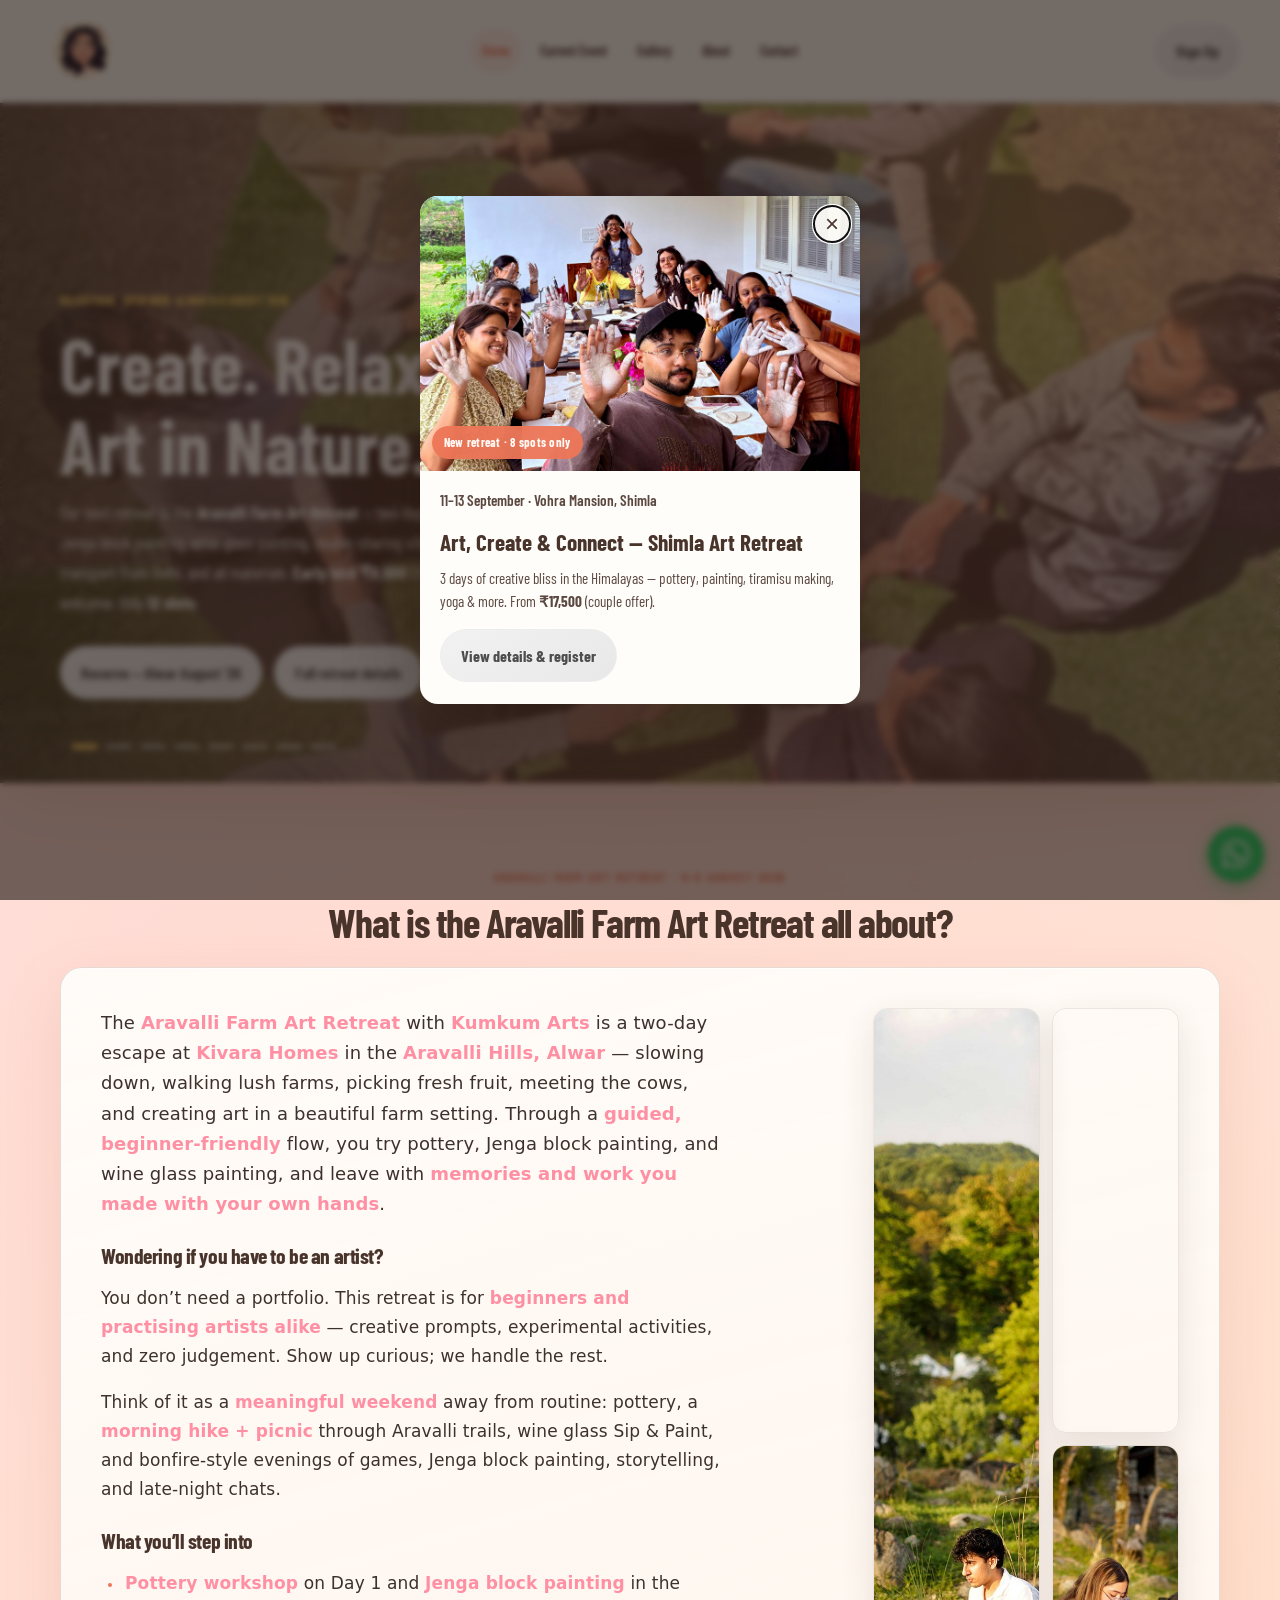
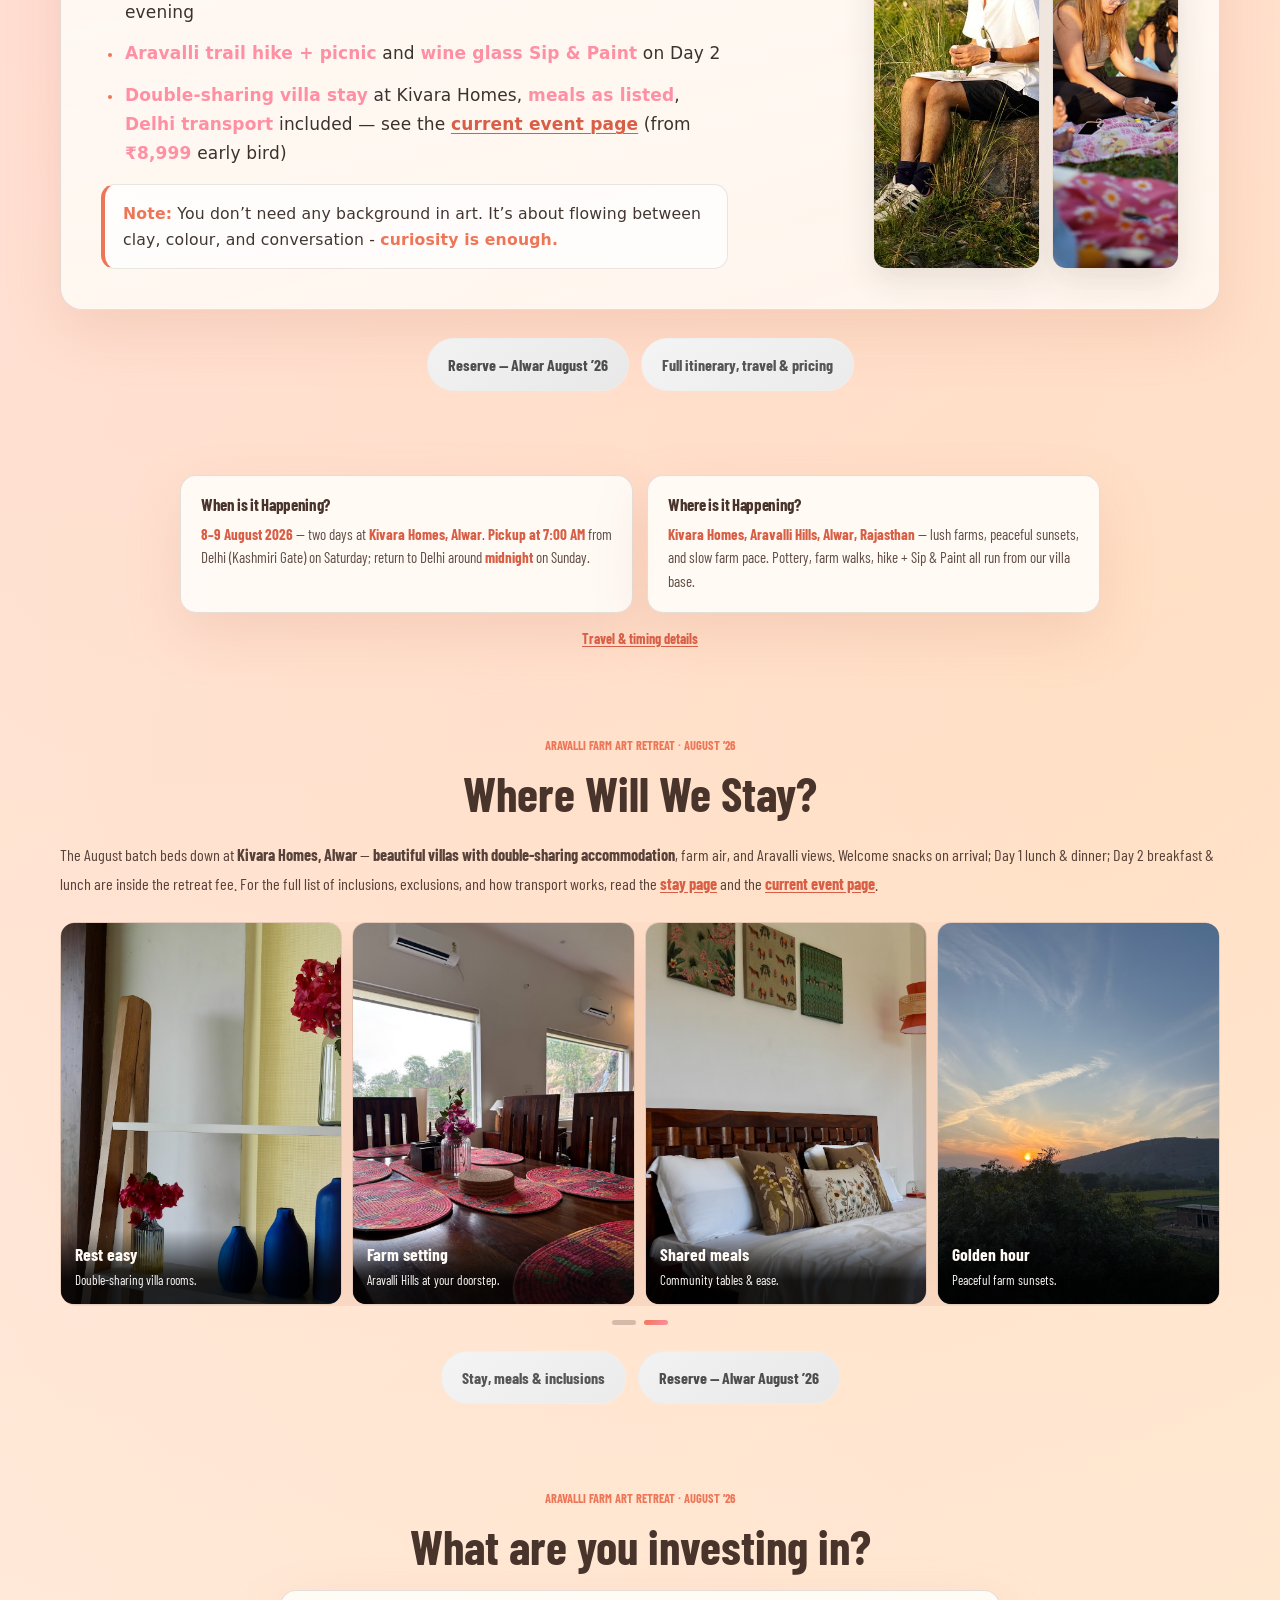
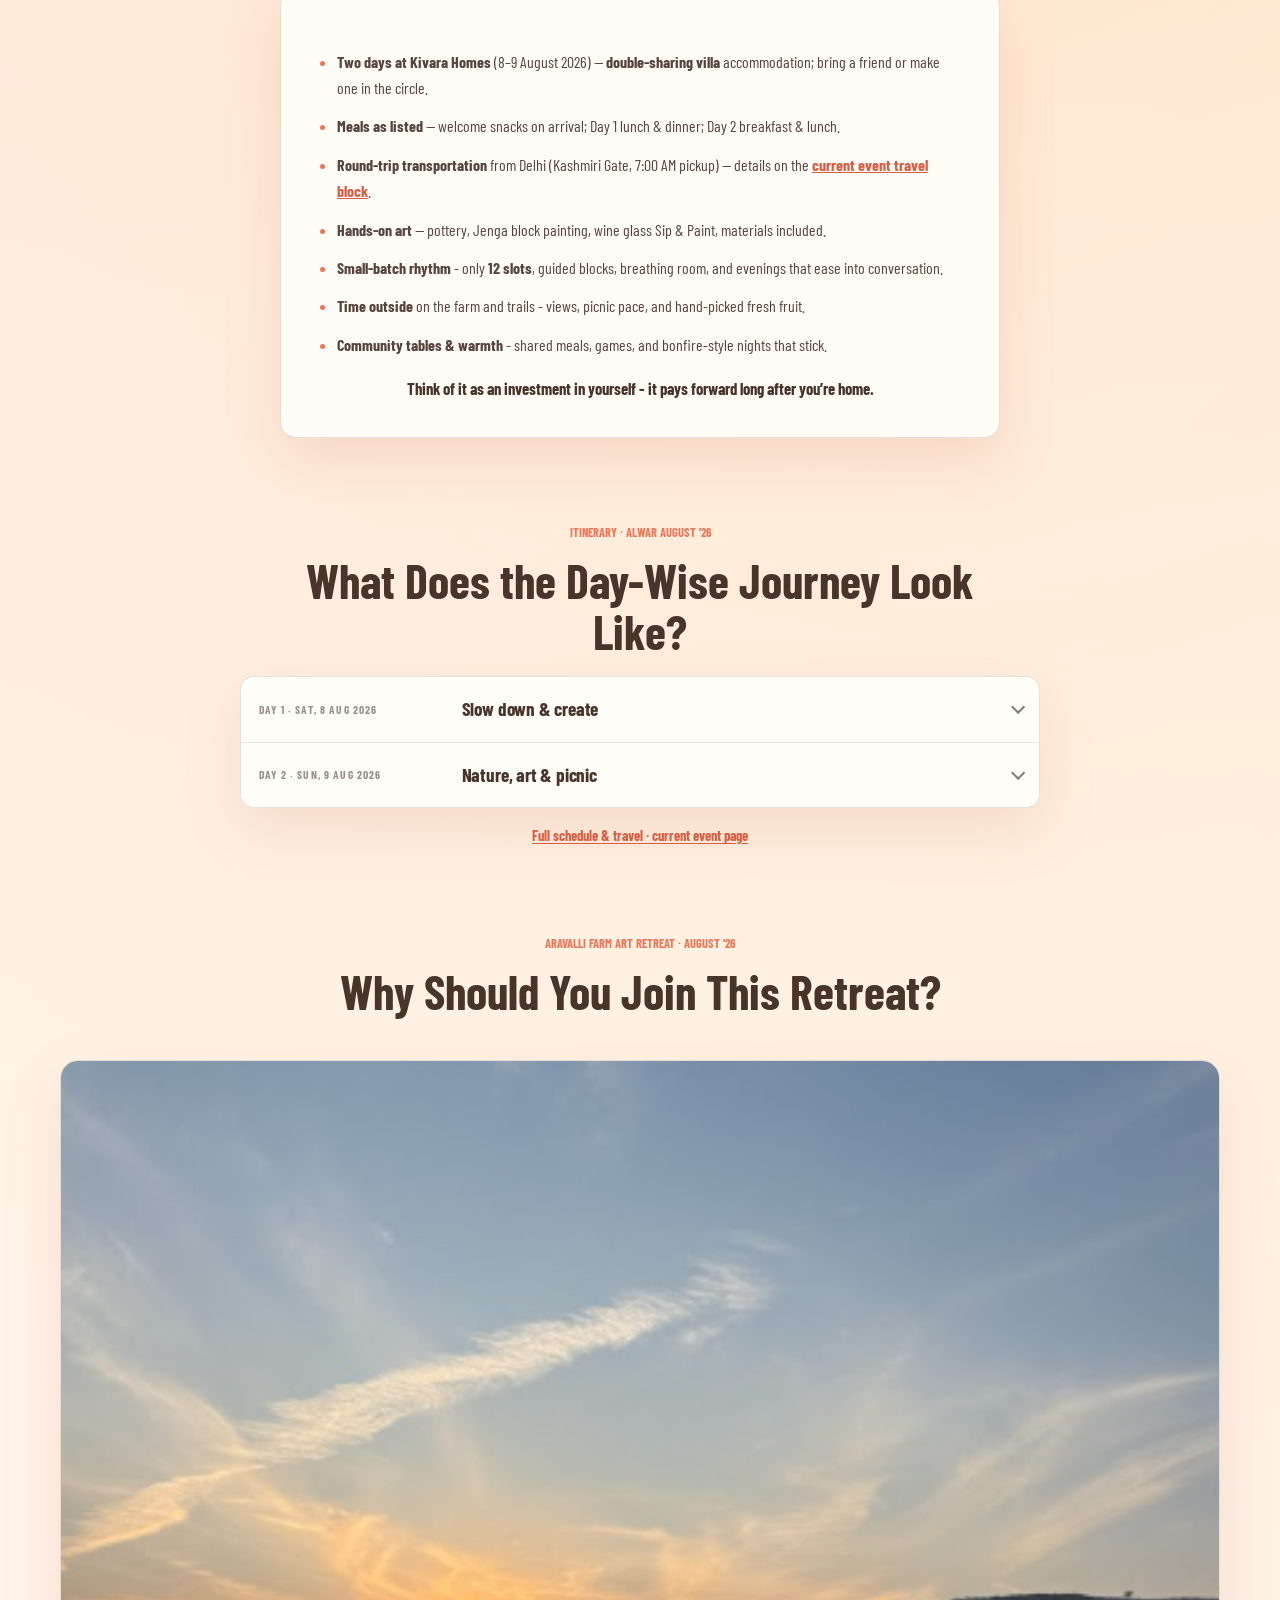
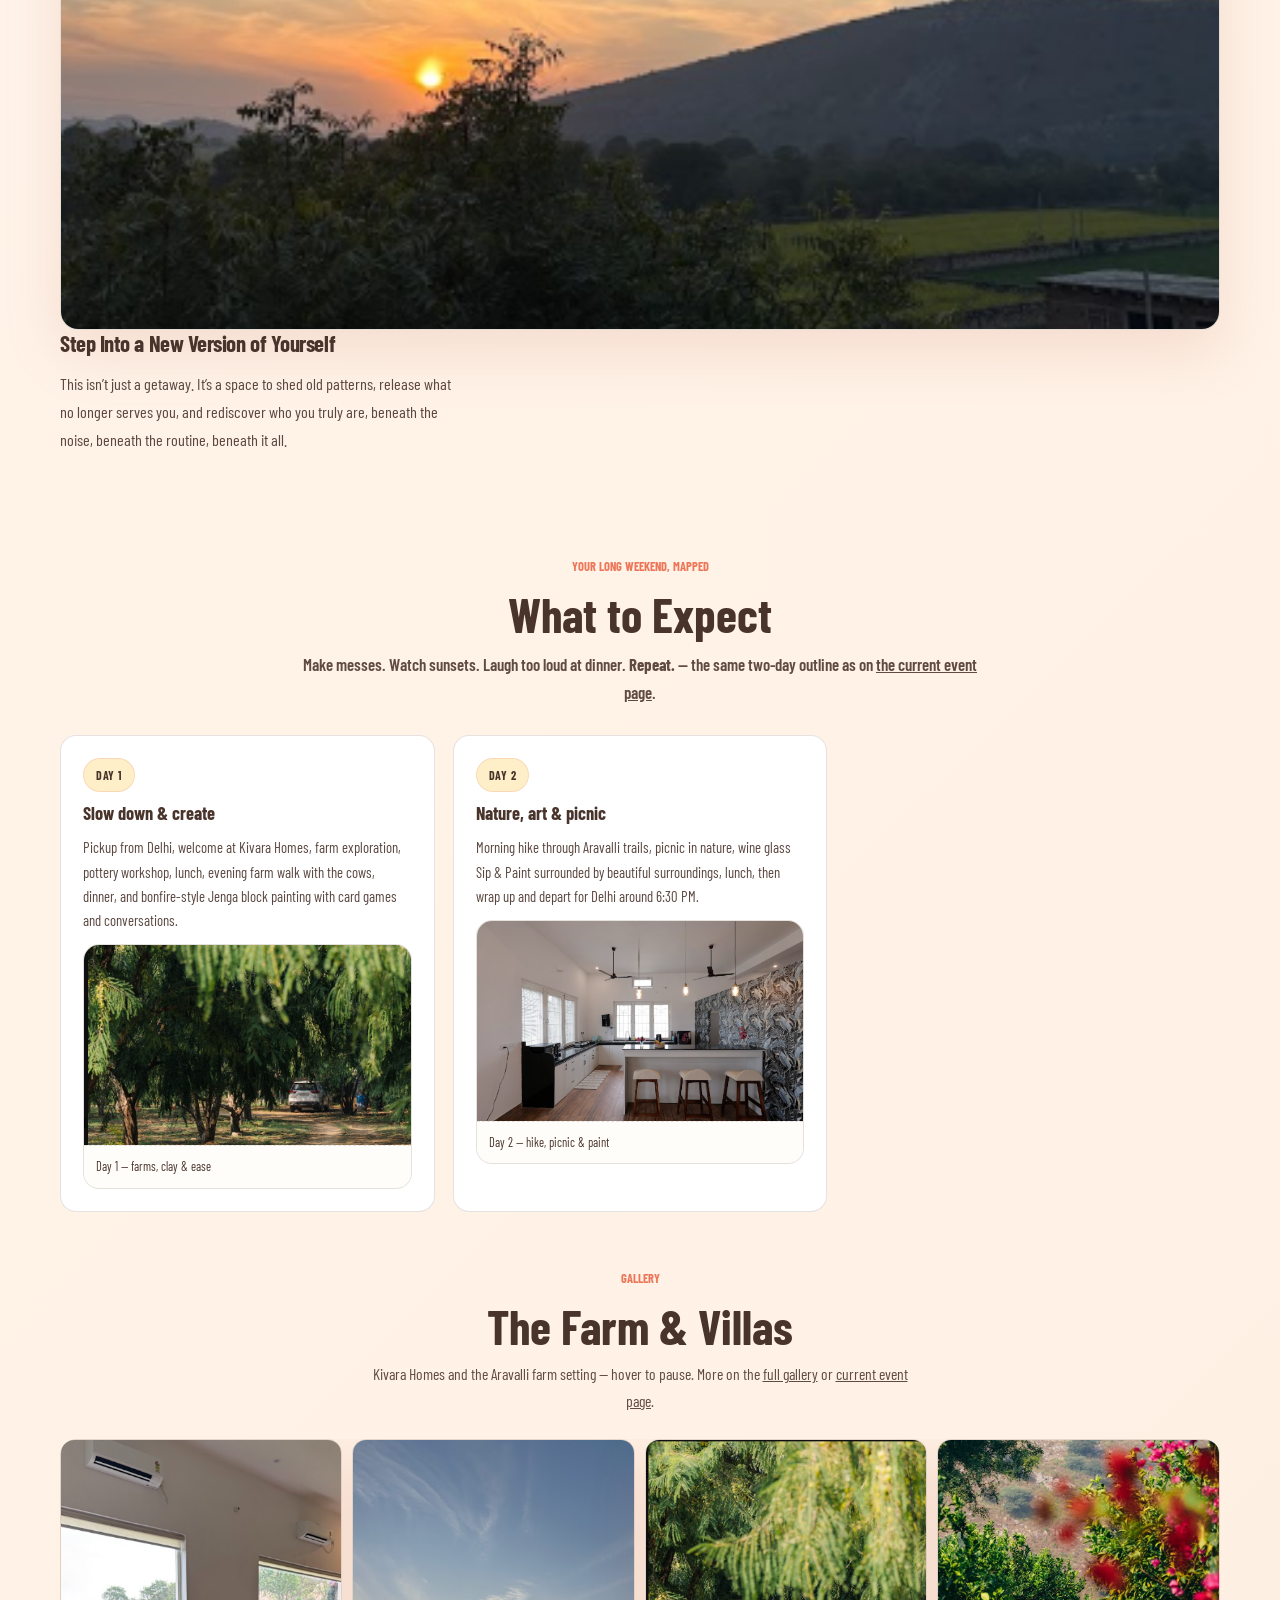
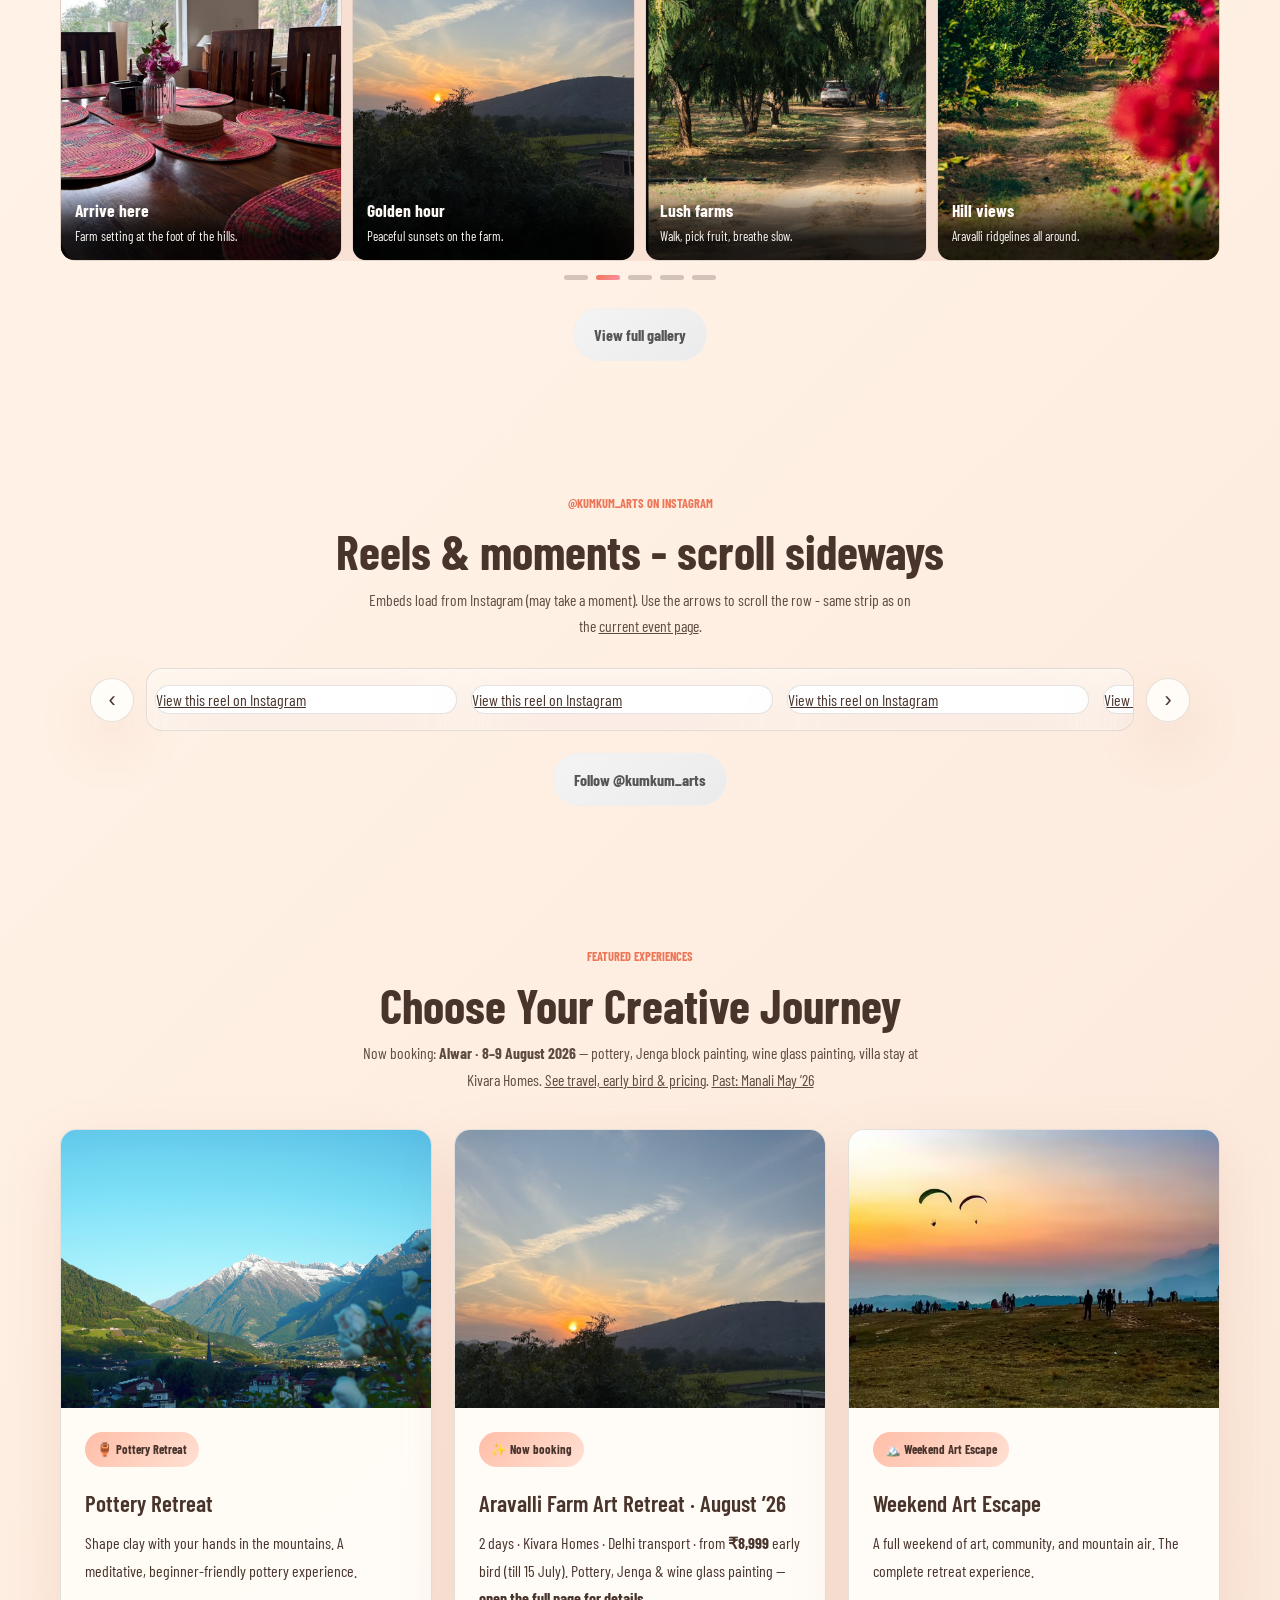
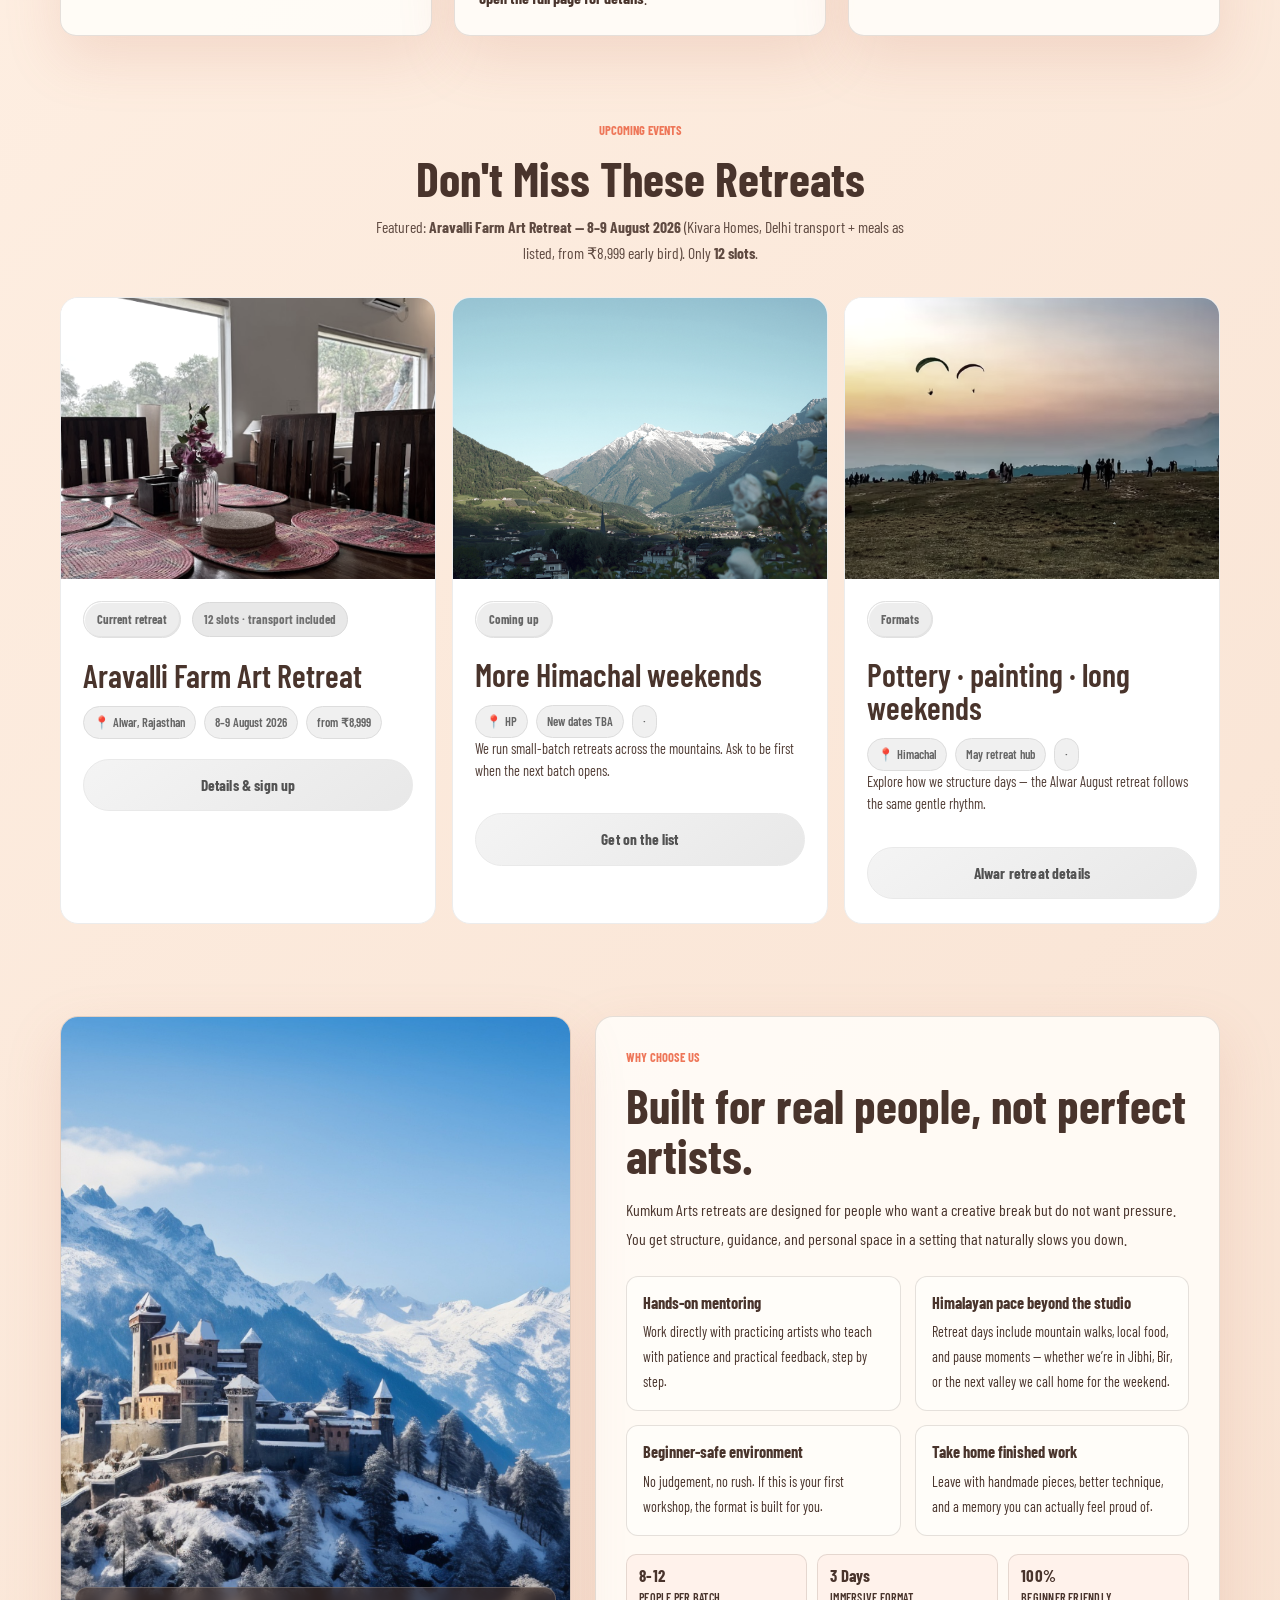
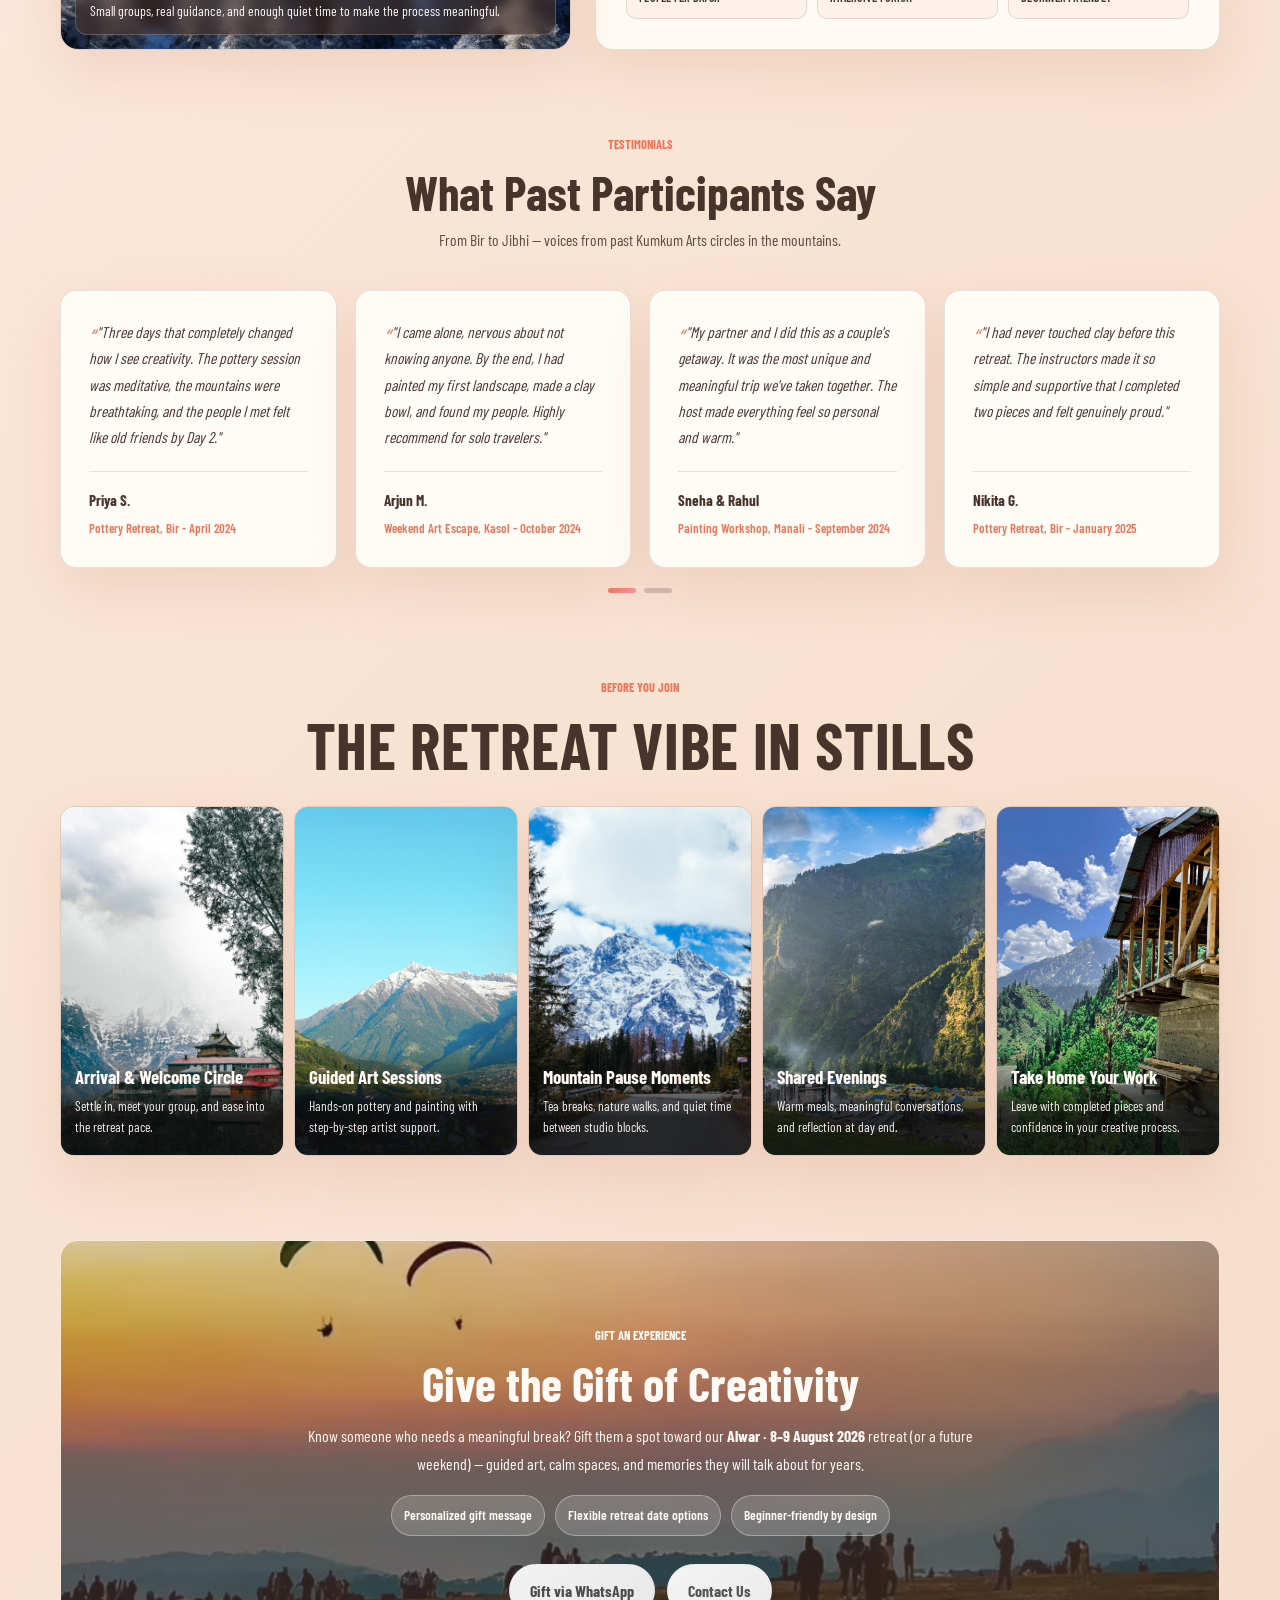
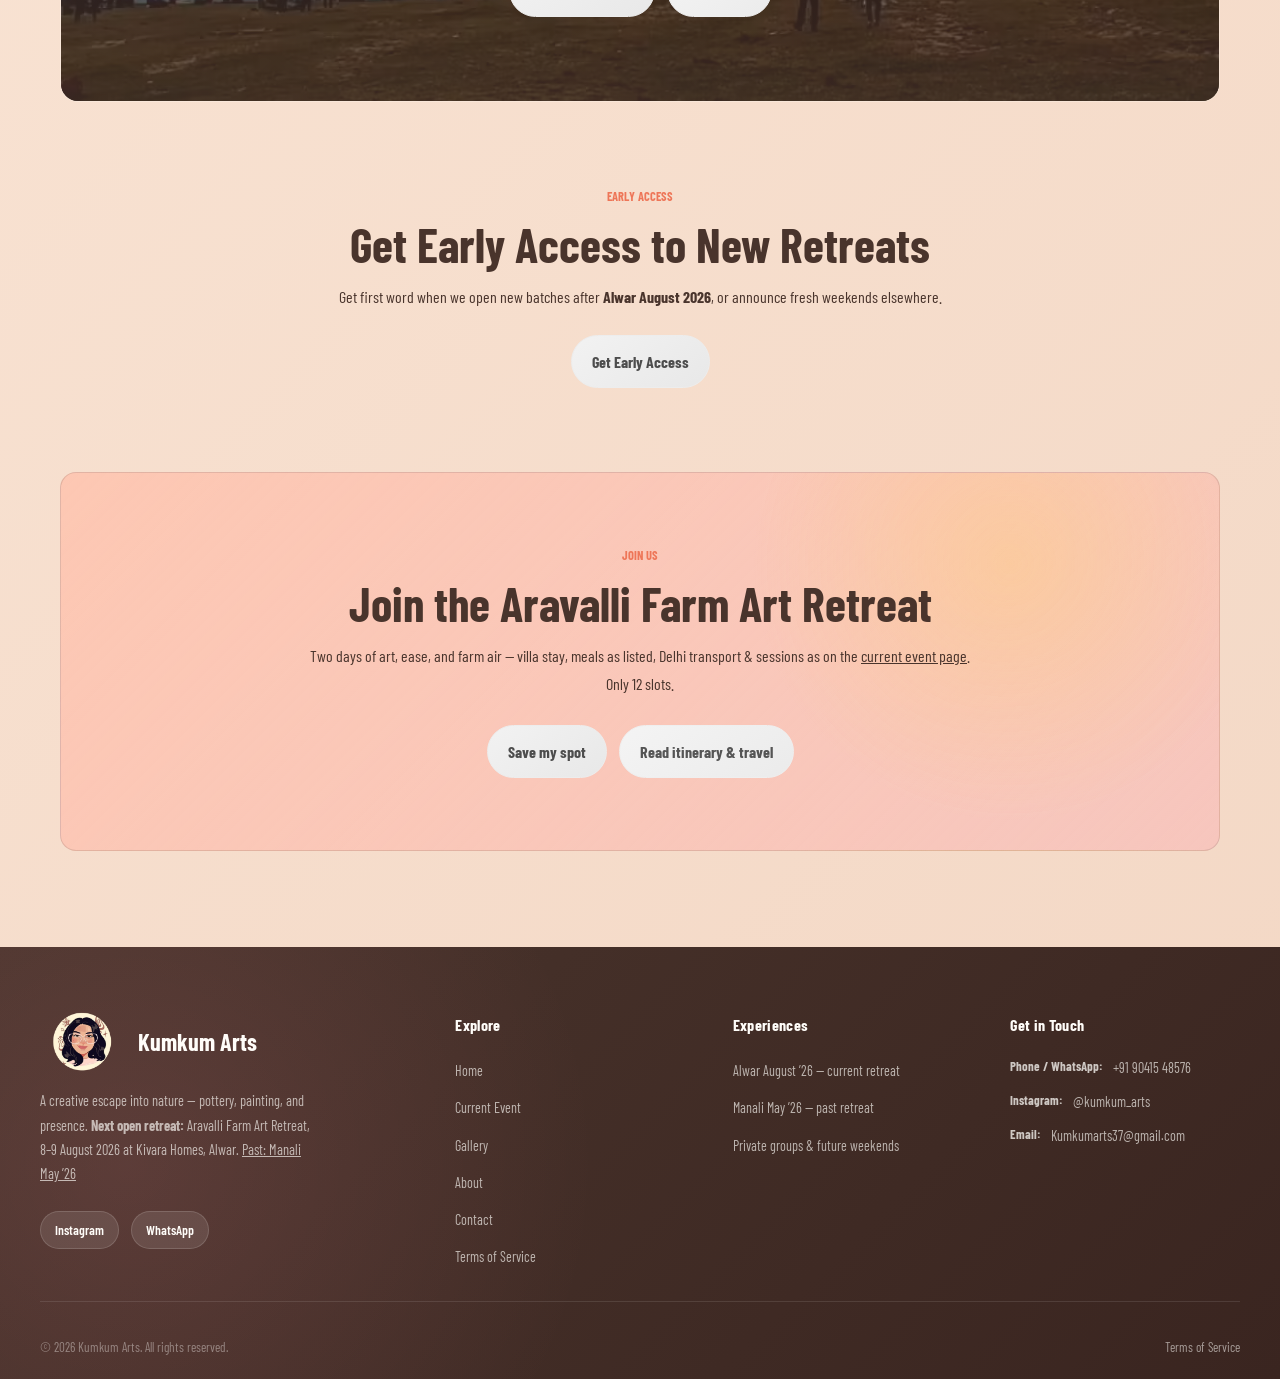
<file: index.html>
<!DOCTYPE html>
<html lang="en">
<head>
  <meta charset="UTF-8">
  <meta name="viewport" content="width=device-width, initial-scale=1.0">
  <title>Kumkum Arts — Aravalli Farm Art Retreat 8–9 August 2026 &amp; creative escapes</title>
  <meta name="description" content="Join Kumkum Arts at Kivara Homes, Alwar, 8–9 August 2026: 2 days of pottery, Jenga block painting, wine glass painting, villa stay, meals &amp; Delhi transport — from ₹8,999 early bird.">
  <link rel="stylesheet" href="styles.css">
</head>
<body>

  <!-- ============================================================
       HEADER
       ============================================================ -->
  <header class="site-header">
    <a class="brand" href="index.html" aria-label="Kumkum Arts home"><img src="Images/logo.png" alt="Kumkum Arts logo" class="brand-logo"></a>
    <button class="nav-toggle" aria-label="Open navigation" aria-expanded="false">☰</button>
    <nav class="site-nav" aria-label="Primary navigation">
      <a href="index.html">Home</a>
      <a href="pages/current-event.html">Current Event</a>
      <a href="pages/gallery.html">Gallery</a>
      <a href="pages/about.html">About</a>
      <a href="pages/contact.html">Contact</a>
    </nav>
    <a class="nav-button" href="pages/contact.html#contact-enquiry-form">Sign Up</a>
  </header>

  <main id="home">

    <!-- ============================================================
         TASK 4 - HERO SECTION (Requirements 1.1–1.4)
         ============================================================ -->
    <section class="hero hero-slider" aria-label="Art retreat introduction">
      <div class="hero-slides" aria-hidden="true">
        <!-- Event/ banner-only shots - reserved for this hero (not used in galleries / rotators) -->
        <img class="hero-slide is-active" src="Event/IMG_0251.JPG.jpeg" alt="">
        <img class="hero-slide" src="Event/IMG_0276.JPG.jpeg" alt="">
        <img class="hero-slide" src="Event/IMG_0369.JPG.jpeg" alt="">
        <img class="hero-slide" src="Event/IMG_0246.JPG.jpeg" alt="">
        <img class="hero-slide" src="Event/IMG_0136.JPG.jpeg" alt="">
        <img class="hero-slide" src="Event/IMG_0201.JPG.jpeg" alt="">
        <img class="hero-slide" src="Event/IMG_0229.JPG.jpeg" alt="">
        <img class="hero-slide" src="Event/IMG_0431.JPG.jpeg" alt="">
      </div>
      <div class="hero-overlay"></div>
      <div class="hero-copy">
        <p class="eyebrow">Rajasthan · Open now: Alwar 8–9 August 2026</p>
        <h1>Create. Relax. Experience Art in Nature.</h1>
        <p>Our next retreat is the <strong>Aravalli Farm Art Retreat</strong> — two days at <strong>Kivara Homes, Alwar</strong> with pottery, Jenga block painting, wine glass painting, double-sharing villa stay, meals as listed, round-trip transport from Delhi, and all materials. <strong>Early bird ₹8,999</strong> (till 15 July) · then ₹9,800. Beginners welcome. Only <strong>12 slots</strong>.</p>
        <div class="hero-actions">
          <a class="button button-primary" href="pages/contact.html#contact-enquiry-form">Reserve — Alwar August ’26</a>
          <a class="button button-secondary" href="pages/current-event.html">Full retreat details</a>
        </div>
      </div>
      <div class="hero-dots" aria-label="Hero image controls">
        <button class="is-active" type="button" data-slide-dot="0" aria-label="Show retreat image 1"></button>
        <button type="button" data-slide-dot="1" aria-label="Show retreat image 2"></button>
        <button type="button" data-slide-dot="2" aria-label="Show retreat image 3"></button>
        <button type="button" data-slide-dot="3" aria-label="Show retreat image 4"></button>
        <button type="button" data-slide-dot="4" aria-label="Show retreat image 5"></button>
        <button type="button" data-slide-dot="5" aria-label="Show retreat image 6"></button>
        <button type="button" data-slide-dot="6" aria-label="Show retreat image 7"></button>
        <button type="button" data-slide-dot="7" aria-label="Show retreat image 8"></button>
      </div>
    </section>

    <!-- Current open retreat: Alwar August '26 (copy aligned with pages/current-event.html) -->
    <section class="section home-manali-retreat-intro reveal-up" aria-labelledby="home-manali-retreat-heading">
      <header class="section-heading centered home-manali-retreat-header">
        <p class="eyebrow">Aravalli Farm Art Retreat · 8–9 August 2026</p>
        <h2 id="home-manali-retreat-heading">What is the Aravalli Farm Art Retreat all about?</h2>
      </header>
      <div class="home-manali-retreat-panel">
        <div class="home-manali-retreat-grid">
          <div class="home-manali-retreat-prose">
            <p class="home-manali-retreat-lead">
              The <strong>Aravalli Farm Art Retreat</strong> with <strong>Kumkum Arts</strong> is a two-day escape at <strong>Kivara Homes</strong> in the <strong>Aravalli Hills, Alwar</strong> — slowing down, walking lush farms, picking fresh fruit, meeting the cows, and creating art in a beautiful farm setting. Through a <strong>guided, beginner-friendly</strong> flow, you try pottery, Jenga block painting, and wine glass painting, and leave with <strong>memories and work you made with your own hands</strong>.
            </p>
            <h3 class="home-manali-retreat-subhead">Wondering if you have to be an artist?</h3>
            <p>
              You don’t need a portfolio. This retreat is for <strong>beginners and practising artists alike</strong> — creative prompts, experimental activities, and zero judgement. Show up curious; we handle the rest.
            </p>
            <p>
              Think of it as a <strong>meaningful weekend</strong> away from routine: pottery, a <strong>morning hike + picnic</strong> through Aravalli trails, wine glass Sip &amp; Paint, and bonfire-style evenings of games, Jenga block painting, storytelling, and late-night chats.
            </p>
            <h3 class="home-manali-retreat-subhead">What you’ll step into</h3>
            <ul class="home-manali-retreat-list">
              <li><strong>Pottery workshop</strong> on Day 1 and <strong>Jenga block painting</strong> in the evening</li>
              <li><strong>Aravalli trail hike + picnic</strong> and <strong>wine glass Sip &amp; Paint</strong> on Day 2</li>
              <li><strong>Double-sharing villa stay</strong> at Kivara Homes, <strong>meals as listed</strong>, <strong>Delhi transport</strong> included — see the <a href="pages/current-event.html">current event page</a> (from <strong>₹8,999</strong> early bird)</li>
            </ul>
            <p class="home-manali-retreat-note"><strong>Note:</strong> You don’t need any background in art. It’s about flowing between clay, colour, and conversation - <strong>curiosity is enough.</strong></p>
          </div>
          <div class="home-manali-retreat-visuals" data-manali-visual-rotate aria-label="Photos of Kivara Homes and the Aravalli farm">
            <figure class="home-manali-retreat-shot home-manali-retreat-shot--hero">
              <img src="property_images/our_farm/Screenshot%202026-07-06%20153109.png" alt="Sunset at Kivara Homes farm, Aravalli Hills" width="720" height="960" loading="eager" decoding="async" data-manali-rot-index="0">
            </figure>
            <figure class="home-manali-retreat-shot">
              <img src="property_images/Property/Screenshot%202026-07-06%20152849.png" alt="" width="560" height="420" loading="lazy" decoding="async" data-manali-rot-index="1">
            </figure>
            <figure class="home-manali-retreat-shot">
              <img src="property_images/our_farm/Screenshot%202026-07-06%20153129.png" alt="" width="560" height="420" loading="lazy" decoding="async" data-manali-rot-index="2">
            </figure>
          </div>
        </div>
      </div>
      <div class="home-manali-retreat-actions">
        <a class="button button-primary" href="pages/contact.html#contact-enquiry-form">Reserve — Alwar August ’26</a>
        <a class="button button-secondary" href="pages/current-event.html">Full itinerary, travel &amp; pricing</a>
      </div>
    </section>

    <!-- When & where - Alwar August '26 (short) -->
    <section class="section home-event-when-where reveal-up" aria-labelledby="home-when-where-title">
      <h2 id="home-when-where-title" class="sr-only">When and Where - Alwar August 2026 retreat</h2>
      <div class="home-event-when-where-inner">
        <article class="home-event-fact-card">
          <h3 class="home-event-fact-q">When is it Happening?</h3>
          <p class="home-event-fact-a"><strong>8–9 August 2026</strong> — two days at <strong>Kivara Homes, Alwar</strong>. <strong>Pickup at 7:00 AM</strong> from Delhi (Kashmiri Gate) on Saturday; return to Delhi around <strong>midnight</strong> on Sunday.</p>
        </article>
        <article class="home-event-fact-card">
          <h3 class="home-event-fact-q">Where is it Happening?</h3>
          <p class="home-event-fact-a"><strong>Kivara Homes, Aravalli Hills, Alwar, Rajasthan</strong> — lush farms, peaceful sunsets, and slow farm pace. Pottery, farm walks, hike + Sip &amp; Paint all run from our villa base.</p>
        </article>
      </div>
      <p class="home-event-when-where-foot"><a href="pages/current-event.html#travel-details">Travel &amp; timing details</a></p>
    </section>

    <!-- Where we stay - Alwar August '26 -->
    <section class="section home-stay-spotlight reveal-up" aria-labelledby="home-stay-heading">
      <div class="section-heading centered">
        <p class="eyebrow">Aravalli Farm Art Retreat · August ’26</p>
        <h2 id="home-stay-heading">Where Will We Stay?</h2>
      </div>
      <p class="home-stay-intro">
        The August batch beds down at <strong>Kivara Homes, Alwar</strong> — <strong>beautiful villas with double-sharing accommodation</strong>, farm air, and Aravalli views. Welcome snacks on arrival; Day 1 lunch &amp; dinner; Day 2 breakfast &amp; lunch are inside the retreat fee. For the full list of inclusions, exclusions, and how transport works, read the <a href="pages/stay.html">stay page</a> and the <a href="pages/current-event.html">current event page</a>.
      </p>
      <div class="home-gallery-carousel home-stay-gallery" aria-label="Photos of Kivara Homes, Alwar" aria-live="polite">
        <div class="home-gallery-viewport">
          <div class="home-gallery-track" data-home-gallery-track>
            <article class="home-gallery-card">
              <img src="property_images/Property/Screenshot%202026-07-06%20152849.png" alt="Kivara Homes villa living room" width="600" height="450" loading="eager" decoding="async">
              <div class="home-gallery-overlay"><strong>Villa living</strong><p>Colourful, comfortable spaces.</p></div>
            </article>
            <article class="home-gallery-card">
              <img src="property_images/Property/Screenshot%202026-07-06%20152926.png" alt="Bedroom at Kivara Homes" width="600" height="450" loading="lazy" decoding="async">
              <div class="home-gallery-overlay"><strong>Rest easy</strong><p>Double-sharing villa rooms.</p></div>
            </article>
            <article class="home-gallery-card">
              <img src="property_images/Property/Screenshot%202026-07-06%20152905.png" alt="Kivara Homes property exterior" width="600" height="450" loading="lazy" decoding="async">
              <div class="home-gallery-overlay"><strong>Farm setting</strong><p>Aravalli Hills at your doorstep.</p></div>
            </article>
            <article class="home-gallery-card">
              <img src="property_images/Property/Screenshot%202026-07-06%20152937.png" alt="Dining area at Kivara Homes" width="600" height="450" loading="lazy" decoding="async">
              <div class="home-gallery-overlay"><strong>Shared meals</strong><p>Community tables &amp; ease.</p></div>
            </article>
            <article class="home-gallery-card">
              <img src="property_images/our_farm/Screenshot%202026-07-06%20153109.png" alt="Sunset over the farm at Kivara Homes" width="600" height="450" loading="lazy" decoding="async">
              <div class="home-gallery-overlay"><strong>Golden hour</strong><p>Peaceful farm sunsets.</p></div>
            </article>
          </div>
        </div>
        <div class="home-gallery-dots" aria-label="Stay photo carousel controls"></div>
      </div>
      <div class="home-stay-spotlight-cta">
        <a class="button button-secondary" href="pages/stay.html">Stay, meals &amp; inclusions</a>
        <a class="button button-primary" href="pages/contact.html#contact-enquiry-form">Reserve — Alwar August ’26</a>
      </div>
    </section>

    <section class="section home-investment reveal-up" aria-labelledby="home-investment-heading">
      <div class="section-heading centered">
        <p class="eyebrow">Aravalli Farm Art Retreat · August ’26</p>
        <h2 id="home-investment-heading">What are you investing in?</h2>
      </div>
      <div class="info-panel home-investment-panel">
        <ul class="home-investment-list">
          <li><strong>Two days at Kivara Homes</strong> (8–9 August 2026) — <strong>double-sharing villa</strong> accommodation; bring a friend or make one in the circle.</li>
          <li><strong>Meals as listed</strong> — welcome snacks on arrival; Day 1 lunch &amp; dinner; Day 2 breakfast &amp; lunch.</li>
          <li><strong>Round-trip transportation</strong> from Delhi (Kashmiri Gate, 7:00 AM pickup) — details on the <a href="pages/current-event.html#travel-details">current event travel block</a>.</li>
          <li><strong>Hands-on art</strong> — pottery, Jenga block painting, wine glass Sip &amp; Paint, materials included.</li>
          <li><strong>Small-batch rhythm</strong> - only <strong>12 slots</strong>, guided blocks, breathing room, and evenings that ease into conversation.</li>
          <li><strong>Time outside</strong> on the farm and trails - views, picnic pace, and hand-picked fresh fruit.</li>
          <li><strong>Community tables &amp; warmth</strong> - shared meals, games, and bonfire-style nights that stick.</li>
        </ul>
        <p class="home-investment-close">Think of it as an investment in yourself - it pays forward long after you’re home.</p>
      </div>
    </section>

    <section class="section home-daywise-journey reveal-up" aria-labelledby="home-daywise-heading">
      <div class="section-heading centered">
        <p class="eyebrow">Itinerary · Alwar August ’26</p>
        <h2 id="home-daywise-heading">What Does the Day-Wise Journey Look Like?</h2>
      </div>
      <div class="home-journey-accordion">
        <details class="home-journey-row">
          <summary class="home-journey-summary">
            <span class="home-journey-date">Day 1 · Sat, 8 Aug 2026</span>
            <span class="home-journey-title">Slow down &amp; create</span>
            <span class="home-journey-chevron" aria-hidden="true"></span>
          </summary>
          <div class="home-journey-panel">
            <p>7:00 AM pickup from Delhi. Welcome snacks, check-in, introduction circle, farm exploration, pottery workshop, lunch, free time, evening farm walk with the cows, dinner, and bonfire-style Jenga block painting with card games and conversations.</p>
          </div>
        </details>
        <details class="home-journey-row">
          <summary class="home-journey-summary">
            <span class="home-journey-date">Day 2 · Sun, 9 Aug 2026</span>
            <span class="home-journey-title">Nature, art &amp; picnic</span>
            <span class="home-journey-chevron" aria-hidden="true"></span>
          </summary>
          <div class="home-journey-panel">
            <p>Breakfast, morning hike through Aravalli trails, picnic in nature, wine glass Sip &amp; Paint, lunch, wrap up and depart around 6:30 PM. Expected arrival back in Delhi around midnight.</p>
          </div>
        </details>
      </div>
      <p class="home-journey-foot"><a href="pages/current-event.html#ce-daywise-heading">Full schedule &amp; travel · current event page</a></p>
    </section>

    <section class="section home-why-retreat reveal-up" aria-labelledby="home-why-heading">
      <div class="section-heading centered">
        <p class="eyebrow">Aravalli Farm Art Retreat · August ’26</p>
        <h2 id="home-why-heading">Why Should You Join This Retreat?</h2>
      </div>
        <div class="home-why-media">
          <figure class="home-why-figure">
            <img class="home-why-rot-img" src="property_images/our_farm/Screenshot%202026-07-06%20153109.png" alt="Sunset at Kivara Homes farm" width="720" height="540" loading="lazy" decoding="async" data-home-why-rot-img>
          </figure>
        </div>
        <div class="home-why-copy-column">
          <div class="home-why-copy-area">
            <div class="home-why-slide is-active" data-home-why-slide data-home-why-image="property_images/our_farm/Screenshot%202026-07-06%20153109.png">
              <h3>Step Into a New Version of Yourself</h3>
              <p>This isn’t just a getaway. It’s a space to shed old patterns, release what no longer serves you, and rediscover who you truly are, beneath the noise, beneath the routine, beneath it all.</p>
            </div>
            <div class="home-why-slide" data-home-why-slide data-home-why-image="property_images/Property/Screenshot%202026-07-06%20152849.png">
              <h3>An Experience Crafted With Intention</h3>
              <p>Nothing here is accidental. With only 12 spots and close attention to every detail, each session and each moment is thoughtfully designed around your personal journey.</p>
            </div>
            <div class="home-why-slide" data-home-why-slide data-home-why-image="property_images/our_farm/Screenshot%202026-07-06%20153129.png">
              <h3>Leave With More Than Memories</h3>
              <p>From pottery to wine glass painting, you’ll leave with pieces you made and a slower pace you can carry home. Because the real magic is that the calm doesn’t end when the retreat does.</p>
            </div>
            <div class="home-why-slide" data-home-why-slide data-home-why-image="property_images/more_images/Screenshot%202026-07-06%20153245.png">
              <h3>A Safe Space to Feel, Reflect, and Connect</h3>
              <p>Held in the embrace of nature and in the company of like-hearted souls, this retreat offers something increasingly rare: a gentle, judgment-free space to slow down, go inward, and reconnect with yourself and others. No performance. No pressure. Just you.</p>
            </div>
          </div>
          <div class="home-why-dots" aria-label="Reasons to join - choose a slide"></div>
        </div>
      </div>
    </section>

    <!-- From pages/current-event.html - What to Expect, Gallery, Reels -->
    <section class="section ce-section ce-itinerary reveal-up" aria-labelledby="home-ce-expect-heading">
      <div class="section-heading centered reveal-up">
        <p class="eyebrow">Your long weekend, mapped</p>
        <h2 id="home-ce-expect-heading">What to Expect</h2>
        <p class="ce-section-lead ce-section-lead-loud">Make messes. Watch sunsets. Laugh too loud at dinner. <strong>Repeat.</strong> — the same two-day outline as on <a href="pages/current-event.html#ce-daywise-heading">the current event page</a>.</p>
      </div>
      <div class="ce-itinerary-grid">
        <article class="ce-day-card reveal-up ce-stagger-1">
          <span class="ce-day-badge" aria-hidden="true">Day 1</span>
          <h3>Slow down &amp; create</h3>
          <p>Pickup from Delhi, welcome at Kivara Homes, farm exploration, pottery workshop, lunch, evening farm walk with the cows, dinner, and bonfire-style Jenga block painting with card games and conversations.</p>
          <figure class="ce-figure ce-figure-small ce-figure-placeholder">
            <img src="property_images/our_farm/Screenshot%202026-07-06%20153119.png" alt="Farm at Kivara Homes" width="400" height="240">
            <figcaption class="ce-figure-caption">Day 1 — farms, clay &amp; ease</figcaption>
          </figure>
        </article>
        <article class="ce-day-card reveal-up ce-stagger-2">
          <span class="ce-day-badge" aria-hidden="true">Day 2</span>
          <h3>Nature, art &amp; picnic</h3>
          <p>Morning hike through Aravalli trails, picnic in nature, wine glass Sip &amp; Paint surrounded by beautiful surroundings, lunch, then wrap up and depart for Delhi around 6:30 PM.</p>
          <figure class="ce-figure ce-figure-small ce-figure-placeholder">
            <img src="property_images/more_images/Screenshot%202026-07-06%20153245.png" alt="Aravalli hills near the retreat" width="400" height="240">
            <figcaption class="ce-figure-caption">Day 2 — hike, picnic &amp; paint</figcaption>
          </figure>
        </article>
      </div>
    </section>

    <section class="section ce-section gallery-section reveal-up" aria-labelledby="home-ce-gallery-heading">
      <div class="section-heading centered">
        <p class="eyebrow">Gallery</p>
        <h2 id="home-ce-gallery-heading">The Farm &amp; Villas</h2>
        <p class="ce-section-lead" style="max-width:560px;margin-inline:auto;">Kivara Homes and the Aravalli farm setting — hover to pause. More on the <a href="pages/gallery.html">full gallery</a> or <a href="pages/current-event.html#ce-retreat-moments-heading">current event page</a>.</p>
      </div>
      <div class="home-gallery-carousel" aria-label="Kivara Homes and farm photo carousel" aria-live="polite">
        <div class="home-gallery-viewport">
          <div class="home-gallery-track" data-home-gallery-track>
            <article class="home-gallery-card">
              <img src="property_images/Property/Screenshot%202026-07-06%20152849.png" alt="Living room at Kivara Homes villa" width="600" height="450" loading="eager" decoding="async">
              <div class="home-gallery-overlay"><strong>Villa living</strong><p>Warm, colourful spaces to unwind.</p></div>
            </article>
            <article class="home-gallery-card">
              <img src="property_images/Property/Screenshot%202026-07-06%20152905.png" alt="Kivara Homes property exterior" width="600" height="450" loading="lazy" decoding="async">
              <div class="home-gallery-overlay"><strong>Arrive here</strong><p>Farm setting at the foot of the hills.</p></div>
            </article>
            <article class="home-gallery-card">
              <img src="property_images/our_farm/Screenshot%202026-07-06%20153109.png" alt="Sunset over the Aravalli farm" width="600" height="450" loading="lazy" decoding="async">
              <div class="home-gallery-overlay"><strong>Golden hour</strong><p>Peaceful sunsets on the farm.</p></div>
            </article>
            <article class="home-gallery-card">
              <img src="property_images/our_farm/Screenshot%202026-07-06%20153119.png" alt="Farm fields at Kivara Homes" width="600" height="450" loading="lazy" decoding="async">
              <div class="home-gallery-overlay"><strong>Lush farms</strong><p>Walk, pick fruit, breathe slow.</p></div>
            </article>
            <article class="home-gallery-card">
              <img src="property_images/our_farm/Screenshot%202026-07-06%20153129.png" alt="Farm landscape with Aravalli hills" width="600" height="450" loading="lazy" decoding="async">
              <div class="home-gallery-overlay"><strong>Hill views</strong><p>Aravalli ridgelines all around.</p></div>
            </article>
            <article class="home-gallery-card">
              <img src="property_images/more_images/Screenshot%202026-07-06%20153245.png" alt="Aravalli hills landscape" width="600" height="450" loading="lazy" decoding="async">
              <div class="home-gallery-overlay"><strong>Trail day</strong><p>Morning hike through the Aravallis.</p></div>
            </article>
            <article class="home-gallery-card">
              <img src="property_images/more_images/Screenshot%202026-07-06%20153306.png" alt="Scenic view from the property" width="600" height="450" loading="lazy" decoding="async">
              <div class="home-gallery-overlay"><strong>Sip &amp; Paint views</strong><p>Paint surrounded by beauty.</p></div>
            </article>
            <article class="home-gallery-card">
              <img src="property_images/Property/Screenshot%202026-07-06%20152926.png" alt="Bedroom at Kivara Homes" width="600" height="450" loading="lazy" decoding="async">
              <div class="home-gallery-overlay"><strong>Rest easy</strong><p>Double-sharing villa rooms.</p></div>
            </article>
          </div>
        </div>
        <div class="home-gallery-dots" aria-label="Gallery carousel controls"></div>
      </div>
      <div style="text-align:center; margin-top:28px;">
        <a class="button button-secondary" href="pages/gallery.html">View full gallery</a>
      </div>
    </section>

    <section class="section instagram-scroller-section reveal-up" aria-labelledby="home-ce-reels-heading">
      <div class="section-heading centered">
        <p class="eyebrow">@kumkum_arts on Instagram</p>
        <h2 id="home-ce-reels-heading">Reels &amp; moments - scroll sideways</h2>
        <p class="ce-section-lead" style="max-width:560px;margin-inline:auto;">Embeds load from Instagram (may take a moment). Use the arrows to scroll the row - same strip as on the <a href="pages/current-event.html#instagram-heading">current event page</a>.</p>
      </div>
      <div class="ig-scroller-wrap">
        <button type="button" class="ig-scroll-btn ig-scroll-prev" aria-label="Scroll Instagram strip left">&#8249;</button>
        <div class="ig-scroller-viewport" data-ig-scroller tabindex="0">
          <div class="ig-scroller-track">
            <div class="ig-embed-slot">
              <blockquote class="instagram-media" data-instgrm-permalink="https://www.instagram.com/reel/DYRuGCRybH3/" data-instgrm-version="14">
                <a href="https://www.instagram.com/reel/DYRuGCRybH3/" target="_blank" rel="noopener noreferrer">View this reel on Instagram</a>
              </blockquote>
            </div>
            <div class="ig-embed-slot">
              <blockquote class="instagram-media" data-instgrm-permalink="https://www.instagram.com/reel/DXyR3FryYcs/" data-instgrm-version="14">
                <a href="https://www.instagram.com/reel/DXyR3FryYcs/" target="_blank" rel="noopener noreferrer">View this reel on Instagram</a>
              </blockquote>
            </div>
            <div class="ig-embed-slot">
              <blockquote class="instagram-media" data-instgrm-permalink="https://www.instagram.com/reel/DXJypULFvMM/" data-instgrm-version="14">
                <a href="https://www.instagram.com/reel/DXJypULFvMM/" target="_blank" rel="noopener noreferrer">View this reel on Instagram</a>
              </blockquote>
            </div>
            <div class="ig-embed-slot">
              <blockquote class="instagram-media" data-instgrm-permalink="https://www.instagram.com/reel/DVpwx_sEuqL/" data-instgrm-version="14">
                <a href="https://www.instagram.com/reel/DVpwx_sEuqL/" target="_blank" rel="noopener noreferrer">View this reel on Instagram</a>
              </blockquote>
            </div>
            <div class="ig-embed-slot">
              <blockquote class="instagram-media" data-instgrm-permalink="https://www.instagram.com/reel/DVIgYBokryV/" data-instgrm-version="14">
                <a href="https://www.instagram.com/reel/DVIgYBokryV/" target="_blank" rel="noopener noreferrer">View this reel on Instagram</a>
              </blockquote>
            </div>
            <div class="ig-embed-slot">
              <blockquote class="instagram-media" data-instgrm-permalink="https://www.instagram.com/reel/DU0rLYDEhan/" data-instgrm-version="14">
                <a href="https://www.instagram.com/reel/DU0rLYDEhan/" target="_blank" rel="noopener noreferrer">View this reel on Instagram</a>
              </blockquote>
            </div>
            <div class="ig-embed-slot">
              <blockquote class="instagram-media" data-instgrm-permalink="https://www.instagram.com/reel/DUYWdkciENy/" data-instgrm-version="14">
                <a href="https://www.instagram.com/reel/DUYWdkciENy/" target="_blank" rel="noopener noreferrer">View this reel on Instagram</a>
              </blockquote>
            </div>
            <div class="ig-embed-slot">
              <blockquote class="instagram-media" data-instgrm-permalink="https://www.instagram.com/reel/DSkYUe3Er5u/" data-instgrm-version="14">
                <a href="https://www.instagram.com/reel/DSkYUe3Er5u/" target="_blank" rel="noopener noreferrer">View this reel on Instagram</a>
              </blockquote>
            </div>
            <div class="ig-embed-slot">
              <blockquote class="instagram-media" data-instgrm-permalink="https://www.instagram.com/p/DQ_0WerEmuj/" data-instgrm-version="14">
                <a href="https://www.instagram.com/p/DQ_0WerEmuj/" target="_blank" rel="noopener noreferrer">View this post on Instagram</a>
              </blockquote>
            </div>
            <div class="ig-embed-slot">
              <blockquote class="instagram-media" data-instgrm-permalink="https://www.instagram.com/reel/DQt-o1yEhgU/" data-instgrm-version="14">
                <a href="https://www.instagram.com/reel/DQt-o1yEhgU/" target="_blank" rel="noopener noreferrer">View this reel on Instagram</a>
              </blockquote>
            </div>
            <div class="ig-embed-slot">
              <blockquote class="instagram-media" data-instgrm-permalink="https://www.instagram.com/reel/DNvWI4-ZHQC/" data-instgrm-version="14">
                <a href="https://www.instagram.com/reel/DNvWI4-ZHQC/" target="_blank" rel="noopener noreferrer">View this reel on Instagram</a>
              </blockquote>
            </div>
          </div>
        </div>
        <button type="button" class="ig-scroll-btn ig-scroll-next" aria-label="Scroll Instagram strip right">&#8250;</button>
      </div>
      <p class="ig-scroller-foot">
        <a class="button button-secondary" href="https://www.instagram.com/kumkum_arts?utm_source=ig_web_button_share_sheet&amp;igsh=ZDNlZDc0MzIxNw==" target="_blank" rel="noopener noreferrer">Follow @kumkum_arts</a>
      </p>
    </section>

    <!-- ============================================================
         TASK 5 - FEATURED EXPERIENCES (Requirements 2.1–2.3)
         ============================================================ -->
    <section class="section featured-experiences" aria-labelledby="featured-heading">
      <div class="section-heading centered">
        <p class="eyebrow">Featured Experiences</p>
        <h2 id="featured-heading">Choose Your Creative Journey</h2>
        <p class="ce-section-lead" style="max-width:560px;margin-inline:auto;">Now booking: <strong>Alwar · 8–9 August 2026</strong> — pottery, Jenga block painting, wine glass painting, villa stay at Kivara Homes. <a href="pages/current-event.html">See travel, early bird &amp; pricing</a>. <a href="pages/past-retreat-manali-2026.html">Past: Manali May ’26</a></p>
      </div>
      <div class="event-grid">

        <a class="event-card-link" href="pages/contact.html" aria-label="Pottery Retreat - contact us">
          <article class="event-card" data-type="pottery">
            <img src="Images/19777.jpg" alt="Clay and pottery workshop in the mountains">
            <div class="event-card-body">
              <span class="event-tag">🏺 Pottery Retreat</span>
              <h3>Pottery Retreat</h3>
              <p>Shape clay with your hands in the mountains. A meditative, beginner-friendly pottery experience.</p>
            </div>
          </article>
        </a>

        <a class="event-card-link" href="pages/current-event.html" aria-label="Current retreat - Aravalli Farm Art Retreat, 8-9 August 2026">
          <article class="event-card" data-type="painting">
            <img src="property_images/our_farm/Screenshot%202026-07-06%20153109.png" alt="Aravalli Farm Art Retreat at Kivara Homes">
            <div class="event-card-body">
              <span class="event-tag">✨ Now booking</span>
              <h3>Aravalli Farm Art Retreat · August ’26</h3>
              <p>2 days · Kivara Homes · Delhi transport · from <strong>₹8,999</strong> early bird (till 15 July). Pottery, Jenga &amp; wine glass painting — <strong>open the full page for details</strong>.</p>
            </div>
          </article>
        </a>

        <a class="event-card-link" href="pages/contact.html" aria-label="Weekend Art Escape - contact us">
          <article class="event-card" data-type="escape">
            <img src="Images/Bir-Billing.avif" alt="Weekend art escape in the Himalayas">
            <div class="event-card-body">
              <span class="event-tag">🏔️ Weekend Art Escape</span>
              <h3>Weekend Art Escape</h3>
              <p>A full weekend of art, community, and mountain air. The complete retreat experience.</p>
            </div>
          </article>
        </a>

      </div>
    </section>

    <!-- ============================================================
         TASK 6 - UPCOMING EVENTS (Requirements 3.1–3.4)
         ============================================================ -->
    <section class="section upcoming-events" aria-labelledby="upcoming-heading">
      <div class="section-heading centered">
        <p class="eyebrow">Upcoming Events</p>
        <h2 id="upcoming-heading">Don't Miss These Retreats</h2>
        <p class="ce-section-lead" style="max-width:560px;margin-inline:auto;">Featured: <strong>Aravalli Farm Art Retreat — 8–9 August 2026</strong> (Kivara Homes, Delhi transport + meals as listed, from ₹8,999 early bird). Only <strong>12 slots</strong>.</p>
      </div>
      <div class="upcoming-events-carousel">
        <div class="upcoming-events-viewport">
          <div class="event-grid upcoming-events-track">

            <article class="event-card" id="current-alwar-aug-2026" data-type="escape" data-location="alwar" data-duration="2">
              <img src="property_images/Property/Screenshot%202026-07-06%20152905.png" alt="Aravalli Farm Art Retreat at Kivara Homes, Alwar">
              <div class="event-card-body">
                <span class="event-tag">Current retreat</span>
                <span class="limited-tag" aria-label="Limited seats">12 slots · transport included</span>
                <h3>Aravalli Farm Art Retreat</h3>
                <p class="event-meta">
                  <span>📍 Alwar, Rajasthan</span>
                  <span>8–9 August 2026</span>
                  <span>from &#8377;8,999</span>
                </p>
                <a class="button button-primary" href="pages/contact.html#contact-enquiry-form">Details &amp; sign up</a>
              </div>
            </article>

            <article class="event-card" id="more-retreats-himachal" data-type="escape" data-location="himachal" data-duration="3">
              <img src="Images/19777.jpg" alt="Pottery and art retreat in the Himalayas">
              <div class="event-card-body">
                <span class="event-tag">Coming up</span>
                <h3>More Himachal weekends</h3>
                <p class="event-meta">
                  <span>📍 HP</span>
                  <span>New dates TBA</span>
                  <span aria-hidden="true">·</span>
                </p>
                <p style="margin:0 0 12px;font-size:0.9rem;line-height:1.5;opacity:0.95;">We run small-batch retreats across the mountains. Ask to be first when the next batch opens.</p>
                <a class="button button-secondary" href="pages/contact.html">Get on the list</a>
              </div>
            </article>

            <article class="event-card" id="browse-formats" data-type="pottery" data-location="himachal" data-duration="3">
              <img src="Images/Bir-Billing.avif" alt="Mountain retreat in Himachal Pradesh">
              <div class="event-card-body">
                <span class="event-tag">Formats</span>
                <h3>Pottery · painting · long weekends</h3>
                <p class="event-meta">
                  <span>📍 Himachal</span>
                  <span>May retreat hub</span>
                  <span aria-hidden="true">·</span>
                </p>
                <p style="margin:0 0 12px;font-size:0.9rem;line-height:1.5;opacity:0.95;">Explore how we structure days — the Alwar August retreat follows the same gentle rhythm.</p>
                <a class="button button-secondary" href="pages/current-event.html">Alwar retreat details</a>
              </div>
            </article>

          </div>
        </div>
      </div>
    </section>

    <!-- ============================================================
         TASK 7 - WHY CHOOSE US (Requirements 4.1–4.2)
         ============================================================ -->
    <section class="section why-section" aria-labelledby="why-heading">
      <div class="why-layout">
        <figure class="why-visual reveal-up">
          <img src="Images/2150844155.jpg" alt="Participants creating pottery together in a Kumkum Arts retreat">
          <figcaption>Small groups, real guidance, and enough quiet time to make the process meaningful.</figcaption>
        </figure>
        <div class="why-content">
          <p class="eyebrow">Why Choose Us</p>
          <h2 id="why-heading">Built for real people, not perfect artists.</h2>
          <p class="why-lead">
            Kumkum Arts retreats are designed for people who want a creative break but do not want pressure.
            You get structure, guidance, and personal space in a setting that naturally slows you down.
          </p>
          <div class="why-points">
            <article class="reveal-up">
              <h3>Hands-on mentoring</h3>
              <p>Work directly with practicing artists who teach with patience and practical feedback, step by step.</p>
            </article>
            <article class="reveal-up">
              <h3>Himalayan pace beyond the studio</h3>
              <p>Retreat days include mountain walks, local food, and pause moments — whether we’re in Jibhi, Bir, or the next valley we call home for the weekend.</p>
            </article>
            <article class="reveal-up">
              <h3>Beginner-safe environment</h3>
              <p>No judgement, no rush. If this is your first workshop, the format is built for you.</p>
            </article>
            <article class="reveal-up">
              <h3>Take home finished work</h3>
              <p>Leave with handmade pieces, better technique, and a memory you can actually feel proud of.</p>
            </article>
          </div>
          <div class="why-metrics reveal-up" aria-label="Retreat benefits">
            <span><strong>8-12</strong>People per batch</span>
            <span><strong>3 Days</strong>Immersive format</span>
            <span><strong>100%</strong>Beginner friendly</span>
          </div>
        </div>
      </div>
    </section>

    <!-- ============================================================
         TASK 9 - TESTIMONIALS (Requirements 6.1–6.2)
         ============================================================ -->
    <section class="section testimonials-section" aria-labelledby="testimonials-heading">
      <div class="section-heading centered">
        <p class="eyebrow">Testimonials</p>
        <h2 id="testimonials-heading">What Past Participants Say</h2>
        <p class="ce-section-lead" style="max-width:560px;margin-inline:auto;">From Bir to Jibhi — voices from past Kumkum Arts circles in the mountains.</p>
      </div>
      <div class="testimonials-carousel" aria-live="polite">
        <div class="testimonial-page is-active" aria-hidden="false">
          <article class="testimonial-card">
            <blockquote>
              <p>"Three days that completely changed how I see creativity. The pottery session was meditative, the mountains were breathtaking, and the people I met felt like old friends by Day 2."</p>
            </blockquote>
            <footer>
              <strong class="testimonial-name">Priya S.</strong>
              <span class="testimonial-event">Pottery Retreat, Bir - April 2024</span>
            </footer>
          </article>

          <article class="testimonial-card">
            <blockquote>
              <p>"I came alone, nervous about not knowing anyone. By the end, I had painted my first landscape, made a clay bowl, and found my people. Highly recommend for solo travelers."</p>
            </blockquote>
            <footer>
              <strong class="testimonial-name">Arjun M.</strong>
              <span class="testimonial-event">Weekend Art Escape, Kasol - October 2024</span>
            </footer>
          </article>

          <article class="testimonial-card">
            <blockquote>
              <p>"My partner and I did this as a couple's getaway. It was the most unique and meaningful trip we've taken together. The host made everything feel so personal and warm."</p>
            </blockquote>
            <footer>
              <strong class="testimonial-name">Sneha &amp; Rahul</strong>
              <span class="testimonial-event">Painting Workshop, Manali - September 2024</span>
            </footer>
          </article>

          <article class="testimonial-card">
            <blockquote>
              <p>"I had never touched clay before this retreat. The instructors made it so simple and supportive that I completed two pieces and felt genuinely proud."</p>
            </blockquote>
            <footer>
              <strong class="testimonial-name">Nikita G.</strong>
              <span class="testimonial-event">Pottery Retreat, Bir - January 2025</span>
            </footer>
          </article>
        </div>

        <div class="testimonial-page" aria-hidden="true">
          <article class="testimonial-card">
            <blockquote>
              <p>"The schedule was perfect - focused sessions, good food, and enough time to pause. It felt like therapy with colors and mountains."</p>
            </blockquote>
            <footer>
              <strong class="testimonial-name">Rohit V.</strong>
              <span class="testimonial-event">Painting Workshop, Bir - February 2025</span>
            </footer>
          </article>

          <article class="testimonial-card">
            <blockquote>
              <p>"Best part was the people. Everyone came from different cities, but by the last evening it felt like a close creative community."</p>
            </blockquote>
            <footer>
              <strong class="testimonial-name">Ayesha K.</strong>
              <span class="testimonial-event">Weekend Art Escape, Bir - March 2025</span>
            </footer>
          </article>

          <article class="testimonial-card">
            <blockquote>
              <p>"I joined with my sister and both of us loved how welcoming the instructors were. It felt premium but still warm and personal."</p>
            </blockquote>
            <footer>
              <strong class="testimonial-name">Megha T.</strong>
              <span class="testimonial-event">Pottery Retreat, Bir - May 2025</span>
            </footer>
          </article>

          <article class="testimonial-card">
            <blockquote>
              <p>"As a working professional, I needed a reset. The retreat gave me exactly that - calm mornings, focused art, and genuine rest."</p>
            </blockquote>
            <footer>
              <strong class="testimonial-name">Karan D.</strong>
              <span class="testimonial-event">Weekend Art Escape, Bir - June 2025</span>
            </footer>
          </article>
        </div>
      </div>
      <div class="testimonial-dots" aria-label="Testimonial controls">
        <button class="is-active" type="button" data-testimonial-dot="0" aria-label="Show testimonial 1"></button>
        <button type="button" data-testimonial-dot="1" aria-label="Show testimonial group 2"></button>
      </div>
    </section>

    <!-- ============================================================
         TASK 10a - BEFORE YOU JOIN (Requirement 13)
         ============================================================ -->
    <section class="section before-you-join" aria-labelledby="before-heading">
      <div class="section-heading centered">
        <p class="eyebrow">Before You Join</p>
        <h2 id="before-heading">The retreat vibe in stills</h2>
      </div>
      <div class="expect-cards">
        <article class="expect-card reveal-up">
          <img src="Images/23562.jpg" alt="Participants arriving and settling into retreat">
          <div class="expect-overlay">
            <strong>Arrival & Welcome Circle</strong>
            <p>Settle in, meet your group, and ease into the retreat pace.</p>
          </div>
        </article>
        <article class="expect-card reveal-up">
          <img src="Images/19777.jpg" alt="Hands shaping clay in pottery session">
          <div class="expect-overlay">
            <strong>Guided Art Sessions</strong>
            <p>Hands-on pottery and painting with step-by-step artist support.</p>
          </div>
        </article>
        <article class="expect-card reveal-up">
          <img src="Images/2148153673.jpg" alt="Mountain landscape on Kumkum Arts retreat">
          <div class="expect-overlay">
            <strong>Mountain Pause Moments</strong>
            <p>Tea breaks, nature walks, and quiet time between studio blocks.</p>
          </div>
        </article>
        <article class="expect-card reveal-up">
          <img src="Images/89147.jpg" alt="Retreat participants sharing conversations and meals">
          <div class="expect-overlay">
            <strong>Shared Evenings</strong>
            <p>Warm meals, meaningful conversations, and reflection at day end.</p>
          </div>
        </article>
        <article class="expect-card reveal-up">
          <img src="Images/5825.jpg" alt="Finished painted pottery pieces ready to take home">
          <div class="expect-overlay">
            <strong>Take Home Your Work</strong>
            <p>Leave with completed pieces and confidence in your creative process.</p>
          </div>
        </article>
      </div>
    </section>

    <!-- ============================================================
         TASK 10b - GIFT AN EXPERIENCE (Requirement 15)
         ============================================================ -->
    <section class="section gift-section" aria-labelledby="gift-heading">
      <video class="gift-video" autoplay muted loop playsinline preload="metadata" poster="Images/Bir-Billing.avif" aria-hidden="true">
        <source src="https://cdn.coverr.co/videos/coverr-aerial-view-of-a-mountain-valley-1579/1080p.mp4" type="video/mp4">
      </video>
      <div class="gift-overlay" aria-hidden="true"></div>
      <div class="gift-content">
        <div class="section-heading centered">
          <p class="eyebrow">Gift an Experience</p>
          <h2 id="gift-heading">Give the Gift of Creativity</h2>
          <p>Know someone who needs a meaningful break? Gift them a spot toward our <strong>Alwar · 8–9 August 2026</strong> retreat (or a future weekend) — guided art, calm spaces, and memories they will talk about for years.</p>
        </div>
        <div class="gift-mini-points">
          <span>Personalized gift message</span>
          <span>Flexible retreat date options</span>
          <span>Beginner-friendly by design</span>
        </div>
      </div>
      <div class="hero-actions" style="justify-content:center; margin-top:28px;">
        <a class="button button-primary" href="https://wa.me/919041548576?text=Hi%2C%20I%27d%20like%20to%20gift%20a%20retreat%20experience" target="_blank" rel="noopener noreferrer">Gift via WhatsApp</a>
        <a class="button button-secondary" href="pages/contact.html">Contact Us</a>
      </div>
    </section>

    <!-- ============================================================
         Early access via Instagram channel (no email capture)
         ============================================================ -->
    <section class="section newsletter-section" aria-labelledby="newsletter-heading">
      <div class="section-heading centered">
        <p class="eyebrow">Early Access</p>
        <h2 id="newsletter-heading">Get Early Access to New Retreats</h2>
        <p>Get first word when we open new batches after <strong>Alwar August 2026</strong>, or announce fresh weekends elsewhere.</p>
      </div>
      <div class="newsletter-actions">
        <a class="button button-primary" href="https://www.instagram.com/channel/AbaXfoTlCqio5VGV/?igsh=MTBodjljdWhpemt2eA==" target="_blank" rel="noopener noreferrer" aria-label="Get early access — opens our Instagram channel in a new tab">Get Early Access</a>
      </div>
    </section>

    <!-- ============================================================
         TASK 10d - CTA SECTION (Requirements 7.1–7.2)
         ============================================================ -->
    <section class="section cta-section" aria-labelledby="cta-heading">
      <p class="eyebrow">Join Us</p>
      <h2 id="cta-heading">Join the Aravalli Farm Art Retreat</h2>
      <p>Two days of art, ease, and farm air — villa stay, meals as listed, Delhi transport &amp; sessions as on the <a href="pages/current-event.html">current event page</a>. Only 12 slots.</p>
      <div class="hero-actions">
        <a class="button button-primary" href="pages/contact.html#contact-enquiry-form">Save my spot</a>
        <a class="button button-secondary" href="pages/current-event.html">Read itinerary &amp; travel</a>
      </div>
    </section>

  </main>

  <!-- ============================================================
       FOOTER
       ============================================================ -->
  <footer class="site-footer">
    <div class="footer-inner">
      <div class="footer-brand">
        <a class="brand" href="index.html" aria-label="Kumkum Arts home">
          <img src="Images/logo.png" alt="Kumkum Arts logo" class="brand-logo">
          Kumkum Arts
        </a>
        <p>A creative escape into nature — pottery, painting, and presence. <strong>Next open retreat:</strong> Aravalli Farm Art Retreat, 8–9 August 2026 at Kivara Homes, Alwar. <a href="pages/past-retreat-manali-2026.html">Past: Manali May ’26</a></p>
        <div class="footer-social">
          <a href="https://www.instagram.com/kumkum_arts?utm_source=ig_web_button_share_sheet&amp;igsh=ZDNlZDc0MzIxNw==" aria-label="Instagram (@kumkum_arts)" target="_blank" rel="noopener noreferrer">Instagram</a>
          <a href="https://wa.me/919041548576" aria-label="WhatsApp" target="_blank" rel="noopener">WhatsApp</a>
        </div>
      </div>
      <div class="footer-col">
        <h4>Explore</h4>
        <ul>
          <li><a href="index.html">Home</a></li>
          <li><a href="pages/current-event.html">Current Event</a></li>
          <li><a href="pages/gallery.html">Gallery</a></li>
          <li><a href="pages/about.html">About</a></li>
          <li><a href="pages/contact.html">Contact</a></li>
          <li><a href="pages/terms-of-service.html">Terms of Service</a></li>
        </ul>
      </div>
      <div class="footer-col">
        <h4>Experiences</h4>
        <ul>
          <li><a href="pages/current-event.html">Alwar August ’26 — current retreat</a></li>
          <li><a href="pages/past-retreat-manali-2026.html">Manali May ’26 — past retreat</a></li>
          <li><a href="pages/contact.html">Private groups &amp; future weekends</a></li>
        </ul>
      </div>
      <div class="footer-col">
        <h4>Get in Touch</h4>
        <ul>
          <li class="footer-contact-item"><span>Phone / WhatsApp:</span> <a href="tel:+919041548576" class="footer-contact-nowrap">+91 90415 48576</a></li>
          <li class="footer-contact-item"><span>Instagram:</span> <a href="https://www.instagram.com/kumkum_arts?utm_source=ig_web_button_share_sheet&amp;igsh=ZDNlZDc0MzIxNw==" target="_blank" rel="noopener noreferrer">@kumkum_arts</a></li>
          <li class="footer-contact-item"><span>Email:</span> <a href="mailto:Kumkumarts37@gmail.com">Kumkumarts37@gmail.com</a></li>
        </ul>
      </div>
    </div>
    <div class="footer-bottom">
      <p>© 2026 Kumkum Arts. All rights reserved.</p>
      <p><a href="pages/terms-of-service.html">Terms of Service</a></p>
    </div>
  </footer>

  <!-- Shimla Art Retreat promo popup (homepage only) -->
  <div class="home-event-popup" id="home-event-popup" hidden>
    <div class="home-event-popup-backdrop" data-popup-close tabindex="-1" aria-hidden="true"></div>
    <div
      class="home-event-popup-card"
      role="dialog"
      aria-modal="true"
      aria-labelledby="home-event-popup-title"
      data-popup-go
    >
      <button type="button" class="home-event-popup-close" data-popup-close aria-label="Close popup">×</button>
      <div class="home-event-popup-media">
        <img src="shimla_form/cover.jpeg" alt="" width="800" height="450">
        <span class="home-event-popup-badge">New retreat · 8 spots only</span>
      </div>
      <div class="home-event-popup-body">
        <p class="home-event-popup-eyebrow">11–13 September · Vohra Mansion, Shimla</p>
        <h2 id="home-event-popup-title">Art, Create &amp; Connect — Shimla Art Retreat</h2>
        <p>3 days of creative bliss in the Himalayas — pottery, painting, tiramisu making, yoga &amp; more. From <strong>₹17,500</strong> (couple offer).</p>
        <span class="button button-primary home-event-popup-cta">View details &amp; register</span>
      </div>
    </div>
  </div>

  <a class="whatsapp-float" href="https://wa.me/919041548576" target="_blank" rel="noopener noreferrer" aria-label="Chat on WhatsApp with Kumkum Arts, +91 90415 48576">
    <svg xmlns="http://www.w3.org/2000/svg" width="28" height="28" viewBox="0 0 24 24" fill="currentColor" aria-hidden="true"><path d="M17.472 14.382c-.297-.149-1.758-.867-2.03-.967-.273-.099-.471-.148-.67.15-.197.297-.767.966-.94 1.164-.173.199-.347.223-.644.075-.297-.15-1.255-.463-2.39-1.475-.883-.788-1.48-1.761-1.653-2.059-.173-.297-.018-.458.13-.606.134-.133.298-.347.446-.52.149-.174.198-.298.298-.497.099-.198.05-.371-.025-.52-.075-.149-.669-1.612-.916-2.207-.242-.579-.487-.5-.669-.51-.173-.008-.371-.01-.57-.01-.198 0-.52.074-.792.372-.272.297-1.04 1.016-1.04 2.479 0 1.462 1.065 2.875 1.213 3.074.149.198 2.096 3.2 5.077 4.487.709.306 1.262.489 1.694.625.712.227 1.36.195 1.871.118.571-.085 1.758-.719 2.006-1.413.248-.694.248-1.289.173-1.413-.074-.124-.272-.198-.57-.347m-5.421 7.403h-.004a9.87 9.87 0 01-5.031-1.378l-.361-.214-3.741.982.998-3.648-.235-.374a9.86 9.86 0 01-1.51-5.26c.001-5.45 4.436-9.884 9.888-9.884 2.64 0 5.122 1.03 6.988 2.898a9.825 9.825 0 012.893 6.994c-.003 5.45-4.435 9.884-9.885 9.884m8.413-18.297A11.815 11.815 0 0012.05 0C5.495 0 .16 5.335.157 11.892c0 2.096.547 4.142 1.588 5.945L.057 24l6.305-1.654a11.882 11.882 0 005.683 1.448h.005c6.554 0 11.89-5.335 11.893-11.893a11.821 11.821 0 00-3.48-8.413z"/></svg>
  </a>

  <script async src="https://www.instagram.com/embed.js"></script>
  <script src="script.js"></script>
  <script>
  document.querySelectorAll('.site-nav a').forEach(function(a) {
    var href = a.getAttribute('href');
    var normalized = href.replace(/^\.\.\//, '').replace(/^\.\//, '');
    var path = location.pathname;
    var onHome = (normalized === 'index.html') && (path === '/' || path.endsWith('index.html'));
    var onPage = path.endsWith(normalized);
    if (onHome || onPage) {
      a.classList.add('is-active');
      a.setAttribute('aria-current', 'page');
    }
  });
  </script>
  <script>
  (function () {
    var popup = document.getElementById('home-event-popup');
    if (!popup) return;

    function openPopup() {
      popup.hidden = false;
      document.body.classList.add('home-event-popup-open');
      var closeBtn = popup.querySelector('[data-popup-close].home-event-popup-close');
      if (closeBtn) closeBtn.focus();
    }

    function closePopup() {
      popup.hidden = true;
      document.body.classList.remove('home-event-popup-open');
    }

    popup.addEventListener('click', function (e) {
      if (e.target.closest('[data-popup-close]')) {
        e.preventDefault();
        e.stopPropagation();
        closePopup();
        return;
      }
      if (e.target.closest('[data-popup-go]')) {
        window.location.href = 'new.html';
      }
    });

    document.addEventListener('keydown', function (e) {
      if (e.key === 'Escape' && !popup.hidden) closePopup();
    });

    if (document.readyState === 'loading') {
      document.addEventListener('DOMContentLoaded', function () {
        setTimeout(openPopup, 600);
      });
    } else {
      setTimeout(openPopup, 600);
    }
  })();
  </script>
</body>
</html>
</file>
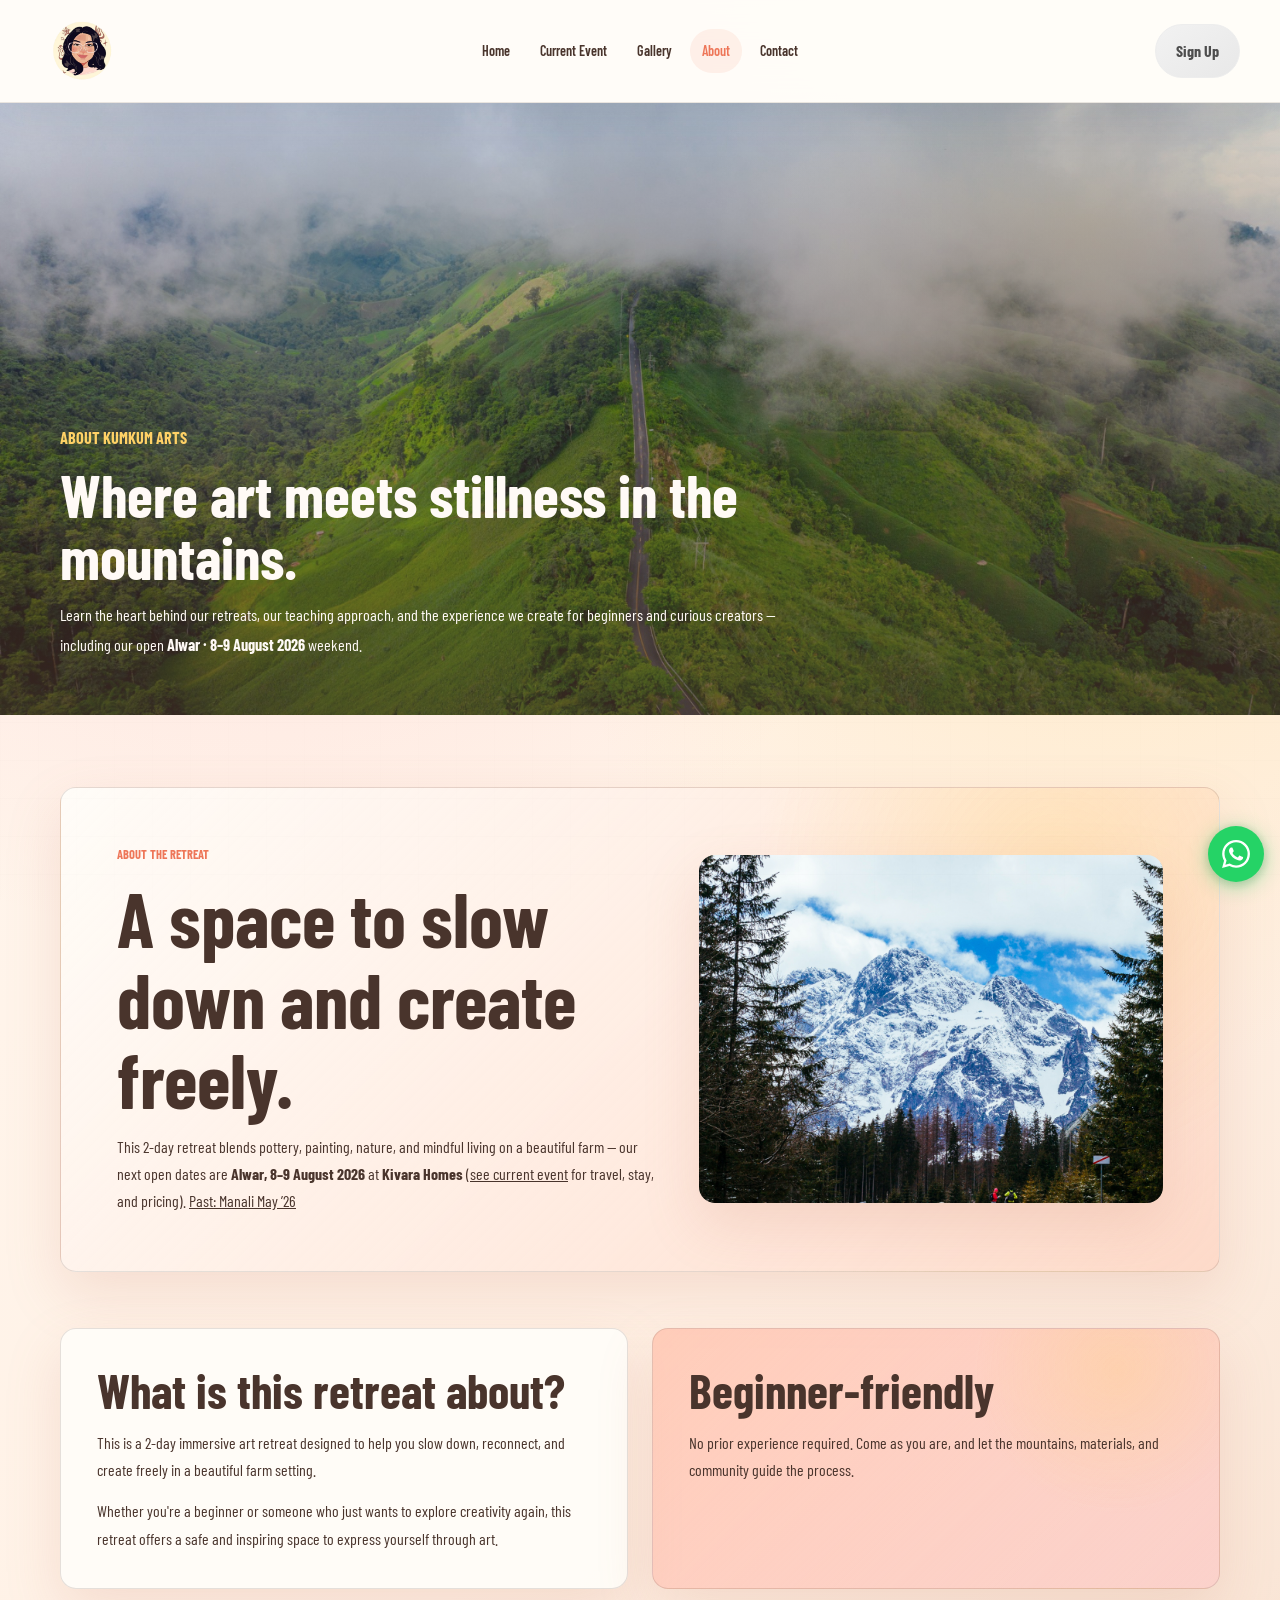
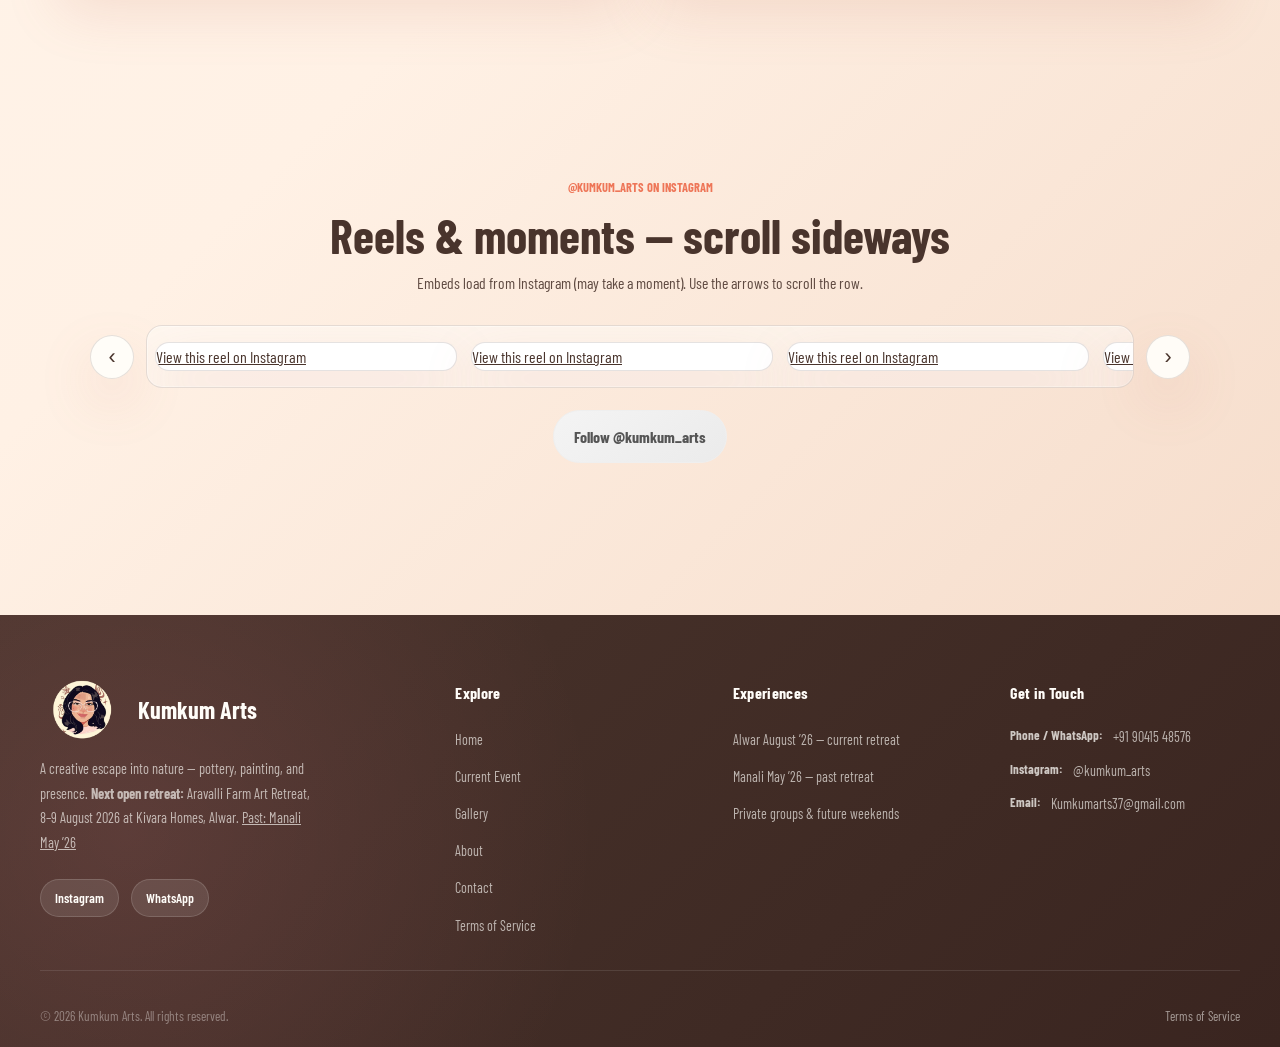
<file: pages/about.html>
<!DOCTYPE html>
<html lang="en">
<head>
  <meta charset="UTF-8">
  <meta name="viewport" content="width=device-width, initial-scale=1.0">
  <title>About Kumkum Arts — Aravalli Farm Art Retreat August 2026</title>
  <meta name="description" content="Kumkum Arts hosts small-batch art retreats. Our open retreat is the Aravalli Farm Art Retreat, 8–9 August 2026 at Kivara Homes, Alwar — pottery, painting, farm ease.">
  <link rel="stylesheet" href="../styles.css">
</head>
<body>
  <header class="site-header">
    <a class="brand" href="../index.html" aria-label="Kumkum Arts home"><img src="../Images/logo.png" alt="Kumkum Arts logo" class="brand-logo"></a>
    <button class="nav-toggle" aria-label="Open navigation" aria-expanded="false">☰</button>
    <nav class="site-nav" aria-label="Primary navigation">
      <a href="../index.html">Home</a>
      <a href="current-event.html">Current Event</a>
      <a href="gallery.html">Gallery</a>
      <a href="about.html">About</a>
      <a href="contact.html">Contact</a>
    </nav>
    <a class="nav-button" href="contact.html#contact-enquiry-form">Sign Up</a>
  </header>

  <section class="page-hero" style="background-image: url('../Images/1063.jpg');" aria-label="About hero">
    <div class="page-hero-content">
      <p class="eyebrow">About Kumkum Arts</p>
      <h1>Where art meets stillness in the mountains.</h1>
      <p>Learn the heart behind our retreats, our teaching approach, and the experience we create for beginners and curious creators — including our open <strong>Alwar · 8–9 August 2026</strong> weekend.</p>
    </div>
  </section>

  <main class="subpage">
    <section class="subpage-hero">
      <div>
        <p class="eyebrow">About the retreat</p>
        <h1>A space to slow down and create freely.</h1>
        <p>This 2-day retreat blends pottery, painting, nature, and mindful living on a beautiful farm — our next open dates are <strong>Alwar, 8–9 August 2026</strong> at <strong>Kivara Homes</strong> (<a href="current-event.html">see current event</a> for travel, stay, and pricing). <a href="past-retreat-manali-2026.html">Past: Manali May ’26</a></p>
      </div>
      <img src="../Images/2148153673.jpg" alt="Creative retreat moment">
    </section>

    <section class="subpage-grid">
      <article class="info-panel">
        <h2>What is this retreat about?</h2>
        <p>This is a 2-day immersive art retreat designed to help you slow down, reconnect, and create freely in a beautiful farm setting.</p>
        <p>Whether you're a beginner or someone who just wants to explore creativity again, this retreat offers a safe and inspiring space to express yourself through art.</p>
      </article>
      <article class="info-panel accent-panel">
        <h2>Beginner-friendly</h2>
        <p>No prior experience required. Come as you are, and let the mountains, materials, and community guide the process.</p>
      </article>
    </section>
    <section class="section instagram-scroller-section" aria-labelledby="instagram-heading">
      <div class="section-heading centered">
        <p class="eyebrow">@kumkum_arts on Instagram</p>
        <h2 id="instagram-heading">Reels &amp; moments — scroll sideways</h2>
        <p class="ce-section-lead" style="max-width:560px;margin-inline:auto;">Embeds load from Instagram (may take a moment). Use the arrows to scroll the row.</p>
      </div>
      <div class="ig-scroller-wrap">
        <button type="button" class="ig-scroll-btn ig-scroll-prev" aria-label="Scroll Instagram strip left">&#8249;</button>
        <div class="ig-scroller-viewport" data-ig-scroller tabindex="0">
          <div class="ig-scroller-track">
            <div class="ig-embed-slot">
              <blockquote class="instagram-media" data-instgrm-permalink="https://www.instagram.com/reel/DYRuGCRybH3/" data-instgrm-version="14">
                <a href="https://www.instagram.com/reel/DYRuGCRybH3/" target="_blank" rel="noopener noreferrer">View this reel on Instagram</a>
              </blockquote>
            </div>
            <div class="ig-embed-slot">
              <blockquote class="instagram-media" data-instgrm-permalink="https://www.instagram.com/reel/DXyR3FryYcs/" data-instgrm-version="14">
                <a href="https://www.instagram.com/reel/DXyR3FryYcs/" target="_blank" rel="noopener noreferrer">View this reel on Instagram</a>
              </blockquote>
            </div>
            <div class="ig-embed-slot">
              <blockquote class="instagram-media" data-instgrm-permalink="https://www.instagram.com/reel/DXJypULFvMM/" data-instgrm-version="14">
                <a href="https://www.instagram.com/reel/DXJypULFvMM/" target="_blank" rel="noopener noreferrer">View this reel on Instagram</a>
              </blockquote>
            </div>
            <div class="ig-embed-slot">
              <blockquote class="instagram-media" data-instgrm-permalink="https://www.instagram.com/reel/DVpwx_sEuqL/" data-instgrm-version="14">
                <a href="https://www.instagram.com/reel/DVpwx_sEuqL/" target="_blank" rel="noopener noreferrer">View this reel on Instagram</a>
              </blockquote>
            </div>
            <div class="ig-embed-slot">
              <blockquote class="instagram-media" data-instgrm-permalink="https://www.instagram.com/reel/DVIgYBokryV/" data-instgrm-version="14">
                <a href="https://www.instagram.com/reel/DVIgYBokryV/" target="_blank" rel="noopener noreferrer">View this reel on Instagram</a>
              </blockquote>
            </div>
            <div class="ig-embed-slot">
              <blockquote class="instagram-media" data-instgrm-permalink="https://www.instagram.com/reel/DU0rLYDEhan/" data-instgrm-version="14">
                <a href="https://www.instagram.com/reel/DU0rLYDEhan/" target="_blank" rel="noopener noreferrer">View this reel on Instagram</a>
              </blockquote>
            </div>
            <div class="ig-embed-slot">
              <blockquote class="instagram-media" data-instgrm-permalink="https://www.instagram.com/reel/DUYWdkciENy/" data-instgrm-version="14">
                <a href="https://www.instagram.com/reel/DUYWdkciENy/" target="_blank" rel="noopener noreferrer">View this reel on Instagram</a>
              </blockquote>
            </div>
            <div class="ig-embed-slot">
              <blockquote class="instagram-media" data-instgrm-permalink="https://www.instagram.com/reel/DSkYUe3Er5u/" data-instgrm-version="14">
                <a href="https://www.instagram.com/reel/DSkYUe3Er5u/" target="_blank" rel="noopener noreferrer">View this reel on Instagram</a>
              </blockquote>
            </div>
            <div class="ig-embed-slot">
              <blockquote class="instagram-media" data-instgrm-permalink="https://www.instagram.com/p/DQ_0WerEmuj/" data-instgrm-version="14">
                <a href="https://www.instagram.com/p/DQ_0WerEmuj/" target="_blank" rel="noopener noreferrer">View this post on Instagram</a>
              </blockquote>
            </div>
            <div class="ig-embed-slot">
              <blockquote class="instagram-media" data-instgrm-permalink="https://www.instagram.com/reel/DQt-o1yEhgU/" data-instgrm-version="14">
                <a href="https://www.instagram.com/reel/DQt-o1yEhgU/" target="_blank" rel="noopener noreferrer">View this reel on Instagram</a>
              </blockquote>
            </div>
            <div class="ig-embed-slot">
              <blockquote class="instagram-media" data-instgrm-permalink="https://www.instagram.com/reel/DNvWI4-ZHQC/" data-instgrm-version="14">
                <a href="https://www.instagram.com/reel/DNvWI4-ZHQC/" target="_blank" rel="noopener noreferrer">View this reel on Instagram</a>
              </blockquote>
            </div>
          </div>
        </div>
        <button type="button" class="ig-scroll-btn ig-scroll-next" aria-label="Scroll Instagram strip right">&#8250;</button>
      </div>
      <p class="ig-scroller-foot">
        <a class="button button-secondary" href="https://www.instagram.com/kumkum_arts?utm_source=ig_web_button_share_sheet&amp;igsh=ZDNlZDc0MzIxNw==" target="_blank" rel="noopener noreferrer">Follow @kumkum_arts</a>
      </p>
    </section>

  </main>

  <footer class="site-footer">
    <div class="footer-inner">
      <div class="footer-brand">
        <a class="brand" href="../index.html" aria-label="Kumkum Arts home">
          <img src="../Images/logo.png" alt="Kumkum Arts logo" class="brand-logo">
          Kumkum Arts
        </a>
        <p>A creative escape into nature — pottery, painting, and presence. <strong>Next open retreat:</strong> Aravalli Farm Art Retreat, 8–9 August 2026 at Kivara Homes, Alwar. <a href="past-retreat-manali-2026.html">Past: Manali May ’26</a></p>
        <div class="footer-social">
          <a href="https://www.instagram.com/kumkum_arts?utm_source=ig_web_button_share_sheet&amp;igsh=ZDNlZDc0MzIxNw==" aria-label="Instagram (@kumkum_arts)" target="_blank" rel="noopener noreferrer">Instagram</a>
          <a href="https://wa.me/919041548576" aria-label="WhatsApp" target="_blank" rel="noopener">WhatsApp</a>
        </div>
      </div>
      <div class="footer-col">
        <h4>Explore</h4>
        <ul>
          <li><a href="../index.html">Home</a></li>
          <li><a href="current-event.html">Current Event</a></li>
          <li><a href="gallery.html">Gallery</a></li>
          <li><a href="about.html">About</a></li>
          <li><a href="contact.html">Contact</a></li>
          <li><a href="terms-of-service.html">Terms of Service</a></li>
        </ul>
      </div>
      <div class="footer-col">
        <h4>Experiences</h4>
        <ul>
          <li><a href="current-event.html">Alwar August ’26 — current retreat</a></li>
          <li><a href="past-retreat-manali-2026.html">Manali May ’26 — past retreat</a></li>
          <li><a href="contact.html">Private groups &amp; future weekends</a></li>
        </ul>
      </div>
      <div class="footer-col">
        <h4>Get in Touch</h4>
        <ul>
          <li class="footer-contact-item"><span>Phone / WhatsApp:</span> <a href="tel:+919041548576" class="footer-contact-nowrap">+91 90415 48576</a></li>
          <li class="footer-contact-item"><span>Instagram:</span> <a href="https://www.instagram.com/kumkum_arts?utm_source=ig_web_button_share_sheet&amp;igsh=ZDNlZDc0MzIxNw==" target="_blank" rel="noopener noreferrer">@kumkum_arts</a></li>
          <li class="footer-contact-item"><span>Email:</span> <a href="mailto:Kumkumarts37@gmail.com">Kumkumarts37@gmail.com</a></li>
        </ul>
      </div>
    </div>
    <div class="footer-bottom">
      <p>© 2026 Kumkum Arts. All rights reserved.</p>
      <p><a href="terms-of-service.html">Terms of Service</a></p>
    </div>
  </footer>

  <a class="whatsapp-float" href="https://wa.me/919041548576" target="_blank" rel="noopener noreferrer" aria-label="Chat on WhatsApp with Kumkum Arts, +91 90415 48576">
    <svg xmlns="http://www.w3.org/2000/svg" width="28" height="28" viewBox="0 0 24 24" fill="currentColor" aria-hidden="true"><path d="M17.472 14.382c-.297-.149-1.758-.867-2.03-.967-.273-.099-.471-.148-.67.15-.197.297-.767.966-.94 1.164-.173.199-.347.223-.644.075-.297-.15-1.255-.463-2.39-1.475-.883-.788-1.48-1.761-1.653-2.059-.173-.297-.018-.458.13-.606.134-.133.298-.347.446-.52.149-.174.198-.298.298-.497.099-.198.05-.371-.025-.52-.075-.149-.669-1.612-.916-2.207-.242-.579-.487-.5-.669-.51-.173-.008-.371-.01-.57-.01-.198 0-.52.074-.792.372-.272.297-1.04 1.016-1.04 2.479 0 1.462 1.065 2.875 1.213 3.074.149.198 2.096 3.2 5.077 4.487.709.306 1.262.489 1.694.625.712.227 1.36.195 1.871.118.571-.085 1.758-.719 2.006-1.413.248-.694.248-1.289.173-1.413-.074-.124-.272-.198-.57-.347m-5.421 7.403h-.004a9.87 9.87 0 01-5.031-1.378l-.361-.214-3.741.982.998-3.648-.235-.374a9.86 9.86 0 01-1.51-5.26c.001-5.45 4.436-9.884 9.888-9.884 2.64 0 5.122 1.03 6.988 2.898a9.825 9.825 0 012.893 6.994c-.003 5.45-4.435 9.884-9.885 9.884m8.413-18.297A11.815 11.815 0 0012.05 0C5.495 0 .16 5.335.157 11.892c0 2.096.547 4.142 1.588 5.945L.057 24l6.305-1.654a11.882 11.882 0 005.683 1.448h.005c6.554 0 11.89-5.335 11.893-11.893a11.821 11.821 0 00-3.48-8.413z"/></svg>
  </a>

  <script async src="https://www.instagram.com/embed.js"></script>
  <script src="../script.js"></script>
  <script>
  document.querySelectorAll('.site-nav a').forEach(function(a) {
    var href = a.getAttribute('href');
    var normalized = href.replace(/^\.\.\//, '').replace(/^\.\//, '');
    var path = location.pathname;
    var onHome = (normalized === 'index.html') && (path === '/' || path.endsWith('index.html'));
    var onPage = path.endsWith(normalized);
    if (onHome || onPage) {
      a.classList.add('is-active');
      a.setAttribute('aria-current', 'page');
    }
  });
  </script>
</body>
</html>
</file>
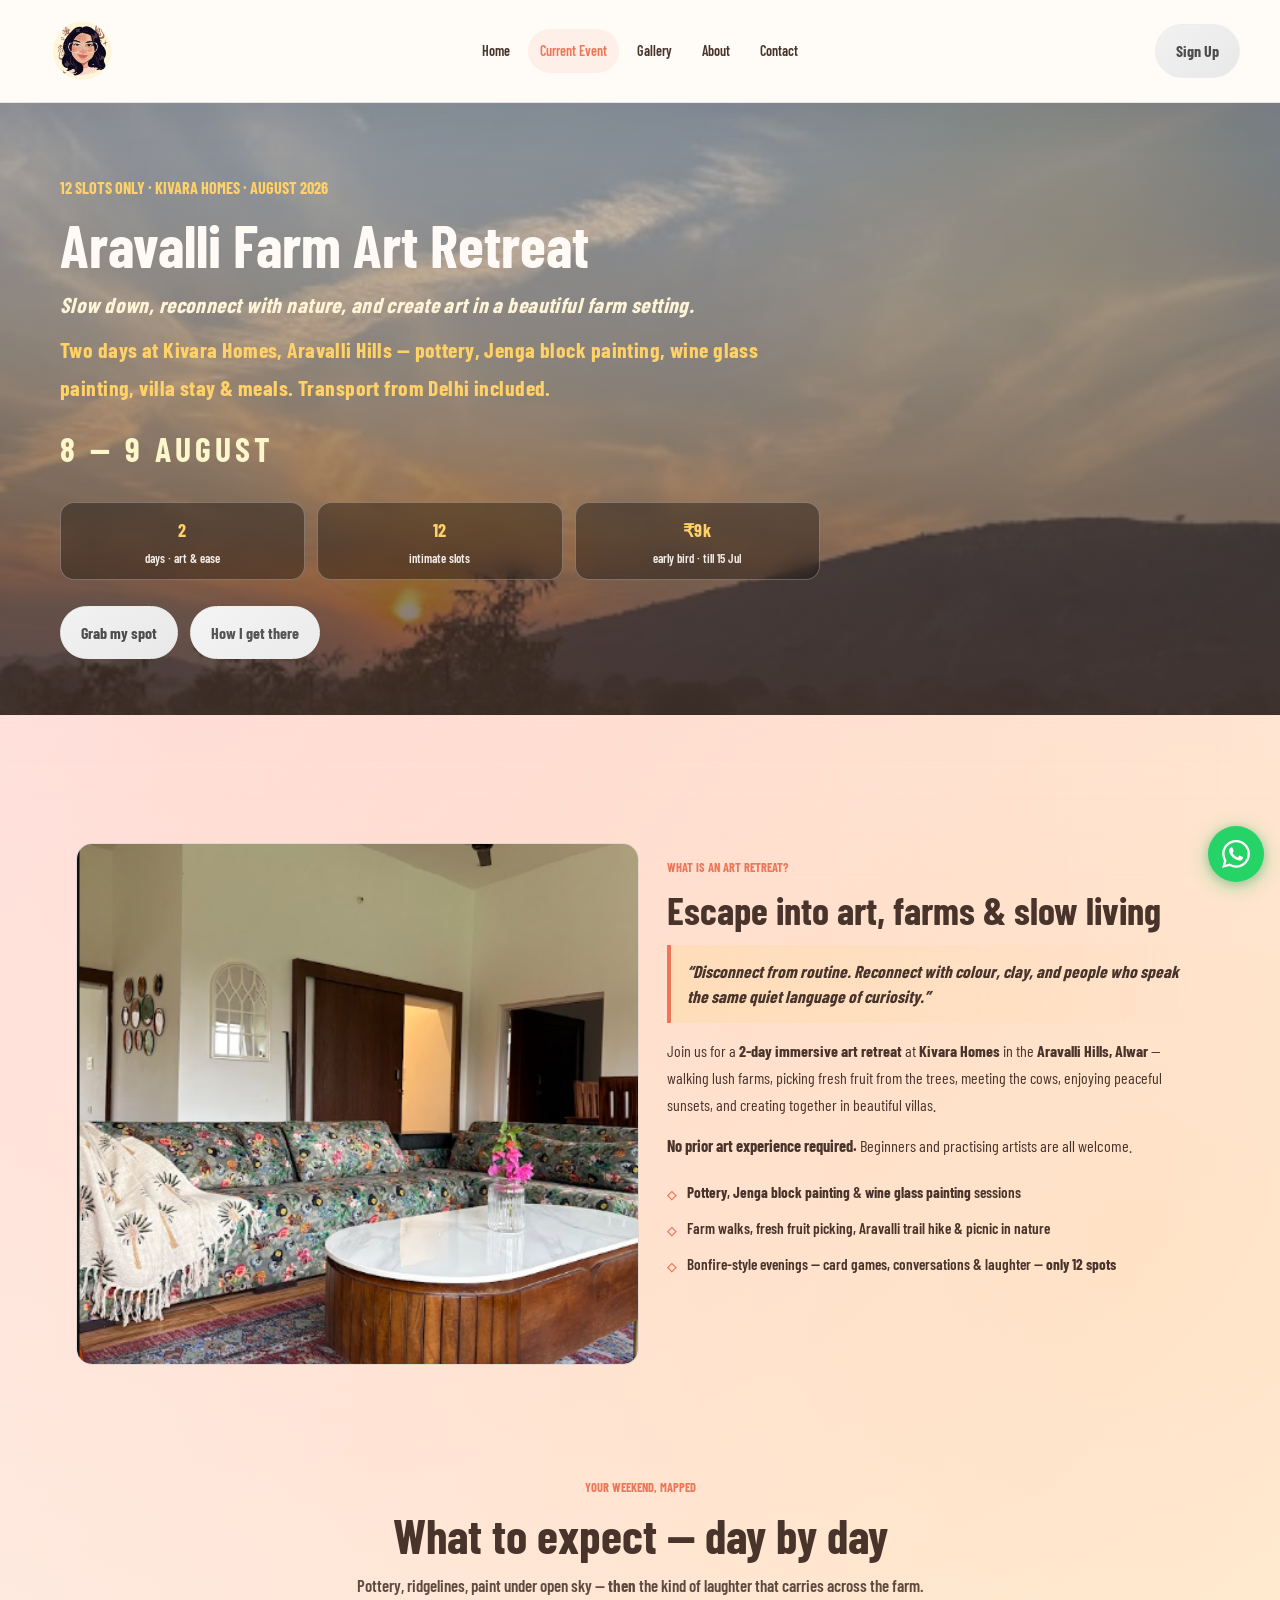
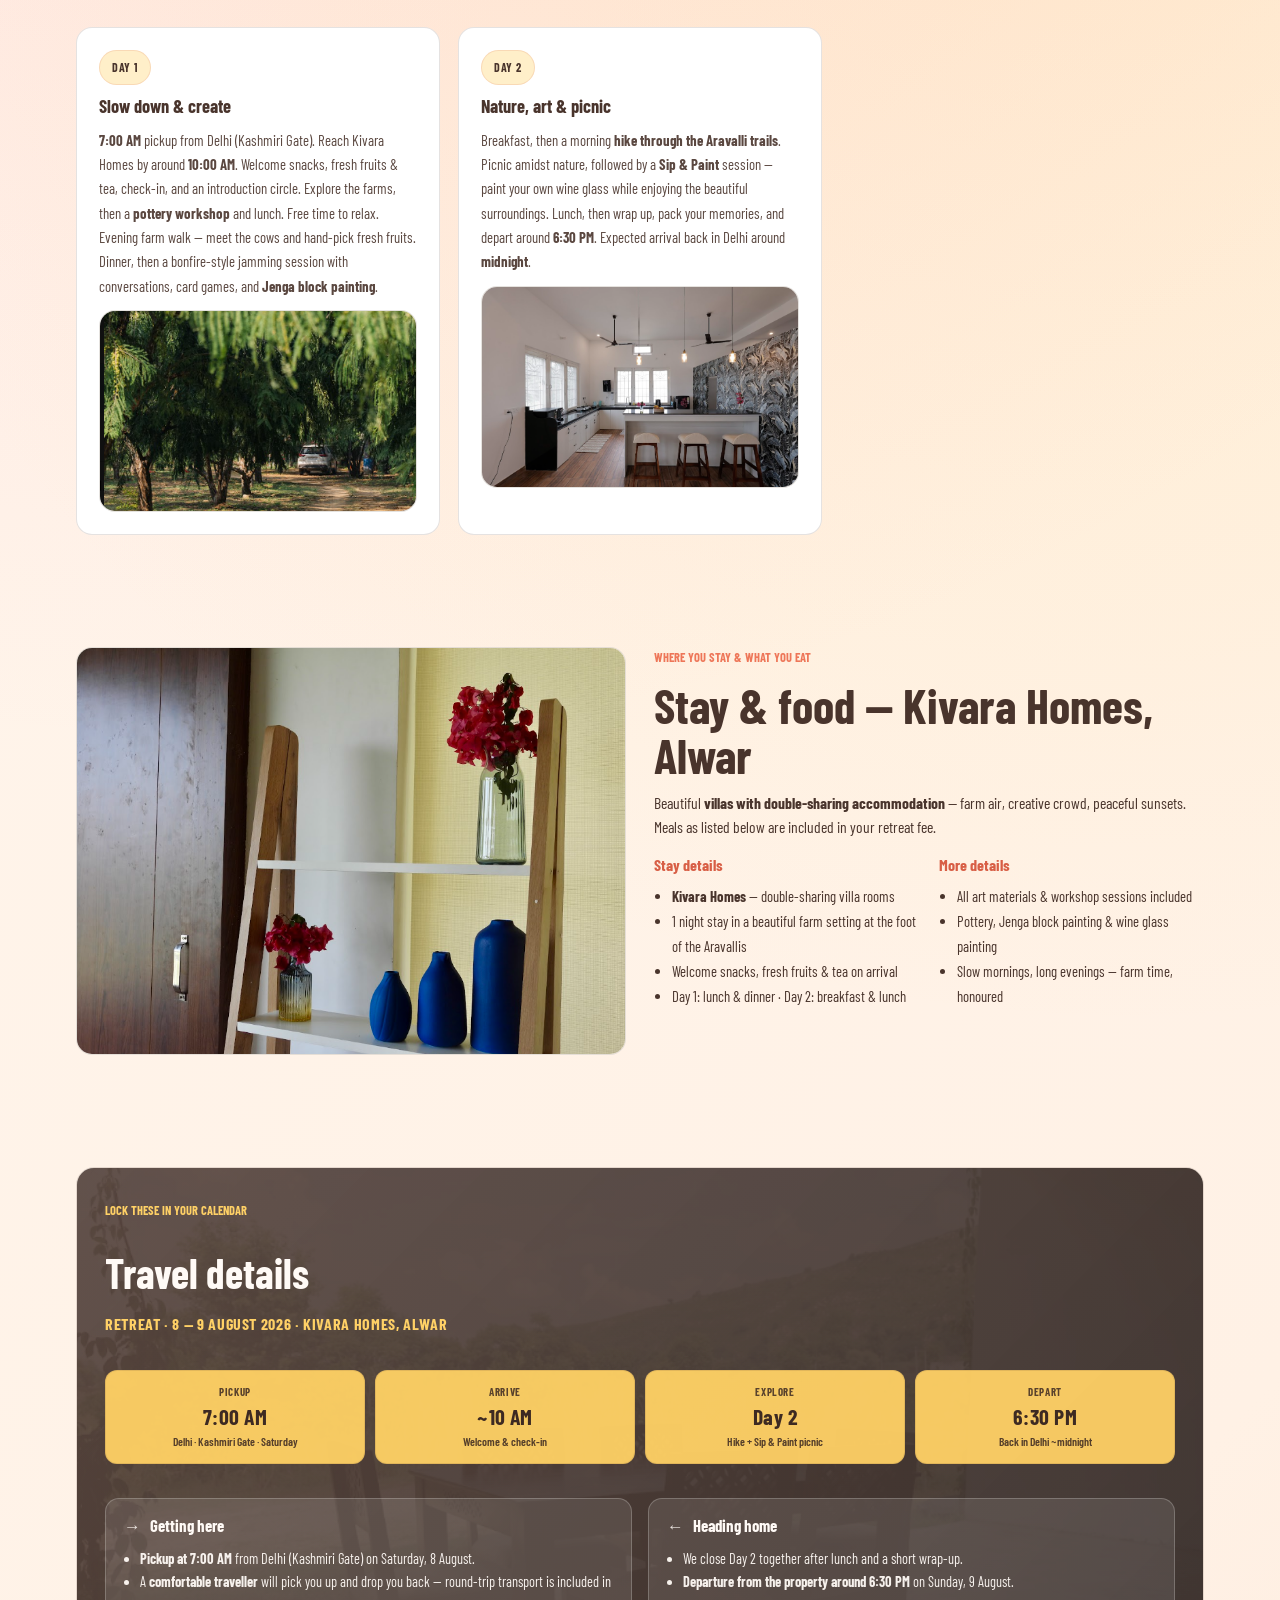
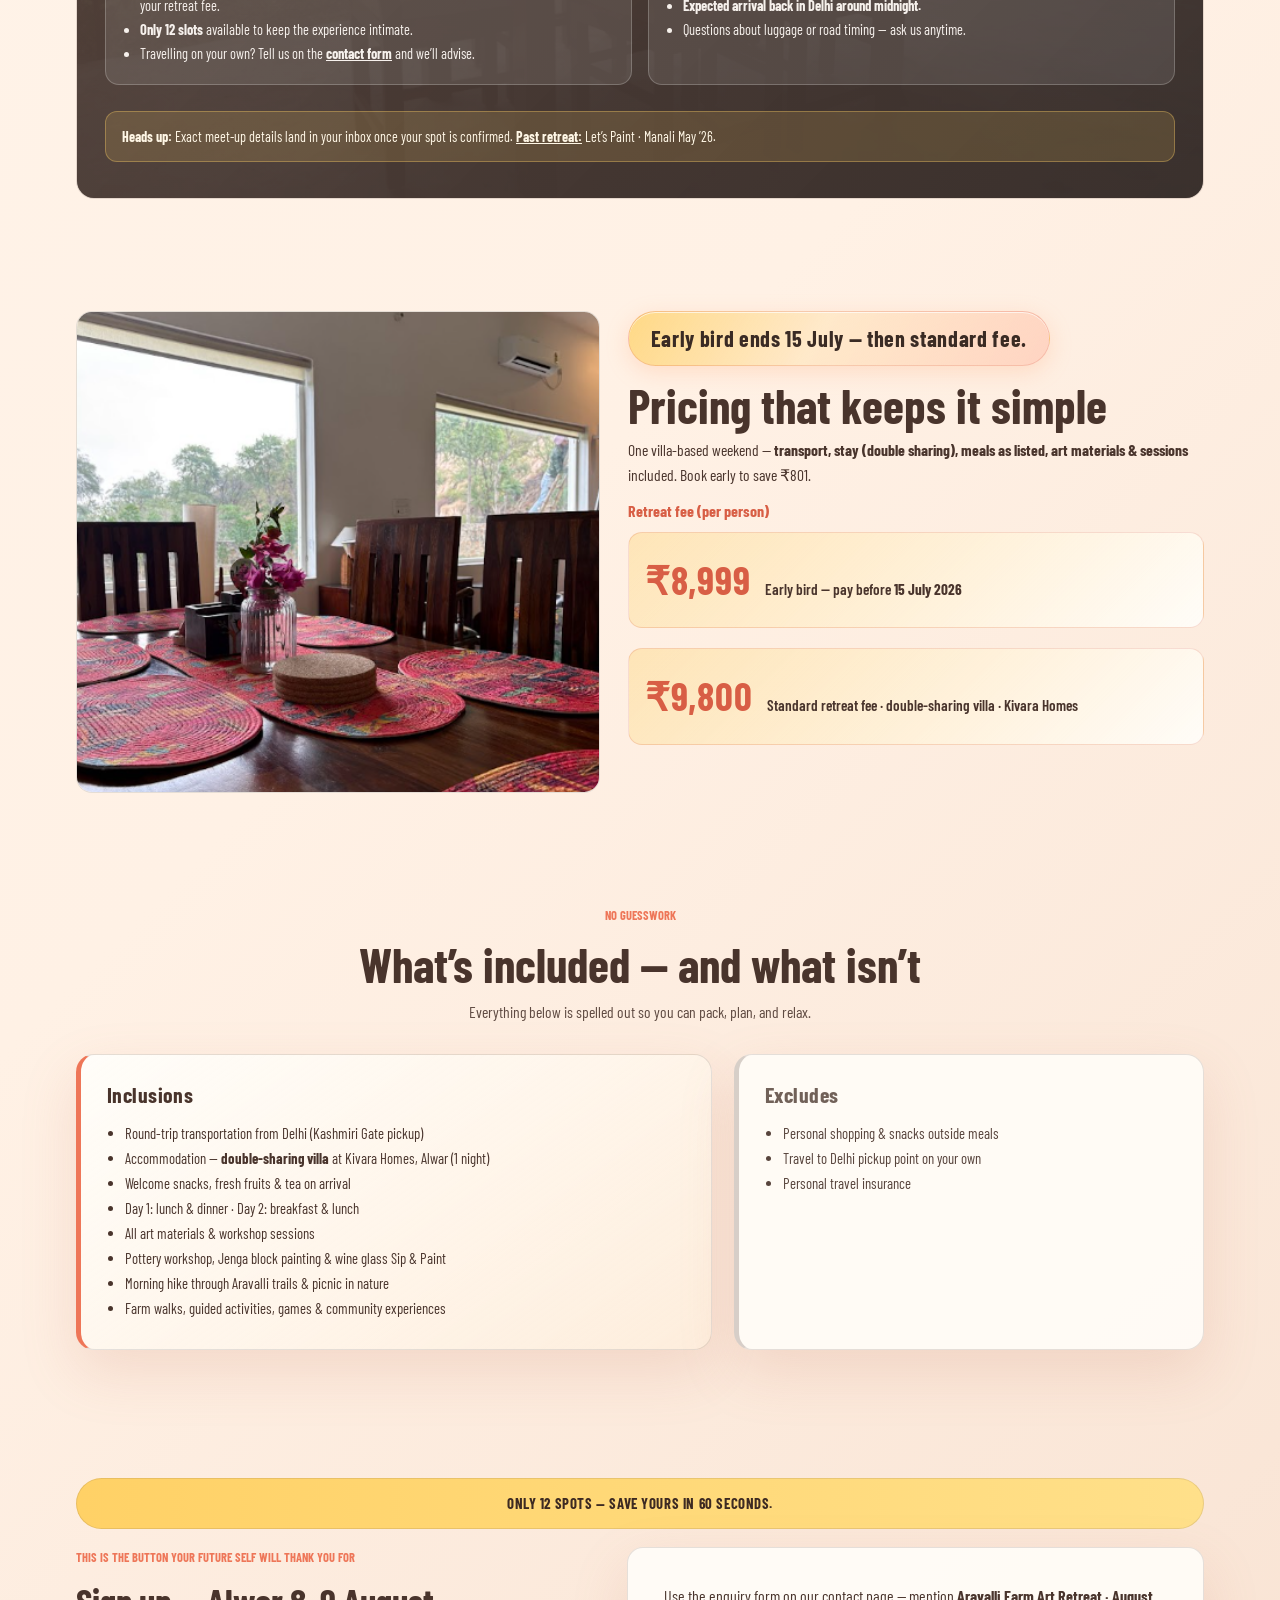
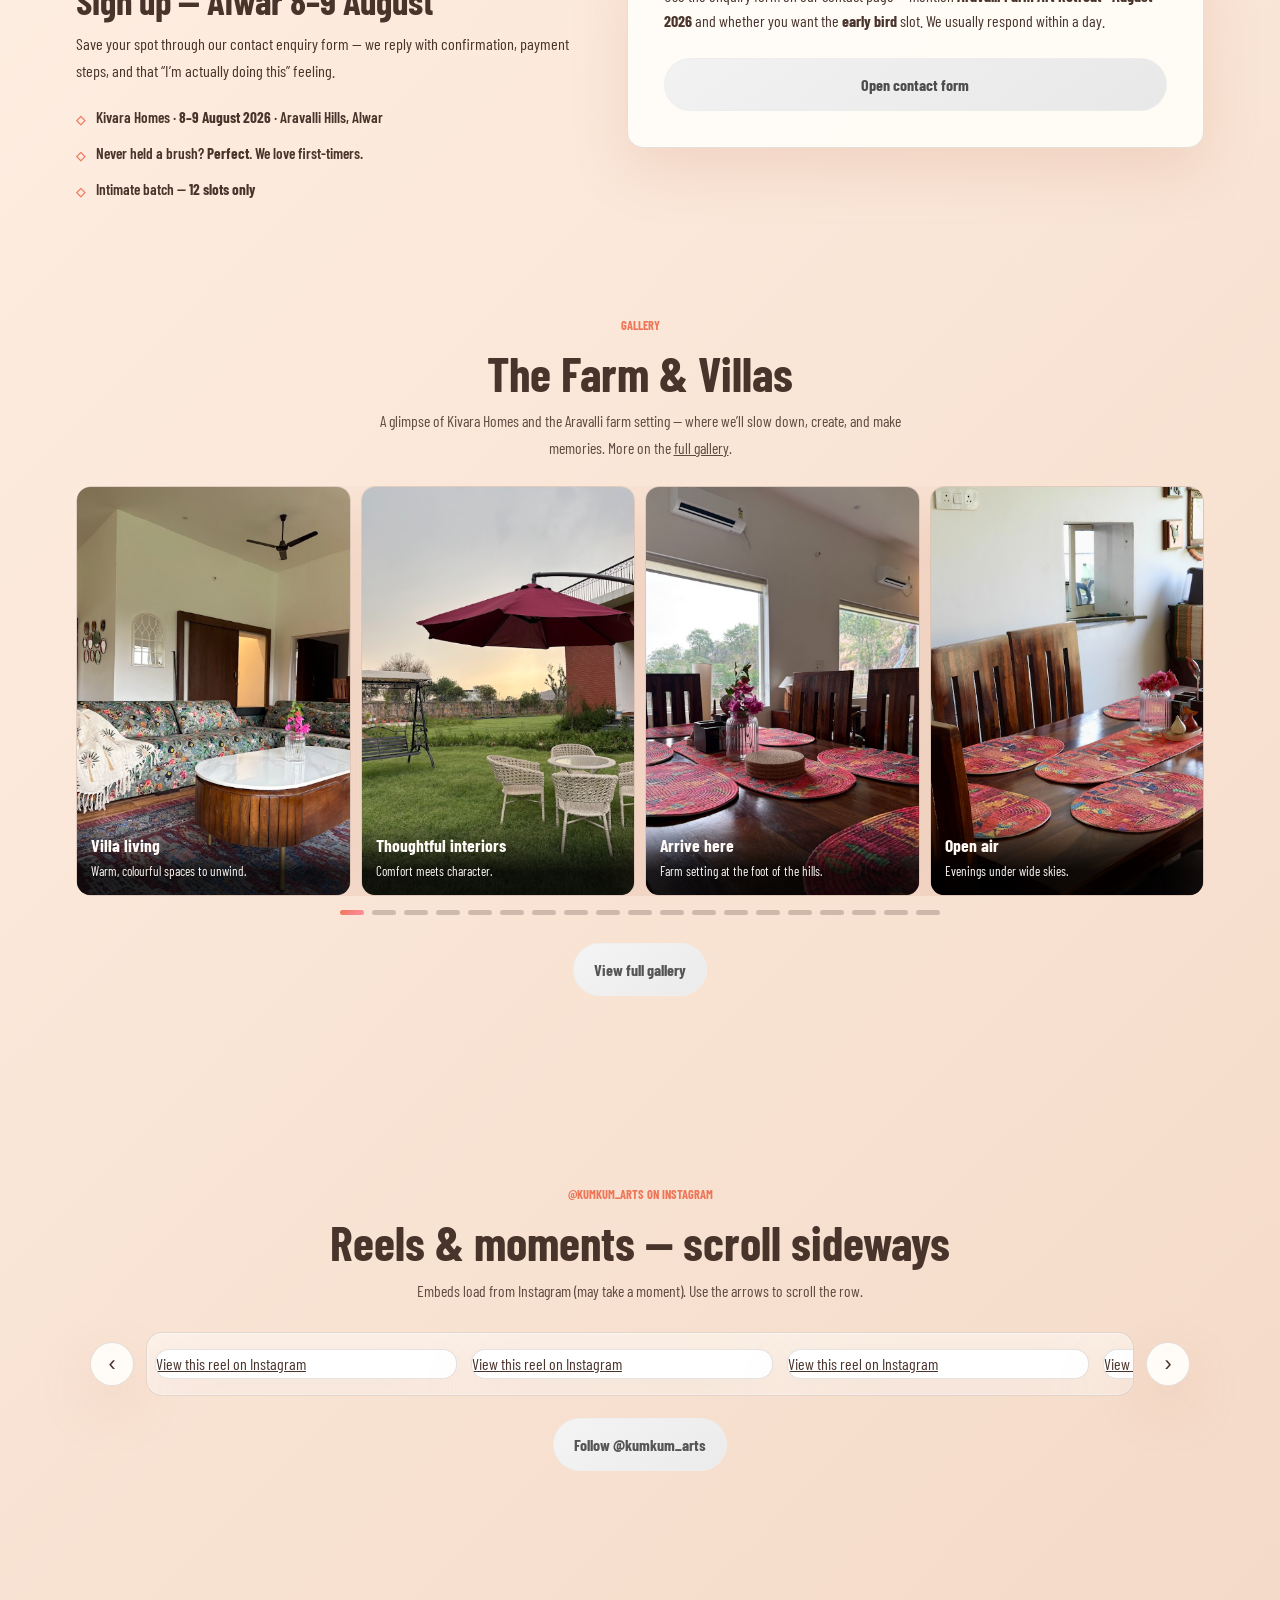
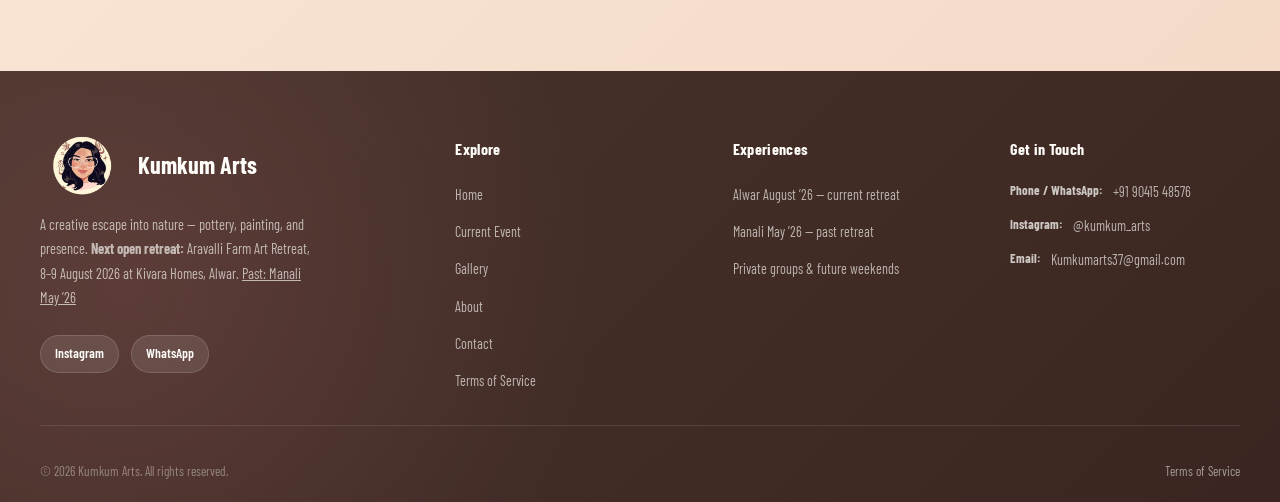
<file: pages/current-event.html>
<!DOCTYPE html>
<html lang="en">
<head>
  <meta charset="UTF-8">
  <meta name="viewport" content="width=device-width, initial-scale=1.0">
  <title>Current Event — Aravalli Farm Art Retreat 8–9 August 2026 | Kumkum Arts</title>
  <meta name="description" content="Join Kumkum Arts for a 2-day art retreat at Kivara Homes, Aravalli Hills, Alwar, 8–9 August 2026. Pottery, Jenga block painting, wine glass painting, villa stay, meals &amp; Delhi transport.">
  <link rel="stylesheet" href="../styles.css">
</head>
<body class="page-current-event">
  <header class="site-header">
    <a class="brand" href="../index.html" aria-label="Kumkum Arts home"><img src="../Images/logo.png" alt="Kumkum Arts logo" class="brand-logo"></a>
    <button class="nav-toggle" aria-label="Open navigation" aria-expanded="false">☰</button>
    <nav class="site-nav" aria-label="Primary navigation">
      <a href="../index.html">Home</a>
      <a href="current-event.html">Current Event</a>
      <a href="gallery.html">Gallery</a>
      <a href="about.html">About</a>
      <a href="contact.html">Contact</a>
    </nav>
    <a class="nav-button" href="contact.html#contact-enquiry-form">Sign Up</a>
  </header>

  <section class="page-hero ce-page-hero" style="background-image: url('../property_images/our_farm/Screenshot%202026-07-06%20153109.png');" aria-label="Current retreat hero">
    <div class="page-hero-content ce-hero-content">
      <p class="eyebrow ce-hero-eyebrow">12 slots only · Kivara Homes · August 2026</p>
      <h1 class="ce-hero-title">Aravalli Farm Art Retreat</h1>
      <p class="ce-hero-tagline">Slow down, reconnect with nature, and create art in a beautiful farm setting.</p>
      <p class="ce-hero-sub">Two days at <strong>Kivara Homes</strong>, Aravalli Hills — pottery, Jenga block painting, wine glass painting, villa stay &amp; meals. Transport from Delhi included.</p>
      <p class="ce-hero-dates ce-hero-dates-glow">8 — 9 August</p>
      <div class="ce-hero-stats" role="presentation">
        <div class="ce-hero-stat"><span class="ce-hero-stat-value">2</span><span class="ce-hero-stat-label">days · art &amp; ease</span></div>
        <div class="ce-hero-stat"><span class="ce-hero-stat-value">12</span><span class="ce-hero-stat-label">intimate slots</span></div>
        <div class="ce-hero-stat"><span class="ce-hero-stat-value">₹9k</span><span class="ce-hero-stat-label">early bird · till 15 Jul</span></div>
      </div>
      <div class="hero-actions ce-hero-actions">
        <a class="button button-primary ce-hero-cta" href="contact.html#contact-enquiry-form">Grab my spot</a>
        <a class="button button-secondary" href="#travel-details">How I get there</a>
      </div>
    </div>
  </section>

  <main class="subpage current-event-page">

    <section class="ce-section ce-intro reveal-up" aria-labelledby="ce-what-heading">
      <div class="ce-intro-grid">
        <figure class="ce-figure ce-figure-placeholder ce-float-soft">
          <img src="../property_images/Property/Screenshot%202026-07-06%20152849.png" alt="Living room at Kivara Homes villa" width="800" height="520">
        </figure>
        <div class="ce-intro-copy">
          <p class="eyebrow">What is an art retreat?</p>
          <h2 id="ce-what-heading">Escape into art, farms &amp; slow living</h2>
          <p class="ce-pull-quote">“Disconnect from routine. Reconnect with colour, clay, and people who speak the same quiet language of curiosity.”</p>
          <p>Join us for a <strong>2-day immersive art retreat</strong> at <strong>Kivara Homes</strong> in the <strong>Aravalli Hills, Alwar</strong> — walking lush farms, picking fresh fruit from the trees, meeting the cows, enjoying peaceful sunsets, and creating together in beautiful villas.</p>
          <p class="ce-bold-line"><strong>No prior art experience required.</strong> Beginners and practising artists are all welcome.</p>
          <ul class="ce-icon-list" aria-label="Retreat highlights">
            <li><span class="ce-icon" aria-hidden="true">◇</span> <strong>Pottery</strong>, <strong>Jenga block painting</strong> &amp; <strong>wine glass painting</strong> sessions</li>
            <li><span class="ce-icon" aria-hidden="true">◇</span> Farm walks, fresh fruit picking, Aravalli trail hike &amp; picnic in nature</li>
            <li><span class="ce-icon" aria-hidden="true">◇</span> Bonfire-style evenings — card games, conversations &amp; laughter — <strong>only 12 spots</strong></li>
          </ul>
        </div>
      </div>
    </section>

    <section class="ce-section ce-itinerary" aria-labelledby="ce-daywise-heading">
      <div class="section-heading centered reveal-up">
        <p class="eyebrow">Your weekend, mapped</p>
        <h2 id="ce-daywise-heading">What to expect — day by day</h2>
        <p class="ce-section-lead ce-section-lead-loud">Pottery, ridgelines, paint under open sky — <strong>then</strong> the kind of laughter that carries across the farm.</p>
      </div>
      <div class="ce-itinerary-grid">
        <article class="ce-day-card reveal-up ce-stagger-1">
          <span class="ce-day-badge" aria-hidden="true">Day 1</span>
          <h3>Slow down &amp; create</h3>
          <p><strong>7:00 AM</strong> pickup from Delhi (Kashmiri Gate). Reach Kivara Homes by around <strong>10:00 AM</strong>. Welcome snacks, fresh fruits &amp; tea, check-in, and an introduction circle. Explore the farms, then a <strong>pottery workshop</strong> and lunch. Free time to relax. Evening farm walk — meet the cows and hand-pick fresh fruits. Dinner, then a bonfire-style jamming session with conversations, card games, and <strong>Jenga block painting</strong>.</p>
          <figure class="ce-figure ce-figure-small ce-figure-placeholder">
            <img src="../property_images/our_farm/Screenshot%202026-07-06%20153119.png" alt="Farm landscape at Kivara Homes" width="400" height="240">
          </figure>
        </article>
        <article class="ce-day-card reveal-up ce-stagger-2">
          <span class="ce-day-badge" aria-hidden="true">Day 2</span>
          <h3>Nature, art &amp; picnic</h3>
          <p>Breakfast, then a morning <strong>hike through the Aravalli trails</strong>. Picnic amidst nature, followed by a <strong>Sip &amp; Paint</strong> session — paint your own wine glass while enjoying the beautiful surroundings. Lunch, then wrap up, pack your memories, and depart around <strong>6:30 PM</strong>. Expected arrival back in Delhi around <strong>midnight</strong>.</p>
          <figure class="ce-figure ce-figure-small ce-figure-placeholder">
            <img src="../property_images/more_images/Screenshot%202026-07-06%20153245.png" alt="Aravalli hills and nature around the retreat" width="400" height="240">
          </figure>
        </article>
      </div>
    </section>

    <section class="ce-section ce-stay-food reveal-up" aria-labelledby="ce-stay-heading">
      <div class="ce-stay-grid">
        <figure class="ce-figure ce-figure-placeholder ce-float-soft">
          <img src="../property_images/Property/Screenshot%202026-07-06%20152926.png" alt="Villa bedroom at Kivara Homes" width="800" height="560">
        </figure>
        <div>
          <p class="eyebrow">Where you stay &amp; what you eat</p>
          <h2 id="ce-stay-heading">Stay &amp; food — Kivara Homes, Alwar</h2>
          <p class="ce-micro-hook">Beautiful <strong>villas with double-sharing accommodation</strong> — farm air, creative crowd, peaceful sunsets. Meals as listed below are included in your retreat fee.</p>
          <div class="ce-stay-columns">
            <div>
              <h3 class="ce-subheading">Stay details</h3>
              <ul class="ce-bullet-list">
                <li><strong>Kivara Homes</strong> — double-sharing villa rooms</li>
                <li>1 night stay in a beautiful farm setting at the foot of the Aravallis</li>
                <li>Welcome snacks, fresh fruits &amp; tea on arrival</li>
                <li>Day 1: lunch &amp; dinner · Day 2: breakfast &amp; lunch</li>
              </ul>
            </div>
            <div>
              <h3 class="ce-subheading">More details</h3>
              <ul class="ce-bullet-list">
                <li>All art materials &amp; workshop sessions included</li>
                <li>Pottery, Jenga block painting &amp; wine glass painting</li>
                <li>Slow mornings, long evenings — farm time, honoured</li>
              </ul>
            </div>
          </div>
        </div>
      </div>
    </section>

    <section class="ce-section ce-travel reveal-up" id="travel-details" aria-labelledby="ce-travel-heading">
      <div class="ce-travel-banner ce-figure-placeholder">
        <img src="../property_images/our_farm/Screenshot%202026-07-06%20153152.png" alt="" class="ce-travel-bg ce-travel-bg-anim" width="1200" height="480">
        <div class="ce-travel-overlay">
          <p class="eyebrow">Lock these in your calendar</p>
          <h2 id="ce-travel-heading">Travel details</h2>
          <p class="ce-travel-dates ce-travel-dates-big">Retreat · 8 — 9 August 2026 · Kivara Homes, Alwar</p>
          <div class="ce-travel-facts" aria-label="Key information">
            <div class="ce-travel-fact"><span class="ce-travel-fact-label">Pickup</span><span class="ce-travel-fact-time">7:00 AM</span><span class="ce-travel-fact-sub">Delhi · Kashmiri Gate · Saturday</span></div>
            <div class="ce-travel-fact"><span class="ce-travel-fact-label">Arrive</span><span class="ce-travel-fact-time">~10 AM</span><span class="ce-travel-fact-sub">Welcome &amp; check-in</span></div>
            <div class="ce-travel-fact"><span class="ce-travel-fact-label">Explore</span><span class="ce-travel-fact-time">Day 2</span><span class="ce-travel-fact-sub">Hike + Sip &amp; Paint picnic</span></div>
            <div class="ce-travel-fact"><span class="ce-travel-fact-label">Depart</span><span class="ce-travel-fact-time">6:30 PM</span><span class="ce-travel-fact-sub">Back in Delhi ~midnight</span></div>
          </div>
          <div class="ce-travel-cards">
            <article class="ce-travel-card">
              <h3><span class="ce-icon-inline" aria-hidden="true">→</span> Getting here</h3>
              <ul>
                <li><strong>Pickup at 7:00 AM</strong> from Delhi (Kashmiri Gate) on Saturday, 8 August.</li>
                <li>A <strong>comfortable traveller</strong> will pick you up and drop you back — round-trip transport is included in your retreat fee.</li>
                <li><strong>Only 12 slots</strong> available to keep the experience intimate.</li>
                <li>Travelling on your own? Tell us on the <a href="contact.html#contact-enquiry-form" style="color:inherit;font-weight:700;">contact form</a> and we’ll advise.</li>
              </ul>
            </article>
            <article class="ce-travel-card">
              <h3><span class="ce-icon-inline" aria-hidden="true">←</span> Heading home</h3>
              <ul>
                <li>We close Day 2 together after lunch and a short wrap-up.</li>
                <li><strong>Departure from the property around 6:30 PM</strong> on Sunday, 9 August.</li>
                <li><strong>Expected arrival back in Delhi around midnight.</strong></li>
                <li>Questions about luggage or road timing — ask us anytime.</li>
              </ul>
            </article>
          </div>
          <p class="ce-travel-note ce-travel-note-pulse"><strong>Heads up:</strong> Exact meet-up details land in your inbox once your spot is confirmed. <a href="past-retreat-manali-2026.html" style="color:inherit;font-weight:700;">Past retreat:</a> Let’s Paint · Manali May ’26.</p>
        </div>
      </div>
    </section>

    <section class="ce-section ce-pricing reveal-up" aria-labelledby="ce-pricing-heading">
      <div class="ce-pricing-inner">
        <figure class="ce-figure ce-figure-placeholder ce-pricing-visual ce-float-soft">
          <img src="../property_images/Property/Screenshot%202026-07-06%20152905.png" alt="Kivara Homes property exterior" width="900" height="520">
        </figure>
        <div class="ce-pricing-copy">
          <p class="ce-pricing-tagline"><span class="ce-pricing-tagline-text">Early bird ends 15 July — then standard fee.</span></p>
          <h2 id="ce-pricing-heading">Pricing that keeps it simple</h2>
          <p class="ce-price-hook">One villa-based weekend — <strong>transport, stay (double sharing), meals as listed, art materials &amp; sessions</strong> included. Book early to save ₹801.</p>
          <h3 class="ce-subheading">Retreat fee (per person)</h3>
          <ul class="ce-price-list">
            <li class="ce-price-row"><span class="ce-price ce-price-xl">₹8,999</span> <span class="ce-price-desc">Early bird — pay before <strong>15 July 2026</strong></span></li>
            <li class="ce-price-row"><span class="ce-price ce-price-xl">₹9,800</span> <span class="ce-price-desc">Standard retreat fee · double-sharing villa · Kivara Homes</span></li>
          </ul>
        </div>
      </div>
    </section>

    <section class="ce-section ce-inclusions-section reveal-up" aria-labelledby="ce-inclusions-heading">
      <div class="section-heading centered">
        <p class="eyebrow">No guesswork</p>
        <h2 id="ce-inclusions-heading">What’s included — and what isn’t</h2>
        <p class="ce-section-lead">Everything below is spelled out so you can pack, plan, and relax.</p>
      </div>
      <div class="ce-inclusion-board">
        <article class="ce-inclusion-panel" aria-labelledby="ce-inclusions-list-title">
          <h3 class="ce-inclusion-panel-title" id="ce-inclusions-list-title">Inclusions</h3>
          <ul class="ce-bullet-list ce-inclusion-list">
            <li>Round-trip transportation from Delhi (Kashmiri Gate pickup)</li>
            <li>Accommodation — <strong>double-sharing villa</strong> at Kivara Homes, Alwar (1 night)</li>
            <li>Welcome snacks, fresh fruits &amp; tea on arrival</li>
            <li>Day 1: lunch &amp; dinner · Day 2: breakfast &amp; lunch</li>
            <li>All art materials &amp; workshop sessions</li>
            <li>Pottery workshop, Jenga block painting &amp; wine glass Sip &amp; Paint</li>
            <li>Morning hike through Aravalli trails &amp; picnic in nature</li>
            <li>Farm walks, guided activities, games &amp; community experiences</li>
          </ul>
        </article>
        <article class="ce-exclusion-panel" aria-labelledby="ce-excludes-list-title">
          <h3 class="ce-exclusion-panel-title" id="ce-excludes-list-title">Excludes</h3>
          <ul class="ce-bullet-list ce-exclusion-list">
            <li>Personal shopping &amp; snacks outside meals</li>
            <li>Travel to Delhi pickup point on your own</li>
            <li>Personal travel insurance</li>
          </ul>
        </article>
      </div>
    </section>

    <section class="ce-section ce-signup-section reveal-up" id="event-signup" aria-labelledby="ce-signup-heading">
      <div class="ce-signup-ribbon" role="status">Only 12 spots — save yours in 60 seconds.</div>
      <div class="ce-signup-grid">
        <div class="ce-signup-intro">
          <p class="eyebrow">This is the button your future self will thank you for</p>
          <h2 id="ce-signup-heading">Sign up — Alwar 8–9 August</h2>
          <p class="ce-signup-lead">Save your spot through our contact enquiry form — we reply with confirmation, payment steps, and that “I’m actually doing this” feeling.</p>
          <ul class="ce-icon-list">
            <li><span class="ce-icon" aria-hidden="true">◇</span> Kivara Homes · <strong>8–9 August 2026</strong> · Aravalli Hills, Alwar</li>
            <li><span class="ce-icon" aria-hidden="true">◇</span> Never held a brush? <strong>Perfect.</strong> We love first-timers.</li>
            <li><span class="ce-icon" aria-hidden="true">◇</span> Intimate batch — <strong>12 slots only</strong></li>
          </ul>
        </div>
        <article class="info-panel ce-signup-panel ce-signup-panel-glow">
          <p style="margin:0 0 1.25rem;line-height:1.55;">Use the enquiry form on our contact page — mention <strong>Aravalli Farm Art Retreat · August 2026</strong> and whether you want the <strong>early bird</strong> slot. We usually respond within a day.</p>
          <a class="button button-primary ce-submit-pulse" href="contact.html#contact-enquiry-form">Open contact form</a>
        </article>
      </div>
    </section>

    <section class="ce-section gallery-section reveal-up" aria-labelledby="ce-retreat-moments-heading">
      <div class="section-heading centered">
        <p class="eyebrow">Gallery</p>
        <h2 id="ce-retreat-moments-heading">The Farm &amp; Villas</h2>
        <p class="ce-section-lead" style="max-width:560px;margin-inline:auto;">A glimpse of Kivara Homes and the Aravalli farm setting — where we’ll slow down, create, and make memories. More on the <a href="gallery.html">full gallery</a>.</p>
      </div>
      <div class="home-gallery-carousel" aria-label="Kivara Homes and farm photo carousel" aria-live="polite">
        <div class="home-gallery-viewport">
          <div class="home-gallery-track" data-home-gallery-track>
            <article class="home-gallery-card">
              <img src="../property_images/Property/Screenshot%202026-07-06%20152849.png" alt="Living room at Kivara Homes villa" width="600" height="450" loading="eager" decoding="async">
              <div class="home-gallery-overlay"><strong>Villa living</strong><p>Warm, colourful spaces to unwind.</p></div>
            </article>
            <article class="home-gallery-card">
              <img src="../property_images/Property/Screenshot%202026-07-06%20152856.png" alt="Interior detail at Kivara Homes" width="600" height="450" loading="lazy" decoding="async">
              <div class="home-gallery-overlay"><strong>Thoughtful interiors</strong><p>Comfort meets character.</p></div>
            </article>
            <article class="home-gallery-card">
              <img src="../property_images/Property/Screenshot%202026-07-06%20152905.png" alt="Kivara Homes property exterior" width="600" height="450" loading="lazy" decoding="async">
              <div class="home-gallery-overlay"><strong>Arrive here</strong><p>Farm setting at the foot of the hills.</p></div>
            </article>
            <article class="home-gallery-card">
              <img src="../property_images/Property/Screenshot%202026-07-06%20152914.png" alt="Outdoor seating area at Kivara Homes" width="600" height="450" loading="lazy" decoding="async">
              <div class="home-gallery-overlay"><strong>Open air</strong><p>Evenings under wide skies.</p></div>
            </article>
            <article class="home-gallery-card">
              <img src="../property_images/Property/Screenshot%202026-07-06%20152926.png" alt="Bedroom at Kivara Homes villa" width="600" height="450" loading="lazy" decoding="async">
              <div class="home-gallery-overlay"><strong>Rest easy</strong><p>Double-sharing villa rooms.</p></div>
            </article>
            <article class="home-gallery-card">
              <img src="../property_images/Property/Screenshot%202026-07-06%20152937.png" alt="Dining area at Kivara Homes" width="600" height="450" loading="lazy" decoding="async">
              <div class="home-gallery-overlay"><strong>Shared tables</strong><p>Meals and conversations together.</p></div>
            </article>
            <article class="home-gallery-card">
              <img src="../property_images/Property/Screenshot%202026-07-06%20152947.png" alt="Villa common space at Kivara Homes" width="600" height="450" loading="lazy" decoding="async">
              <div class="home-gallery-overlay"><strong>Gather here</strong><p>Card games and late-night chats.</p></div>
            </article>
            <article class="home-gallery-card">
              <img src="../property_images/our_farm/Screenshot%202026-07-06%20153109.png" alt="Sunset over the Aravalli farm" width="600" height="450" loading="lazy" decoding="async">
              <div class="home-gallery-overlay"><strong>Golden hour</strong><p>Peaceful sunsets on the farm.</p></div>
            </article>
            <article class="home-gallery-card">
              <img src="../property_images/our_farm/Screenshot%202026-07-06%20153119.png" alt="Farm fields at Kivara Homes" width="600" height="450" loading="lazy" decoding="async">
              <div class="home-gallery-overlay"><strong>Lush farms</strong><p>Walk, pick fruit, breathe slow.</p></div>
            </article>
            <article class="home-gallery-card">
              <img src="../property_images/our_farm/Screenshot%202026-07-06%20153129.png" alt="Farm landscape with Aravalli hills" width="600" height="450" loading="lazy" decoding="async">
              <div class="home-gallery-overlay"><strong>Hill views</strong><p>Aravalli ridgelines all around.</p></div>
            </article>
            <article class="home-gallery-card">
              <img src="../property_images/our_farm/Screenshot%202026-07-06%20153139.png" alt="Trees and greenery on the farm" width="600" height="450" loading="lazy" decoding="async">
              <div class="home-gallery-overlay"><strong>Green canopy</strong><p>Nature at your doorstep.</p></div>
            </article>
            <article class="home-gallery-card">
              <img src="../property_images/our_farm/Screenshot%202026-07-06%20153152.png" alt="Evening light on the farm" width="600" height="450" loading="lazy" decoding="async">
              <div class="home-gallery-overlay"><strong>Farm evenings</strong><p>When the day settles into quiet.</p></div>
            </article>
            <article class="home-gallery-card">
              <img src="../property_images/our_farm/Screenshot%202026-07-06%20153159.png" alt="Farm path at Kivara Homes" width="600" height="450" loading="lazy" decoding="async">
              <div class="home-gallery-overlay"><strong>Slow walks</strong><p>Meet the cows, pick fresh fruit.</p></div>
            </article>
            <article class="home-gallery-card">
              <img src="../property_images/more_images/Screenshot%202026-07-06%20153245.png" alt="Aravalli hills landscape" width="600" height="450" loading="lazy" decoding="async">
              <div class="home-gallery-overlay"><strong>Trail day</strong><p>Morning hike through the Aravallis.</p></div>
            </article>
            <article class="home-gallery-card">
              <img src="../property_images/more_images/Screenshot%202026-07-06%20153252.png" alt="Nature around Kivara Homes" width="600" height="450" loading="lazy" decoding="async">
              <div class="home-gallery-overlay"><strong>Open landscape</strong><p>Picnic amidst nature.</p></div>
            </article>
            <article class="home-gallery-card">
              <img src="../property_images/more_images/Screenshot%202026-07-06%20153259.png" alt="Hills and fields near Alwar" width="600" height="450" loading="lazy" decoding="async">
              <div class="home-gallery-overlay"><strong>Wide horizons</strong><p>Room to breathe and create.</p></div>
            </article>
            <article class="home-gallery-card">
              <img src="../property_images/more_images/Screenshot%202026-07-06%20153306.png" alt="Scenic view from the property" width="600" height="450" loading="lazy" decoding="async">
              <div class="home-gallery-overlay"><strong>Sip &amp; Paint views</strong><p>Paint surrounded by beauty.</p></div>
            </article>
            <article class="home-gallery-card">
              <img src="../property_images/more_images/Screenshot%202026-07-06%20153341.png" alt="Aravalli countryside" width="600" height="450" loading="lazy" decoding="async">
              <div class="home-gallery-overlay"><strong>Countryside calm</strong><p>The slower pace of farm life.</p></div>
            </article>
            <article class="home-gallery-card">
              <img src="../property_images/more_images/Screenshot%202026-07-06%20153356.png" alt="Hills at sunset near the retreat" width="600" height="450" loading="lazy" decoding="async">
              <div class="home-gallery-overlay"><strong>Last light</strong><p>Memories that linger.</p></div>
            </article>
            <article class="home-gallery-card">
              <img src="../property_images/Property/Screenshot%202026-07-06%20153003.png" alt="Another view of Kivara Homes villa" width="600" height="450" loading="lazy" decoding="async">
              <div class="home-gallery-overlay"><strong>Home base</strong><p>Where you’ll stay and create.</p></div>
            </article>
            <article class="home-gallery-card">
              <img src="../property_images/Property/Screenshot%202026-07-06%20153011.png" alt="Villa detail at Kivara Homes" width="600" height="450" loading="lazy" decoding="async">
              <div class="home-gallery-overlay"><strong>Every corner</strong><p>Spaces designed for ease.</p></div>
            </article>
            <article class="home-gallery-card">
              <img src="../property_images/Property/Screenshot%202026-07-06%20153024.png" alt="Outdoor area at Kivara Homes" width="600" height="450" loading="lazy" decoding="async">
              <div class="home-gallery-overlay"><strong>Step outside</strong><p>Farm air and open sky.</p></div>
            </article>
          </div>
        </div>
        <div class="home-gallery-dots" aria-label="Gallery carousel controls"></div>
      </div>
      <div style="text-align:center; margin-top:28px;">
        <a class="button button-secondary" href="gallery.html">View full gallery</a>
      </div>
    </section>

    <section class="section instagram-scroller-section" aria-labelledby="instagram-heading">
      <div class="section-heading centered">
        <p class="eyebrow">@kumkum_arts on Instagram</p>
        <h2 id="instagram-heading">Reels &amp; moments — scroll sideways</h2>
        <p class="ce-section-lead" style="max-width:560px;margin-inline:auto;">Embeds load from Instagram (may take a moment). Use the arrows to scroll the row.</p>
      </div>
      <div class="ig-scroller-wrap">
        <button type="button" class="ig-scroll-btn ig-scroll-prev" aria-label="Scroll Instagram strip left">&#8249;</button>
        <div class="ig-scroller-viewport" data-ig-scroller tabindex="0">
          <div class="ig-scroller-track">
            <div class="ig-embed-slot">
              <blockquote class="instagram-media" data-instgrm-permalink="https://www.instagram.com/reel/DYRuGCRybH3/" data-instgrm-version="14">
                <a href="https://www.instagram.com/reel/DYRuGCRybH3/" target="_blank" rel="noopener noreferrer">View this reel on Instagram</a>
              </blockquote>
            </div>
            <div class="ig-embed-slot">
              <blockquote class="instagram-media" data-instgrm-permalink="https://www.instagram.com/reel/DXyR3FryYcs/" data-instgrm-version="14">
                <a href="https://www.instagram.com/reel/DXyR3FryYcs/" target="_blank" rel="noopener noreferrer">View this reel on Instagram</a>
              </blockquote>
            </div>
            <div class="ig-embed-slot">
              <blockquote class="instagram-media" data-instgrm-permalink="https://www.instagram.com/reel/DXJypULFvMM/" data-instgrm-version="14">
                <a href="https://www.instagram.com/reel/DXJypULFvMM/" target="_blank" rel="noopener noreferrer">View this reel on Instagram</a>
              </blockquote>
            </div>
            <div class="ig-embed-slot">
              <blockquote class="instagram-media" data-instgrm-permalink="https://www.instagram.com/reel/DVpwx_sEuqL/" data-instgrm-version="14">
                <a href="https://www.instagram.com/reel/DVpwx_sEuqL/" target="_blank" rel="noopener noreferrer">View this reel on Instagram</a>
              </blockquote>
            </div>
            <div class="ig-embed-slot">
              <blockquote class="instagram-media" data-instgrm-permalink="https://www.instagram.com/reel/DVIgYBokryV/" data-instgrm-version="14">
                <a href="https://www.instagram.com/reel/DVIgYBokryV/" target="_blank" rel="noopener noreferrer">View this reel on Instagram</a>
              </blockquote>
            </div>
            <div class="ig-embed-slot">
              <blockquote class="instagram-media" data-instgrm-permalink="https://www.instagram.com/reel/DU0rLYDEhan/" data-instgrm-version="14">
                <a href="https://www.instagram.com/reel/DU0rLYDEhan/" target="_blank" rel="noopener noreferrer">View this reel on Instagram</a>
              </blockquote>
            </div>
            <div class="ig-embed-slot">
              <blockquote class="instagram-media" data-instgrm-permalink="https://www.instagram.com/reel/DUYWdkciENy/" data-instgrm-version="14">
                <a href="https://www.instagram.com/reel/DUYWdkciENy/" target="_blank" rel="noopener noreferrer">View this reel on Instagram</a>
              </blockquote>
            </div>
            <div class="ig-embed-slot">
              <blockquote class="instagram-media" data-instgrm-permalink="https://www.instagram.com/reel/DSkYUe3Er5u/" data-instgrm-version="14">
                <a href="https://www.instagram.com/reel/DSkYUe3Er5u/" target="_blank" rel="noopener noreferrer">View this reel on Instagram</a>
              </blockquote>
            </div>
            <div class="ig-embed-slot">
              <blockquote class="instagram-media" data-instgrm-permalink="https://www.instagram.com/p/DQ_0WerEmuj/" data-instgrm-version="14">
                <a href="https://www.instagram.com/p/DQ_0WerEmuj/" target="_blank" rel="noopener noreferrer">View this post on Instagram</a>
              </blockquote>
            </div>
            <div class="ig-embed-slot">
              <blockquote class="instagram-media" data-instgrm-permalink="https://www.instagram.com/reel/DQt-o1yEhgU/" data-instgrm-version="14">
                <a href="https://www.instagram.com/reel/DQt-o1yEhgU/" target="_blank" rel="noopener noreferrer">View this reel on Instagram</a>
              </blockquote>
            </div>
            <div class="ig-embed-slot">
              <blockquote class="instagram-media" data-instgrm-permalink="https://www.instagram.com/reel/DNvWI4-ZHQC/" data-instgrm-version="14">
                <a href="https://www.instagram.com/reel/DNvWI4-ZHQC/" target="_blank" rel="noopener noreferrer">View this reel on Instagram</a>
              </blockquote>
            </div>
          </div>
        </div>
        <button type="button" class="ig-scroll-btn ig-scroll-next" aria-label="Scroll Instagram strip right">&#8250;</button>
      </div>
      <p class="ig-scroller-foot">
        <a class="button button-secondary" href="https://www.instagram.com/kumkum_arts?utm_source=ig_web_button_share_sheet&amp;igsh=ZDNlZDc0MzIxNw==" target="_blank" rel="noopener noreferrer">Follow @kumkum_arts</a>
      </p>
    </section>

  </main>

  <footer class="site-footer">
    <div class="footer-inner">
      <div class="footer-brand">
        <a class="brand" href="../index.html" aria-label="Kumkum Arts home">
          <img src="../Images/logo.png" alt="Kumkum Arts logo" class="brand-logo">
          Kumkum Arts
        </a>
        <p>A creative escape into nature — pottery, painting, and presence. <strong>Next open retreat:</strong> Aravalli Farm Art Retreat, 8–9 August 2026 at Kivara Homes, Alwar. <a href="past-retreat-manali-2026.html" style="color:inherit;">Past: Manali May ’26</a></p>
        <div class="footer-social">
          <a href="https://www.instagram.com/kumkum_arts?utm_source=ig_web_button_share_sheet&amp;igsh=ZDNlZDc0MzIxNw==" aria-label="Instagram (@kumkum_arts)" target="_blank" rel="noopener noreferrer">Instagram</a>
          <a href="https://wa.me/919041548576" aria-label="WhatsApp" target="_blank" rel="noopener">WhatsApp</a>
        </div>
      </div>
      <div class="footer-col">
        <h4>Explore</h4>
        <ul>
          <li><a href="../index.html">Home</a></li>
          <li><a href="current-event.html">Current Event</a></li>
          <li><a href="gallery.html">Gallery</a></li>
          <li><a href="about.html">About</a></li>
          <li><a href="contact.html">Contact</a></li>
          <li><a href="terms-of-service.html">Terms of Service</a></li>
        </ul>
      </div>
      <div class="footer-col">
        <h4>Experiences</h4>
        <ul>
          <li><a href="current-event.html">Alwar August ’26 — current retreat</a></li>
          <li><a href="past-retreat-manali-2026.html">Manali May ’26 — past retreat</a></li>
          <li><a href="contact.html">Private groups &amp; future weekends</a></li>
      </div>
      <div class="footer-col">
        <h4>Get in Touch</h4>
        <ul>
          <li class="footer-contact-item"><span>Phone / WhatsApp:</span> <a href="tel:+919041548576" class="footer-contact-nowrap">+91 90415 48576</a></li>
          <li class="footer-contact-item"><span>Instagram:</span> <a href="https://www.instagram.com/kumkum_arts?utm_source=ig_web_button_share_sheet&amp;igsh=ZDNlZDc0MzIxNw==" target="_blank" rel="noopener noreferrer">@kumkum_arts</a></li>
          <li class="footer-contact-item"><span>Email:</span> <a href="mailto:Kumkumarts37@gmail.com">Kumkumarts37@gmail.com</a></li>
        </ul>
      </div>
    </div>
    <div class="footer-bottom">
      <p>© 2026 Kumkum Arts. All rights reserved.</p>
      <p><a href="terms-of-service.html">Terms of Service</a></p>
    </div>
  </footer>

  <a class="whatsapp-float" href="https://wa.me/919041548576" target="_blank" rel="noopener noreferrer" aria-label="Chat on WhatsApp with Kumkum Arts, +91 90415 48576">
    <svg xmlns="http://www.w3.org/2000/svg" width="28" height="28" viewBox="0 0 24 24" fill="currentColor" aria-hidden="true"><path d="M17.472 14.382c-.297-.149-1.758-.867-2.03-.967-.273-.099-.471-.148-.67.15-.197.297-.767.966-.94 1.164-.173.199-.347.223-.644.075-.297-.15-1.255-.463-2.39-1.475-.883-.788-1.48-1.761-1.653-2.059-.173-.297-.018-.458.13-.606.134-.133.298-.347.446-.52.149-.174.198-.298.298-.497.099-.198.05-.371-.025-.52-.075-.149-.669-1.612-.916-2.207-.242-.579-.487-.5-.669-.51-.173-.008-.371-.01-.57-.01-.198 0-.52.074-.792.372-.272.297-1.04 1.016-1.04 2.479 0 1.462 1.065 2.875 1.213 3.074.149.198 2.096 3.2 5.077 4.487.709.306 1.262.489 1.694.625.712.227 1.36.195 1.871.118.571-.085 1.758-.719 2.006-1.413.248-.694.248-1.289.173-1.413-.074-.124-.272-.198-.57-.347m-5.421 7.403h-.004a9.87 9.87 0 01-5.031-1.378l-.361-.214-3.741.982.998-3.648-.235-.374a9.86 9.86 0 01-1.51-5.26c.001-5.45 4.436-9.884 9.888-9.884 2.64 0 5.122 1.03 6.988 2.898a9.825 9.825 0 012.893 6.994c-.003 5.45-4.435 9.884-9.885 9.884m8.413-18.297A11.815 11.815 0 0012.05 0C5.495 0 .16 5.335.157 11.892c0 2.096.547 4.142 1.588 5.945L.057 24l6.305-1.654a11.882 11.882 0 005.683 1.448h.005c6.554 0 11.89-5.335 11.893-11.893a11.821 11.821 0 00-3.48-8.413z"/></svg>
  </a>

  <script async src="https://www.instagram.com/embed.js"></script>
  <script src="../script.js"></script>
  <script>
  document.querySelectorAll('.site-nav a').forEach(function(a) {
    var href = a.getAttribute('href');
    var normalized = href.replace(/^\.\.\//, '').replace(/^\.\//, '');
    var path = location.pathname;
    var onHome = (normalized === 'index.html') && (path === '/' || path.endsWith('index.html'));
    var onPage = path.endsWith(normalized);
    if (onHome || onPage) {
      a.classList.add('is-active');
      a.setAttribute('aria-current', 'page');
    }
  });
  </script>
</body>
</html>
</file>
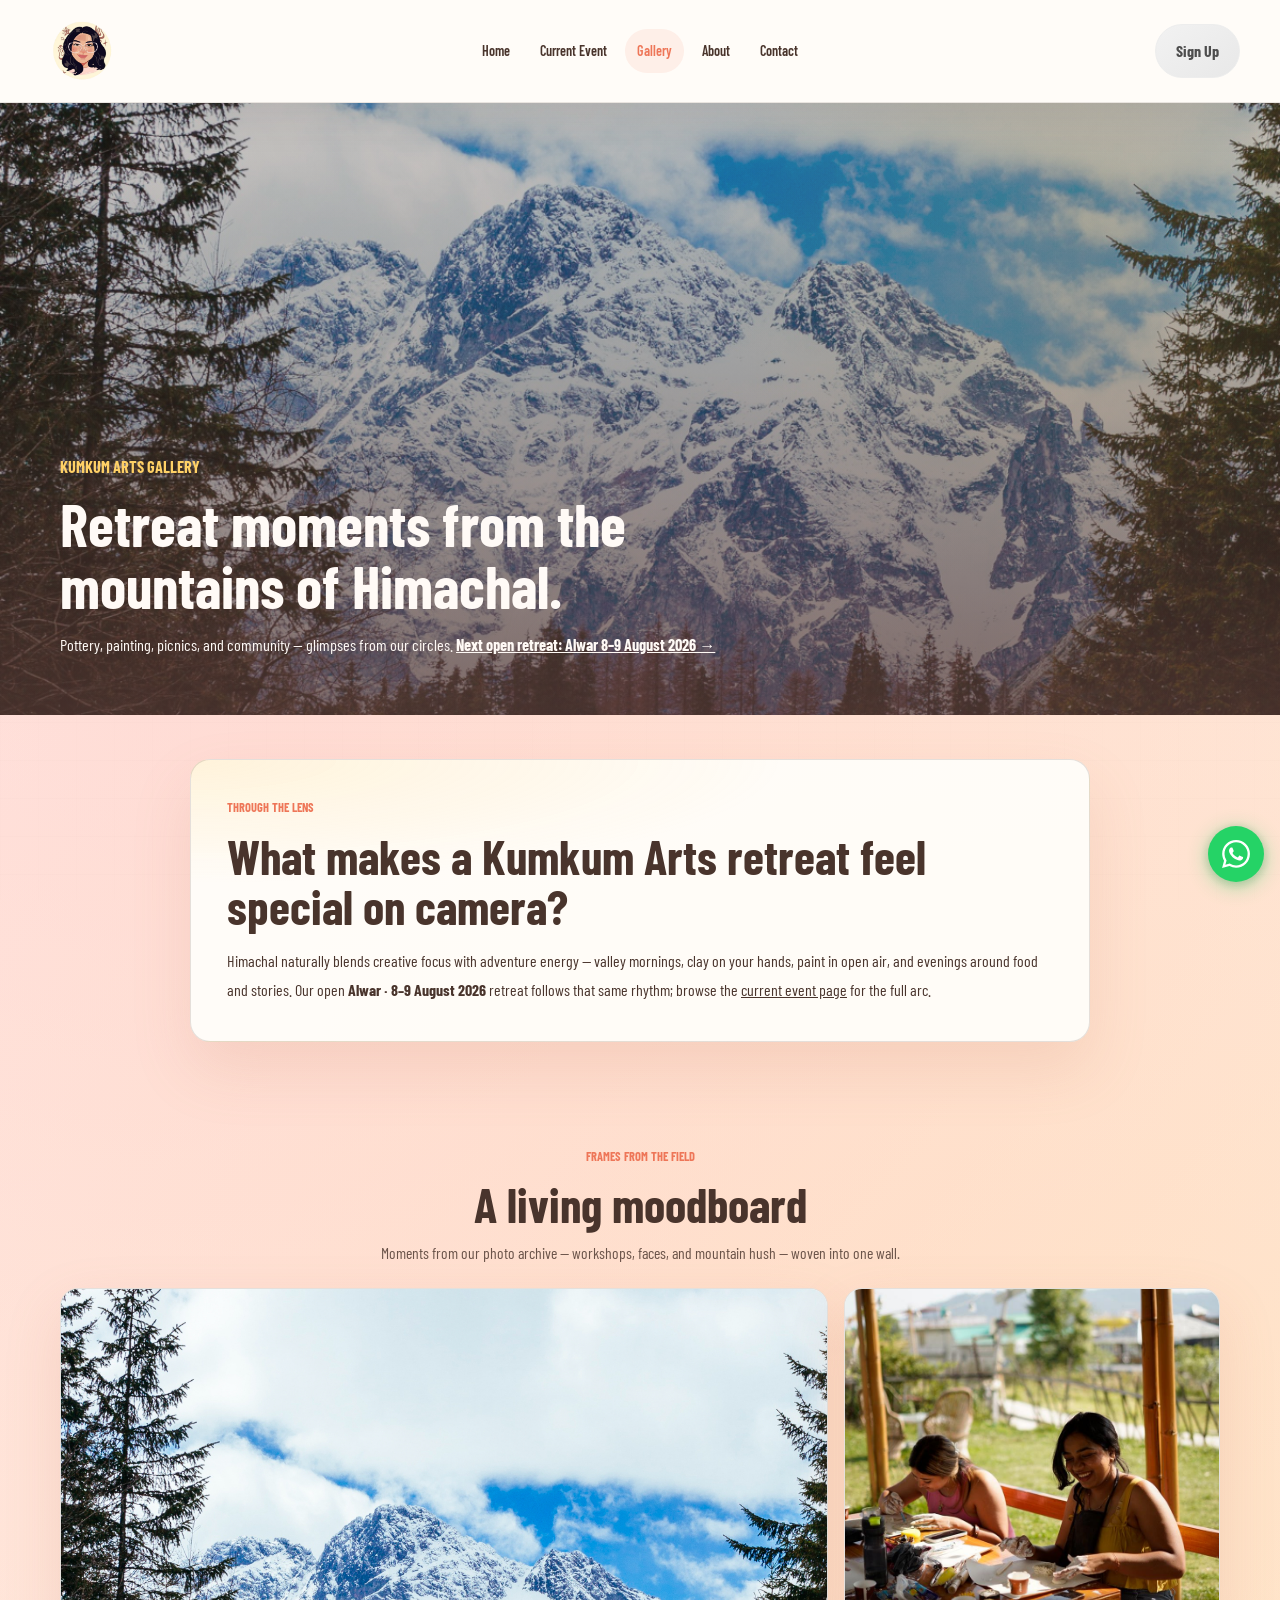
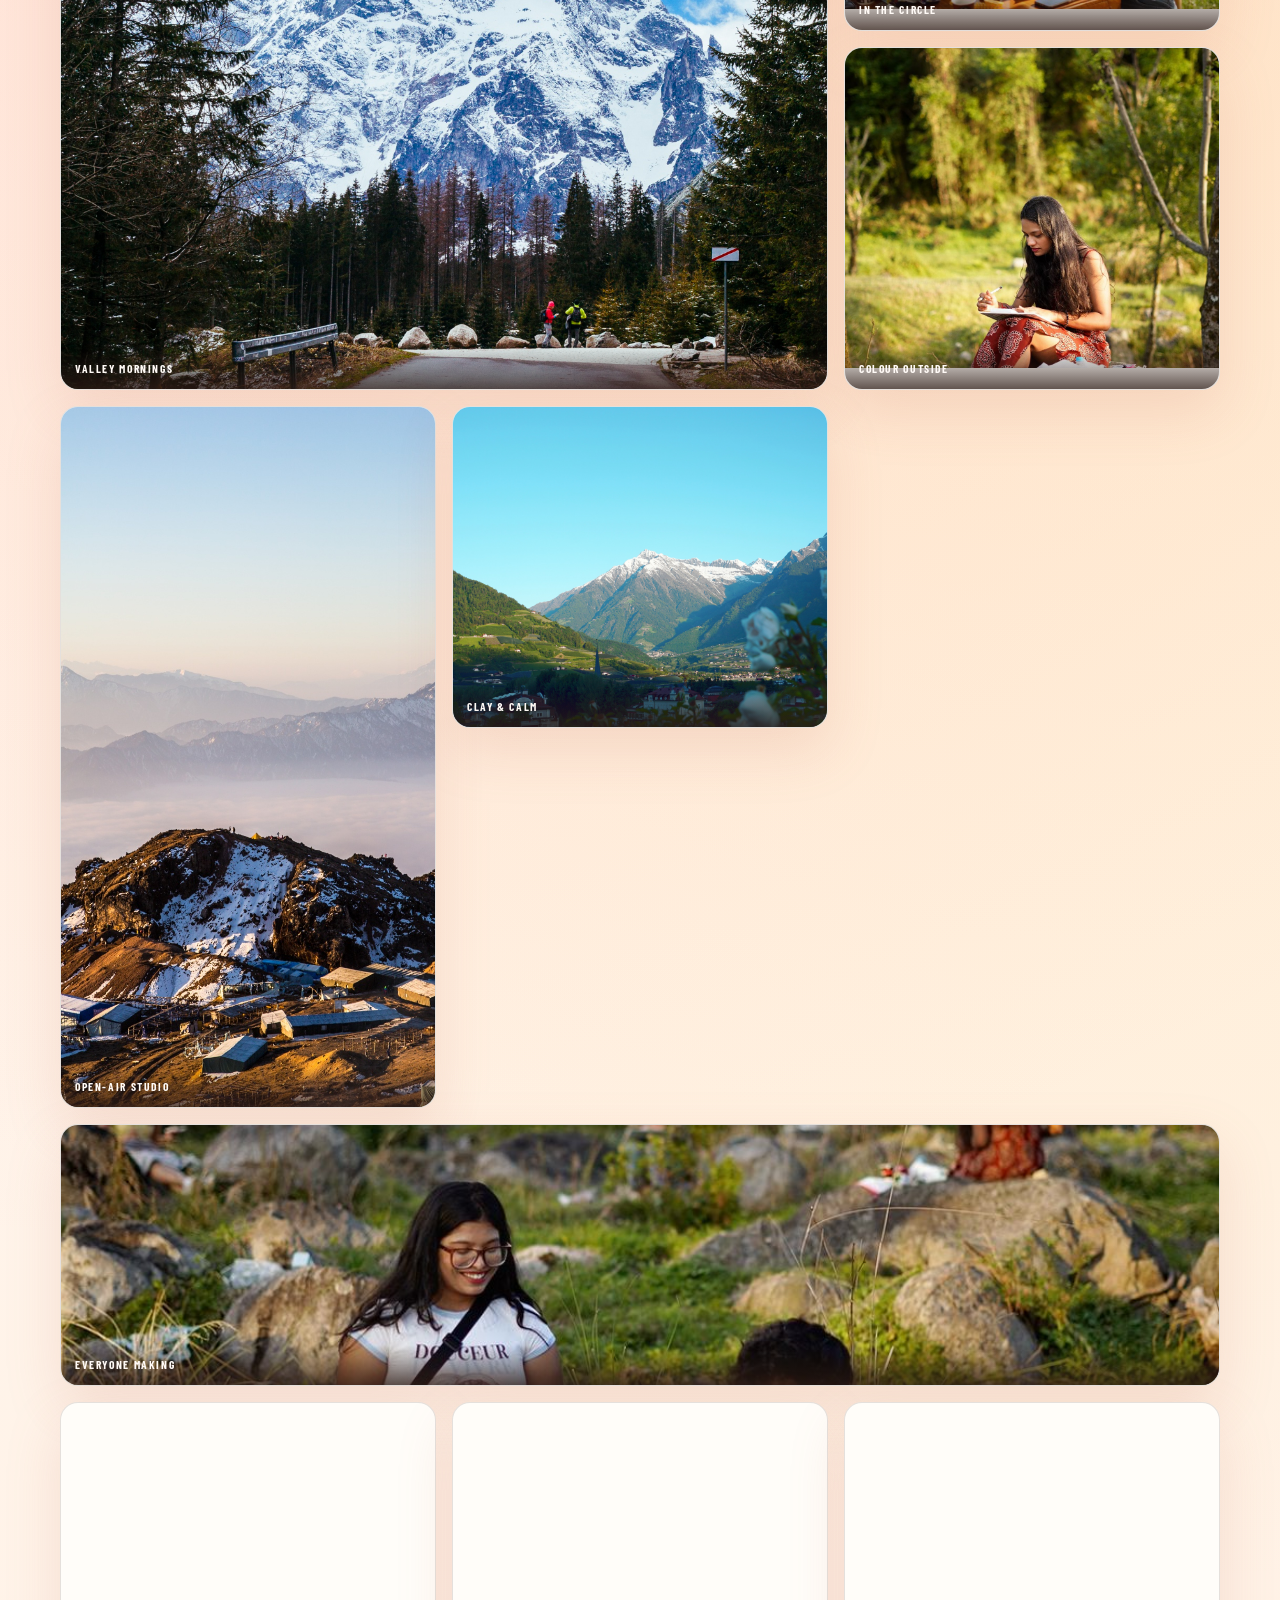
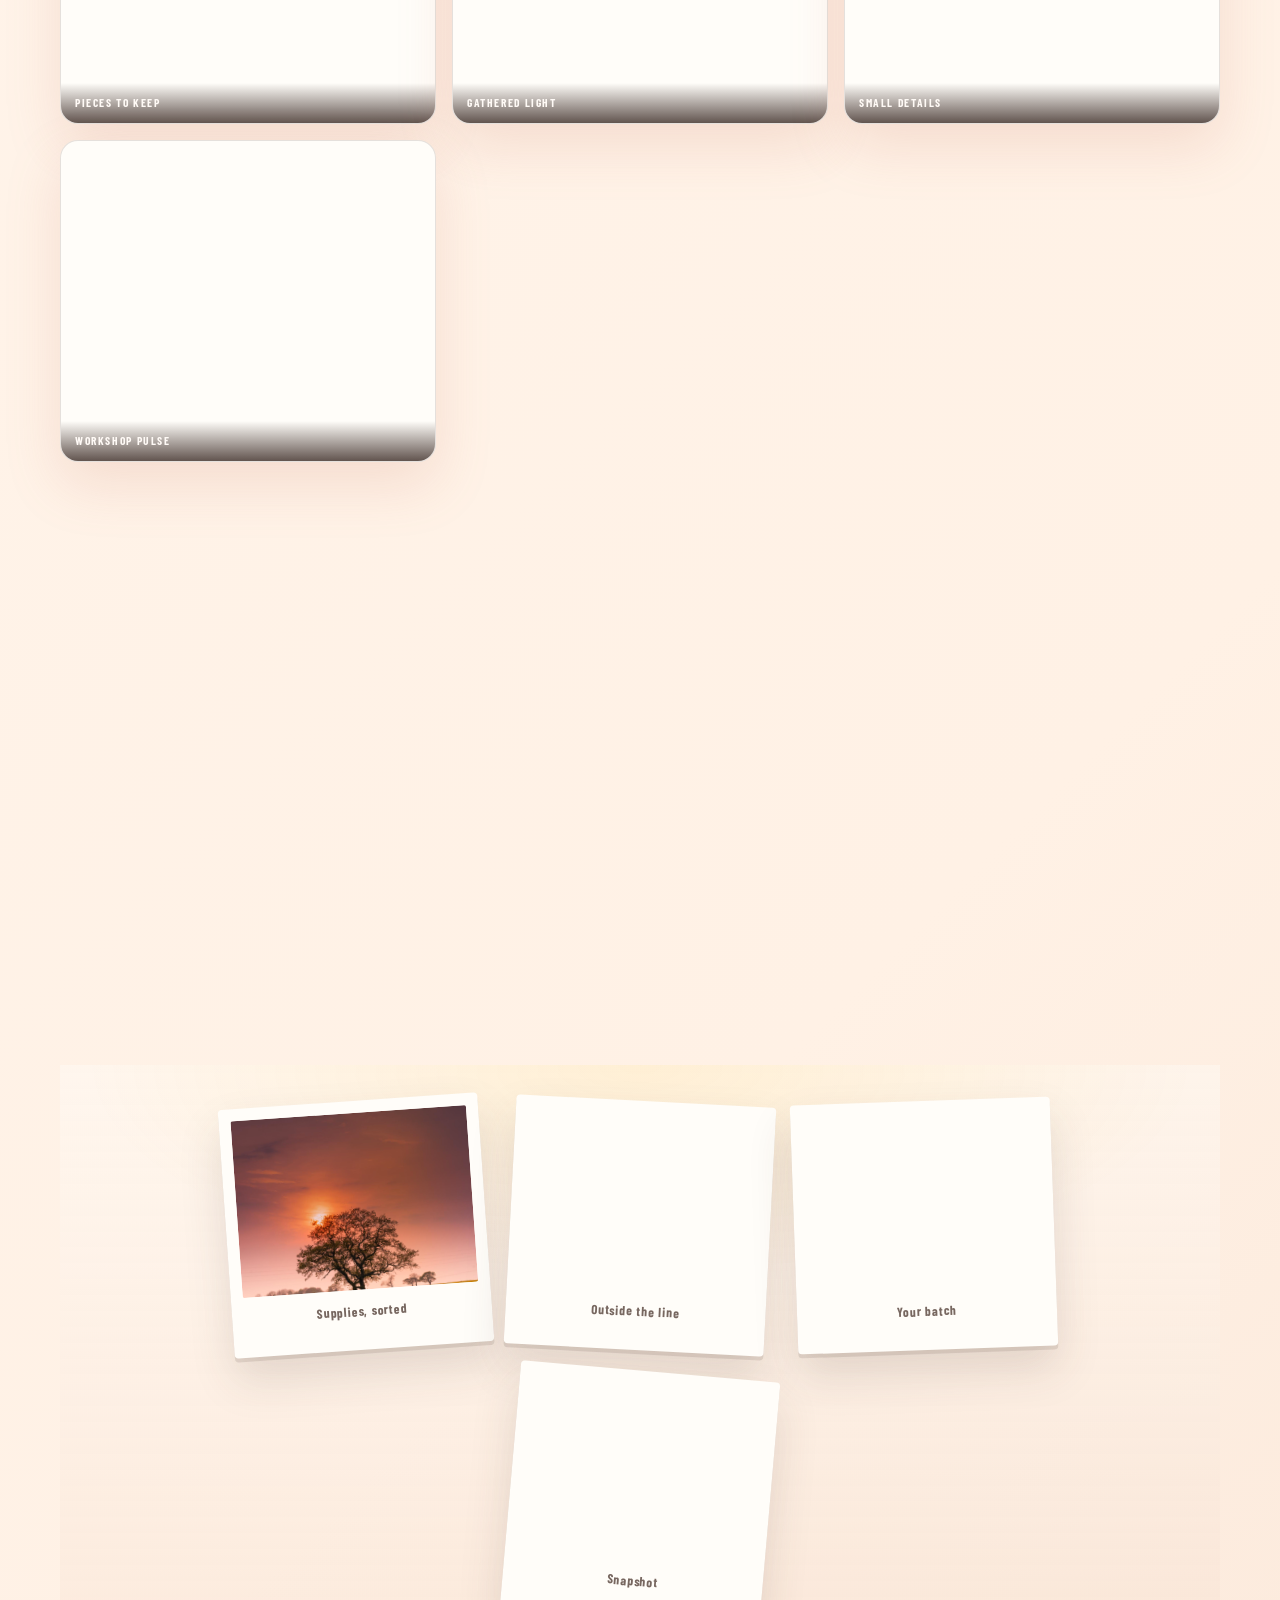
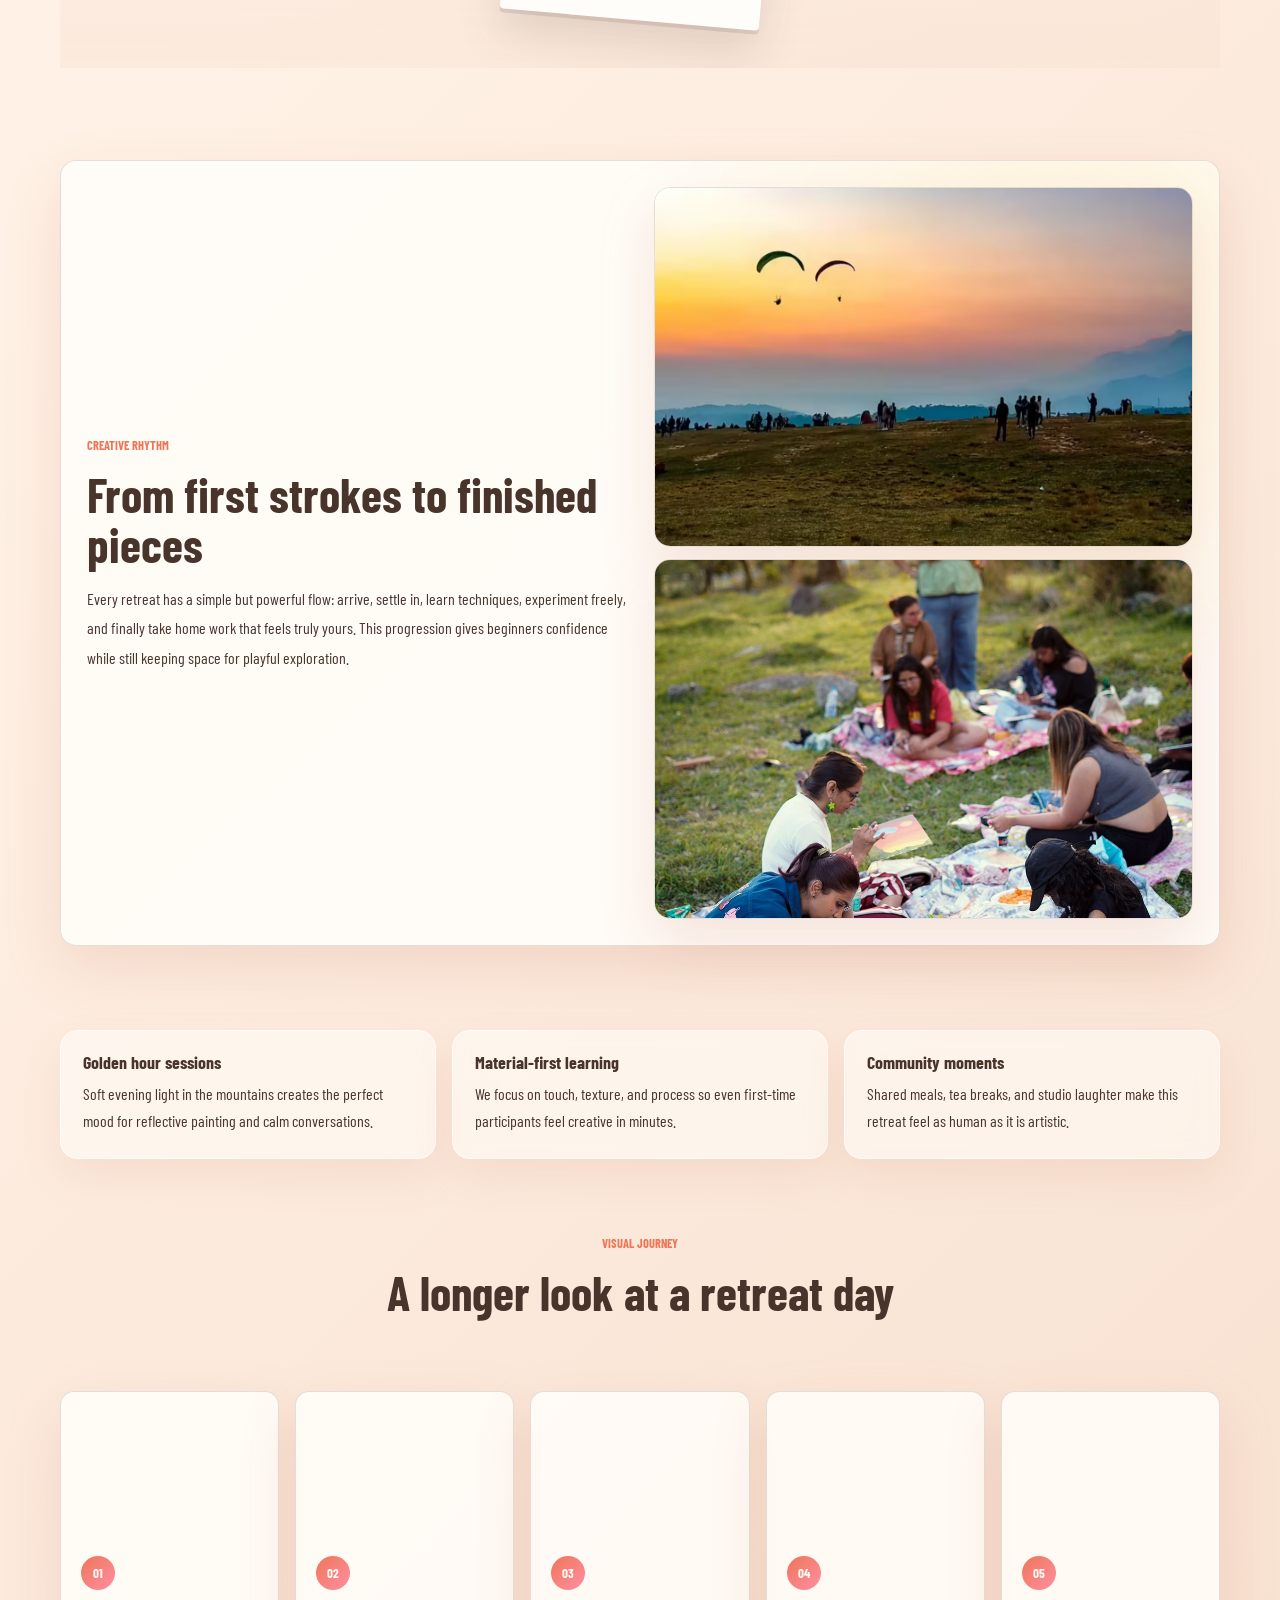
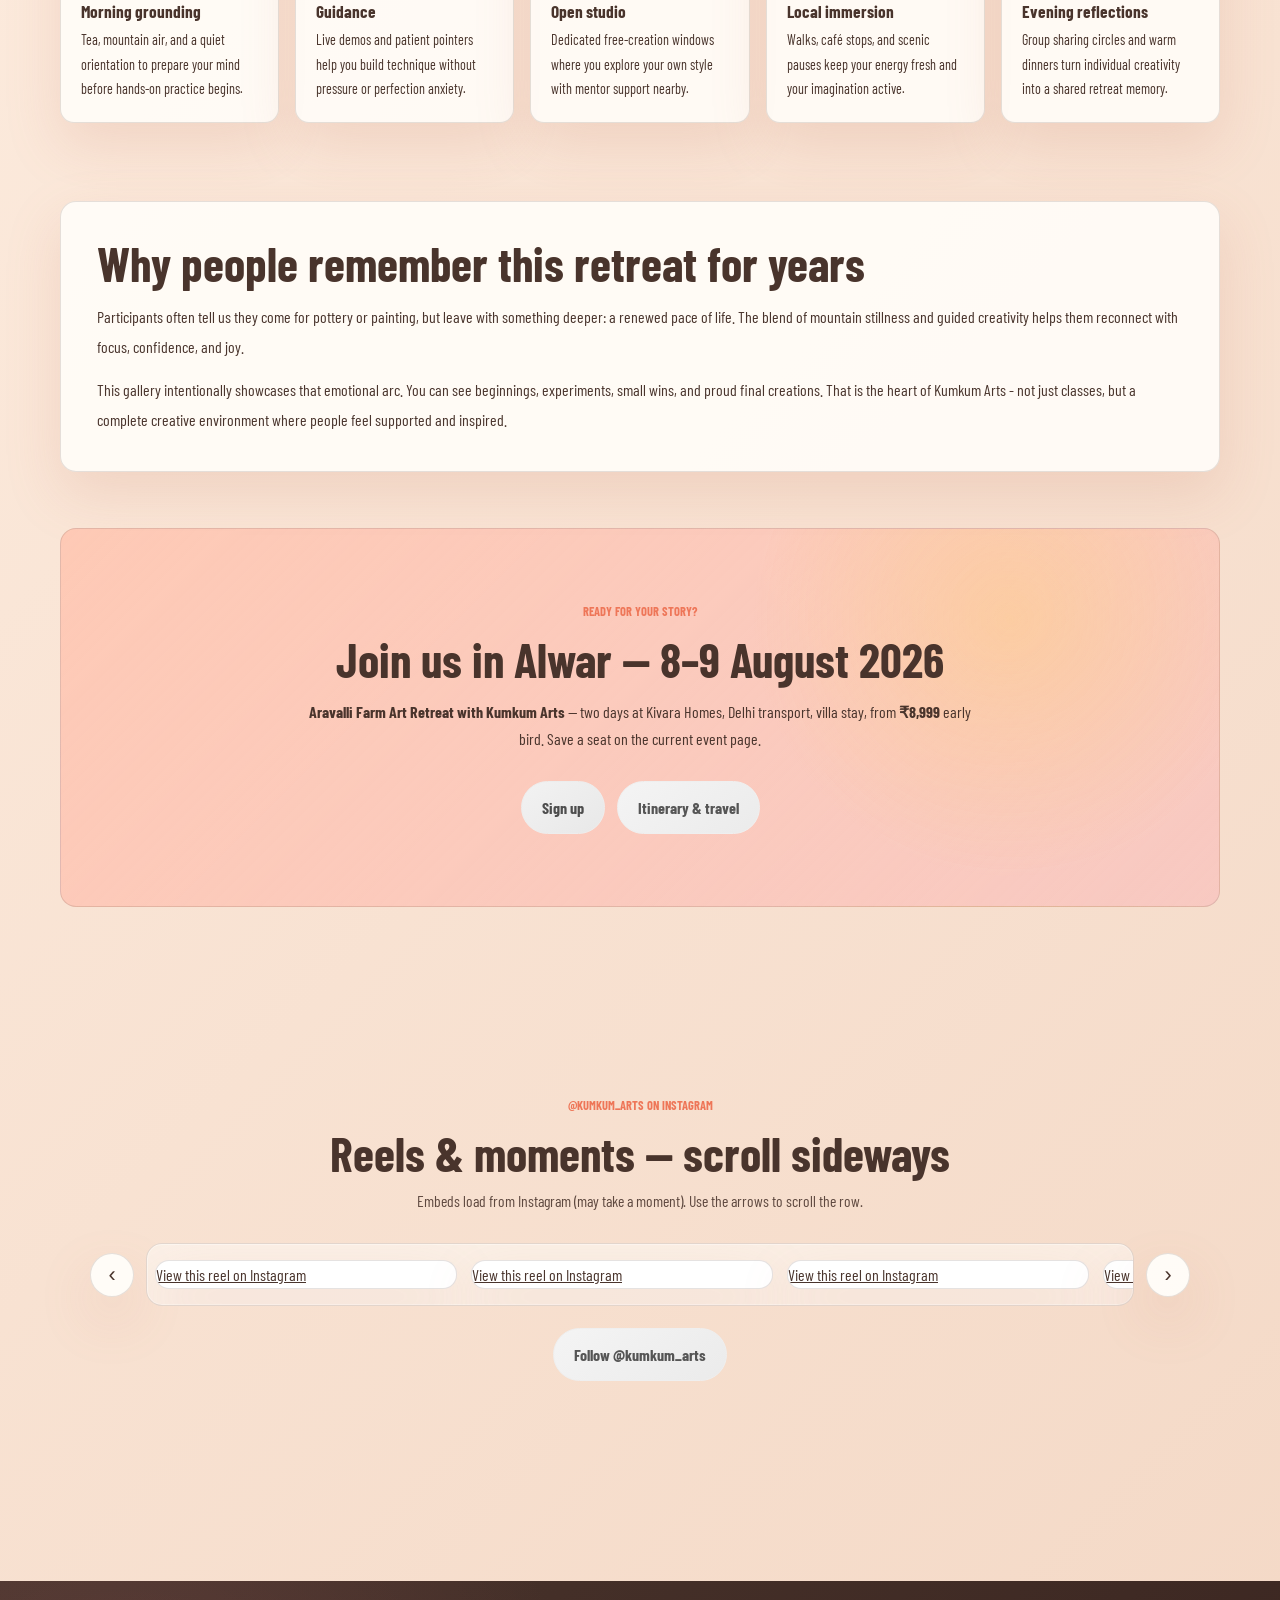
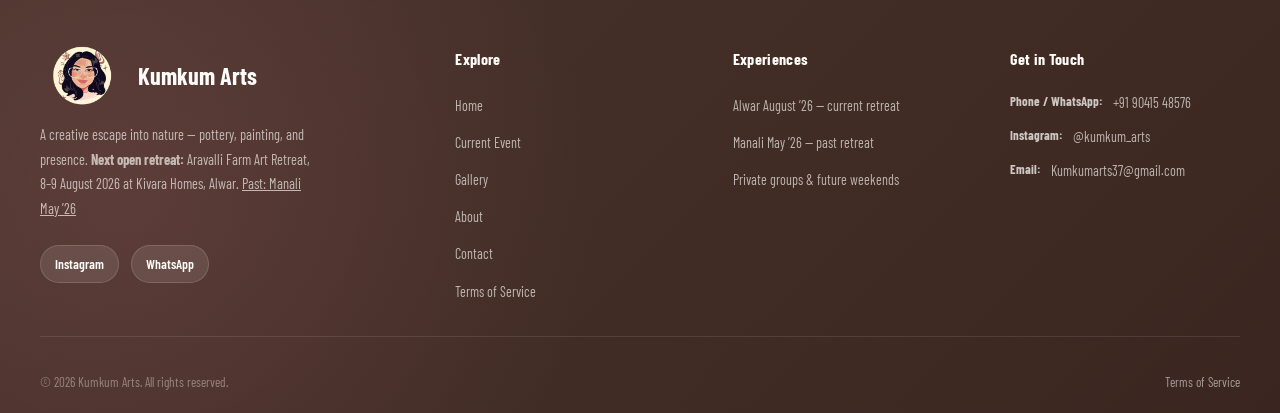
<file: pages/gallery.html>
<!DOCTYPE html>
<html lang="en">
<head>
  <meta charset="UTF-8">
  <meta name="viewport" content="width=device-width, initial-scale=1.0">
  <title>Gallery — Kumkum Arts retreats in the Himalayas</title>
  <meta name="description" content="Photos from Kumkum Arts retreats — pottery, painting, and creative moments. Next open retreat: Aravalli Farm Art Retreat, 8–9 August 2026 at Kivara Homes, Alwar.">
  <link rel="stylesheet" href="../styles.css">
</head>
<body class="page-gallery">
  <header class="site-header">
    <a class="brand" href="../index.html" aria-label="Kumkum Arts home"><img src="../Images/logo.png" alt="Kumkum Arts logo" class="brand-logo"></a>
    <button class="nav-toggle" aria-label="Open navigation" aria-expanded="false">☰</button>
    <nav class="site-nav" aria-label="Primary navigation">
      <a href="../index.html">Home</a>
      <a href="current-event.html">Current Event</a>
      <a href="gallery.html">Gallery</a>
      <a href="about.html">About</a>
      <a href="contact.html">Contact</a>
    </nav>
    <a class="nav-button" href="contact.html#contact-enquiry-form">Sign Up</a>
  </header>

  <section class="page-hero" style="background-image: url('../Images/2148153673.jpg');" aria-label="Gallery hero">
    <div class="page-hero-content">
      <p class="eyebrow">Kumkum Arts Gallery</p>
      <h1>Retreat moments from the mountains of Himachal.</h1>
      <p>Pottery, painting, picnics, and community — glimpses from our circles. <a href="current-event.html" style="color:inherit;font-weight:700;">Next open retreat: Alwar 8–9 August 2026 →</a></p>
    </div>
  </section>

  <main class="subpage gallery-page-main">

    <section class="gallery-page-intro-wrap reveal-up">
      <div class="gallery-page-intro info-panel gallery-page-intro-panel">
        <p class="eyebrow">Through the lens</p>
        <h2>What makes a Kumkum Arts retreat feel special on camera?</h2>
        <p>
          Himachal naturally blends creative focus with adventure energy — valley mornings, clay on your hands, paint in open air, and evenings around food and stories.
          Our open <strong>Alwar · 8–9 August 2026</strong> retreat follows that same rhythm; browse the <a href="current-event.html">current event page</a> for the full arc.
        </p>
      </div>
    </section>

    <section class="gallery-showcase reveal-up" aria-labelledby="gallery-mosaic-heading">
      <div class="section-heading centered gallery-showcase-heading">
        <p class="eyebrow">Frames from the field</p>
        <h2 id="gallery-mosaic-heading">A living moodboard</h2>
        <p class="gallery-showcase-lead">Moments from our photo archive — workshops, faces, and mountain hush — woven into one wall.</p>
      </div>
      <div class="gallery-mosaic">
        <figure class="gallery-mosaic-cell gallery-mosaic-feature">
          <img src="../Images/2148153673.jpg" alt="Wide mountain valley and retreat atmosphere" width="900" height="700" loading="lazy" decoding="async">
          <figcaption>Valley mornings</figcaption>
        </figure>
        <figure class="gallery-mosaic-cell">
          <img src="../Images/IMG_2681.JPG" alt="Retreat participants and creative energy" width="600" height="450" loading="lazy" decoding="async">
          <figcaption>In the circle</figcaption>
        </figure>
        <figure class="gallery-mosaic-cell">
          <img src="../Images/IMG_2878.JPG" alt="Art retreat moment outdoors" width="600" height="450" loading="lazy" decoding="async">
          <figcaption>Colour outside</figcaption>
        </figure>
        <figure class="gallery-mosaic-cell gallery-mosaic-tall">
          <img src="../Images/565.jpg" alt="Painting session in nature" width="500" height="700" loading="lazy" decoding="async">
          <figcaption>Open-air studio</figcaption>
        </figure>
        <figure class="gallery-mosaic-cell">
          <img src="../Images/19777.jpg" alt="Hands working with clay at pottery session" width="600" height="450" loading="lazy" decoding="async">
          <figcaption>Clay &amp; calm</figcaption>
        </figure>
        <figure class="gallery-mosaic-cell gallery-mosaic-wide">
          <img src="../Images/IMG_2882.JPG" alt="Group creative session in the mountains" width="900" height="400" loading="lazy" decoding="async">
          <figcaption>Everyone making</figcaption>
        </figure>
        <figure class="gallery-mosaic-cell">
          <img src="../Images/5825.jpg" alt="Painted pottery pieces from retreat" width="600" height="450" loading="lazy" decoding="async">
          <figcaption>Pieces to keep</figcaption>
        </figure>
        <figure class="gallery-mosaic-cell">
          <img src="../Images/IMG_2890.JPG" alt="Mountain retreat gathering" width="600" height="450" loading="lazy" decoding="async">
          <figcaption>Gathered light</figcaption>
        </figure>
        <figure class="gallery-mosaic-cell">
          <img src="../Images/1063.jpg" alt="Creative retreat detail" width="600" height="450" loading="lazy" decoding="async">
          <figcaption>Small details</figcaption>
        </figure>
        <figure class="gallery-mosaic-cell">
          <img src="../Images/IMG_2700.JPG" alt="Retreat workshop moment" width="600" height="450" loading="lazy" decoding="async">
          <figcaption>Workshop pulse</figcaption>
        </figure>
      </div>
    </section>

    <section class="gallery-filmstrip-section reveal-up" aria-labelledby="gallery-film-heading">
      <div class="gallery-filmstrip-head">
        <p class="eyebrow">Continuous strip</p>
        <h2 id="gallery-film-heading">Slide through more frames</h2>
        <p class="gallery-filmstrip-sub">A slow horizontal scroll — grab and drag (or use a trackpad) to wander the batch.</p>
      </div>
      <div class="gallery-filmstrip" tabindex="0" role="region" aria-label="Horizontal photo reel from retreat archive">
        <img src="../Images/IMG_2876.JPG" alt="Retreat archive photo" loading="lazy" decoding="async" width="400" height="280">
        <img src="../Images/IMG_2867.JPG" alt="Retreat archive photo" loading="lazy" decoding="async" width="400" height="280">
        <img src="../Images/IMG_2887.JPG" alt="Retreat archive photo" loading="lazy" decoding="async" width="400" height="280">
        <img src="../Images/IMG_2679.JPG" alt="Retreat archive photo" loading="lazy" decoding="async" width="400" height="280">
        <img src="../Images/IMG_2685.JPG" alt="Retreat archive photo" loading="lazy" decoding="async" width="400" height="280">
        <img src="../Images/IMG_2891.JPG" alt="Retreat archive photo" loading="lazy" decoding="async" width="400" height="280">
        <img src="../Images/IMG_2873.JPG" alt="Retreat archive photo" loading="lazy" decoding="async" width="400" height="280">
        <img src="../Images/IMG_2880.JPG" alt="Retreat archive photo" loading="lazy" decoding="async" width="400" height="280">
        <img src="../Images/IMG_2671.JPG" alt="Retreat archive photo" loading="lazy" decoding="async" width="400" height="280">
        <img src="../Images/IMG_2703.JPG" alt="Retreat archive photo" loading="lazy" decoding="async" width="400" height="280">
        <img src="../Images/IMG_2883.JPG" alt="Retreat archive photo" loading="lazy" decoding="async" width="400" height="280">
        <img src="../Images/IMG_2682.JPG" alt="Retreat archive photo" loading="lazy" decoding="async" width="400" height="280">
        <img src="../Images/IMG_2875.JPG" alt="Retreat archive photo" loading="lazy" decoding="async" width="400" height="280">
        <img src="../Images/IMG_2868.JPG" alt="Retreat archive photo" loading="lazy" decoding="async" width="400" height="280">
      </div>
    </section>

    <section class="gallery-polaroid-strip reveal-up" aria-label="Polaroid style moments">
      <div class="gallery-polaroid-inner">
        <figure class="gallery-polaroid" style="--tilt:-4deg">
          <img src="../Images/112.jpg" alt="Art supplies laid out for retreat" loading="lazy" decoding="async" width="420" height="320">
          <figcaption>Supplies, sorted</figcaption>
        </figure>
        <figure class="gallery-polaroid" style="--tilt:3deg">
          <img src="../Images/22885.jpg" alt="Outdoor retreat activity" loading="lazy" decoding="async" width="420" height="320">
          <figcaption>Outside the line</figcaption>
        </figure>
        <figure class="gallery-polaroid" style="--tilt:-2deg">
          <img src="../Images/89147.jpg" alt="Retreat participants together" loading="lazy" decoding="async" width="420" height="320">
          <figcaption>Your batch</figcaption>
        </figure>
        <figure class="gallery-polaroid" style="--tilt:5deg">
          <img src="../Images/IMG_2677.JPG" alt="Retreat memory snapshot" loading="lazy" decoding="async" width="420" height="320">
          <figcaption>Snapshot</figcaption>
        </figure>
      </div>
    </section>

    <section class="gallery-story-block gallery-story-duo reveal-up">
      <div>
        <p class="eyebrow">Creative rhythm</p>
        <h2>From first strokes to finished pieces</h2>
        <p>
          Every retreat has a simple but powerful flow: arrive, settle in, learn techniques, experiment freely, and finally take home work that feels truly yours.
          This progression gives beginners confidence while still keeping space for playful exploration.
        </p>
      </div>
      <div class="gallery-story-duo-photos">
        <img src="../Images/Bir-Billing.avif" alt="Mountain ridges and open sky in Himachal Pradesh" loading="lazy" decoding="async" width="520" height="360">
        <img src="../Images/IMG_2886.JPG" alt="Retreat energy in the hills" loading="lazy" decoding="async" width="520" height="360">
      </div>
    </section>

    <section class="gallery-notes gallery-notes-glass">
      <article class="gallery-note-card reveal-up">
        <h3>Golden hour sessions</h3>
        <p>Soft evening light in the mountains creates the perfect mood for reflective painting and calm conversations.</p>
      </article>
      <article class="gallery-note-card reveal-up">
        <h3>Material-first learning</h3>
        <p>We focus on touch, texture, and process so even first-time participants feel creative in minutes.</p>
      </article>
      <article class="gallery-note-card reveal-up">
        <h3>Community moments</h3>
        <p>Shared meals, tea breaks, and studio laughter make this retreat feel as human as it is artistic.</p>
      </article>
    </section>

    <section class="section-heading centered gallery-journey-heading">
      <p class="eyebrow">Visual Journey</p>
      <h2>A longer look at a retreat day</h2>
    </section>

    <section class="gallery-journey gallery-journey-visual">
      <article class="journey-step journey-step-visual reveal-up">
        <div class="journey-step-photo"><img src="../Images/IMG_2670.JPG" alt="" loading="lazy" decoding="async" width="320" height="200"></div>
        <span>01</span>
        <h3>Morning grounding</h3>
        <p>Tea, mountain air, and a quiet orientation to prepare your mind before hands-on practice begins.</p>
      </article>
      <article class="journey-step journey-step-visual reveal-up">
        <div class="journey-step-photo"><img src="../Images/IMG_2680.JPG" alt="" loading="lazy" decoding="async" width="320" height="200"></div>
        <span>02</span>
        <h3>Guidance</h3>
        <p>Live demos and patient pointers help you build technique without pressure or perfection anxiety.</p>
      </article>
      <article class="journey-step journey-step-visual reveal-up">
        <div class="journey-step-photo"><img src="../Images/IMG_2874.JPG" alt="" loading="lazy" decoding="async" width="320" height="200"></div>
        <span>03</span>
        <h3>Open studio</h3>
        <p>Dedicated free-creation windows where you explore your own style with mentor support nearby.</p>
      </article>
      <article class="journey-step journey-step-visual reveal-up">
        <div class="journey-step-photo"><img src="../Images/IMG_2672.JPG" alt="" loading="lazy" decoding="async" width="320" height="200"></div>
        <span>04</span>
        <h3>Local immersion</h3>
        <p>Walks, café stops, and scenic pauses keep your energy fresh and your imagination active.</p>
      </article>
      <article class="journey-step journey-step-visual reveal-up">
        <div class="journey-step-photo"><img src="../Images/IMG_2872.JPG" alt="" loading="lazy" decoding="async" width="320" height="200"></div>
        <span>05</span>
        <h3>Evening reflections</h3>
        <p>Group sharing circles and warm dinners turn individual creativity into a shared retreat memory.</p>
      </article>
    </section>

    <section class="gallery-long-copy info-panel reveal-up">
      <h2>Why people remember this retreat for years</h2>
      <p>
        Participants often tell us they come for pottery or painting, but leave with something deeper: a renewed pace of life.
        The blend of mountain stillness and guided creativity helps them reconnect with focus, confidence, and joy.
      </p>
      <p>
        This gallery intentionally showcases that emotional arc. You can see beginnings, experiments, small wins, and proud final creations.
        That is the heart of Kumkum Arts - not just classes, but a complete creative environment where people feel supported and inspired.
      </p>
    </section>

    <section class="cta-section reveal-up">
      <p class="eyebrow">Ready for your story?</p>
      <h2>Join us in Alwar — 8–9 August 2026</h2>
      <p><strong>Aravalli Farm Art Retreat with Kumkum Arts</strong> — two days at Kivara Homes, Delhi transport, villa stay, from <strong>₹8,999</strong> early bird. Save a seat on the current event page.</p>
      <div class="hero-actions">
        <a class="button button-primary" href="contact.html#contact-enquiry-form">Sign up</a>
        <a class="button button-secondary" href="current-event.html">Itinerary &amp; travel</a>
      </div>
    </section>
    <section class="section instagram-scroller-section" aria-labelledby="instagram-heading">
      <div class="section-heading centered">
        <p class="eyebrow">@kumkum_arts on Instagram</p>
        <h2 id="instagram-heading">Reels &amp; moments — scroll sideways</h2>
        <p class="ce-section-lead" style="max-width:560px;margin-inline:auto;">Embeds load from Instagram (may take a moment). Use the arrows to scroll the row.</p>
      </div>
      <div class="ig-scroller-wrap">
        <button type="button" class="ig-scroll-btn ig-scroll-prev" aria-label="Scroll Instagram strip left">&#8249;</button>
        <div class="ig-scroller-viewport" data-ig-scroller tabindex="0">
          <div class="ig-scroller-track">
            <div class="ig-embed-slot">
              <blockquote class="instagram-media" data-instgrm-permalink="https://www.instagram.com/reel/DYRuGCRybH3/" data-instgrm-version="14">
                <a href="https://www.instagram.com/reel/DYRuGCRybH3/" target="_blank" rel="noopener noreferrer">View this reel on Instagram</a>
              </blockquote>
            </div>
            <div class="ig-embed-slot">
              <blockquote class="instagram-media" data-instgrm-permalink="https://www.instagram.com/reel/DXyR3FryYcs/" data-instgrm-version="14">
                <a href="https://www.instagram.com/reel/DXyR3FryYcs/" target="_blank" rel="noopener noreferrer">View this reel on Instagram</a>
              </blockquote>
            </div>
            <div class="ig-embed-slot">
              <blockquote class="instagram-media" data-instgrm-permalink="https://www.instagram.com/reel/DXJypULFvMM/" data-instgrm-version="14">
                <a href="https://www.instagram.com/reel/DXJypULFvMM/" target="_blank" rel="noopener noreferrer">View this reel on Instagram</a>
              </blockquote>
            </div>
            <div class="ig-embed-slot">
              <blockquote class="instagram-media" data-instgrm-permalink="https://www.instagram.com/reel/DVpwx_sEuqL/" data-instgrm-version="14">
                <a href="https://www.instagram.com/reel/DVpwx_sEuqL/" target="_blank" rel="noopener noreferrer">View this reel on Instagram</a>
              </blockquote>
            </div>
            <div class="ig-embed-slot">
              <blockquote class="instagram-media" data-instgrm-permalink="https://www.instagram.com/reel/DVIgYBokryV/" data-instgrm-version="14">
                <a href="https://www.instagram.com/reel/DVIgYBokryV/" target="_blank" rel="noopener noreferrer">View this reel on Instagram</a>
              </blockquote>
            </div>
            <div class="ig-embed-slot">
              <blockquote class="instagram-media" data-instgrm-permalink="https://www.instagram.com/reel/DU0rLYDEhan/" data-instgrm-version="14">
                <a href="https://www.instagram.com/reel/DU0rLYDEhan/" target="_blank" rel="noopener noreferrer">View this reel on Instagram</a>
              </blockquote>
            </div>
            <div class="ig-embed-slot">
              <blockquote class="instagram-media" data-instgrm-permalink="https://www.instagram.com/reel/DUYWdkciENy/" data-instgrm-version="14">
                <a href="https://www.instagram.com/reel/DUYWdkciENy/" target="_blank" rel="noopener noreferrer">View this reel on Instagram</a>
              </blockquote>
            </div>
            <div class="ig-embed-slot">
              <blockquote class="instagram-media" data-instgrm-permalink="https://www.instagram.com/reel/DSkYUe3Er5u/" data-instgrm-version="14">
                <a href="https://www.instagram.com/reel/DSkYUe3Er5u/" target="_blank" rel="noopener noreferrer">View this reel on Instagram</a>
              </blockquote>
            </div>
            <div class="ig-embed-slot">
              <blockquote class="instagram-media" data-instgrm-permalink="https://www.instagram.com/p/DQ_0WerEmuj/" data-instgrm-version="14">
                <a href="https://www.instagram.com/p/DQ_0WerEmuj/" target="_blank" rel="noopener noreferrer">View this post on Instagram</a>
              </blockquote>
            </div>
            <div class="ig-embed-slot">
              <blockquote class="instagram-media" data-instgrm-permalink="https://www.instagram.com/reel/DQt-o1yEhgU/" data-instgrm-version="14">
                <a href="https://www.instagram.com/reel/DQt-o1yEhgU/" target="_blank" rel="noopener noreferrer">View this reel on Instagram</a>
              </blockquote>
            </div>
            <div class="ig-embed-slot">
              <blockquote class="instagram-media" data-instgrm-permalink="https://www.instagram.com/reel/DNvWI4-ZHQC/" data-instgrm-version="14">
                <a href="https://www.instagram.com/reel/DNvWI4-ZHQC/" target="_blank" rel="noopener noreferrer">View this reel on Instagram</a>
              </blockquote>
            </div>
          </div>
        </div>
        <button type="button" class="ig-scroll-btn ig-scroll-next" aria-label="Scroll Instagram strip right">&#8250;</button>
      </div>
      <p class="ig-scroller-foot">
        <a class="button button-secondary" href="https://www.instagram.com/kumkum_arts?utm_source=ig_web_button_share_sheet&amp;igsh=ZDNlZDc0MzIxNw==" target="_blank" rel="noopener noreferrer">Follow @kumkum_arts</a>
      </p>
    </section>

  </main>

  <footer class="site-footer">
    <div class="footer-inner">
      <div class="footer-brand">
        <a class="brand" href="../index.html" aria-label="Kumkum Arts home">
          <img src="../Images/logo.png" alt="Kumkum Arts logo" class="brand-logo">
          Kumkum Arts
        </a>
        <p>A creative escape into nature — pottery, painting, and presence. <strong>Next open retreat:</strong> Aravalli Farm Art Retreat, 8–9 August 2026 at Kivara Homes, Alwar. <a href="past-retreat-manali-2026.html">Past: Manali May ’26</a></p>
        <div class="footer-social">
          <a href="https://www.instagram.com/kumkum_arts?utm_source=ig_web_button_share_sheet&amp;igsh=ZDNlZDc0MzIxNw==" aria-label="Instagram (@kumkum_arts)" target="_blank" rel="noopener noreferrer">Instagram</a>
          <a href="https://wa.me/919041548576" aria-label="WhatsApp" target="_blank" rel="noopener">WhatsApp</a>
        </div>
      </div>
      <div class="footer-col">
        <h4>Explore</h4>
        <ul>
          <li><a href="../index.html">Home</a></li>
          <li><a href="current-event.html">Current Event</a></li>
          <li><a href="gallery.html">Gallery</a></li>
          <li><a href="about.html">About</a></li>
          <li><a href="contact.html">Contact</a></li>
          <li><a href="terms-of-service.html">Terms of Service</a></li>
        </ul>
      </div>
      <div class="footer-col">
        <h4>Experiences</h4>
        <ul>
          <li><a href="current-event.html">Alwar August ’26 — current retreat</a></li>
          <li><a href="past-retreat-manali-2026.html">Manali May ’26 — past retreat</a></li>
          <li><a href="contact.html">Private groups &amp; future weekends</a></li>
        </ul>
      </div>
      <div class="footer-col">
        <h4>Get in Touch</h4>
        <ul>
          <li class="footer-contact-item"><span>Phone / WhatsApp:</span> <a href="tel:+919041548576" class="footer-contact-nowrap">+91 90415 48576</a></li>
          <li class="footer-contact-item"><span>Instagram:</span> <a href="https://www.instagram.com/kumkum_arts?utm_source=ig_web_button_share_sheet&amp;igsh=ZDNlZDc0MzIxNw==" target="_blank" rel="noopener noreferrer">@kumkum_arts</a></li>
          <li class="footer-contact-item"><span>Email:</span> <a href="mailto:Kumkumarts37@gmail.com">Kumkumarts37@gmail.com</a></li>
        </ul>
      </div>
    </div>
    <div class="footer-bottom">
      <p>© 2026 Kumkum Arts. All rights reserved.</p>
      <p><a href="terms-of-service.html">Terms of Service</a></p>
    </div>
  </footer>

  <a class="whatsapp-float" href="https://wa.me/919041548576" target="_blank" rel="noopener noreferrer" aria-label="Chat on WhatsApp with Kumkum Arts, +91 90415 48576">
    <svg xmlns="http://www.w3.org/2000/svg" width="28" height="28" viewBox="0 0 24 24" fill="currentColor" aria-hidden="true"><path d="M17.472 14.382c-.297-.149-1.758-.867-2.03-.967-.273-.099-.471-.148-.67.15-.197.297-.767.966-.94 1.164-.173.199-.347.223-.644.075-.297-.15-1.255-.463-2.39-1.475-.883-.788-1.48-1.761-1.653-2.059-.173-.297-.018-.458.13-.606.134-.133.298-.347.446-.52.149-.174.198-.298.298-.497.099-.198.05-.371-.025-.52-.075-.149-.669-1.612-.916-2.207-.242-.579-.487-.5-.669-.51-.173-.008-.371-.01-.57-.01-.198 0-.52.074-.792.372-.272.297-1.04 1.016-1.04 2.479 0 1.462 1.065 2.875 1.213 3.074.149.198 2.096 3.2 5.077 4.487.709.306 1.262.489 1.694.625.712.227 1.36.195 1.871.118.571-.085 1.758-.719 2.006-1.413.248-.694.248-1.289.173-1.413-.074-.124-.272-.198-.57-.347m-5.421 7.403h-.004a9.87 9.87 0 01-5.031-1.378l-.361-.214-3.741.982.998-3.648-.235-.374a9.86 9.86 0 01-1.51-5.26c.001-5.45 4.436-9.884 9.888-9.884 2.64 0 5.122 1.03 6.988 2.898a9.825 9.825 0 012.893 6.994c-.003 5.45-4.435 9.884-9.885 9.884m8.413-18.297A11.815 11.815 0 0012.05 0C5.495 0 .16 5.335.157 11.892c0 2.096.547 4.142 1.588 5.945L.057 24l6.305-1.654a11.882 11.882 0 005.683 1.448h.005c6.554 0 11.89-5.335 11.893-11.893a11.821 11.821 0 00-3.48-8.413z"/></svg>
  </a>

  <script async src="https://www.instagram.com/embed.js"></script>
  <script src="../script.js"></script>
  <script>
  document.querySelectorAll('.site-nav a').forEach(function(a) {
    var href = a.getAttribute('href');
    var normalized = href.replace(/^\.\.\//, '').replace(/^\.\//, '');
    var path = location.pathname;
    var onHome = (normalized === 'index.html') && (path === '/' || path.endsWith('index.html'));
    var onPage = path.endsWith(normalized);
    if (onHome || onPage) {
      a.classList.add('is-active');
      a.setAttribute('aria-current', 'page');
    }
  });
  </script>
</body>
</html>
</file>
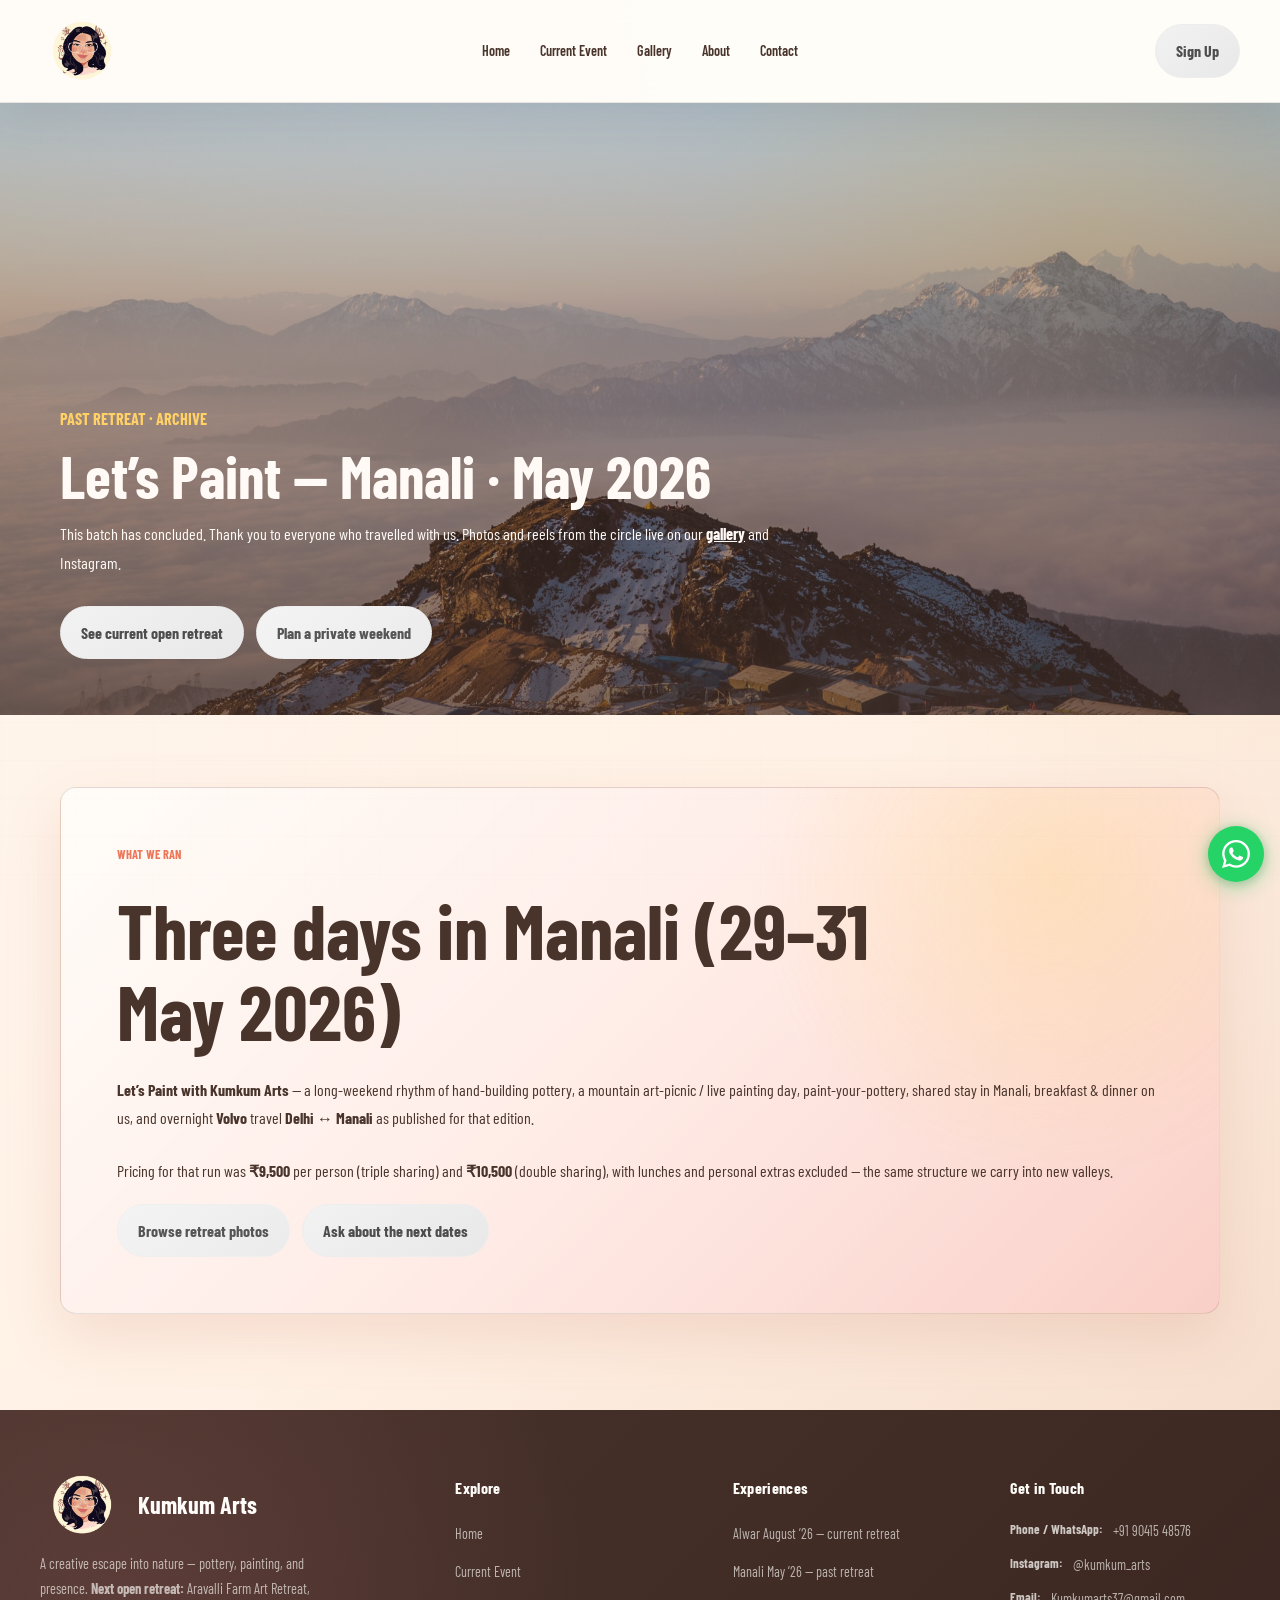
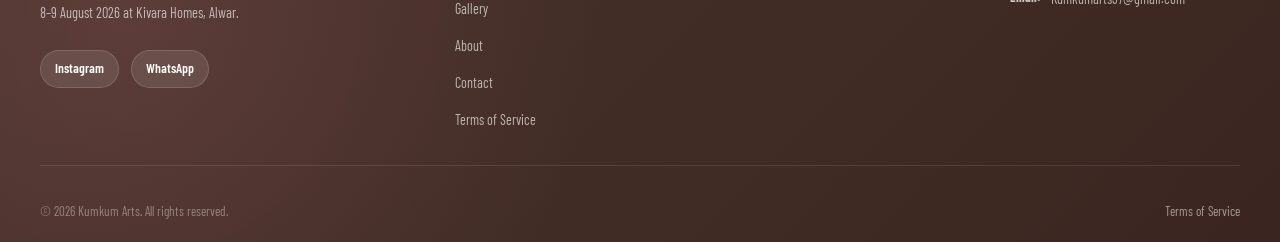
<file: pages/past-retreat-manali-2026.html>
<!DOCTYPE html>
<html lang="en">
<head>
  <meta charset="UTF-8">
  <meta name="viewport" content="width=device-width, initial-scale=1.0">
  <title>Past retreat — Let’s Paint, Manali May 2026 | Kumkum Arts</title>
  <meta name="description" content="Archive: Kumkum Arts Let’s Paint weekend in Manali, 29–31 May 2026 — pottery, painting, and mountain ease. Our open retreat has moved to Alwar; see the current event page for what’s booking now.">
  <link rel="stylesheet" href="../styles.css">
</head>
<body>
  <header class="site-header">
    <a class="brand" href="../index.html" aria-label="Kumkum Arts home"><img src="../Images/logo.png" alt="Kumkum Arts logo" class="brand-logo"></a>
    <button class="nav-toggle" aria-label="Open navigation" aria-expanded="false">☰</button>
    <nav class="site-nav" aria-label="Primary navigation">
      <a href="../index.html">Home</a>
      <a href="current-event.html">Current Event</a>
      <a href="gallery.html">Gallery</a>
      <a href="about.html">About</a>
      <a href="contact.html">Contact</a>
    </nav>
    <a class="nav-button" href="contact.html#contact-enquiry-form">Sign Up</a>
  </header>

  <section class="page-hero" style="background-image: url('../Images/565.jpg');" aria-label="Past Manali retreat">
    <div class="page-hero-content">
      <p class="eyebrow">Past retreat · Archive</p>
      <h1>Let’s Paint — Manali · May 2026</h1>
      <p>This batch has concluded. Thank you to everyone who travelled with us. Photos and reels from the circle live on our <a href="gallery.html" style="color:inherit;font-weight:700;">gallery</a> and Instagram.</p>
      <div class="hero-actions">
        <a class="button button-primary" href="current-event.html">See current open retreat</a>
        <a class="button button-secondary" href="contact.html">Plan a private weekend</a>
      </div>
    </div>
  </section>

  <main class="subpage">
    <section class="subpage-heading full-width">
      <p class="eyebrow">What we ran</p>
      <h1>Three days in Manali (29–31 May 2026)</h1>
      <p><strong>Let’s Paint with Kumkum Arts</strong> — a long-weekend rhythm of hand-building pottery, a mountain art-picnic / live painting day, paint-your-pottery, shared stay in Manali, breakfast &amp; dinner on us, and overnight <strong>Volvo</strong> travel <strong>Delhi ↔ Manali</strong> as published for that edition.</p>
      <p>Pricing for that run was <strong>₹9,500</strong> per person (triple sharing) and <strong>₹10,500</strong> (double sharing), with lunches and personal extras excluded — the same structure we carry into new valleys.</p>
      <p class="hero-actions" style="margin-top:8px;">
        <a class="button button-secondary" href="gallery.html">Browse retreat photos</a>
        <a class="button button-primary" href="contact.html#contact-enquiry-form">Ask about the next dates</a>
      </p>
    </section>
  </main>

  <footer class="site-footer">
    <div class="footer-inner">
      <div class="footer-brand">
        <a class="brand" href="../index.html" aria-label="Kumkum Arts home">
          <img src="../Images/logo.png" alt="Kumkum Arts logo" class="brand-logo">
          Kumkum Arts
        </a>
        <p>A creative escape into nature — pottery, painting, and presence. <strong>Next open retreat:</strong> Aravalli Farm Art Retreat, 8–9 August 2026 at Kivara Homes, Alwar.</p>
        <div class="footer-social">
          <a href="https://www.instagram.com/kumkum_arts?utm_source=ig_web_button_share_sheet&amp;igsh=ZDNlZDc0MzIxNw==" aria-label="Instagram (@kumkum_arts)" target="_blank" rel="noopener noreferrer">Instagram</a>
          <a href="https://wa.me/919041548576" aria-label="WhatsApp" target="_blank" rel="noopener">WhatsApp</a>
        </div>
      </div>
      <div class="footer-col">
        <h4>Explore</h4>
        <ul>
          <li><a href="../index.html">Home</a></li>
          <li><a href="current-event.html">Current Event</a></li>
          <li><a href="gallery.html">Gallery</a></li>
          <li><a href="about.html">About</a></li>
          <li><a href="contact.html">Contact</a></li>
          <li><a href="terms-of-service.html">Terms of Service</a></li>
        </ul>
      </div>
      <div class="footer-col">
        <h4>Experiences</h4>
        <ul>
          <li><a href="current-event.html">Alwar August ’26 — current retreat</a></li>
          <li><a href="past-retreat-manali-2026.html">Manali May ’26 — past retreat</a></li>
        </ul>
      </div>
      <div class="footer-col">
        <h4>Get in Touch</h4>
        <ul>
          <li class="footer-contact-item"><span>Phone / WhatsApp:</span> <a href="tel:+919041548576" class="footer-contact-nowrap">+91 90415 48576</a></li>
          <li class="footer-contact-item"><span>Instagram:</span> <a href="https://www.instagram.com/kumkum_arts?utm_source=ig_web_button_share_sheet&amp;igsh=ZDNlZDc0MzIxNw==" target="_blank" rel="noopener noreferrer">@kumkum_arts</a></li>
          <li class="footer-contact-item"><span>Email:</span> <a href="mailto:Kumkumarts37@gmail.com">Kumkumarts37@gmail.com</a></li>
        </ul>
      </div>
    </div>
    <div class="footer-bottom">
      <p>© 2026 Kumkum Arts. All rights reserved.</p>
      <p><a href="terms-of-service.html">Terms of Service</a></p>
    </div>
  </footer>

  <a class="whatsapp-float" href="https://wa.me/919041548576" target="_blank" rel="noopener noreferrer" aria-label="Chat on WhatsApp with Kumkum Arts, +91 90415 48576">
    <svg xmlns="http://www.w3.org/2000/svg" width="28" height="28" viewBox="0 0 24 24" fill="currentColor" aria-hidden="true"><path d="M17.472 14.382c-.297-.149-1.758-.867-2.03-.967-.273-.099-.471-.148-.67.15-.197.297-.767.966-.94 1.164-.173.199-.347.223-.644.075-.297-.15-1.255-.463-2.39-1.475-.883-.788-1.48-1.761-1.653-2.059-.173-.297-.018-.458.13-.606.134-.133.298-.347.446-.52.149-.174.198-.298.298-.497.099-.198.05-.371-.025-.52-.075-.149-.669-1.612-.916-2.207-.242-.579-.487-.5-.669-.51-.173-.008-.371-.01-.57-.01-.198 0-.52.074-.792.372-.272.297-1.04 1.016-1.04 2.479 0 1.462 1.065 2.875 1.213 3.074.149.198 2.096 3.2 5.077 4.487.709.306 1.262.489 1.694.625.712.227 1.36.195 1.871.118.571-.085 1.758-.719 2.006-1.413.248-.694.248-1.289.173-1.413-.074-.124-.272-.198-.57-.347m-5.421 7.403h-.004a9.87 9.87 0 01-5.031-1.378l-.361-.214-3.741.982.998-3.648-.235-.374a9.86 9.86 0 01-1.51-5.26c.001-5.45 4.436-9.884 9.888-9.884 2.64 0 5.122 1.03 6.988 2.898a9.825 9.825 0 012.893 6.994c-.003 5.45-4.435 9.884-9.885 9.884m8.413-18.297A11.815 11.815 0 0012.05 0C5.495 0 .16 5.335.157 11.892c0 2.096.547 4.142 1.588 5.945L.057 24l6.305-1.654a11.882 11.882 0 005.683 1.448h.005c6.554 0 11.89-5.335 11.893-11.893a11.821 11.821 0 00-3.48-8.413z"/></svg>
  </a>

  <script src="../script.js"></script>
  <script>
  document.querySelectorAll('.site-nav a').forEach(function(a) {
    var href = a.getAttribute('href');
    var normalized = href.replace(/^\.\.\//, '').replace(/^\.\//, '');
    var path = location.pathname;
    var onHome = (normalized === 'index.html') && (path === '/' || path.endsWith('index.html'));
    var onPage = path.endsWith(normalized);
    if (onHome || onPage) {
      a.classList.add('is-active');
      a.setAttribute('aria-current', 'page');
    }
  });
  </script>
</body>
</html>
</file>
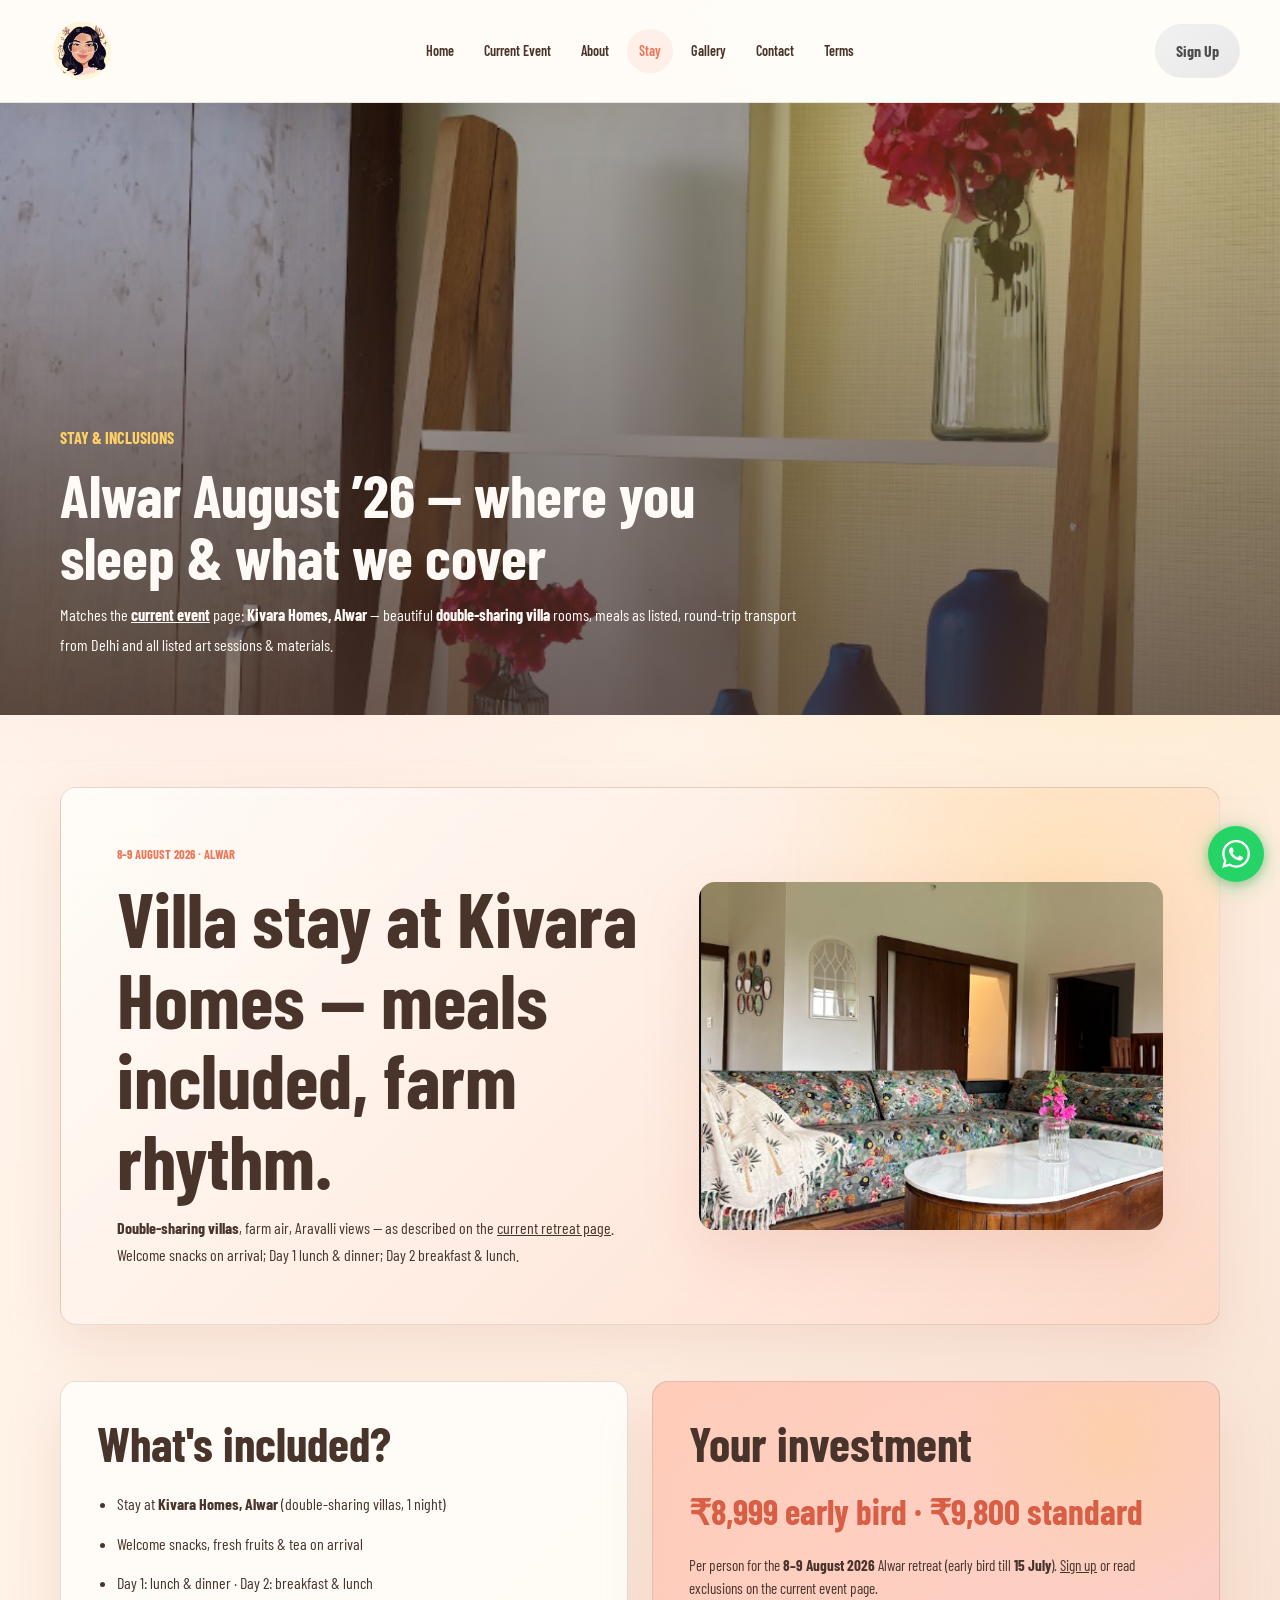
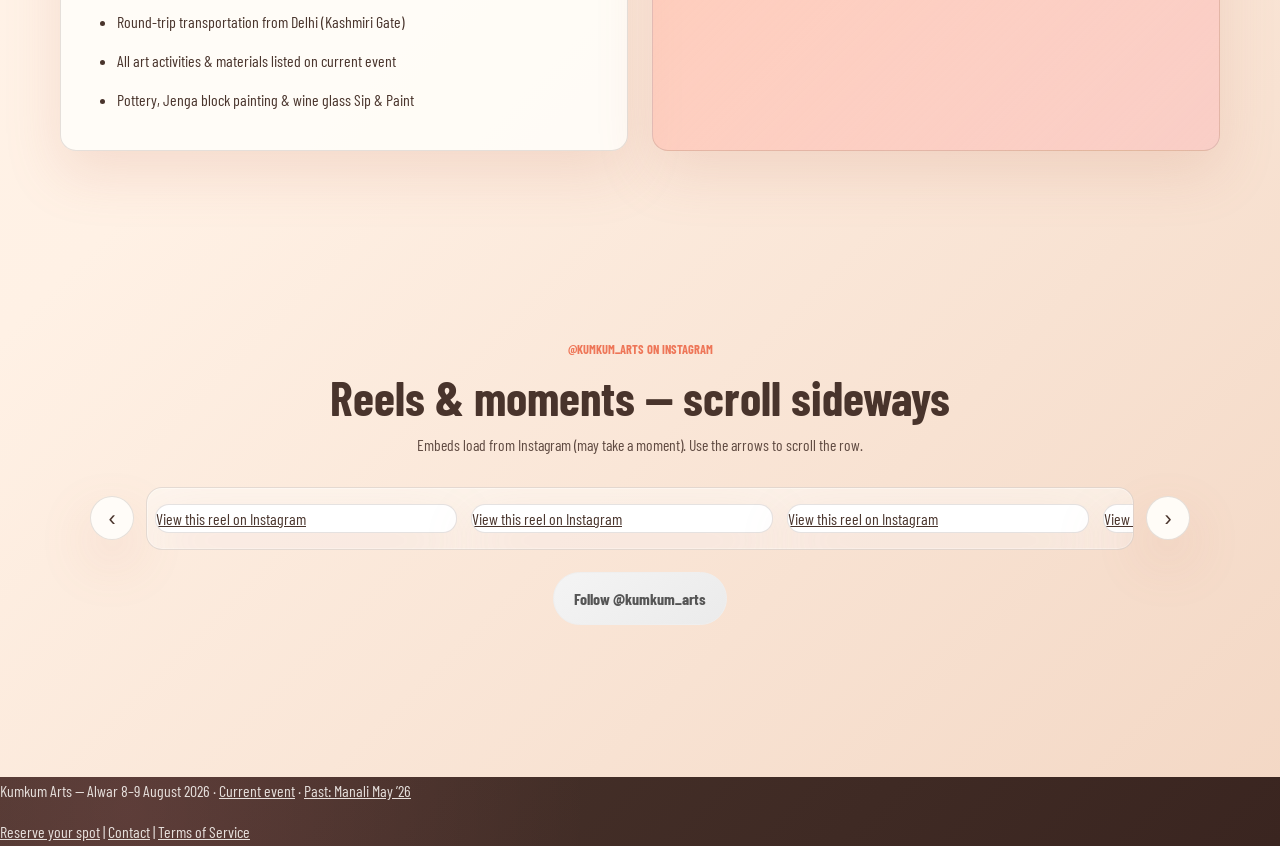
<file: pages/stay.html>
<!DOCTYPE html>
<html lang="en">
<head>
  <meta charset="UTF-8">
  <meta name="viewport" content="width=device-width, initial-scale=1.0">
  <title>Stay &amp; inclusions — Aravalli Farm Art Retreat August 2026 | Kumkum Arts</title>
  <meta name="description" content="Stay, meals, and what’s included for the Aravalli Farm Art Retreat 8–9 August 2026 — Kivara Homes double-sharing villas, meals as listed, art materials, Delhi transport. See current event for full detail.">
  <link rel="stylesheet" href="../styles.css">
</head>
<body>
  <header class="site-header">
    <a class="brand" href="../index.html" aria-label="Kumkum Arts home"><img src="../Images/logo.png" alt="Kumkum Arts logo" class="brand-logo"></a>
    <button class="nav-toggle" aria-label="Open navigation" aria-expanded="false">☰</button>
    <nav class="site-nav" aria-label="Primary navigation">
      <a href="../index.html">Home</a>
      <a href="current-event.html">Current Event</a>
      <a href="about.html">About</a>
      <a href="stay.html">Stay</a>
      <a href="gallery.html">Gallery</a>
      <a href="contact.html">Contact</a>
      <a href="terms-of-service.html">Terms</a>
    </nav>
    <a class="nav-button" href="contact.html#contact-enquiry-form">Sign Up</a>
  </header>

  <section class="page-hero" style="background-image: url('../property_images/Property/Screenshot%202026-07-06%20152926.png');" aria-label="Stay and inclusions hero">
    <div class="page-hero-content">
      <p class="eyebrow">Stay &amp; inclusions</p>
      <h1>Alwar August ’26 — where you sleep &amp; what we cover</h1>
      <p>Matches the <a href="current-event.html" style="color:inherit;font-weight:700;">current event</a> page: <strong>Kivara Homes, Alwar</strong> — beautiful <strong>double-sharing villa</strong> rooms, meals as listed, round-trip transport from Delhi and all listed art sessions &amp; materials.</p>
    </div>
  </section>

  <main class="subpage">
    <section class="subpage-hero">
      <div>
        <p class="eyebrow">8–9 August 2026 · Alwar</p>
        <h1>Villa stay at Kivara Homes — meals included, farm rhythm.</h1>
        <p><strong>Double-sharing villas</strong>, farm air, Aravalli views — as described on the <a href="current-event.html">current retreat page</a>. Welcome snacks on arrival; Day 1 lunch &amp; dinner; Day 2 breakfast &amp; lunch.</p>
      </div>
      <img src="../property_images/Property/Screenshot%202026-07-06%20152849.png" alt="Kivara Homes villa interior — living room">
    </section>

    <section class="subpage-grid">
      <article class="info-panel">
        <h2>What's included?</h2>
        <ul>
          <li>Stay at <strong>Kivara Homes, Alwar</strong> (double-sharing villas, 1 night)</li>
          <li>Welcome snacks, fresh fruits &amp; tea on arrival</li>
          <li>Day 1: lunch &amp; dinner · Day 2: breakfast &amp; lunch</li>
          <li>Round-trip transportation from Delhi (Kashmiri Gate)</li>
          <li>All art activities &amp; materials listed on current event</li>
          <li>Pottery, Jenga block painting &amp; wine glass Sip &amp; Paint</li>
        </ul>
      </article>
      <article class="info-panel accent-panel">
        <h2>Your investment</h2>
        <p class="price-text">&#8377;8,999 early bird · &#8377;9,800 standard</p>
        <p style="margin-top:12px;font-size:0.95rem;line-height:1.5;">Per person for the <strong>8–9 August 2026</strong> Alwar retreat (early bird till <strong>15 July</strong>). <a href="contact.html#contact-enquiry-form">Sign up</a> or read exclusions on the current event page.</p>
      </article>
    </section>
    <section class="section instagram-scroller-section" aria-labelledby="instagram-heading">
      <div class="section-heading centered">
        <p class="eyebrow">@kumkum_arts on Instagram</p>
        <h2 id="instagram-heading">Reels &amp; moments — scroll sideways</h2>
        <p class="ce-section-lead" style="max-width:560px;margin-inline:auto;">Embeds load from Instagram (may take a moment). Use the arrows to scroll the row.</p>
      </div>
      <div class="ig-scroller-wrap">
        <button type="button" class="ig-scroll-btn ig-scroll-prev" aria-label="Scroll Instagram strip left">&#8249;</button>
        <div class="ig-scroller-viewport" data-ig-scroller tabindex="0">
          <div class="ig-scroller-track">
            <div class="ig-embed-slot">
              <blockquote class="instagram-media" data-instgrm-permalink="https://www.instagram.com/reel/DYRuGCRybH3/" data-instgrm-version="14">
                <a href="https://www.instagram.com/reel/DYRuGCRybH3/" target="_blank" rel="noopener noreferrer">View this reel on Instagram</a>
              </blockquote>
            </div>
            <div class="ig-embed-slot">
              <blockquote class="instagram-media" data-instgrm-permalink="https://www.instagram.com/reel/DXyR3FryYcs/" data-instgrm-version="14">
                <a href="https://www.instagram.com/reel/DXyR3FryYcs/" target="_blank" rel="noopener noreferrer">View this reel on Instagram</a>
              </blockquote>
            </div>
            <div class="ig-embed-slot">
              <blockquote class="instagram-media" data-instgrm-permalink="https://www.instagram.com/reel/DXJypULFvMM/" data-instgrm-version="14">
                <a href="https://www.instagram.com/reel/DXJypULFvMM/" target="_blank" rel="noopener noreferrer">View this reel on Instagram</a>
              </blockquote>
            </div>
            <div class="ig-embed-slot">
              <blockquote class="instagram-media" data-instgrm-permalink="https://www.instagram.com/reel/DVpwx_sEuqL/" data-instgrm-version="14">
                <a href="https://www.instagram.com/reel/DVpwx_sEuqL/" target="_blank" rel="noopener noreferrer">View this reel on Instagram</a>
              </blockquote>
            </div>
            <div class="ig-embed-slot">
              <blockquote class="instagram-media" data-instgrm-permalink="https://www.instagram.com/reel/DVIgYBokryV/" data-instgrm-version="14">
                <a href="https://www.instagram.com/reel/DVIgYBokryV/" target="_blank" rel="noopener noreferrer">View this reel on Instagram</a>
              </blockquote>
            </div>
            <div class="ig-embed-slot">
              <blockquote class="instagram-media" data-instgrm-permalink="https://www.instagram.com/reel/DU0rLYDEhan/" data-instgrm-version="14">
                <a href="https://www.instagram.com/reel/DU0rLYDEhan/" target="_blank" rel="noopener noreferrer">View this reel on Instagram</a>
              </blockquote>
            </div>
            <div class="ig-embed-slot">
              <blockquote class="instagram-media" data-instgrm-permalink="https://www.instagram.com/reel/DUYWdkciENy/" data-instgrm-version="14">
                <a href="https://www.instagram.com/reel/DUYWdkciENy/" target="_blank" rel="noopener noreferrer">View this reel on Instagram</a>
              </blockquote>
            </div>
            <div class="ig-embed-slot">
              <blockquote class="instagram-media" data-instgrm-permalink="https://www.instagram.com/reel/DSkYUe3Er5u/" data-instgrm-version="14">
                <a href="https://www.instagram.com/reel/DSkYUe3Er5u/" target="_blank" rel="noopener noreferrer">View this reel on Instagram</a>
              </blockquote>
            </div>
            <div class="ig-embed-slot">
              <blockquote class="instagram-media" data-instgrm-permalink="https://www.instagram.com/p/DQ_0WerEmuj/" data-instgrm-version="14">
                <a href="https://www.instagram.com/p/DQ_0WerEmuj/" target="_blank" rel="noopener noreferrer">View this post on Instagram</a>
              </blockquote>
            </div>
            <div class="ig-embed-slot">
              <blockquote class="instagram-media" data-instgrm-permalink="https://www.instagram.com/reel/DQt-o1yEhgU/" data-instgrm-version="14">
                <a href="https://www.instagram.com/reel/DQt-o1yEhgU/" target="_blank" rel="noopener noreferrer">View this reel on Instagram</a>
              </blockquote>
            </div>
            <div class="ig-embed-slot">
              <blockquote class="instagram-media" data-instgrm-permalink="https://www.instagram.com/reel/DNvWI4-ZHQC/" data-instgrm-version="14">
                <a href="https://www.instagram.com/reel/DNvWI4-ZHQC/" target="_blank" rel="noopener noreferrer">View this reel on Instagram</a>
              </blockquote>
            </div>
          </div>
        </div>
        <button type="button" class="ig-scroll-btn ig-scroll-next" aria-label="Scroll Instagram strip right">&#8250;</button>
      </div>
      <p class="ig-scroller-foot">
        <a class="button button-secondary" href="https://www.instagram.com/kumkum_arts?utm_source=ig_web_button_share_sheet&amp;igsh=ZDNlZDc0MzIxNw==" target="_blank" rel="noopener noreferrer">Follow @kumkum_arts</a>
      </p>
    </section>

  </main>

  <footer class="site-footer">
    <p>Kumkum Arts — Alwar 8–9 August 2026 · <a href="current-event.html">Current event</a> · <a href="past-retreat-manali-2026.html">Past: Manali May ’26</a></p>
    <p><a href="contact.html#contact-enquiry-form">Reserve your spot</a> | <a href="contact.html">Contact</a> | <a href="terms-of-service.html">Terms of Service</a></p>
  </footer>

  <a class="whatsapp-float" href="https://wa.me/919041548576" target="_blank" rel="noopener noreferrer" aria-label="Chat on WhatsApp with Kumkum Arts, +91 90415 48576">
    <svg xmlns="http://www.w3.org/2000/svg" width="28" height="28" viewBox="0 0 24 24" fill="currentColor" aria-hidden="true"><path d="M17.472 14.382c-.297-.149-1.758-.867-2.03-.967-.273-.099-.471-.148-.67.15-.197.297-.767.966-.94 1.164-.173.199-.347.223-.644.075-.297-.15-1.255-.463-2.39-1.475-.883-.788-1.48-1.761-1.653-2.059-.173-.297-.018-.458.13-.606.134-.133.298-.347.446-.52.149-.174.198-.298.298-.497.099-.198.05-.371-.025-.52-.075-.149-.669-1.612-.916-2.207-.242-.579-.487-.5-.669-.51-.173-.008-.371-.01-.57-.01-.198 0-.52.074-.792.372-.272.297-1.04 1.016-1.04 2.479 0 1.462 1.065 2.875 1.213 3.074.149.198 2.096 3.2 5.077 4.487.709.306 1.262.489 1.694.625.712.227 1.36.195 1.871.118.571-.085 1.758-.719 2.006-1.413.248-.694.248-1.289.173-1.413-.074-.124-.272-.198-.57-.347m-5.421 7.403h-.004a9.87 9.87 0 01-5.031-1.378l-.361-.214-3.741.982.998-3.648-.235-.374a9.86 9.86 0 01-1.51-5.26c.001-5.45 4.436-9.884 9.888-9.884 2.64 0 5.122 1.03 6.988 2.898a9.825 9.825 0 012.893 6.994c-.003 5.45-4.435 9.884-9.885 9.884m8.413-18.297A11.815 11.815 0 0012.05 0C5.495 0 .16 5.335.157 11.892c0 2.096.547 4.142 1.588 5.945L.057 24l6.305-1.654a11.882 11.882 0 005.683 1.448h.005c6.554 0 11.89-5.335 11.893-11.893a11.821 11.821 0 00-3.48-8.413z"/></svg>
  </a>

  <script async src="https://www.instagram.com/embed.js"></script>
  <script src="../script.js"></script>
  <script>
  document.querySelectorAll('.site-nav a').forEach(function(a) {
    var href = a.getAttribute('href');
    var normalized = href.replace(/^\.\.\//, '').replace(/^\.\//, '');
    var path = location.pathname;
    var onHome = (normalized === 'index.html') && (path === '/' || path.endsWith('index.html'));
    var onPage = path.endsWith(normalized);
    if (onHome || onPage) {
      a.classList.add('is-active');
      a.setAttribute('aria-current', 'page');
    }
  });
  </script>
</body>
</html>
</file>
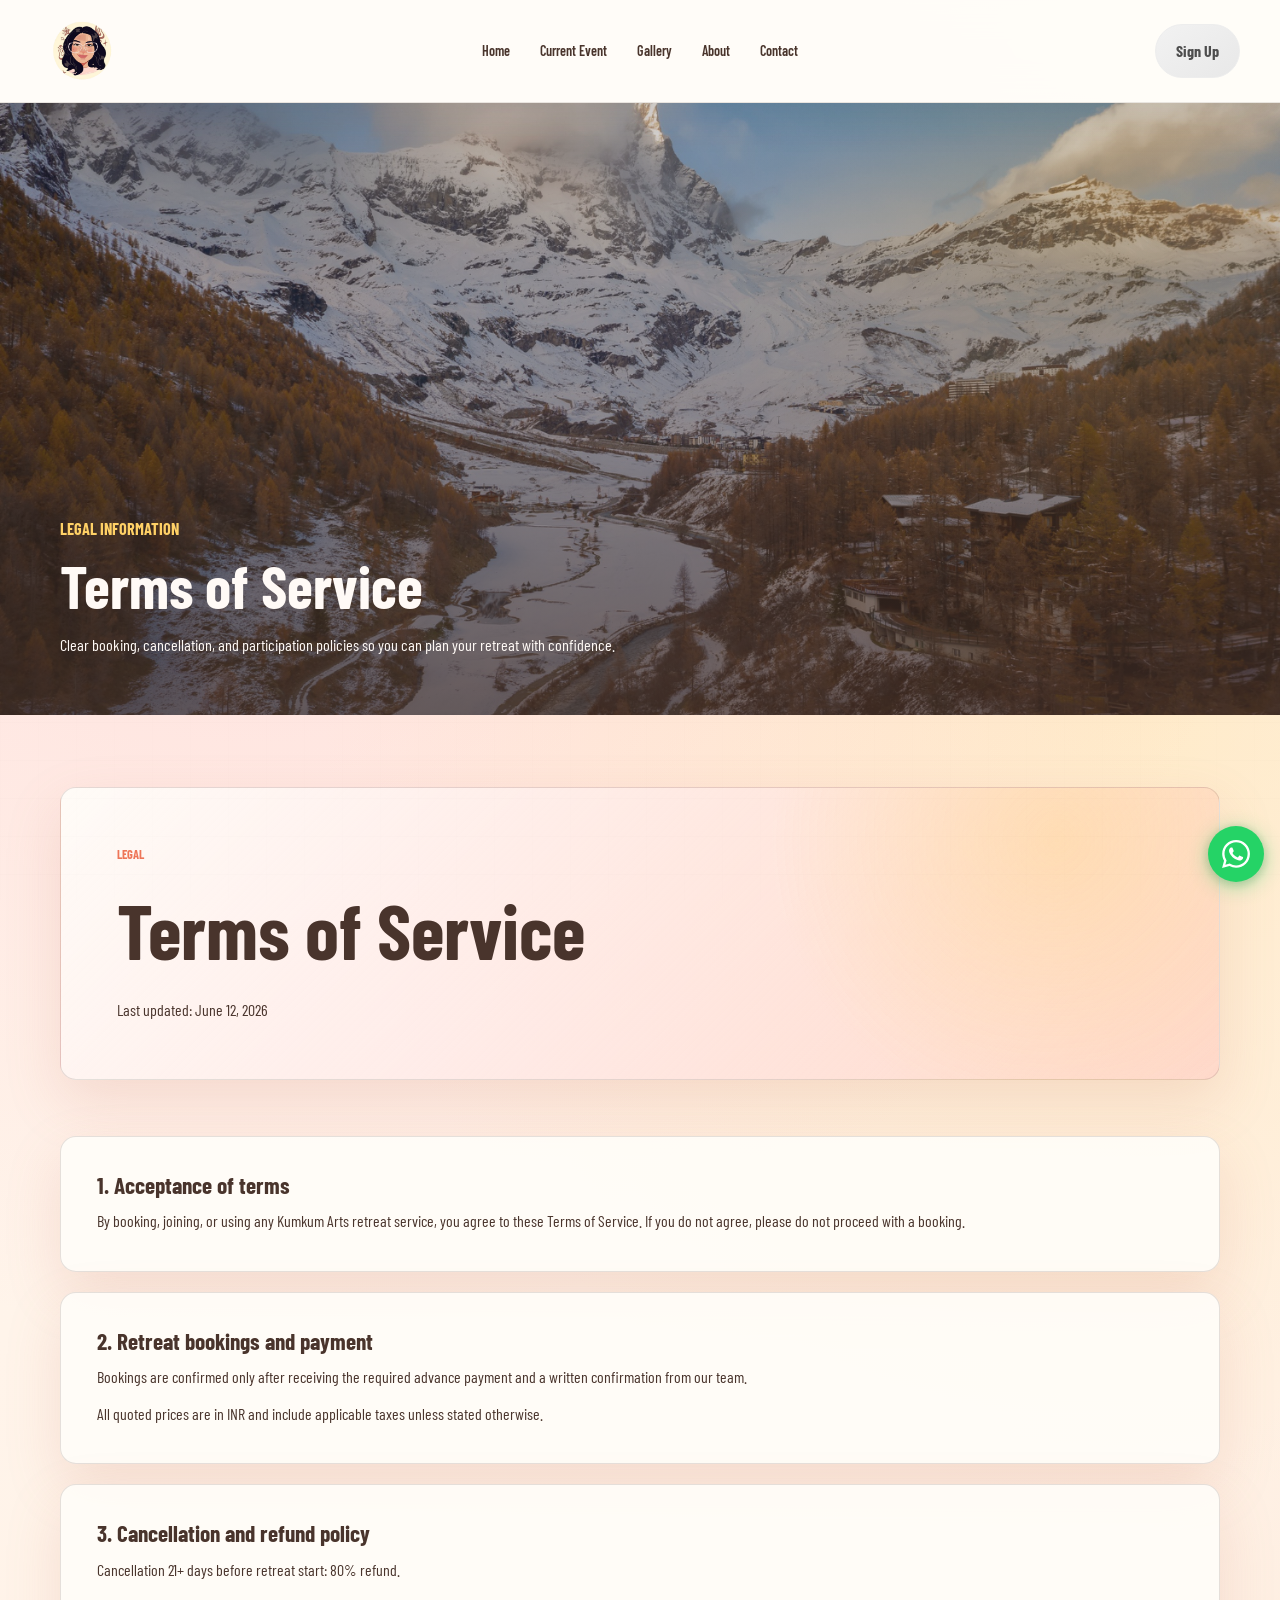
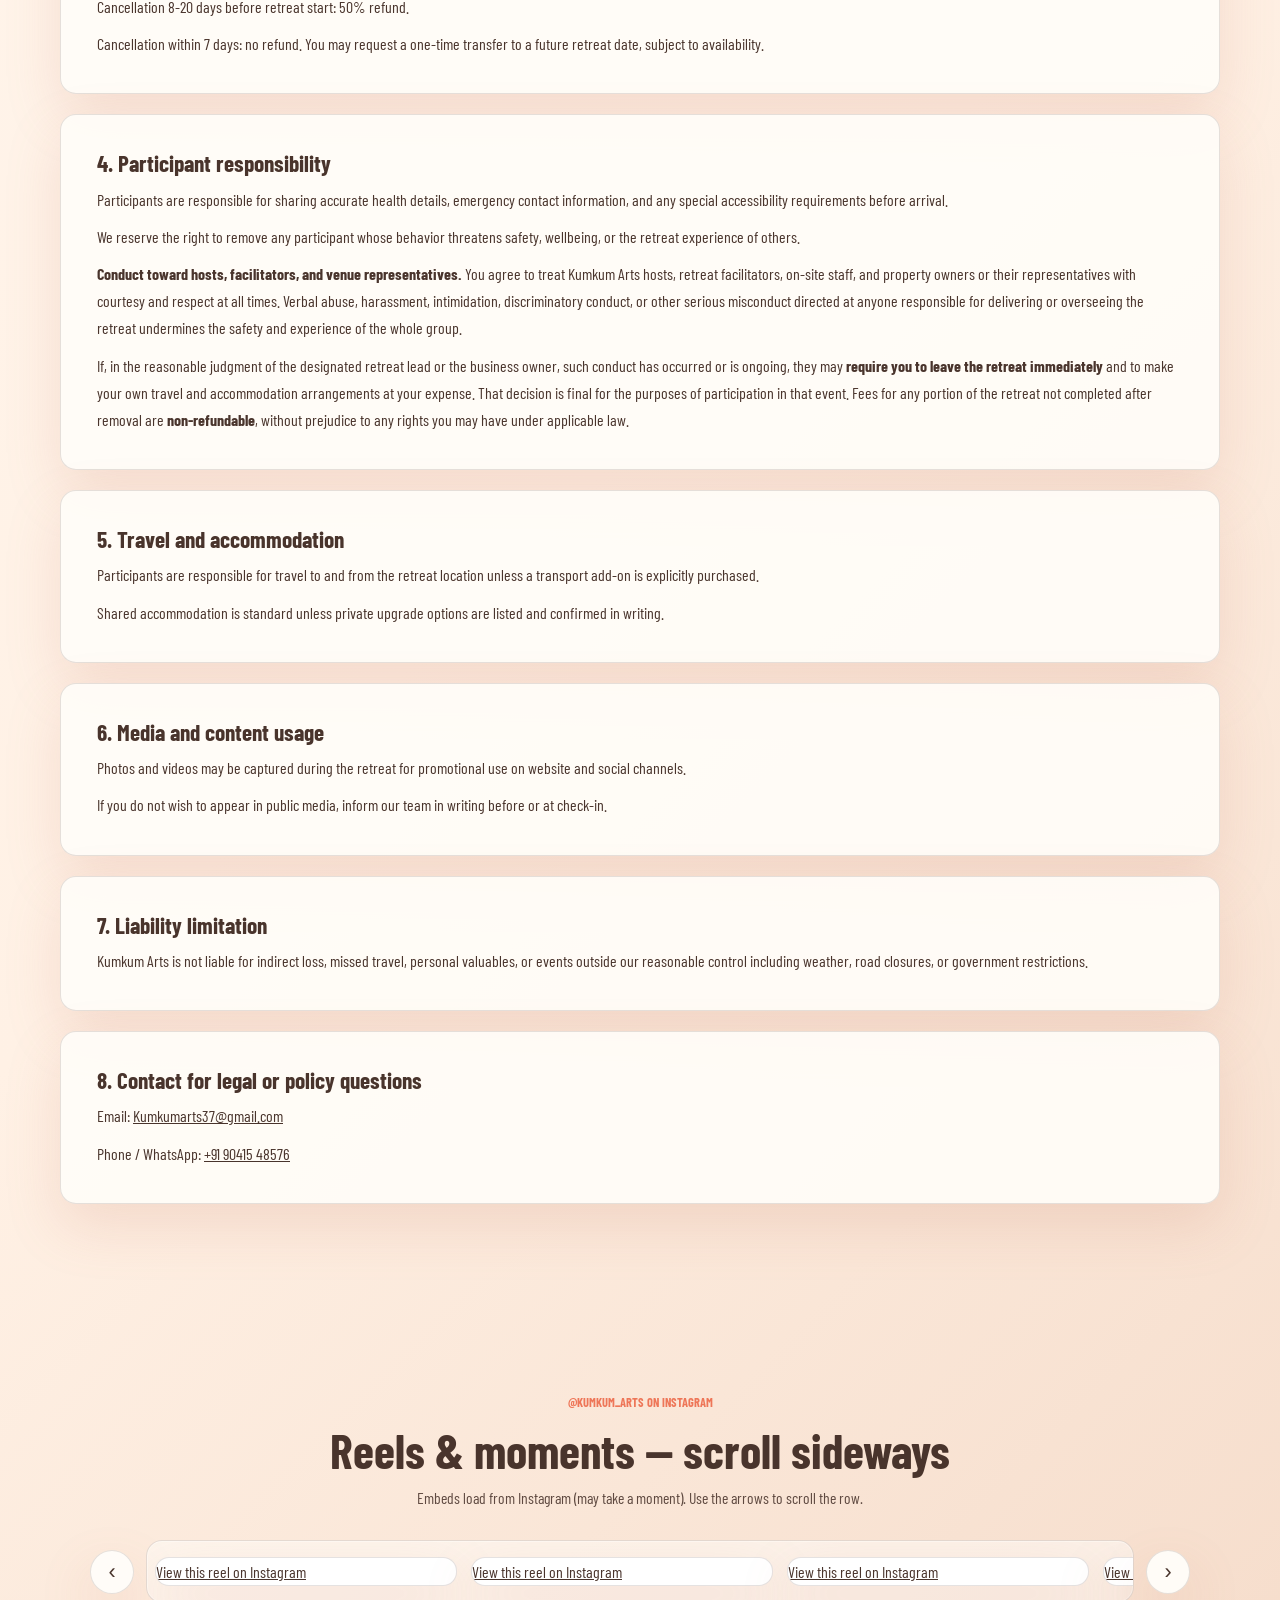
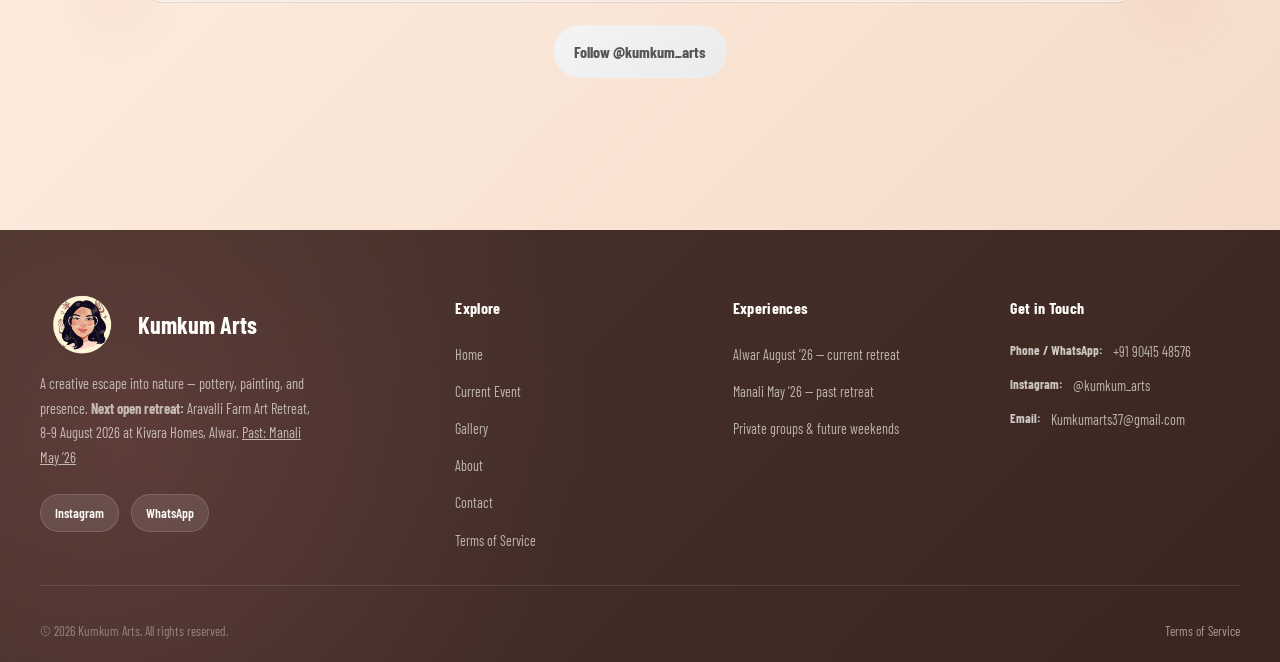
<file: pages/terms-of-service.html>
<!DOCTYPE html>
<html lang="en">
<head>
  <meta charset="UTF-8">
  <meta name="viewport" content="width=device-width, initial-scale=1.0">
  <title>Terms of Service - Kumkum Arts</title>
  <link rel="stylesheet" href="../styles.css">
</head>
<body>
  <header class="site-header">
    <a class="brand" href="../index.html" aria-label="Kumkum Arts home"><img src="../Images/logo.png" alt="Kumkum Arts logo" class="brand-logo"></a>
    <button class="nav-toggle" aria-label="Open navigation" aria-expanded="false">☰</button>
    <nav class="site-nav" aria-label="Primary navigation">
      <a href="../index.html">Home</a>
      <a href="current-event.html">Current Event</a>
      <a href="gallery.html">Gallery</a>
      <a href="about.html">About</a>
      <a href="contact.html">Contact</a>
    </nav>
    <a class="nav-button" href="contact.html#contact-enquiry-form">Sign Up</a>
  </header>

  <section class="page-hero" style="background-image: url('../Images/22885.jpg');" aria-label="Terms of service hero">
    <div class="page-hero-content">
      <p class="eyebrow">Legal Information</p>
      <h1>Terms of Service</h1>
      <p>Clear booking, cancellation, and participation policies so you can plan your retreat with confidence.</p>
    </div>
  </section>

  <main class="subpage">
    <section class="subpage-heading full-width">
      <p class="eyebrow">Legal</p>
      <h1>Terms of Service</h1>
      <p>Last updated: June 12, 2026</p>
    </section>

    <section class="legal-stack" aria-label="Terms of service details">
      <article class="info-panel">
        <h2>1. Acceptance of terms</h2>
        <p>By booking, joining, or using any Kumkum Arts retreat service, you agree to these Terms of Service. If you do not agree, please do not proceed with a booking.</p>
      </article>

      <article class="info-panel">
        <h2>2. Retreat bookings and payment</h2>
        <p>Bookings are confirmed only after receiving the required advance payment and a written confirmation from our team.</p>
        <p>All quoted prices are in INR and include applicable taxes unless stated otherwise.</p>
      </article>

      <article class="info-panel">
        <h2>3. Cancellation and refund policy</h2>
        <p>Cancellation 21+ days before retreat start: 80% refund.</p>
        <p>Cancellation 8-20 days before retreat start: 50% refund.</p>
        <p>Cancellation within 7 days: no refund. You may request a one-time transfer to a future retreat date, subject to availability.</p>
      </article>

      <article class="info-panel">
        <h2>4. Participant responsibility</h2>
        <p>Participants are responsible for sharing accurate health details, emergency contact information, and any special accessibility requirements before arrival.</p>
        <p>We reserve the right to remove any participant whose behavior threatens safety, wellbeing, or the retreat experience of others.</p>
        <p><strong>Conduct toward hosts, facilitators, and venue representatives.</strong> You agree to treat Kumkum Arts hosts, retreat facilitators, on-site staff, and property owners or their representatives with courtesy and respect at all times. Verbal abuse, harassment, intimidation, discriminatory conduct, or other serious misconduct directed at anyone responsible for delivering or overseeing the retreat undermines the safety and experience of the whole group.</p>
        <p>If, in the reasonable judgment of the designated retreat lead or the business owner, such conduct has occurred or is ongoing, they may <strong>require you to leave the retreat immediately</strong> and to make your own travel and accommodation arrangements at your expense. That decision is final for the purposes of participation in that event. Fees for any portion of the retreat not completed after removal are <strong>non-refundable</strong>, without prejudice to any rights you may have under applicable law.</p>
      </article>

      <article class="info-panel">
        <h2>5. Travel and accommodation</h2>
        <p>Participants are responsible for travel to and from the retreat location unless a transport add-on is explicitly purchased.</p>
        <p>Shared accommodation is standard unless private upgrade options are listed and confirmed in writing.</p>
      </article>

      <article class="info-panel">
        <h2>6. Media and content usage</h2>
        <p>Photos and videos may be captured during the retreat for promotional use on website and social channels.</p>
        <p>If you do not wish to appear in public media, inform our team in writing before or at check-in.</p>
      </article>

      <article class="info-panel">
        <h2>7. Liability limitation</h2>
        <p>Kumkum Arts is not liable for indirect loss, missed travel, personal valuables, or events outside our reasonable control including weather, road closures, or government restrictions.</p>
      </article>

      <article class="info-panel">
        <h2>8. Contact for legal or policy questions</h2>
        <p>Email: <a href="mailto:Kumkumarts37@gmail.com">Kumkumarts37@gmail.com</a></p>
        <p>Phone / WhatsApp: <a href="tel:+919041548576" class="footer-contact-nowrap">+91 90415 48576</a></p>
      </article>
    </section>
    <section class="section instagram-scroller-section" aria-labelledby="instagram-heading">
      <div class="section-heading centered">
        <p class="eyebrow">@kumkum_arts on Instagram</p>
        <h2 id="instagram-heading">Reels &amp; moments — scroll sideways</h2>
        <p class="ce-section-lead" style="max-width:560px;margin-inline:auto;">Embeds load from Instagram (may take a moment). Use the arrows to scroll the row.</p>
      </div>
      <div class="ig-scroller-wrap">
        <button type="button" class="ig-scroll-btn ig-scroll-prev" aria-label="Scroll Instagram strip left">&#8249;</button>
        <div class="ig-scroller-viewport" data-ig-scroller tabindex="0">
          <div class="ig-scroller-track">
            <div class="ig-embed-slot">
              <blockquote class="instagram-media" data-instgrm-permalink="https://www.instagram.com/reel/DYRuGCRybH3/" data-instgrm-version="14">
                <a href="https://www.instagram.com/reel/DYRuGCRybH3/" target="_blank" rel="noopener noreferrer">View this reel on Instagram</a>
              </blockquote>
            </div>
            <div class="ig-embed-slot">
              <blockquote class="instagram-media" data-instgrm-permalink="https://www.instagram.com/reel/DXyR3FryYcs/" data-instgrm-version="14">
                <a href="https://www.instagram.com/reel/DXyR3FryYcs/" target="_blank" rel="noopener noreferrer">View this reel on Instagram</a>
              </blockquote>
            </div>
            <div class="ig-embed-slot">
              <blockquote class="instagram-media" data-instgrm-permalink="https://www.instagram.com/reel/DXJypULFvMM/" data-instgrm-version="14">
                <a href="https://www.instagram.com/reel/DXJypULFvMM/" target="_blank" rel="noopener noreferrer">View this reel on Instagram</a>
              </blockquote>
            </div>
            <div class="ig-embed-slot">
              <blockquote class="instagram-media" data-instgrm-permalink="https://www.instagram.com/reel/DVpwx_sEuqL/" data-instgrm-version="14">
                <a href="https://www.instagram.com/reel/DVpwx_sEuqL/" target="_blank" rel="noopener noreferrer">View this reel on Instagram</a>
              </blockquote>
            </div>
            <div class="ig-embed-slot">
              <blockquote class="instagram-media" data-instgrm-permalink="https://www.instagram.com/reel/DVIgYBokryV/" data-instgrm-version="14">
                <a href="https://www.instagram.com/reel/DVIgYBokryV/" target="_blank" rel="noopener noreferrer">View this reel on Instagram</a>
              </blockquote>
            </div>
            <div class="ig-embed-slot">
              <blockquote class="instagram-media" data-instgrm-permalink="https://www.instagram.com/reel/DU0rLYDEhan/" data-instgrm-version="14">
                <a href="https://www.instagram.com/reel/DU0rLYDEhan/" target="_blank" rel="noopener noreferrer">View this reel on Instagram</a>
              </blockquote>
            </div>
            <div class="ig-embed-slot">
              <blockquote class="instagram-media" data-instgrm-permalink="https://www.instagram.com/reel/DUYWdkciENy/" data-instgrm-version="14">
                <a href="https://www.instagram.com/reel/DUYWdkciENy/" target="_blank" rel="noopener noreferrer">View this reel on Instagram</a>
              </blockquote>
            </div>
            <div class="ig-embed-slot">
              <blockquote class="instagram-media" data-instgrm-permalink="https://www.instagram.com/reel/DSkYUe3Er5u/" data-instgrm-version="14">
                <a href="https://www.instagram.com/reel/DSkYUe3Er5u/" target="_blank" rel="noopener noreferrer">View this reel on Instagram</a>
              </blockquote>
            </div>
            <div class="ig-embed-slot">
              <blockquote class="instagram-media" data-instgrm-permalink="https://www.instagram.com/p/DQ_0WerEmuj/" data-instgrm-version="14">
                <a href="https://www.instagram.com/p/DQ_0WerEmuj/" target="_blank" rel="noopener noreferrer">View this post on Instagram</a>
              </blockquote>
            </div>
            <div class="ig-embed-slot">
              <blockquote class="instagram-media" data-instgrm-permalink="https://www.instagram.com/reel/DQt-o1yEhgU/" data-instgrm-version="14">
                <a href="https://www.instagram.com/reel/DQt-o1yEhgU/" target="_blank" rel="noopener noreferrer">View this reel on Instagram</a>
              </blockquote>
            </div>
            <div class="ig-embed-slot">
              <blockquote class="instagram-media" data-instgrm-permalink="https://www.instagram.com/reel/DNvWI4-ZHQC/" data-instgrm-version="14">
                <a href="https://www.instagram.com/reel/DNvWI4-ZHQC/" target="_blank" rel="noopener noreferrer">View this reel on Instagram</a>
              </blockquote>
            </div>
          </div>
        </div>
        <button type="button" class="ig-scroll-btn ig-scroll-next" aria-label="Scroll Instagram strip right">&#8250;</button>
      </div>
      <p class="ig-scroller-foot">
        <a class="button button-secondary" href="https://www.instagram.com/kumkum_arts?utm_source=ig_web_button_share_sheet&amp;igsh=ZDNlZDc0MzIxNw==" target="_blank" rel="noopener noreferrer">Follow @kumkum_arts</a>
      </p>
    </section>

  </main>

  <footer class="site-footer">
    <div class="footer-inner">
      <div class="footer-brand">
        <a class="brand" href="../index.html" aria-label="Kumkum Arts home">
          <img src="../Images/logo.png" alt="Kumkum Arts logo" class="brand-logo">
          Kumkum Arts
        </a>
        <p>A creative escape into nature — pottery, painting, and presence. <strong>Next open retreat:</strong> Aravalli Farm Art Retreat, 8–9 August 2026 at Kivara Homes, Alwar. <a href="past-retreat-manali-2026.html">Past: Manali May ’26</a></p>
        <div class="footer-social">
          <a href="https://www.instagram.com/kumkum_arts?utm_source=ig_web_button_share_sheet&amp;igsh=ZDNlZDc0MzIxNw==" aria-label="Instagram (@kumkum_arts)" target="_blank" rel="noopener noreferrer">Instagram</a>
          <a href="https://wa.me/919041548576" aria-label="WhatsApp" target="_blank" rel="noopener">WhatsApp</a>
        </div>
      </div>
      <div class="footer-col">
        <h4>Explore</h4>
        <ul>
          <li><a href="../index.html">Home</a></li>
          <li><a href="current-event.html">Current Event</a></li>
          <li><a href="gallery.html">Gallery</a></li>
          <li><a href="about.html">About</a></li>
          <li><a href="contact.html">Contact</a></li>
          <li><a href="terms-of-service.html">Terms of Service</a></li>
        </ul>
      </div>
      <div class="footer-col">
        <h4>Experiences</h4>
        <ul>
          <li><a href="current-event.html">Alwar August ’26 — current retreat</a></li>
          <li><a href="past-retreat-manali-2026.html">Manali May ’26 — past retreat</a></li>
          <li><a href="contact.html">Private groups &amp; future weekends</a></li>
        </ul>
      </div>
      <div class="footer-col">
        <h4>Get in Touch</h4>
        <ul>
          <li class="footer-contact-item"><span>Phone / WhatsApp:</span> <a href="tel:+919041548576" class="footer-contact-nowrap">+91 90415 48576</a></li>
          <li class="footer-contact-item"><span>Instagram:</span> <a href="https://www.instagram.com/kumkum_arts?utm_source=ig_web_button_share_sheet&amp;igsh=ZDNlZDc0MzIxNw==" target="_blank" rel="noopener noreferrer">@kumkum_arts</a></li>
          <li class="footer-contact-item"><span>Email:</span> <a href="mailto:Kumkumarts37@gmail.com">Kumkumarts37@gmail.com</a></li>
        </ul>
      </div>
    </div>
    <div class="footer-bottom">
      <p>© 2026 Kumkum Arts. All rights reserved.</p>
      <p><a href="terms-of-service.html">Terms of Service</a></p>
    </div>
  </footer>

  <a class="whatsapp-float" href="https://wa.me/919041548576" target="_blank" rel="noopener noreferrer" aria-label="Chat on WhatsApp with Kumkum Arts, +91 90415 48576">
    <svg xmlns="http://www.w3.org/2000/svg" width="28" height="28" viewBox="0 0 24 24" fill="currentColor" aria-hidden="true"><path d="M17.472 14.382c-.297-.149-1.758-.867-2.03-.967-.273-.099-.471-.148-.67.15-.197.297-.767.966-.94 1.164-.173.199-.347.223-.644.075-.297-.15-1.255-.463-2.39-1.475-.883-.788-1.48-1.761-1.653-2.059-.173-.297-.018-.458.13-.606.134-.133.298-.347.446-.52.149-.174.198-.298.298-.497.099-.198.05-.371-.025-.52-.075-.149-.669-1.612-.916-2.207-.242-.579-.487-.5-.669-.51-.173-.008-.371-.01-.57-.01-.198 0-.52.074-.792.372-.272.297-1.04 1.016-1.04 2.479 0 1.462 1.065 2.875 1.213 3.074.149.198 2.096 3.2 5.077 4.487.709.306 1.262.489 1.694.625.712.227 1.36.195 1.871.118.571-.085 1.758-.719 2.006-1.413.248-.694.248-1.289.173-1.413-.074-.124-.272-.198-.57-.347m-5.421 7.403h-.004a9.87 9.87 0 01-5.031-1.378l-.361-.214-3.741.982.998-3.648-.235-.374a9.86 9.86 0 01-1.51-5.26c.001-5.45 4.436-9.884 9.888-9.884 2.64 0 5.122 1.03 6.988 2.898a9.825 9.825 0 012.893 6.994c-.003 5.45-4.435 9.884-9.885 9.884m8.413-18.297A11.815 11.815 0 0012.05 0C5.495 0 .16 5.335.157 11.892c0 2.096.547 4.142 1.588 5.945L.057 24l6.305-1.654a11.882 11.882 0 005.683 1.448h.005c6.554 0 11.89-5.335 11.893-11.893a11.821 11.821 0 00-3.48-8.413z"/></svg>
  </a>

  <script async src="https://www.instagram.com/embed.js"></script>
  <script src="../script.js"></script>
  <script>
  document.querySelectorAll('.site-nav a').forEach(function(a) {
    var href = a.getAttribute('href');
    var normalized = href.replace(/^\.\.\//, '').replace(/^\.\//, '');
    var path = location.pathname;
    var onHome = (normalized === 'index.html') && (path === '/' || path.endsWith('index.html'));
    var onPage = path.endsWith(normalized);
    if (onHome || onPage) {
      a.classList.add('is-active');
      a.setAttribute('aria-current', 'page');
    }
  });
  </script>
</body>
</html>
</file>
<file: styles.css>
﻿@font-face {
  font-family: "Barlow Condensed";
  src: url("font/Barlow_Condensed/BarlowCondensed-Regular.ttf") format("truetype");
  font-style: normal;
  font-weight: 400;
}

@font-face {
  font-family: "Barlow Condensed";
  src: url("font/Barlow_Condensed/BarlowCondensed-SemiBold.ttf") format("truetype");
  font-style: normal;
  font-weight: 600;
}

@font-face {
  font-family: "Barlow Condensed";
  src: url("font/Barlow_Condensed/BarlowCondensed-Bold.ttf") format("truetype");
  font-style: normal;
  font-weight: 700;
}

:root {
  --cream: #fff7ef;
  --beige: #f3d7c4;
  --terracotta: #ee7658;
  --terracotta-dark: #d85e45;
  --brown: #49342c;
  --blush: #ffbea8;
  --rose: #ff8fa3;
  --sun: #ffd166;
  --mint: #87d7bf;
  --white: #fffdf9;
  --line: rgba(73, 52, 44, 0.14);
  --shadow: 0 22px 55px rgba(201, 123, 99, 0.18);
}

* {
  box-sizing: border-box;
}

html {
  scroll-behavior: smooth;
}

body {
  margin: 0;
  color: var(--brown);
  background:
    radial-gradient(circle at 20% 8%, rgba(255, 143, 163, 0.24), transparent 28%),
    radial-gradient(circle at 88% 18%, rgba(255, 209, 102, 0.24), transparent 24%),
    linear-gradient(135deg, var(--cream), #fff1e5 52%, var(--beige));
  font-family: "Barlow Condensed";
  line-height: 1.7;
}

body::before {
  content: "";
  position: fixed;
  inset: 0;
  pointer-events: none;
  opacity: 0.2;
  background-image:
    linear-gradient(rgba(74, 59, 52, 0.04) 1px, transparent 1px),
    linear-gradient(90deg, rgba(74, 59, 52, 0.035) 1px, transparent 1px);
  background-size: 38px 38px;
}

img {
  display: block;
  width: 100%;
}

a {
  color: inherit;
}

h1,
h2,
h3,
p {
  overflow-wrap: anywhere;
}

h1,
h2,
h3 {
  margin: 0;
  font-family: "Barlow Condensed";
  line-height: 1.05;
}

h1 {
  max-width: 760px;
  font-size: 4.8rem;
}

h2 {
  font-size: 3rem;
}

h3 {
  font-size: 1.45rem;
}

p {
  margin: 14px 0 0;
}

.site-header {
  position: sticky;
  top: 0;
  z-index: 20;
  width: 100%;
  display: grid;
  grid-template-columns: auto minmax(0, 1fr) auto;
  align-items: center;
  gap: 24px;
  margin: 0;
  padding: 20px max(24px, calc((100% - 1200px) / 2));
  background: rgba(255, 253, 249, 0.95);
  border: 1px solid rgba(74, 59, 52, 0.12);
  border-width: 0 0 1px;
  border-radius: 0;
  box-shadow: 0 14px 40px rgba(74, 59, 52, 0.1);
  backdrop-filter: blur(16px);
}

.brand {
  display: inline-flex;
  align-items: center;
  gap: 12px;
  padding: 6px 10px;
  color: var(--brown);
  font-family: "Barlow Condensed";
  font-size: 1.65rem;
  font-weight: 700;
  text-decoration: none;
}

.site-header .brand {
  padding: 0;
}

.brand span {
  width: 44px;
  height: 44px;
  display: inline-grid;
  place-items: center;
  color: #fffaf6;
  background: linear-gradient(135deg, var(--terracotta), var(--rose));
  border-radius: 50%;
  font-family: "Barlow Condensed";
}

.brand-logo {
  width: auto;
  height: 62px;
  display: inline-block;
  object-fit: contain;
}

.site-nav {
  display: flex;
  flex-wrap: wrap;
  justify-content: center;
  gap: 6px;
}

.site-nav a {
  padding: 10px 12px;
  border-radius: 999px;
  font-size: 0.88rem;
  font-weight: 600;
  text-decoration: none;
}

.site-nav a:hover {
  background: rgba(232, 180, 160, 0.26);
}

.nav-button,
.button {
  display: inline-flex;
  min-height: 46px;
  align-items: center;
  justify-content: center;
  padding: 12px 20px;
  border-radius: 999px;
  font-weight: 700;
  text-decoration: none;
  box-shadow: none;
  transition: background-color 220ms ease, color 220ms ease, border-color 220ms ease;
}

.nav-button,
.button-primary {
  color: #4d4d4d;
  background: linear-gradient(145deg, #f2f2f2, #e8e8e8);
  border: 1px solid #ededed;
}

.nav-button:hover,
.button-primary:hover {
  color: #fff;
  background: #000;
  border-color: #000;
  transform: none;
}

.button-secondary {
  color: #555;
  background: linear-gradient(145deg, #f4f4f4, #ebebeb);
  border: 1px solid #efefef;
}

.hero {
  width: 100%;
  position: relative;
  min-height: 680px;
  display: grid;
  grid-template-columns: minmax(0, 1fr);
  gap: 28px;
  align-items: end;
  margin: 0;
  padding: 132px max(18px, calc((100% - 1160px) / 2)) 84px;
  color: #fffaf6;
  background: var(--brown);
  border: 0;
  border-radius: 0;
  box-shadow: var(--shadow);
  overflow: hidden;
}

.hero-slides,
.hero-overlay {
  position: absolute;
  inset: 0;
}

.hero-slide {
  position: absolute;
  inset: 0;
  height: 100%;
  object-fit: cover;
  opacity: 0;
  transform: scale(1.04);
  transition: opacity 900ms ease, transform 1200ms ease;
}

.hero-slide.is-active {
  opacity: 1;
  transform: scale(1);
}

.hero-overlay {
  background:
    radial-gradient(circle at 82% 18%, rgba(255, 209, 102, 0.36), transparent 28%),
    linear-gradient(90deg, rgba(73, 52, 44, 0.72), rgba(201, 123, 99, 0.34), rgba(255, 143, 163, 0.22)),
    linear-gradient(0deg, rgba(73, 52, 44, 0.44), rgba(73, 52, 44, 0.04));
}

.eyebrow {
  margin: 0 0 12px;
  color: var(--terracotta);
  font-size: 0.78rem;
  font-weight: 700;
  text-transform: uppercase;
}

.hero .eyebrow {
  color: var(--sun);
}

.hero-copy > p:not(.eyebrow) {
  max-width: 620px;
  font-size: 1.1rem;
}

.hero-copy {
  max-width: 760px;
}

.hero-copy,
.hero-dots {
  position: relative;
  z-index: 1;
}

.hero-copy h1 {
  color: #fffaf6;
}

.hero-dots {
  position: absolute;
  left: 72px;
  bottom: 34px;
  display: flex;
  flex-wrap: wrap;
  gap: 7px 8px;
  max-width: min(520px, calc(100vw - 96px));
}

.hero-dots button {
  width: 26px;
  height: 5px;
  padding: 0;
  background: rgba(255, 250, 246, 0.44);
  border: 0;
  border-radius: 999px;
}

.hero-dots button.is-active {
  background: var(--sun);
}

/* Home — Manali Art Retreat (current event) intro */
.home-manali-retreat-intro {
  --home-mr-text: ui-sans-serif, system-ui, -apple-system, "Segoe UI", Roboto, "Helvetica Neue", Helvetica, Arial, sans-serif;
}

.home-manali-retreat-header {
  margin-bottom: 6px;
}

.home-manali-retreat-header .eyebrow {
  letter-spacing: 0.14em;
  font-weight: 700;
}

.home-manali-retreat-header h2 {
  font-family: "Barlow Condensed", sans-serif;
  font-weight: 800;
  font-size: clamp(1.85rem, 3.5vw, 2.5rem);
  line-height: 1.12;
  letter-spacing: -0.03em;
  color: var(--brown);
  margin: 0;
}

.home-manali-retreat-panel {
  margin-top: 22px;
  padding: clamp(22px, 3.2vw, 40px);
  background: linear-gradient(165deg, rgba(255, 253, 249, 0.94) 0%, rgba(255, 248, 242, 0.88) 100%);
  border: 1px solid var(--line);
  border-radius: 22px;
  box-shadow:
    0 1px 0 rgba(255, 255, 255, 0.85) inset,
    var(--shadow);
}

.home-manali-retreat-grid {
  display: grid;
  grid-template-columns: minmax(0, 1fr) minmax(220px, 0.42fr);
  gap: clamp(24px, 4vw, 44px);
  align-items: stretch;
}

.home-manali-retreat-prose {
  display: grid;
  gap: 16px;
  max-width: 58ch;
  font-family: var(--home-mr-text);
  font-size: 1.0625rem;
  line-height: 1.72;
  letter-spacing: 0.01em;
  font-weight: 400;
  color: rgba(45, 32, 28, 0.92);
  -webkit-font-smoothing: antialiased;
}

.home-manali-retreat-prose strong {
  font-weight: 600;
  color: var(--rose);
}

.home-manali-retreat-note strong {
  font-weight: 600;
  color: var(--terracotta);
}

.home-manali-retreat-prose a {
  color: var(--terracotta-dark);
  font-weight: 600;
  text-decoration: underline;
  text-decoration-thickness: 1px;
  text-underline-offset: 3px;
}

.home-manali-retreat-prose a:hover {
  color: var(--terracotta);
}

.home-manali-retreat-lead {
  margin: 0;
  font-size: 1.125rem;
  line-height: 1.68;
}

.home-manali-retreat-subhead {
  margin: 6px 0 0;
  font-family: "Barlow Condensed", sans-serif;
  font-size: clamp(1.12rem, 2vw, 1.35rem);
  font-weight: 800;
  line-height: 1.22;
  letter-spacing: -0.02em;
  color: var(--brown);
}

.home-manali-retreat-prose p {
  margin: 0;
}

.home-manali-retreat-list {
  margin: 0;
  padding-left: 1.35rem;
  display: grid;
  gap: 12px;
}

.home-manali-retreat-list li {
  padding-left: 0.15rem;
}

.home-manali-retreat-list li::marker {
  color: var(--terracotta);
  font-size: 0.85em;
}

.home-manali-retreat-note {
  margin: 2px 0 0;
  padding: 16px 18px;
  font-family: var(--home-mr-text);
  font-size: 0.98rem;
  line-height: 1.62;
  font-weight: 500;
  background: rgba(255, 255, 255, 0.72);
  border: 1px solid rgba(73, 52, 44, 0.12);
  border-radius: 14px;
  border-left: 4px solid var(--terracotta);
  color: rgba(45, 32, 28, 0.9);
}

.home-manali-retreat-visuals {
  display: grid;
  grid-template-columns: minmax(0, 1.08fr) minmax(0, 0.82fr);
  grid-template-rows: 1fr 1fr;
  gap: 12px;
  min-height: 280px;
}

.home-manali-retreat-shot {
  margin: 0;
  border-radius: 14px;
  overflow: hidden;
  border: 1px solid rgba(73, 52, 44, 0.1);
  box-shadow: 0 12px 32px rgba(73, 52, 44, 0.12);
}

.home-manali-retreat-shot--hero {
  grid-row: 1 / -1;
}

.home-manali-retreat-shot img {
  width: 100%;
  height: 100%;
  min-height: 120px;
  object-fit: cover;
  transition: opacity 0.4s ease;
}

.home-manali-retreat-actions {
  display: flex;
  flex-wrap: wrap;
  gap: 12px;
  justify-content: center;
  margin-top: 28px;
}

@media (max-width: 900px) {
  .home-manali-retreat-grid {
    grid-template-columns: 1fr;
  }

  .home-manali-retreat-prose {
    max-width: none;
  }

  .home-manali-retreat-visuals {
    order: -1;
    grid-template-columns: 1fr 1fr;
    grid-template-rows: minmax(200px, 38vw) minmax(120px, 28vw);
    min-height: 0;
    max-width: 560px;
    margin-inline: auto;
    width: 100%;
  }

  .home-manali-retreat-shot--hero {
    grid-row: 1 / 2;
    grid-column: 1 / -1;
  }

  .home-manali-retreat-shot:not(.home-manali-retreat-shot--hero) img {
    min-height: 100%;
    aspect-ratio: 4 / 3;
  }
}

/* Home — when & where (Manali current retreat, short) */
.home-event-when-where {
  margin-top: 44px;
}

.home-event-when-where-inner {
  display: grid;
  grid-template-columns: repeat(2, minmax(0, 1fr));
  gap: 14px;
  max-width: 920px;
  margin: 0 auto;
}

.home-event-fact-card {
  margin: 0;
  padding: 18px 20px;
  background: rgba(255, 253, 249, 0.9);
  border: 1px solid var(--line);
  border-radius: 16px;
  box-shadow: var(--shadow);
}

.home-event-fact-q {
  margin: 0 0 8px;
  font-family: "Barlow Condensed", sans-serif;
  font-size: 1.05rem;
  font-weight: 800;
  line-height: 1.2;
  letter-spacing: -0.02em;
  color: var(--brown);
}

.home-event-fact-a {
  margin: 0;
  font-size: 0.94rem;
  line-height: 1.58;
  color: rgba(73, 52, 44, 0.88);
}

.home-event-fact-a strong {
  color: var(--terracotta-dark);
  font-weight: 700;
}

.home-event-when-where-foot {
  margin: 14px 0 0;
  text-align: center;
  font-size: 0.88rem;
}

.home-event-when-where-foot a {
  color: var(--terracotta-dark);
  font-weight: 700;
  text-decoration: underline;
  text-underline-offset: 2px;
}

@media (max-width: 680px) {
  .home-event-when-where-inner {
    grid-template-columns: 1fr;
  }
}

/* Home — where we stay (Manali) + Stayy photo strip */
.home-stay-intro {
  margin: 22px 0 0;
  max-width: none;
  width: 100%;
  font-size: 1.02rem;
  line-height: 1.78;
  color: rgba(73, 52, 44, 0.92);
  text-align: left;
  text-wrap: pretty;
}

.home-stay-intro a {
  color: var(--terracotta-dark);
  font-weight: 700;
  text-decoration: underline;
  text-underline-offset: 2px;
}

.home-stay-intro a:hover {
  color: var(--brown);
}

.home-stay-gallery {
  margin-top: 28px;
}

.home-stay-spotlight-cta {
  display: flex;
  flex-wrap: wrap;
  gap: 12px;
  justify-content: center;
  margin-top: 26px;
}

/* Home — what you’re investing in (Manali May ’26) */
.home-investment-panel {
  max-width: 720px;
  margin: 18px auto 0;
}

.home-investment-list {
  margin: 0;
  padding-left: 1.2rem;
  display: grid;
  gap: 12px;
  font-size: 1rem;
  line-height: 1.65;
  color: rgba(73, 52, 44, 0.92);
}

.home-investment-list li::marker {
  color: var(--terracotta);
}

.home-investment-list a {
  color: var(--terracotta-dark);
  font-weight: 700;
}

.home-investment-close {
  margin: 18px 0 0;
  font-size: 1.04rem;
  font-weight: 700;
  line-height: 1.5;
  text-align: center;
  color: var(--brown);
}

/* Home — day-wise journey accordion (Manali May ’26) */
.home-journey-accordion {
  max-width: 800px;
  margin: 20px auto 0;
  border: 1px solid rgba(73, 52, 44, 0.14);
  border-radius: 14px;
  overflow: hidden;
  background: rgba(255, 253, 249, 0.96);
  box-shadow: var(--shadow);
}

.home-journey-row {
  border-bottom: 1px solid rgba(73, 52, 44, 0.12);
}

.home-journey-row:last-child {
  border-bottom: 0;
}

.home-journey-summary {
  list-style: none;
  display: grid;
  grid-template-columns: minmax(0, 1fr) auto;
  align-items: center;
  gap: 12px 16px;
  padding: 16px 18px;
  cursor: pointer;
  font-family: "Barlow Condensed", sans-serif;
  font-weight: 700;
  color: var(--brown);
  transition: background 0.2s ease;
}

.home-journey-summary::-webkit-details-marker {
  display: none;
}

.home-journey-summary::marker {
  content: "";
}

.home-journey-summary:hover {
  background: rgba(255, 209, 102, 0.12);
}

.home-journey-summary:focus-visible {
  outline: 3px solid var(--sun);
  outline-offset: -3px;
}

.home-journey-date {
  grid-column: 1 / -1;
  font-size: 0.72rem;
  font-weight: 800;
  letter-spacing: 0.1em;
  text-transform: uppercase;
  color: rgba(73, 52, 44, 0.55);
}

@media (min-width: 560px) {
  .home-journey-summary {
    grid-template-columns: minmax(140px, 0.35fr) minmax(0, 1fr) auto;
    align-items: center;
  }

  .home-journey-date {
    grid-column: auto;
  }
}

.home-journey-title {
  font-size: clamp(1rem, 2.2vw, 1.2rem);
  letter-spacing: -0.01em;
}

.home-journey-chevron {
  width: 10px;
  height: 10px;
  border-right: 2px solid var(--brown);
  border-bottom: 2px solid var(--brown);
  transform: rotate(45deg) translateY(-3px);
  opacity: 0.65;
  transition: transform 0.25s ease, opacity 0.2s ease;
}

.home-journey-row[open] .home-journey-chevron {
  transform: rotate(225deg) translateY(2px);
  opacity: 0.9;
}

.home-journey-panel {
  padding: 0 18px 16px 18px;
  margin-top: -4px;
}

.home-journey-panel p {
  margin: 0;
  font-size: 0.96rem;
  line-height: 1.65;
  color: rgba(73, 52, 44, 0.88);
  max-width: 62ch;
}

.home-journey-foot {
  margin: 16px 0 0;
  text-align: center;
  font-size: 0.9rem;
}

.home-journey-foot a {
  color: var(--terracotta-dark);
  font-weight: 700;
  text-decoration: underline;
  text-underline-offset: 2px;
}

/* Homepage — Why join (one block: image + copy rotate together) */
.home-why-retreat {
  margin-top: clamp(72px, 10vw, 100px);
}

.home-why-retreat .section-heading {
  margin-bottom: clamp(28px, 5vw, 44px);
}

.home-why-showcase {
  display: grid;
  grid-template-columns: minmax(0, 1fr) minmax(0, 1fr);
  gap: clamp(22px, 4vw, 48px);
  align-items: stretch;
}

.home-why-copy-column {
  display: flex;
  flex-direction: column;
  justify-content: center;
  gap: 18px;
  min-width: 0;
}

.home-why-copy-area {
  position: relative;
  display: grid;
}

.home-why-copy-area > .home-why-slide {
  grid-area: 1 / 1;
  align-self: start;
  opacity: 0;
  visibility: hidden;
  pointer-events: none;
  transition: opacity 0.32s ease, visibility 0.32s ease;
}

.home-why-copy-area > .home-why-slide.is-active {
  opacity: 1;
  visibility: visible;
  pointer-events: auto;
  z-index: 1;
}

.home-why-figure {
  margin: 0;
  height: 100%;
  min-height: 260px;
  border-radius: 18px;
  overflow: hidden;
  border: 1px solid var(--line);
  box-shadow: var(--shadow);
  aspect-ratio: 4 / 3;
  background: rgba(255, 253, 249, 0.6);
}

.home-why-rot-img {
  display: block;
  width: 100%;
  height: 100%;
  object-fit: cover;
  transition: opacity 0.32s ease;
}

.home-why-slide h3 {
  margin: 0 0 12px;
  font-family: "Barlow Condensed", sans-serif;
  font-size: clamp(1.15rem, 2.2vw, 1.42rem);
  font-weight: 800;
  line-height: 1.2;
  letter-spacing: -0.02em;
  color: var(--brown);
}

.home-why-slide p {
  margin: 0;
  font-size: clamp(0.94rem, 1.6vw, 1.02rem);
  line-height: 1.72;
  color: rgba(73, 52, 44, 0.9);
  max-width: 58ch;
}

.home-why-dots {
  display: flex;
  flex-wrap: wrap;
  gap: 8px;
  align-items: center;
}

.home-why-dots button {
  width: 28px;
  height: 5px;
  padding: 0;
  border: 0;
  border-radius: 999px;
  background: rgba(73, 52, 44, 0.22);
  cursor: pointer;
}

.home-why-dots button.is-active {
  background: linear-gradient(135deg, var(--terracotta), var(--rose));
}

.home-why-dots button:focus-visible {
  outline: 3px solid var(--sun);
  outline-offset: 3px;
}

@media (max-width: 768px) {
  .home-why-showcase {
    grid-template-columns: 1fr;
  }

  .home-why-media {
    order: -1;
  }

  .home-why-figure {
    min-height: 0;
  }
}

@media (prefers-reduced-motion: reduce) {
  .home-why-rot-img,
  .home-why-copy-area > .home-why-slide {
    transition: none;
  }
}

.hero-actions {
  display: flex;
  flex-wrap: wrap;
  gap: 12px;
  margin-top: 28px;
}

.hero-art {
  position: relative;
}

.hero-art img {
  aspect-ratio: 4 / 5;
  object-fit: cover;
  border: 10px solid rgba(255, 250, 246, 0.78);
  border-radius: 16px;
  box-shadow: var(--shadow);
}

.floating-note {
  position: absolute;
  left: -28px;
  bottom: 32px;
  max-width: 230px;
  padding: 18px;
  background: var(--white);
  border: 1px solid var(--line);
  border-radius: 16px;
  box-shadow: var(--shadow);
}

.floating-note span {
  color: var(--terracotta);
  font-size: 0.76rem;
  font-weight: 700;
  text-transform: uppercase;
}

.floating-note strong {
  display: block;
  margin-top: 6px;
  font-family: "Barlow Condensed";
  font-size: 1.2rem;
  line-height: 1.15;
}

.event-card,
.included-card,
.why-grid article {
  background: rgba(255, 253, 249, 0.9);
  border: 1px solid var(--line);
  border-radius: 16px;
  box-shadow: var(--shadow);
}

.section {
  width: min(1160px, calc(100% - 32px));
  margin: 84px auto 0;
}

.section-heading {
  max-width: 680px;
}

.section-heading.centered {
  margin-inline: auto;
  text-align: center;
}

.about-grid,
.stay-section {
  display: grid;
  grid-template-columns: minmax(0, 1fr) minmax(300px, 0.9fr);
  gap: 32px;
  align-items: center;
  margin-top: 32px;
}

.about-grid > div,
.soft-panel {
  padding: 36px;
  background: rgba(255, 253, 249, 0.78);
  border: 1px solid var(--line);
  border-radius: 16px;
}

.about-grid img,
.gallery-grid img {
  border-radius: 16px;
  object-fit: cover;
}

.about-grid img {
  aspect-ratio: 5 / 4;
}

.event-grid {
  display: grid;
  grid-template-columns: repeat(3, minmax(0, 1fr));
  gap: 22px;
  margin-top: 36px;
}

.event-card {
  overflow: hidden;
}

.upcoming-events .event-card {
  position: relative;
  background: linear-gradient(145deg, #efefef, #e4e4e4);
  border: 1px solid #ececec;
  border-radius: 18px;
  box-shadow:
    inset 2px 2px 0 rgba(255, 255, 255, 0.9),
    inset -2px -2px 0 rgba(204, 204, 204, 0.42),
    14px 14px 24px rgba(192, 192, 192, 0.24),
    -14px -14px 24px rgba(255, 255, 255, 0.88);
  transition: transform 280ms ease, box-shadow 280ms ease, border-color 280ms ease;
}

.upcoming-events .event-card:hover {
  transform: translateY(-3px);
  box-shadow:
    inset 2px 2px 0 rgba(255, 255, 255, 0.92),
    inset -2px -2px 0 rgba(198, 198, 198, 0.46),
    18px 18px 28px rgba(188, 188, 188, 0.3),
    -18px -18px 28px rgba(255, 255, 255, 0.92);
  border-color: #e6e6e6;
}

.event-card img {
  aspect-ratio: 4 / 3;
  object-fit: cover;
}

.upcoming-events .event-card img {
  aspect-ratio: 16 / 10;
  filter: grayscale(0.35) saturate(0.65) brightness(1.03);
}

.upcoming-events .event-card::after {
  content: "";
  position: absolute;
  right: 0;
  bottom: 0;
  width: 52px;
  height: 52px;
  border-radius: 10px 0 18px 0;
  background: linear-gradient(145deg, rgba(233, 233, 233, 0.96), rgba(214, 214, 214, 0.96));
  box-shadow: -2px -2px 0 rgba(255, 255, 255, 0.7);
  clip-path: polygon(100% 0, 0 100%, 100% 100%);
}

.event-card div {
  padding: 24px;
}

.upcoming-events .event-card .event-card-body {
  padding: 22px 22px 24px;
}

.event-card span {
  display: inline-flex;
  margin-bottom: 14px;
  padding: 7px 12px;
  color: var(--brown);
  background: linear-gradient(135deg, var(--blush), #ffe0d3);
  border-radius: 999px;
  font-size: 0.78rem;
  font-weight: 700;
}

.included-card {
  padding: 34px;
}

.included-card ul {
  display: grid;
  gap: 12px;
  margin: 24px 0 0;
  padding: 0;
  list-style: none;
}

.included-card li {
  padding-left: 26px;
  position: relative;
}

.included-card li::before {
  content: "";
  position: absolute;
  left: 0;
  top: 0.7em;
  width: 10px;
  height: 10px;
  background: linear-gradient(135deg, var(--terracotta), var(--rose));
  border-radius: 50%;
  transform: translateY(-50%);
}

.why-grid {
  display: grid;
  grid-template-columns: repeat(5, minmax(0, 1fr));
  gap: 14px;
  margin-top: 32px;
}

.why-grid article {
  min-height: 140px;
  display: grid;
  align-content: end;
  padding: 20px;
  font-weight: 600;
}

.gallery-grid {
  display: grid;
  grid-template-columns: repeat(4, minmax(0, 1fr));
  gap: 16px;
  margin-top: 36px;
}

.gallery-grid img {
  height: 230px;
}

.gallery-grid img:first-child {
  grid-column: span 2;
  grid-row: span 2;
  height: 476px;
}

.gallery-intro {
  max-width: 840px;
  margin: 14px auto 0;
  font-size: 1.02rem;
  line-height: 1.85;
}

.bir-highlights {
  display: grid;
  grid-template-columns: repeat(3, minmax(0, 1fr));
  gap: 16px;
  margin-top: 26px;
}

.bir-highlight-card {
  padding: 24px;
  background: rgba(255, 253, 249, 0.9);
  border: 1px solid var(--line);
  border-radius: 16px;
  box-shadow: var(--shadow);
}

.bir-highlight-card h3 {
  font-size: 1.22rem;
}

.bir-highlight-card p {
  margin-top: 10px;
  font-size: 0.93rem;
  line-height: 1.8;
}

.gallery-story {
  margin-top: 24px;
  padding: 28px;
  background:
    radial-gradient(circle at 88% 24%, rgba(255, 209, 102, 0.2), transparent 36%),
    rgba(255, 253, 249, 0.86);
  border: 1px solid var(--line);
  border-radius: 16px;
  box-shadow: var(--shadow);
}

.gallery-story h3 {
  font-size: 1.5rem;
}

.gallery-story p {
  margin-top: 12px;
  line-height: 1.85;
}

.home-gallery-carousel {
  margin-top: 24px;
}

.home-gallery-viewport {
  min-width: 0;
  overflow: hidden;
  border-radius: 16px;
}

.home-gallery-track {
  display: flex;
  gap: 10px;
  transition: transform 520ms ease;
  will-change: transform;
}

.home-gallery-card {
  position: relative;
  flex: 0 0 calc((100% - 30px) / 4);
  min-height: 340px;
  border-radius: 14px;
  overflow: hidden;
  border: 1px solid var(--line);
  box-shadow: var(--shadow);
}

.home-gallery-card img {
  width: 100%;
  height: 100%;
  object-fit: cover;
}

.home-gallery-overlay {
  position: absolute;
  left: 0;
  right: 0;
  bottom: 0;
  padding: 14px;
  color: #fffaf6;
  background:
    linear-gradient(180deg, rgba(0, 0, 0, 0), rgba(0, 0, 0, 0.84) 68%);
}

.home-gallery-overlay strong {
  display: block;
  font-size: 1.1rem;
  line-height: 1.15;
}

.home-gallery-overlay p {
  margin-top: 6px;
  font-size: 0.82rem;
  line-height: 1.55;
}

.home-gallery-dots {
  margin-top: 14px;
  display: flex;
  justify-content: center;
  gap: 8px;
}

.home-gallery-dots button {
  width: 24px;
  height: 5px;
  border: 0;
  border-radius: 999px;
  background: rgba(73, 52, 44, 0.24);
}

.home-gallery-dots button.is-active {
  background: linear-gradient(135deg, var(--terracotta), var(--rose));
}

@media (prefers-reduced-motion: reduce) {
  .home-gallery-track {
    transition: none;
  }
}

/* Instagram horizontal scroller (homepage) */
.instagram-scroller-section {
  padding-block: 48px 56px;
}

.ig-scroller-wrap {
  display: grid;
  grid-template-columns: auto minmax(0, 1fr) auto;
  align-items: stretch;
  gap: 12px;
  max-width: 1100px;
  margin: 28px auto 0;
  min-width: 0;
}

.ig-scroll-btn {
  align-self: center;
  width: 44px;
  height: 44px;
  border-radius: 999px;
  border: 1px solid var(--line);
  background: rgba(255, 253, 249, 0.95);
  color: var(--ink);
  font-size: 1.35rem;
  line-height: 1;
  cursor: pointer;
  box-shadow: var(--shadow);
  transition: transform 0.2s ease, border-color 0.2s ease, background 0.2s ease;
}

.ig-scroll-btn:hover {
  border-color: rgba(201, 94, 71, 0.45);
  background: #fff;
}

.ig-scroll-btn:active {
  transform: scale(0.96);
}

.ig-scroll-btn:focus-visible {
  outline: 2px solid var(--terracotta);
  outline-offset: 3px;
}

.ig-scroller-viewport {
  min-width: 0;
  max-width: 100%;
  overflow-x: auto;
  overflow-y: auto;
  scroll-snap-type: x mandatory;
  scroll-padding-inline: 8px;
  -webkit-overflow-scrolling: touch;
  border-radius: 16px;
  border: 1px solid var(--line);
  background: rgba(255, 253, 249, 0.55);
  box-shadow: inset 0 0 0 1px rgba(255, 255, 255, 0.4);
  /* Hide native scrollbar; scrolling still works (buttons, touch, trackpad). */
  scrollbar-width: none;
  -ms-overflow-style: none;
}

.ig-scroller-viewport::-webkit-scrollbar {
  display: none;
}

.ig-scroller-viewport:focus-visible {
  outline: 2px solid var(--terracotta);
  outline-offset: 4px;
}

.ig-scroller-track {
  display: flex;
  align-items: flex-start;
  gap: 14px;
  padding: 16px 14px;
}

/* Uniform width; height follows each embed so we donâ€™t reserve a tall empty box. */
.ig-embed-slot {
  --ig-slot-w: 302px;
  flex: 0 0 var(--ig-slot-w);
  width: var(--ig-slot-w);
  min-width: var(--ig-slot-w);
  align-self: flex-start;
  height: auto;
  scroll-snap-align: start;
  border-radius: 14px;
  overflow: hidden;
  box-shadow: var(--shadow);
  border: 1px solid var(--line);
  background: #fff;
}

.ig-embed-slot blockquote.instagram-media {
  margin: 0 !important;
  width: 100% !important;
  max-width: 100% !important;
  min-width: 0 !important;
}

.ig-embed-slot iframe {
  max-width: 100% !important;
  border: 0 !important;
  border-radius: 0 !important;
}

.ig-scroller-foot {
  text-align: center;
  margin-top: 22px;
}

@media (max-width: 640px) {
  .ig-scroller-wrap {
    grid-template-columns: 1fr;
    gap: 10px;
  }

  .ig-scroll-btn {
    width: 100%;
    height: 42px;
    font-size: 1.2rem;
  }

  .ig-scroll-prev {
    order: 2;
  }

  .ig-scroller-viewport {
    order: 1;
  }

  .ig-scroll-next {
    order: 3;
  }

  .ig-embed-slot {
    /* Use dvw when supported so slot width matches layout viewport (100vw + scrollbar often causes sideways nudge). */
    --ig-slot-w: min(302px, calc(100vw - 48px));
    --ig-slot-w: min(302px, calc(100dvw - 48px));
  }
}

.bir-experience-track {
  position: relative;
  display: grid;
  grid-template-columns: repeat(3, minmax(0, 1fr));
  gap: 16px;
  margin-top: 26px;
}

.experience-step {
  position: relative;
  padding: 22px;
  background: rgba(255, 253, 249, 0.92);
  border: 1px solid var(--line);
  border-radius: 16px;
  box-shadow: var(--shadow);
}

.experience-step span {
  display: inline-flex;
  align-items: center;
  justify-content: center;
  width: 34px;
  height: 34px;
  border-radius: 50%;
  background: linear-gradient(135deg, var(--terracotta), var(--rose));
  color: #fffaf6;
  font-size: 0.78rem;
  font-weight: 700;
}

.experience-step h3 {
  margin-top: 12px;
  font-size: 1.18rem;
}

.experience-step p {
  margin-top: 9px;
  font-size: 0.92rem;
  line-height: 1.78;
}

.bir-rhythm-note {
  margin-top: 18px;
  padding: 24px;
  border: 1px solid var(--line);
  border-radius: 16px;
  box-shadow: var(--shadow);
  background:
    linear-gradient(135deg, rgba(255, 253, 249, 0.95), rgba(255, 190, 168, 0.18));
}

.bir-rhythm-note p {
  margin: 0;
  line-height: 1.82;
}

.bir-rhythm-note .eyebrow {
  margin-bottom: 10px;
}

.reveal-up {
  opacity: 0;
  transform: translateY(24px);
  transition: opacity 700ms ease, transform 700ms ease;
}

.reveal-up.is-visible {
  opacity: 1;
  transform: translateY(0);
}

.cta-section {
  display: grid;
  justify-items: center;
  text-align: center;
  padding: 72px 28px;
  background:
    radial-gradient(circle at 82% 24%, rgba(255, 209, 102, 0.32), transparent 26%),
    linear-gradient(135deg, rgba(255, 190, 168, 0.72), rgba(255, 143, 163, 0.26));
  border: 1px solid var(--line);
  border-radius: 16px;
}

.cta-section p:not(.eyebrow) {
  max-width: 680px;
}

.site-footer {
  margin-top: 96px;
  background:
    radial-gradient(circle at 10% 50%, rgba(255, 143, 163, 0.12), transparent 40%),
    linear-gradient(135deg, var(--brown) 0%, #3a2520 100%);
  color: rgba(255, 253, 249, 0.85);
}

.footer-inner {
  width: min(1200px, calc(100% - 48px));
  margin: 0 auto;
  padding: 64px 0 32px;
  display: grid;
  grid-template-columns: 1.6fr 1fr 1fr 1fr;
  gap: 48px;
}

.footer-brand {
  display: flex;
  flex-direction: column;
  gap: 16px;
}

.footer-brand .brand {
  color: #fffdf9;
  padding: 0;
  font-size: 1.5rem;
}

.footer-brand p {
  margin: 0;
  font-size: 0.9rem;
  line-height: 1.7;
  color: rgba(255, 253, 249, 0.65);
  max-width: 280px;
}

.footer-social {
  display: flex;
  gap: 12px;
  margin-top: 8px;
}

.footer-social a {
  display: inline-flex;
  align-items: center;
  justify-content: center;
  min-width: 38px;
  height: 38px;
  padding: 0 14px;
  background: rgba(255, 253, 249, 0.1);
  border: 1px solid rgba(255, 253, 249, 0.15);
  border-radius: 999px;
  color: #fffdf9;
  font-size: 0.84rem;
  font-weight: 600;
  text-decoration: none;
  transition: background 200ms;
}

.footer-social a:hover {
  background: var(--terracotta);
  border-color: var(--terracotta);
}

.footer-col h4 {
  margin: 0 0 18px;
  font-family: "Barlow Condensed";
  font-size: 1rem;
  font-weight: 700;
  color: #fffdf9;
  letter-spacing: 0.02em;
}

.footer-col ul {
  list-style: none;
  margin: 0;
  padding: 0;
  display: grid;
  gap: 10px;
}

.footer-col ul li a {
  font-size: 0.88rem;
  color: rgba(255, 253, 249, 0.65);
  text-decoration: none;
  transition: color 200ms;
}

.footer-col ul li a:hover {
  color: var(--blush);
}

.footer-col .footer-contact-item {
  font-size: 0.88rem;
  color: rgba(255, 253, 249, 0.65);
  display: flex;
  flex-wrap: wrap;
  align-items: flex-start;
  gap: 6px 10px;
}

.footer-col .footer-contact-item > span:first-child {
  font-size: 0.8rem;
  font-weight: 700;
  color: rgba(255, 253, 249, 0.75);
  flex-shrink: 0;
}

.footer-contact-nowrap {
  white-space: nowrap;
}

.footer-bottom {
  width: min(1200px, calc(100% - 48px));
  margin: 0 auto;
  padding: 20px 0;
  border-top: 1px solid rgba(255, 253, 249, 0.1);
  display: flex;
  justify-content: space-between;
  align-items: center;
  gap: 16px;
  font-size: 0.82rem;
  color: rgba(255, 253, 249, 0.4);
}

.footer-bottom a {
  color: rgba(255, 253, 249, 0.55);
  text-decoration: none;
}

.footer-bottom a:hover {
  color: var(--blush);
}

@media (max-width: 900px) {
  .footer-inner {
    grid-template-columns: 1fr 1fr;
    gap: 36px;
  }

  .footer-brand {
    grid-column: span 2;
  }
}

@media (max-width: 620px) {
  .footer-inner {
    grid-template-columns: 1fr;
    gap: 28px;
    padding: 48px 0 24px;
  }

  .footer-brand {
    grid-column: auto;
  }

  .footer-bottom {
    flex-direction: column;
    text-align: center;
    gap: 8px;
  }
}

.subpage {
  width: min(1160px, calc(100% - 32px));
  display: grid;
  /* Let the column shrink below wide children (carousels, embed strips); default minmax(auto,1fr) blows out page width. */
  grid-template-columns: minmax(0, 1fr);
  gap: 56px;
  margin: 72px auto 0;
}

.subpage > * {
  min-width: 0;
}

.subpage-hero {
  display: grid;
  grid-template-columns: minmax(0, 1fr) minmax(300px, 0.85fr);
  gap: 36px;
  align-items: center;
  padding: 56px;
  background:
    radial-gradient(circle at 86% 18%, rgba(255, 209, 102, 0.28), transparent 28%),
    linear-gradient(135deg, rgba(255, 253, 249, 0.9), rgba(255, 190, 168, 0.38));
  border: 1px solid var(--line);
  border-radius: 16px;
  box-shadow: var(--shadow);
}

.subpage-hero img {
  aspect-ratio: 4 / 3;
  object-fit: cover;
  border-radius: 16px;
  box-shadow: var(--shadow);
}

.subpage-heading {
  max-width: 860px;
  display: grid;
  gap: 12px;
  justify-items: start;
  padding: 56px;
  background:
    radial-gradient(circle at 86% 18%, rgba(255, 209, 102, 0.28), transparent 28%),
    linear-gradient(135deg, rgba(255, 253, 249, 0.9), rgba(255, 143, 163, 0.22));
  border: 1px solid var(--line);
  border-radius: 16px;
  box-shadow: var(--shadow);
}

.subpage-grid {
  display: grid;
  grid-template-columns: repeat(2, minmax(0, 1fr));
  gap: 24px;
}

.info-panel {
  padding: 36px;
  background: rgba(255, 253, 249, 0.9);
  border: 1px solid var(--line);
  border-radius: 16px;
  box-shadow: var(--shadow);
}

.info-panel ul {
  display: grid;
  gap: 12px;
  margin: 22px 0 0;
  padding-left: 20px;
}

.accent-panel {
  background:
    radial-gradient(circle at 82% 16%, rgba(255, 209, 102, 0.24), transparent 28%),
    linear-gradient(135deg, rgba(255, 190, 168, 0.72), rgba(255, 143, 163, 0.24));
}

.price-text {
  color: var(--terracotta-dark);
  font-family: "Barlow Condensed";
  font-size: 2.2rem;
  font-weight: 700;
}

.contact-box {
  max-width: none;
  justify-items: center;
  text-align: center;
}

@media (max-width: 900px) {
  h1 {
    font-size: 3.35rem;
  }

  h2 {
    font-size: 2.35rem;
  }

  .site-header,
  .hero,
  .about-grid,
  .stay-section,
  .site-footer,
  .subpage-hero,
  .subpage-grid {
    grid-template-columns: 1fr;
  }

  .site-header,
  .site-footer {
    display: grid;
  }

  .site-nav {
    justify-content: flex-start;
  }

  .event-grid,
  .why-grid,
  .gallery-grid {
    grid-template-columns: 1fr 1fr;
  }

  .hero {
    min-height: 620px;
    padding-top: 120px;
    padding-bottom: 68px;
  }

  .floating-note {
    left: 20px;
  }
}

@media (max-width: 620px) {
  h1 {
    font-size: 2.55rem;
  }

  h2 {
    font-size: 2rem;
  }

  .hero,
  .about-grid > div,
  .soft-panel,
  .included-card {
    padding: 24px;
  }

  .site-header {
    gap: 12px;
    padding: 14px 16px;
  }

  .brand {
    gap: 8px;
    font-size: 1.1rem;
    padding: 0;
  }

  .brand-logo {
    height: 42px;
  }

  .hero {
    min-height: 0;
    padding-top: 104px;
    padding-bottom: 58px;
    gap: 14px;
  }

  .hero-copy > p:not(.eyebrow) {
    font-size: 0.96rem;
  }

  .hero-actions {
    margin-top: 20px;
    gap: 10px;
  }

  .button,
  .nav-button {
    width: 100%;
  }

  .event-grid,
  .why-grid,
  .gallery-grid {
    grid-template-columns: 1fr;
  }

  .gallery-grid img,
  .gallery-grid img:first-child {
    grid-column: auto;
    grid-row: auto;
    height: 230px;
  }

  .floating-note {
    position: static;
    margin-top: 16px;
    max-width: none;
  }

  .hero-dots {
    left: 24px;
  }

  .section {
    width: min(1160px, calc(100% - 24px));
    margin-top: 64px;
  }

  .event-grid,
  .gallery-grid,
  .testimonials-carousel {
    margin-top: 24px;
  }

  .gallery-intro {
    font-size: 0.95rem;
  }

  .bir-highlights {
    grid-template-columns: 1fr;
  }

  .gallery-story {
    padding: 22px;
  }

  .bir-experience-track {
    grid-template-columns: 1fr;
  }

  .bir-rhythm-note {
    padding: 20px;
  }

  .home-gallery-card {
    flex-basis: calc((100% - 10px) / 2);
    min-height: 290px;
  }
}

/* ============================================================
   DESIGN SYSTEM EXTENSION â€” new tokens, components, utilities
   ============================================================ */

/* --- New CSS custom properties --- */
:root {
  --error: #c0392b;
  --success: #2d7a5f;
  --overlay: rgba(30, 18, 14, 0.82);
}

/* ============================================================
   UTILITY
   ============================================================ */

.sr-only {
  position: absolute;
  width: 1px;
  height: 1px;
  padding: 0;
  margin: -1px;
  overflow: hidden;
  clip: rect(0, 0, 0, 0);
  white-space: nowrap;
  border: 0;
}

/* ============================================================
   MOBILE NAVIGATION
   ============================================================ */

.nav-toggle {
  display: none;
  align-items: center;
  justify-content: center;
  width: 44px;
  height: 44px;
  padding: 0;
  background: transparent;
  border: 1px solid var(--line);
  border-radius: 8px;
  color: var(--brown);
  font-size: 1.35rem;
  cursor: pointer;
  line-height: 1;
}

.nav-toggle:hover {
  background: rgba(232, 180, 160, 0.26);
}

/* Active nav link */
.site-nav a.is-active {
  color: var(--terracotta);
  background: rgba(238, 118, 88, 0.1);
}

@media (max-width: 767px) {
  .site-header {
    grid-template-columns: auto 1fr auto;
    align-items: center;
    gap: 10px;
  }

  .site-header .brand {
    justify-self: start;
  }

  .brand-logo {
    height: 46px;
  }

  .nav-toggle {
    display: flex;
    justify-self: end;
  }

  .site-nav {
    display: none;
  }

  .nav-button {
    display: none;
  }

  body.nav-open .site-nav {
    display: flex;
    flex-direction: column;
    position: absolute;
    top: 100%;
    left: 0;
    width: 100%;
    background: var(--white);
    padding: 14px 16px 18px;
    border-bottom: 1px solid var(--line);
    box-shadow: 0 8px 24px rgba(73, 52, 44, 0.12);
    z-index: 19;
  }

  body.nav-open .site-nav a {
    padding: 12px 8px;
    border-radius: 8px;
    font-size: 1rem;
  }
}

/* ============================================================
   SUBPAGE HEADING & HIGHLIGHT STRIP
   ============================================================ */

/* .subpage-heading already defined above; extend with width utility */
.subpage-heading.full-width {
  max-width: none;
}

.highlight-strip {
  display: flex;
  align-items: center;
  justify-content: center;
  gap: 8px;
  padding: 14px 24px;
  background: linear-gradient(135deg, rgba(255, 190, 168, 0.5), rgba(255, 209, 102, 0.3));
  border: 1px solid var(--line);
  border-radius: 999px;
  font-size: 0.88rem;
  font-weight: 600;
  color: var(--brown);
  text-align: center;
  margin-top: 20px;
}

/* ============================================================
   EVENT CARD (extended / shared)
   ============================================================ */

.event-card-body {
  padding: 24px;
}

.event-card h3 {
  margin-top: 10px;
  font-size: 1.45rem;
  font-weight: 600;
}

.event-meta {
  display: flex;
  flex-wrap: wrap;
  gap: 10px;
  margin-top: 10px;
  font-size: 0.88rem;
  color: var(--brown);
  opacity: 0.8;
}

.event-tag {
  display: inline-flex;
  margin-bottom: 10px;
  padding: 6px 12px;
  color: var(--brown);
  background: linear-gradient(135deg, var(--blush), #ffe0d3);
  border-radius: 999px;
  font-size: 0.78rem;
  font-weight: 700;
}

.limited-tag {
  display: inline-flex;
  align-items: center;
  gap: 5px;
  padding: 5px 11px;
  background: linear-gradient(135deg, var(--sun), #ffb347);
  color: var(--brown);
  border-radius: 999px;
  font-size: 0.75rem;
  font-weight: 700;
  margin-left: 6px;
}

.upcoming-events .event-tag {
  margin-bottom: 12px;
  padding: 7px 13px;
  background: #ededed;
  border: 1px solid #e0e0e0;
  color: #666;
  box-shadow:
    inset 1px 1px 0 rgba(255, 255, 255, 0.9),
    inset -1px -1px 0 rgba(206, 206, 206, 0.32);
}

.upcoming-events .limited-tag {
  margin-left: 8px;
  padding: 6px 11px;
  background: #e8e8e8;
  border: 1px solid #dadada;
  color: #707070;
}

.upcoming-events .event-card h3 {
  margin-top: 8px;
  font-size: 2rem;
  line-height: 1.04;
}

.upcoming-events .event-meta {
  margin-top: 14px;
  gap: 8px;
  opacity: 1;
}

.upcoming-events .event-meta span {
  margin: 0;
  padding: 5px 10px;
  border-radius: 999px;
  border: 1px solid #dddddd;
  background: #f0f0f0;
  font-size: 0.78rem;
  font-weight: 600;
  color: #666;
}

.upcoming-events .event-card .button {
  margin-top: 20px;
  min-height: 50px;
  font-size: 0.96rem;
  letter-spacing: 0.01em;
  color: #525252;
  background: linear-gradient(145deg, #f4f4f4, #e8e8e8);
  border: 1px solid #e9e9e9;
  box-shadow: none;
}

.upcoming-events .event-card .button:hover {
  background: #000;
  color: #fff;
  border-color: #000;
}

.upcoming-events-carousel {
  margin-top: 36px;
  display: grid;
  grid-template-columns: auto minmax(0, 1fr) auto;
  align-items: center;
  gap: 12px;
}

.upcoming-events-viewport {
  overflow: hidden;
}

.upcoming-events .upcoming-events-track {
  display: flex;
  margin-top: 0;
  gap: 22px;
  transition: transform 420ms ease;
  will-change: transform;
}

.upcoming-events .upcoming-events-track .event-card {
  flex: 0 0 calc((100% - 22px) / 2);
}

.upcoming-nav-btn {
  width: 46px;
  height: 46px;
  display: inline-flex;
  align-items: center;
  justify-content: center;
  border-radius: 50%;
  border: 1px solid #e3e3e3;
  background: linear-gradient(145deg, #f4f4f4, #e8e8e8);
  color: #6a6a6a;
  font-size: 1.5rem;
  line-height: 1;
  cursor: pointer;
  box-shadow: none;
  transition: background-color 220ms ease, color 220ms ease, border-color 220ms ease;
}

.upcoming-nav-btn:hover {
  color: #fff;
  background: #000;
  border-color: #000;
}

.upcoming-nav-btn:disabled {
  opacity: 0.5;
  cursor: not-allowed;
}

.upcoming-events-carousel::after {
  content: "\2022 \2022 \2022 \2022 \2022 \2022";
  grid-column: 1 / -1;
  text-align: center;
  margin-top: 4px;
  font-size: 0.92rem;
  letter-spacing: 5px;
  color: rgba(122, 122, 122, 0.5);
}

.event-card .button {
  margin-top: 18px;
  width: 100%;
}

/* ============================================================
   FILTER BAR
   ============================================================ */

.filter-bar {
  display: flex;
  flex-wrap: wrap;
  align-items: center;
  gap: 12px;
  padding: 20px 24px;
  background: rgba(255, 253, 249, 0.9);
  border: 1px solid var(--line);
  border-radius: 16px;
  box-shadow: var(--shadow);
  margin-top: 28px;
}

.filter-bar select {
  flex: 1 1 160px;
  min-height: 44px;
  padding: 10px 14px;
  background: var(--cream);
  border: 1px solid var(--line);
  border-radius: 999px;
  color: var(--brown);
  font-family: "Barlow Condensed";
  font-size: 0.9rem;
  cursor: pointer;
  appearance: none;
  background-image: url("data:image/svg+xml,%3Csvg xmlns='http://www.w3.org/2000/svg' width='12' height='8' viewBox='0 0 12 8'%3E%3Cpath d='M1 1l5 5 5-5' stroke='%2349342c' stroke-width='1.5' fill='none' stroke-linecap='round'/%3E%3C/svg%3E");
  background-repeat: no-repeat;
  background-position: right 14px center;
  padding-right: 36px;
}

.filter-bar select:focus {
  outline: 2px solid var(--terracotta);
  outline-offset: 2px;
}

.filter-bar .button-secondary {
  flex: 0 0 auto;
  min-height: 44px;
  padding: 10px 22px;
}

/* ============================================================
   NO RESULTS
   ============================================================ */

.no-results {
  padding: 48px 24px;
  text-align: center;
  color: var(--brown);
  opacity: 0.7;
  font-size: 1rem;
  border: 1px dashed var(--line);
  border-radius: 16px;
  margin-top: 28px;
}

/* ============================================================
   CATEGORY FILTER (Gallery page)
   ============================================================ */

.category-filter {
  display: flex;
  flex-wrap: wrap;
  gap: 10px;
  margin-top: 24px;
}

.category-filter button {
  padding: 9px 20px;
  background: rgba(255, 253, 249, 0.9);
  border: 1px solid var(--line);
  border-radius: 999px;
  color: var(--brown);
  font-family: "Barlow Condensed";
  font-size: 0.88rem;
  font-weight: 600;
  cursor: pointer;
  transition: background 200ms, color 200ms;
}

.category-filter button:hover {
  background: rgba(238, 118, 88, 0.12);
}

.category-filter button.is-active {
  background: linear-gradient(135deg, var(--terracotta), var(--rose));
  color: #fffaf6;
  border-color: transparent;
}

/* ============================================================
   LIGHTBOX
   ============================================================ */

#lightbox {
  position: fixed;
  inset: 0;
  z-index: 100;
  display: flex;
  align-items: center;
  justify-content: center;
  background: var(--overlay);
  padding: 24px;
}

#lightbox[hidden] {
  display: none;
}

#lightbox figure {
  position: relative;
  max-width: min(900px, 100%);
  max-height: 90vh;
  margin: 0;
  display: flex;
  flex-direction: column;
  align-items: center;
}

#lightbox-img {
  max-width: 100%;
  max-height: 80vh;
  object-fit: contain;
  border-radius: 12px;
  box-shadow: 0 32px 80px rgba(0, 0, 0, 0.5);
}

#lightbox figcaption,
#lightbox-caption {
  margin-top: 12px;
  color: rgba(255, 253, 249, 0.85);
  font-size: 0.9rem;
  text-align: center;
}

.lightbox-close,
.lightbox-prev,
.lightbox-next {
  position: fixed;
  display: flex;
  align-items: center;
  justify-content: center;
  width: 48px;
  height: 48px;
  background: rgba(255, 253, 249, 0.15);
  border: 1px solid rgba(255, 253, 249, 0.25);
  border-radius: 50%;
  color: #fffaf6;
  font-size: 1.4rem;
  cursor: pointer;
  transition: background 200ms;
  backdrop-filter: blur(6px);
}

.lightbox-close:hover,
.lightbox-prev:hover,
.lightbox-next:hover {
  background: rgba(255, 253, 249, 0.28);
}

.lightbox-close {
  top: 20px;
  right: 20px;
}

.lightbox-prev {
  left: 20px;
  top: 50%;
  transform: translateY(-50%);
}

.lightbox-next {
  right: 20px;
  top: 50%;
  transform: translateY(-50%);
}

/* ============================================================
   STICKY CTA
   ============================================================ */

.sticky-cta {
  position: fixed;
  bottom: 0;
  left: 0;
  right: 0;
  z-index: 30;
  display: flex;
  align-items: center;
  justify-content: space-between;
  gap: 16px;
  padding: 16px max(18px, calc((100% - 1160px) / 2));
  background: rgba(255, 253, 249, 0.96);
  border-top: 1px solid var(--line);
  box-shadow: 0 -8px 32px rgba(73, 52, 44, 0.12);
  backdrop-filter: blur(12px);
}

.sticky-cta[hidden] {
  display: none;
}

.sticky-cta-title {
  font-family: "Barlow Condensed";
  font-size: 1.1rem;
  font-weight: 600;
  color: var(--brown);
}

@media (max-width: 620px) {
  .sticky-cta {
    flex-direction: column;
    align-items: stretch;
    padding: 16px 18px;
  }

  .sticky-cta .button {
    width: 100%;
  }
}

/* ============================================================
   FLOATING WHATSAPP (site-wide)
   ============================================================ */

.whatsapp-float {
  position: fixed;
  right: max(16px, env(safe-area-inset-right, 0px));
  bottom: max(18px, env(safe-area-inset-bottom, 0px));
  z-index: 50;
  display: grid;
  place-items: center;
  width: 56px;
  height: 56px;
  border-radius: 50%;
  background: #25d366;
  color: #fff;
  box-shadow:
    0 4px 20px rgba(37, 211, 102, 0.45),
    0 2px 10px rgba(45, 35, 32, 0.18);
  text-decoration: none;
  transition: transform 0.2s ease, box-shadow 0.2s ease;
}

.whatsapp-float:hover {
  transform: scale(1.06);
  color: #fff;
}

.whatsapp-float:focus-visible {
  outline: 3px solid var(--terracotta, #c95e47);
  outline-offset: 3px;
}

@media (prefers-reduced-motion: reduce) {
  .whatsapp-float:hover {
    transform: none;
  }
}

/* ============================================================
   NEWSLETTER FORM
   ============================================================ */

.newsletter-actions {
  display: flex;
  flex-wrap: wrap;
  gap: 12px;
  align-items: center;
  justify-content: center;
  margin-top: 24px;
}

.newsletter-form {
  display: flex;
  flex-wrap: wrap;
  gap: 12px;
  align-items: flex-start;
  margin-top: 24px;
}

.newsletter-form input[type="email"] {
  flex: 1 1 240px;
  min-height: 48px;
  padding: 12px 18px;
  background: var(--white);
  border: 1px solid var(--line);
  border-radius: 999px;
  color: var(--brown);
  font-family: "Barlow Condensed";
  font-size: 0.95rem;
}

.newsletter-form input[type="email"]:focus {
  outline: 2px solid var(--terracotta);
  outline-offset: 2px;
}

.newsletter-form .button {
  flex: 0 0 auto;
}

.newsletter-form .form-feedback {
  flex: 1 1 100%;
  margin-top: 4px;
}

/* ============================================================
   CONTACT FORM & FIELD GROUPS
   ============================================================ */

.contact-form-note {
  margin: 0 0 8px;
  font-size: 0.88rem;
  color: var(--brown);
  opacity: 0.88;
}

.contact-form {
  display: flex;
  flex-direction: column;
  gap: 20px;
  margin-top: 4px;
}

.contact-form > button[type="submit"] {
  align-self: flex-start;
  margin-top: 2px;
}

.field-group label .optional-mark {
  font-weight: 500;
  color: var(--brown);
  opacity: 0.75;
  font-size: 0.85em;
}

.field-group {
  display: grid;
  gap: 6px;
}

.field-group label {
  font-size: 0.88rem;
  font-weight: 600;
  color: var(--brown);
}

.field-group label .required-mark {
  color: var(--terracotta);
  font-weight: 700;
  margin-left: 3px;
}

.field-group input,
.field-group textarea,
.field-group select {
  width: 100%;
  padding: 12px 16px;
  background: var(--white);
  border: 1px solid var(--line);
  border-radius: 12px;
  color: var(--brown);
  font-family: "Barlow Condensed";
  font-size: 0.95rem;
  transition: border-color 200ms;
}

.field-group input:focus,
.field-group textarea:focus,
.field-group select:focus {
  outline: 2px solid var(--terracotta);
  outline-offset: 2px;
  border-color: var(--terracotta);
}

.field-group textarea {
  resize: vertical;
  min-height: 120px;
}

.field-group.has-error input,
.field-group.has-error textarea {
  border-color: var(--error);
}

.field-error {
  font-size: 0.82rem;
  color: var(--error);
  font-weight: 600;
}

.field-error[hidden] {
  display: none;
}

/* ============================================================
   FORM FEEDBACK
   ============================================================ */

.form-feedback {
  padding: 12px 18px;
  border-radius: 10px;
  font-size: 0.9rem;
  font-weight: 600;
}

.form-feedback[hidden] {
  display: none;
}

.form-feedback.success {
  background: rgba(45, 122, 95, 0.12);
  color: var(--success);
  border: 1px solid rgba(45, 122, 95, 0.25);
}

.form-feedback.error {
  background: rgba(192, 57, 43, 0.1);
  color: var(--error);
  border: 1px solid rgba(192, 57, 43, 0.2);
}

/* ============================================================
   CONTACT GRID
   ============================================================ */

.contact-grid {
  display: grid;
  grid-template-columns: minmax(0, 1.2fr) minmax(0, 0.8fr);
  gap: 32px;
  margin-top: 36px;
  align-items: start;
}

.contact-sidebar {
  display: grid;
  gap: 20px;
}

.contact-sidebar .info-panel {
  display: grid;
  gap: 14px;
}

.legal-stack {
  display: grid;
  gap: 20px;
}

.legal-stack .info-panel h2 {
  font-size: 1.45rem;
}

.legal-stack .info-panel p {
  margin-top: 10px;
}

.whatsapp-cta {
  display: inline-flex;
  align-items: center;
  gap: 10px;
  padding: 14px 24px;
  background: #25d366;
  color: #fff;
  border-radius: 999px;
  font-weight: 700;
  text-decoration: none;
  font-size: 0.95rem;
  transition: background 200ms;
}

.whatsapp-cta:hover {
  background: #1ebe5d;
}

.map-embed {
  width: 100%;
  border-radius: 12px;
  overflow: hidden;
  border: 1px solid var(--line);
}

.map-embed iframe {
  display: block;
  width: 100%;
  height: 260px;
  border: 0;
}

@media (max-width: 900px) {
  .contact-grid {
    grid-template-columns: 1fr;
  }
}

/* ============================================================
   ITINERARY GRID
   ============================================================ */

.itinerary-grid {
  display: grid;
  grid-template-columns: repeat(2, minmax(0, 1fr));
  gap: 20px;
  margin-top: 28px;
}

.itinerary-day {
  padding: 24px;
  background: rgba(255, 253, 249, 0.9);
  border: 1px solid var(--line);
  border-radius: 16px;
  box-shadow: var(--shadow);
}

.itinerary-day .day-label {
  display: inline-block;
  padding: 4px 12px;
  background: linear-gradient(135deg, var(--terracotta), var(--rose));
  color: #fffaf6;
  border-radius: 999px;
  font-size: 0.75rem;
  font-weight: 700;
  text-transform: uppercase;
  margin-bottom: 10px;
}

.itinerary-day h4 {
  margin: 0 0 10px;
  font-family: "Barlow Condensed";
  font-size: 1.1rem;
  font-weight: 600;
}

.itinerary-day ul {
  margin: 0;
  padding-left: 18px;
  display: grid;
  gap: 6px;
  font-size: 0.9rem;
}

@media (max-width: 900px) {
  .itinerary-grid {
    grid-template-columns: 1fr;
  }
}

/* ============================================================
   RESPONSIVE GRID UTILITIES (overrides / additions)
   ============================================================ */

/* Event grid: 3 col â†’ 2 col â†’ 1 col */
@media (max-width: 900px) {
  .event-grid {
    grid-template-columns: repeat(2, minmax(0, 1fr));
  }

  .upcoming-events-carousel {
    grid-template-columns: minmax(0, 1fr);
    gap: 10px;
  }

  .upcoming-nav-btn {
    justify-self: center;
  }

  .upcoming-nav-btn.prev {
    order: 2;
  }

  .upcoming-nav-btn.next {
    order: 3;
  }
}

@media (max-width: 620px) {
  .event-grid {
    grid-template-columns: 1fr;
  }

  .upcoming-events .upcoming-events-track .event-card {
    flex-basis: 100%;
  }
}

/* Gallery grid: 4 col â†’ 2 col â†’ 1 col */
@media (max-width: 900px) {
  .gallery-grid {
    grid-template-columns: repeat(2, minmax(0, 1fr));
  }

  .bir-highlights {
    grid-template-columns: 1fr 1fr;
  }

  .bir-experience-track {
    grid-template-columns: 1fr 1fr;
  }
}

@media (max-width: 620px) {
  .gallery-grid {
    grid-template-columns: 1fr;
  }

  .home-gallery-card {
    flex-basis: 100%;
    min-height: 250px;
  }
}

/* Why grid: 4-5 col â†’ 2 col â†’ 1 col */
@media (max-width: 900px) {
  .why-grid {
    grid-template-columns: repeat(2, minmax(0, 1fr));
  }
}

@media (max-width: 620px) {
  .why-grid {
    grid-template-columns: 1fr;
  }
}

/* Filter bar stacks on mobile */
@media (max-width: 620px) {
  .filter-bar {
    flex-direction: column;
    align-items: stretch;
  }

  .filter-bar select,
  .filter-bar .button-secondary {
    width: 100%;
  }

  .newsletter-form {
    flex-direction: column;
  }

  .newsletter-form input[type="email"],
  .newsletter-form .button,
  .newsletter-actions .button {
    width: 100%;
  }
}

/* ============================================================
   HOMEPAGE â€” FEATURED EXPERIENCES (Task 5)
   ============================================================ */

.featured-experiences .event-grid a.event-card-link {
  display: block;
  text-decoration: none;
  color: inherit;
  border-radius: 16px;
  transition: transform 200ms, box-shadow 200ms;
}

.featured-experiences .event-grid a.event-card-link:hover {
  transform: translateY(-4px);
  box-shadow: 0 28px 64px rgba(201, 123, 99, 0.26);
}

.featured-experiences .event-grid a.event-card-link .event-card {
  height: 100%;
}

/* ============================================================
   WHY SECTION â€” ICON SUPPORT (Task 7)
   ============================================================ */

.why-grid article {
  display: grid;
  align-content: start;
  gap: 8px;
  padding: 24px;
}

.why-icon {
  font-size: 2rem;
  line-height: 1;
  margin-bottom: 4px;
}

.why-grid article strong {
  font-family: "Barlow Condensed";
  font-size: 1.1rem;
  font-weight: 600;
}

.why-grid article p {
  margin: 0;
  font-size: 0.9rem;
  opacity: 0.85;
}

/* ============================================================
   TESTIMONIALS SECTION (Task 9)
   ============================================================ */

.testimonials-carousel {
  margin: 36px auto 0;
  max-width: 1160px;
}

.testimonial-page {
  display: none;
  grid-template-columns: repeat(4, minmax(0, 1fr));
  gap: 18px;
}

.testimonial-page.is-active {
  display: grid;
  animation: testimonialFadeIn 420ms ease;
}

.testimonial-card {
  display: flex;
  flex-direction: column;
  justify-content: space-between;
  padding: 28px;
  background: rgba(255, 253, 249, 0.94);
  border: 1px solid var(--line);
  border-radius: 16px;
  box-shadow: var(--shadow);
}

@keyframes testimonialFadeIn {
  from {
    opacity: 0;
    transform: translateY(8px);
  }
  to {
    opacity: 1;
    transform: translateY(0);
  }
}

.testimonial-card blockquote {
  margin: 0 0 20px;
  padding: 0;
  border: 0;
}

.testimonial-card blockquote p {
  margin: 0;
  font-size: 0.97rem;
  line-height: 1.7;
  color: var(--brown);
  font-style: italic;
}

.testimonial-card blockquote p::before {
  content: "\201C";
  color: var(--terracotta);
  font-size: 1.4rem;
  font-family: "Barlow Condensed";
  line-height: 0;
  vertical-align: -0.3em;
  margin-right: 2px;
}

.testimonial-card footer {
  display: flex;
  flex-direction: column;
  gap: 4px;
  padding-top: 16px;
  border-top: 1px solid var(--line);
}

.testimonial-name {
  font-weight: 700;
  font-size: 0.95rem;
  color: var(--brown);
}

.testimonial-event {
  font-size: 0.8rem;
  color: var(--terracotta);
  font-weight: 600;
}

.testimonial-dots {
  margin-top: 20px;
  display: flex;
  justify-content: center;
  gap: 8px;
}

.testimonial-dots button {
  width: 28px;
  height: 5px;
  border: 0;
  border-radius: 999px;
  background: rgba(73, 52, 44, 0.22);
}

.testimonial-dots button.is-active {
  background: linear-gradient(135deg, var(--terracotta), var(--rose));
}

@media (max-width: 900px) {
  .testimonial-page {
    grid-template-columns: repeat(2, minmax(0, 1fr));
  }
}

@media (max-width: 620px) {
  .testimonial-page {
    grid-template-columns: 1fr;
  }

  .testimonial-card {
    padding: 22px;
  }
}

/* ============================================================
   BEFORE YOU JOIN (Task 10a)
   ============================================================ */

.before-join-layout {
  margin-top: 28px;
  display: grid;
  grid-template-columns: minmax(280px, 0.85fr) minmax(0, 1.15fr);
  gap: 18px;
  align-items: stretch;
}

.before-join-visual {
  margin: 0;
  position: relative;
  overflow: hidden;
  border-radius: 16px;
  border: 1px solid var(--line);
  box-shadow: var(--shadow);
}

.before-join-visual img {
  height: 100%;
  min-height: 460px;
  object-fit: cover;
}

.before-join-visual figcaption {
  position: absolute;
  left: 12px;
  right: 12px;
  bottom: 12px;
  margin: 0;
  padding: 10px 12px;
  border-radius: 10px;
  color: #fffaf6;
  font-size: 0.86rem;
  line-height: 1.6;
  background: rgba(73, 52, 44, 0.56);
  border: 1px solid rgba(255, 253, 249, 0.2);
}

.before-join-cards {
  display: grid;
  grid-template-columns: 1fr 1fr;
  gap: 14px;
}

.before-card {
  padding: 18px;
  border: 1px solid var(--line);
  border-radius: 14px;
  background: rgba(255, 253, 249, 0.9);
  box-shadow: var(--shadow);
  transition: transform 260ms ease, box-shadow 260ms ease;
}

.before-card:hover {
  transform: translateY(-4px);
  box-shadow: 0 24px 56px rgba(201, 123, 99, 0.24);
}

.before-card h3 {
  font-size: 1.08rem;
}

.before-card p {
  margin-top: 8px;
  font-size: 0.9rem;
  line-height: 1.75;
}

.before-card-highlight {
  background:
    radial-gradient(circle at 84% 18%, rgba(255, 209, 102, 0.24), transparent 28%),
    rgba(255, 253, 249, 0.94);
}

.before-join-cards .before-card:nth-child(2) { transition-delay: 60ms; }
.before-join-cards .before-card:nth-child(3) { transition-delay: 120ms; }
.before-join-cards .before-card:nth-child(4) { transition-delay: 180ms; }
.before-join-cards .before-card:nth-child(5) { transition-delay: 240ms; }
.before-join-cards .before-card:nth-child(6) { transition-delay: 300ms; }

@media (max-width: 900px) {
  .before-join-layout {
    grid-template-columns: 1fr;
  }

  .before-join-visual img {
    min-height: 320px;
    max-height: 400px;
  }
}

@media (max-width: 620px) {
  .before-join-cards {
    grid-template-columns: 1fr;
  }
}

.before-you-join .section-heading.centered {
  margin-inline: auto;
}

.before-you-join .section-heading.centered h2 {
  font-size: clamp(2.1rem, 5vw, 4rem);
  letter-spacing: 0.01em;
  text-transform: uppercase;
}

.expect-cards {
  margin-top: 28px;
  display: grid;
  grid-template-columns: repeat(5, minmax(0, 1fr));
  gap: 10px;
}

.expect-card {
  position: relative;
  border-radius: 14px;
  overflow: hidden;
  min-height: 350px;
  border: 1px solid var(--line);
  box-shadow: var(--shadow);
}

.expect-card img {
  width: 100%;
  height: 100%;
  object-fit: cover;
}

.expect-overlay {
  position: absolute;
  left: 0;
  right: 0;
  bottom: 0;
  padding: 16px 14px;
  color: #fffaf6;
  background:
    linear-gradient(180deg, rgba(13, 13, 13, 0), rgba(13, 13, 13, 0.86) 64%);
}

.expect-overlay strong {
  display: block;
  font-size: 1.18rem;
  line-height: 1.15;
}

.expect-overlay p {
  margin-top: 8px;
  font-size: 0.84rem;
  line-height: 1.6;
  opacity: 0.95;
}

@media (max-width: 900px) {
  .expect-cards {
    grid-template-columns: repeat(2, minmax(0, 1fr));
  }
}

@media (max-width: 620px) {
  .expect-cards {
    grid-template-columns: 1fr;
  }

  .expect-card {
    min-height: 270px;
  }

  .before-you-join .section-heading.centered h2 {
    letter-spacing: 0;
  }
}

/* ============================================================
   GIFT SECTION (Task 10b)
   ============================================================ */

.gift-section {
  position: relative;
  overflow: hidden;
  text-align: center;
  padding: 84px 26px;
  color: #fffaf6;
  border-radius: 18px;
  border: 1px solid rgba(255, 253, 249, 0.24);
}

.gift-video {
  position: absolute;
  inset: 0;
  width: 100%;
  height: 100%;
  object-fit: cover;
}

.gift-overlay {
  position: absolute;
  inset: 0;
  background:
    linear-gradient(180deg, rgba(73, 52, 44, 0.22), rgba(73, 52, 44, 0.74)),
    radial-gradient(circle at 84% 16%, rgba(255, 209, 102, 0.26), transparent 32%);
}

.gift-content,
.gift-section .hero-actions {
  position: relative;
  z-index: 1;
}

.gift-section .eyebrow,
.gift-section h2,
.gift-section p {
  color: #fffaf6;
}

.gift-mini-points {
  margin-top: 18px;
  display: flex;
  justify-content: center;
  flex-wrap: wrap;
  gap: 10px;
}

.gift-mini-points span {
  padding: 8px 12px;
  border-radius: 999px;
  border: 1px solid rgba(255, 253, 249, 0.34);
  background: rgba(255, 253, 249, 0.16);
  font-size: 0.84rem;
  font-weight: 600;
}

.gift-section .section-heading {
  margin-inline: auto;
}

/* ============================================================
   NEWSLETTER SECTION (Task 10c)
   ============================================================ */

.newsletter-section {
  max-width: 680px;
  margin-inline: auto;
  text-align: center;
}

.newsletter-section .newsletter-form,
.newsletter-section .newsletter-actions {
  justify-content: center;
}

/* ============================================================
  SHARED SUBPAGE HERO BANNER
  ============================================================ */

.page-hero {
  position: relative;
  width: 100%;
  margin: 0;
  min-height: 68vh;
  max-height: 760px;
  display: grid;
  align-items: end;
  padding: 56px max(24px, calc((100% - 1160px) / 2));
  border-radius: 0;
  overflow: hidden;
  border: 0;
  box-shadow: none;
  color: #fffaf6;
  background-position: center;
  background-size: cover;
}

.page-hero::before {
  content: "";
  position: absolute;
  inset: 0;
  background:
    linear-gradient(180deg, rgba(73, 52, 44, 0.18), rgba(73, 52, 44, 0.72)),
    radial-gradient(circle at 85% 20%, rgba(255, 209, 102, 0.24), transparent 32%);
}

.page-hero-content {
  position: relative;
  z-index: 1;
  max-width: 760px;
}

.page-hero .eyebrow {
  color: var(--sun);
}

.page-hero h1 {
  color: #fffaf6;
  font-size: clamp(2rem, 5vw, 3.7rem);
  max-width: 900px;
}

.page-hero p {
  margin-top: 12px;
  font-size: 1.02rem;
  line-height: 1.8;
}

@media (max-width: 900px) {
  .page-hero {
    min-height: 62vh;
    padding: 42px 24px;
  }
}

@media (max-width: 620px) {
  .gift-section {
    padding: 62px 18px;
  }

  .gift-mini-points {
    flex-direction: column;
    align-items: center;
  }

  .gift-mini-points span {
    width: 100%;
    max-width: 320px;
  }

  .page-hero {
    min-height: 56vh;
    max-height: 620px;
    padding: 28px 16px;
  }

  .page-hero p {
    font-size: 0.94rem;
  }
}

/* ============================================================
  HOMEPAGE â€” WHY SECTION REDESIGN
  ============================================================ */

.why-section {
  margin-top: 92px;
}

.why-layout {
  display: grid;
  grid-template-columns: minmax(300px, 0.9fr) minmax(0, 1.1fr);
  gap: 24px;
  align-items: stretch;
}

.why-visual {
  margin: 0;
  position: relative;
  overflow: hidden;
  border-radius: 18px;
  border: 1px solid var(--line);
  box-shadow: var(--shadow);
}

.why-visual img {
  height: 100%;
  min-height: 560px;
  object-fit: cover;
}

.why-visual figcaption {
  position: absolute;
  left: 14px;
  right: 14px;
  bottom: 14px;
  margin: 0;
  padding: 12px 14px;
  font-size: 0.86rem;
  line-height: 1.6;
  color: #fffaf6;
  background: rgba(73, 52, 44, 0.58);
  border: 1px solid rgba(255, 253, 249, 0.2);
  border-radius: 12px;
  backdrop-filter: blur(6px);
}

.why-content {
  padding: 30px;
  background: rgba(255, 253, 249, 0.88);
  border: 1px solid var(--line);
  border-radius: 18px;
  box-shadow: var(--shadow);
}

.why-content h2 {
  max-width: 560px;
}

.why-lead {
  margin-top: 14px;
  font-size: 1rem;
  line-height: 1.85;
}

.why-points {
  display: grid;
  grid-template-columns: 1fr 1fr;
  gap: 14px;
  margin-top: 22px;
}

.why-points article {
  padding: 16px;
  border: 1px solid var(--line);
  border-radius: 12px;
  background: rgba(255, 253, 249, 0.96);
}

.why-points h3 {
  font-size: 1.02rem;
  line-height: 1.2;
}

.why-points p {
  margin-top: 8px;
  font-size: 0.88rem;
  line-height: 1.75;
}

.why-metrics {
  display: grid;
  grid-template-columns: repeat(3, minmax(0, 1fr));
  gap: 10px;
  margin-top: 18px;
}

.why-metrics span {
  display: flex;
  flex-direction: column;
  gap: 2px;
  padding: 10px 12px;
  border-radius: 10px;
  border: 1px solid var(--line);
  background: rgba(255, 190, 168, 0.12);
  font-size: 0.75rem;
  font-weight: 600;
  letter-spacing: 0.02em;
  text-transform: uppercase;
}

.why-metrics strong {
  font-family: "Barlow Condensed";
  color: var(--brown);
  font-size: 1.05rem;
  line-height: 1.2;
  text-transform: none;
}

@media (max-width: 900px) {
  .why-layout {
    grid-template-columns: 1fr;
  }

  .why-visual img {
    min-height: 360px;
    max-height: 420px;
  }
}

@media (max-width: 620px) {
  .why-content {
    padding: 20px;
  }

  .why-points {
    grid-template-columns: 1fr;
  }

  .why-metrics {
    grid-template-columns: 1fr;
  }
}

/* ============================================================
  GALLERY PAGE â€” LONG FORM LAYOUT
  ============================================================ */

.gallery-page-hero {
  text-align: left;
}

.gallery-page-hero p {
  max-width: 900px;
}

.gallery-page-intro {
  margin-top: -18px;
}

.gallery-page-intro p {
  line-height: 1.85;
}

.gallery-page-grid {
  margin-top: 26px;
}

.gallery-page-grid img {
  min-height: 240px;
}

.gallery-story-block {
  display: grid;
  grid-template-columns: minmax(0, 1fr) minmax(260px, 0.9fr);
  gap: 24px;
  align-items: center;
  margin-top: 22px;
  padding: 26px;
  background:
    radial-gradient(circle at 85% 20%, rgba(255, 209, 102, 0.2), transparent 34%),
    rgba(255, 253, 249, 0.9);
  border: 1px solid var(--line);
  border-radius: 16px;
  box-shadow: var(--shadow);
}

.gallery-story-block p {
  line-height: 1.85;
}

.gallery-story-block img {
  border-radius: 14px;
  min-height: 260px;
  object-fit: cover;
}

.gallery-notes {
  display: grid;
  grid-template-columns: repeat(3, minmax(0, 1fr));
  gap: 16px;
  margin-top: 18px;
}

.gallery-notes .info-panel {
  padding: 22px;
}

.gallery-notes p {
  margin-top: 8px;
}

.gallery-journey-heading {
  margin-top: 18px;
}

.gallery-journey {
  display: grid;
  grid-template-columns: repeat(5, minmax(0, 1fr));
  gap: 14px;
  margin-top: 18px;
}

.journey-step {
  padding: 20px;
  background: rgba(255, 253, 249, 0.88);
  border: 1px solid var(--line);
  border-radius: 14px;
  box-shadow: var(--shadow);
}

.journey-step span {
  display: inline-flex;
  align-items: center;
  justify-content: center;
  width: 34px;
  height: 34px;
  border-radius: 50%;
  font-weight: 700;
  font-size: 0.82rem;
  color: #fffaf6;
  background: linear-gradient(135deg, var(--terracotta), var(--rose));
}

.journey-step h3 {
  margin-top: 12px;
  font-size: 1.08rem;
}

.journey-step p {
  margin-top: 8px;
  font-size: 0.88rem;
  line-height: 1.75;
}

.gallery-long-copy {
  margin-top: 22px;
}

.gallery-long-copy p {
  line-height: 1.85;
}

/* Gallery page â€” unique mosaic, filmstrip, polaroids (body.page-gallery) */
.page-gallery .page-hero {
  position: relative;
}

.page-gallery .page-hero::before {
  z-index: 0;
}

.page-gallery .page-hero::after {
  content: "";
  position: absolute;
  inset: 0;
  z-index: 0;
  pointer-events: none;
  background: linear-gradient(180deg, rgba(73, 52, 44, 0.12), transparent 42%, rgba(255, 143, 163, 0.08));
}

.page-gallery .page-hero-content {
  z-index: 1;
}

.gallery-page-main {
  padding-bottom: 48px;
}

/* Prevent wide children (filmstrip, IG embeds) from forcing horizontal scroll */
.gallery-page-main > * {
  min-width: 0;
}

.gallery-page-intro-wrap {
  margin-top: -28px;
  position: relative;
  z-index: 1;
}

.gallery-page-intro-panel {
  margin: 0 auto;
  max-width: 900px;
  border-radius: 20px;
  border: 1px solid var(--line);
  box-shadow: 0 28px 60px rgba(201, 123, 99, 0.16);
  background:
    radial-gradient(120% 80% at 0% 0%, rgba(255, 209, 102, 0.2), transparent 55%),
    rgba(255, 253, 249, 0.96);
}

.gallery-page-intro-panel h2 {
  margin-top: 4px;
}

.gallery-showcase-heading {
  margin-top: 48px;
}

.gallery-showcase-lead {
  max-width: 520px;
  margin: 10px auto 0;
  font-size: 0.98rem;
  line-height: 1.65;
  color: rgba(73, 52, 44, 0.82);
}

.gallery-mosaic {
  display: grid;
  grid-template-columns: repeat(2, minmax(0, 1fr));
  gap: 12px;
  margin-top: 22px;
}

.gallery-mosaic-cell {
  position: relative;
  margin: 0;
  overflow: hidden;
  border-radius: 18px;
  border: 1px solid var(--line);
  box-shadow: var(--shadow);
  background: #fffdf9;
  min-height: 160px;
  transition: transform 0.35s cubic-bezier(0.22, 1, 0.36, 1), box-shadow 0.35s ease;
}

.gallery-mosaic-cell:hover {
  transform: translateY(-4px) scale(1.01);
  box-shadow: 0 26px 50px rgba(73, 52, 44, 0.18);
}

.gallery-mosaic-cell img {
  width: 100%;
  min-height: 180px;
  max-height: 320px;
  object-fit: cover;
  display: block;
}

.gallery-mosaic-feature img {
  max-height: none;
  min-height: 260px;
}

.gallery-mosaic-cell figcaption {
  position: absolute;
  left: 0;
  right: 0;
  bottom: 0;
  padding: 10px 14px;
  font-size: 0.72rem;
  font-weight: 700;
  letter-spacing: 0.14em;
  text-transform: uppercase;
  color: #fffaf6;
  background: linear-gradient(180deg, transparent, rgba(45, 28, 22, 0.75));
}

.gallery-mosaic-feature {
  grid-column: span 2;
  grid-row: span 2;
}

.gallery-mosaic-feature img {
  min-height: 280px;
}

.gallery-mosaic-tall {
  grid-row: span 2;
}

.gallery-mosaic-tall img {
  min-height: 360px;
  max-height: none;
}

.gallery-mosaic-wide {
  grid-column: span 2;
}

.gallery-mosaic-wide img {
  min-height: 200px;
  max-height: 260px;
}

@media (min-width: 780px) {
  .gallery-mosaic {
    grid-template-columns: repeat(3, minmax(0, 1fr));
    gap: 16px;
  }

  .gallery-mosaic-feature {
    grid-column: span 2;
    grid-row: span 2;
  }

  .gallery-mosaic-wide {
    grid-column: span 3;
  }

  .gallery-mosaic-tall {
    grid-row: span 2;
  }
}

.gallery-filmstrip-section {
  margin-top: 48px;
  padding: 28px 0 8px;
  border-radius: 22px;
  background:
    linear-gradient(135deg, rgba(255, 253, 249, 0.5), rgba(243, 215, 196, 0.35));
  border: 1px solid var(--line);
  box-shadow: inset 0 1px 0 rgba(255, 255, 255, 0.6);
}

.gallery-filmstrip-head {
  width: min(900px, calc(100% - 32px));
  margin: 0 auto 16px;
  padding: 0 16px;
  text-align: center;
}

.gallery-filmstrip-sub {
  margin: 8px 0 0;
  font-size: 0.95rem;
  line-height: 1.6;
  color: rgba(73, 52, 44, 0.78);
}

.gallery-filmstrip {
  display: flex;
  gap: 12px;
  overflow-x: auto;
  scroll-snap-type: x mandatory;
  scroll-padding-inline: max(16px, calc((100% - 1100px) / 2));
  padding: 12px max(16px, calc((100% - 1100px) / 2)) 22px;
  -webkit-overflow-scrolling: touch;
  scrollbar-width: none;
}

.gallery-filmstrip::-webkit-scrollbar {
  display: none;
}

.gallery-filmstrip img {
  flex: 0 0 clamp(200px, 42vw, 280px);
  width: clamp(200px, 42vw, 280px);
  height: clamp(150px, 28vw, 200px);
  object-fit: cover;
  border-radius: 14px;
  border: 2px solid rgba(255, 250, 246, 0.85);
  box-shadow: 0 14px 32px rgba(73, 52, 44, 0.2);
  scroll-snap-align: start;
  transition: transform 0.25s ease, box-shadow 0.25s ease;
}

.gallery-filmstrip img:hover {
  transform: scale(1.03);
  box-shadow: 0 18px 40px rgba(73, 52, 44, 0.24);
}

.gallery-polaroid-strip {
  margin-top: 40px;
  padding: 36px 16px 48px;
  overflow: hidden;
  background:
    radial-gradient(ellipse 80% 60% at 50% 0%, rgba(255, 209, 102, 0.18), transparent 60%),
    linear-gradient(180deg, rgba(255, 253, 249, 0.4), rgba(243, 215, 196, 0.25));
}

.gallery-polaroid-inner {
  display: flex;
  flex-wrap: wrap;
  justify-content: center;
  align-items: flex-end;
  gap: 20px 24px;
  max-width: 1100px;
  margin: 0 auto;
}

.gallery-polaroid {
  margin: 0;
  padding: 12px 12px 28px;
  background: #fffdf9;
  border-radius: 4px;
  box-shadow:
    0 4px 0 rgba(73, 52, 44, 0.12),
    0 22px 44px rgba(73, 52, 44, 0.15);
  transform: rotate(var(--tilt, 0deg));
  transition: transform 0.35s cubic-bezier(0.22, 1, 0.36, 1), box-shadow 0.35s ease;
  max-width: min(260px, 44vw);
}

.gallery-polaroid:hover {
  transform: rotate(0deg) translateY(-8px) scale(1.02);
  box-shadow:
    0 6px 0 rgba(73, 52, 44, 0.1),
    0 30px 55px rgba(73, 52, 44, 0.2);
}

.gallery-polaroid img {
  width: 100%;
  height: auto;
  aspect-ratio: 4 / 3;
  object-fit: cover;
  border-radius: 2px;
  filter: saturate(1.05);
}

.gallery-polaroid figcaption {
  margin-top: 10px;
  text-align: center;
  font-size: 0.82rem;
  font-weight: 700;
  letter-spacing: 0.06em;
  color: rgba(73, 52, 44, 0.75);
}

.gallery-story-duo {
  grid-template-columns: minmax(0, 1fr) minmax(280px, 1fr);
  gap: 28px;
  margin-top: 36px;
}

.gallery-story-duo-photos {
  display: grid;
  gap: 12px;
}

.gallery-story-duo-photos img {
  border-radius: 16px;
  width: 100%;
  min-height: 200px;
  object-fit: cover;
  border: 1px solid var(--line);
  box-shadow: var(--shadow);
}

.gallery-notes-glass {
  margin-top: 28px;
}

.gallery-note-card {
  padding: 22px 22px 24px;
  border-radius: 18px;
  border: 1px solid rgba(255, 255, 255, 0.65);
  background: rgba(255, 253, 249, 0.55);
  backdrop-filter: blur(10px);
  box-shadow: 0 18px 40px rgba(201, 123, 99, 0.12);
  transition: transform 0.3s ease, border-color 0.3s ease;
}

.gallery-note-card:hover {
  transform: translateY(-3px);
  border-color: rgba(238, 118, 88, 0.35);
}

.gallery-note-card h3 {
  font-size: 1.12rem;
}

.gallery-journey-visual {
  gap: 16px;
}

.journey-step-visual {
  padding: 12px 0 20px;
  overflow: hidden;
  display: flex;
  flex-direction: column;
}

.journey-step-photo {
  margin: 0 0 12px;
  height: 140px;
  overflow: hidden;
  border-radius: 14px 14px 0 0;
}

.journey-step-visual .journey-step-photo img {
  width: 100%;
  height: 100%;
  object-fit: cover;
  display: block;
}

.journey-step-visual span {
  margin: 0 20px;
}

.journey-step-visual h3,
.journey-step-visual p {
  margin-left: 20px;
  margin-right: 20px;
}

@media (max-width: 900px) {
  .gallery-mosaic-wide {
    grid-column: 1 / -1;
  }

  .gallery-mosaic-feature {
    grid-column: span 2;
    grid-row: span 2;
  }

  .gallery-notes {
    grid-template-columns: 1fr 1fr;
  }

  .gallery-journey:not(.gallery-journey-visual) {
    grid-template-columns: repeat(3, minmax(0, 1fr));
  }

  .gallery-story-duo {
    grid-template-columns: 1fr;
  }

  .gallery-journey.gallery-journey-visual {
    grid-template-columns: repeat(2, minmax(0, 1fr));
  }
}

@media (max-width: 620px) {
  .gallery-mosaic {
    grid-template-columns: 1fr;
  }

  .gallery-mosaic-feature,
  .gallery-mosaic-tall,
  .gallery-mosaic-wide {
    grid-column: span 1;
    grid-row: span 1;
  }

  .gallery-mosaic-cell img,
  .gallery-mosaic-feature img,
  .gallery-mosaic-tall img {
    min-height: 220px;
    max-height: 320px;
  }

  .gallery-journey.gallery-journey-visual {
    grid-template-columns: 1fr;
  }

  .journey-step-photo {
    margin: 0 0 10px;
  }

  .gallery-page-intro-wrap {
    margin-top: 0;
  }

  .gallery-story-duo.gallery-story-block {
    padding: 20px;
  }
}

/* ============================================================
   HOMEPAGE MOBILE OPTIMIZATION (Task update)
   ============================================================ */

/* Keep button interaction consistent site-wide */
.button-secondary:hover,
.button:hover,
.newsletter-form .button:hover,
.sticky-cta .button:hover {
  background: #000;
  color: #fff;
  border-color: #000;
  box-shadow: none;
}

@media (max-width: 900px) {
  .upcoming-events-carousel {
    margin-top: 26px;
  }

  .upcoming-events .upcoming-events-track {
    gap: 16px;
  }

  .upcoming-events .upcoming-events-track .event-card {
    flex-basis: calc((100% - 16px) / 2);
  }

  .upcoming-nav-btn {
    width: 42px;
    height: 42px;
    font-size: 1.3rem;
  }

  .testimonials-carousel {
    margin-top: 24px;
  }
}

@media (max-width: 620px) {
  .section {
    width: min(1160px, calc(100% - 16px));
    margin-top: 48px;
  }

  .hero {
    min-height: 78vh;
    padding-top: 96px;
    padding-bottom: 44px;
  }

  .hero-copy > p:not(.eyebrow) {
    font-size: 0.92rem;
    line-height: 1.6;
  }

  .hero-actions {
    gap: 8px;
  }

  .button,
  .nav-button,
  .newsletter-form .button,
  .newsletter-actions .button {
    min-height: 44px;
    padding: 11px 16px;
  }

  .upcoming-events-carousel {
    grid-template-columns: 1fr 1fr;
    gap: 8px;
    align-items: center;
  }

  .upcoming-events-viewport {
    grid-column: 1 / -1;
    order: 1;
  }

  .upcoming-nav-btn.prev,
  .upcoming-nav-btn.next {
    order: 2;
    justify-self: stretch;
    width: 100%;
    border-radius: 999px;
    height: 40px;
    font-size: 1.2rem;
  }

  .upcoming-events .upcoming-events-track {
    gap: 12px;
  }

  .upcoming-events .upcoming-events-track .event-card {
    flex-basis: 100%;
  }

  .upcoming-events .event-card .event-card-body {
    padding: 18px 16px 20px;
  }

  .upcoming-events .event-card h3 {
    font-size: 1.45rem;
    line-height: 1.1;
  }

  .upcoming-events .event-card .button {
    min-height: 44px;
  }

  .home-gallery-card {
    min-height: 230px;
  }

  .home-gallery-overlay p {
    font-size: 0.78rem;
  }

  .testimonial-card {
    padding: 18px;
  }

  .expect-card {
    min-height: 230px;
  }
}

/* ============================================================
   UPCOMING EVENTS FINAL TUNING
   ============================================================ */

.upcoming-events .event-card {
  background: #fff;
  box-shadow: none;
  transition: border-color 220ms ease;
}

.upcoming-events .event-card:hover {
  transform: none;
  box-shadow: none;
  border-color: #d8d8d8;
}

.upcoming-events .event-card::after,
.upcoming-events-carousel::after {
  content: none;
}

.upcoming-events-carousel {
  margin-top: 30px;
  display: block;
}

.upcoming-events-viewport {
  overflow: visible;
}

.upcoming-events .upcoming-events-track {
  display: grid;
  grid-template-columns: repeat(3, minmax(0, 1fr));
  gap: 16px;
  transform: none !important;
  transition: none;
}

.upcoming-events .upcoming-events-track .event-card {
  flex: initial;
}

.upcoming-events .upcoming-events-track .event-card img {
  aspect-ratio: 4 / 3;
  min-height: 260px;
  object-fit: cover;
}

@media (max-width: 900px) {
  .upcoming-events .upcoming-events-track {
    grid-template-columns: repeat(2, minmax(0, 1fr));
    gap: 14px;
  }
}

@media (max-width: 620px) {
  .upcoming-events .upcoming-events-track {
    grid-template-columns: 1fr;
    gap: 12px;
  }
}

/* ============================================================
   CURRENT EVENT PAGE
   ============================================================ */

.current-event-page {
  padding-bottom: 48px;
}

/* Avoid rare horizontal scroll from full-bleed sections, stats, or embeds. */
body.page-current-event {
  overflow-x: hidden;
  max-width: 100%;
}

html:has(body.page-current-event) {
  overflow-x: hidden;
}

.ce-page-hero .ce-hero-sub {
  margin-top: 8px;
  font-size: clamp(1.05rem, 2.5vw, 1.35rem);
  font-weight: 700;
  color: var(--sun);
  letter-spacing: 0.02em;
}

.ce-page-hero .ce-hero-dates {
  margin-top: 4px;
  font-size: 1rem;
  font-weight: 700;
  color: #fffaf6;
  text-transform: uppercase;
  letter-spacing: 0.08em;
}

.ce-section {
  margin-top: 56px;
  width: min(1160px, calc(100% - 32px));
  margin-inline: auto;
}

.ce-section-lead {
  margin-top: 10px;
  max-width: 640px;
  margin-inline: auto;
  font-size: 0.98rem;
  color: var(--brown);
  opacity: 0.88;
}

.ce-intro-grid {
  display: grid;
  grid-template-columns: minmax(0, 1.05fr) minmax(0, 1fr);
  gap: 28px;
  align-items: start;
}

.ce-intro-copy h2 {
  font-size: clamp(1.65rem, 4vw, 2.4rem);
  color: var(--brown);
  margin-top: 8px;
}

.ce-intro-copy p {
  margin-top: 14px;
}

.ce-icon-list {
  margin: 20px 0 0;
  padding: 0;
  list-style: none;
  display: grid;
  gap: 10px;
  font-size: 0.95rem;
  font-weight: 600;
  color: var(--brown);
}

.ce-icon {
  display: inline-block;
  margin-right: 8px;
  color: var(--terracotta);
  font-size: 0.75rem;
  vertical-align: middle;
}

.ce-figure {
  margin: 0;
  border-radius: 16px;
  overflow: hidden;
  border: 1px solid var(--line);
  background: rgba(255, 253, 249, 0.6);
}

.ce-figure img {
  width: 100%;
  height: auto;
  display: block;
  vertical-align: middle;
  object-fit: cover;
  max-height: 520px;
}

.ce-figure-small img {
  max-height: 200px;
}

.ce-figure-placeholder {
  position: relative;
}

.ce-figure-caption {
  margin: 0;
  padding: 10px 12px;
  font-size: 0.78rem;
  color: var(--brown);
  background: rgba(255, 253, 249, 0.95);
  border-top: 1px dashed var(--line);
}

.ce-itinerary-grid {
  margin-top: 28px;
  display: grid;
  grid-template-columns: repeat(3, minmax(0, 1fr));
  gap: 18px;
}

.ce-day-card {
  padding: 22px;
  background: #fff;
  border: 1px solid var(--line);
  border-radius: 16px;
  display: flex;
  flex-direction: column;
  gap: 12px;
}

.ce-day-badge {
  display: inline-flex;
  align-self: flex-start;
  padding: 6px 12px;
  border-radius: 999px;
  font-size: 0.75rem;
  font-weight: 700;
  text-transform: uppercase;
  letter-spacing: 0.06em;
  color: var(--brown);
  background: rgba(255, 209, 102, 0.35);
  border: 1px solid rgba(216, 94, 69, 0.15);
}

.ce-day-card h3 {
  font-size: 1.15rem;
  color: var(--brown);
}

.ce-day-card p {
  margin: 0;
  font-size: 0.92rem;
  line-height: 1.65;
  color: var(--brown);
  opacity: 0.9;
}

.ce-stay-grid {
  display: grid;
  grid-template-columns: minmax(0, 1fr) minmax(0, 1fr);
  gap: 28px;
  align-items: start;
}

.ce-stay-columns {
  display: grid;
  grid-template-columns: 1fr 1fr;
  gap: 20px;
  margin-top: 18px;
}

.ce-subheading {
  margin: 0 0 10px;
  font-size: 1rem;
  font-weight: 700;
  color: var(--terracotta-dark);
}

.ce-bullet-list {
  margin: 0;
  padding-left: 1.1rem;
  font-size: 0.92rem;
  line-height: 1.7;
  color: var(--brown);
}

.ce-travel-banner {
  position: relative;
  border-radius: 18px;
  overflow: hidden;
  border: 1px solid var(--line);
  min-height: 420px;
}

.ce-travel-bg {
  position: absolute;
  inset: 0;
  width: 100%;
  height: 100%;
  object-fit: cover;
  opacity: 0.45;
}

.ce-travel-overlay {
  position: relative;
  z-index: 1;
  padding: 32px 28px 36px;
  background: linear-gradient(135deg, rgba(73, 52, 44, 0.82), rgba(45, 35, 32, 0.88));
  color: #fffaf6;
  min-height: 420px;
  display: flex;
  flex-direction: column;
  gap: 18px;
}

.ce-travel-overlay .eyebrow {
  color: var(--sun);
}

.ce-travel-overlay h2 {
  color: #fffaf6;
  font-size: clamp(1.8rem, 4vw, 2.6rem);
}

.ce-travel-dates {
  margin: 0;
  font-weight: 700;
  letter-spacing: 0.06em;
  text-transform: uppercase;
  color: var(--sun);
  font-size: 0.95rem;
}

.ce-travel-cards {
  display: grid;
  grid-template-columns: repeat(2, minmax(0, 1fr));
  gap: 16px;
  margin-top: 8px;
}

.ce-travel-card {
  padding: 18px;
  border-radius: 14px;
  background: rgba(255, 253, 249, 0.1);
  border: 1px solid rgba(255, 253, 249, 0.22);
}

.ce-travel-card h3 {
  margin: 0 0 12px;
  font-size: 1.05rem;
  color: #fffaf6;
}

.ce-travel-card ul {
  margin: 0;
  padding-left: 1rem;
  font-size: 0.9rem;
  line-height: 1.65;
  color: rgba(255, 250, 246, 0.95);
}

.ce-icon-inline {
  margin-right: 6px;
  opacity: 0.85;
}

.ce-travel-note {
  margin: 8px 0 0;
  padding: 14px 16px;
  border-radius: 12px;
  background: rgba(255, 209, 102, 0.15);
  border: 1px solid rgba(255, 209, 102, 0.35);
  font-size: 0.88rem;
  line-height: 1.55;
  color: #fff7e6;
}

.ce-pricing-inner {
  display: grid;
  grid-template-columns: minmax(0, 1fr) minmax(0, 1.1fr);
  gap: 28px;
  align-items: start;
}

.ce-pricing-visual img {
  max-height: 480px;
}

.ce-pricing-tagline {
  margin: 0 0 14px;
  padding: 0;
  border: 0;
  background: none;
}

.ce-pricing-tagline-text {
  display: inline-block;
  padding: 12px 22px;
  font-size: clamp(1.05rem, 2.4vw, 1.38rem);
  font-weight: 800;
  letter-spacing: 0.03em;
  line-height: 1.3;
  color: #3a2b24;
  background: linear-gradient(120deg, rgba(255, 209, 102, 0.75) 0%, rgba(255, 232, 200, 0.95) 45%, rgba(255, 190, 168, 0.55) 100%);
  border-radius: 999px;
  border: 1px solid rgba(216, 94, 69, 0.22);
  box-shadow:
    0 6px 22px rgba(255, 170, 120, 0.28),
    inset 0 1px 0 rgba(255, 255, 255, 0.65);
}

.ce-price-list {
  margin: 12px 0 0;
  padding: 0;
  list-style: none;
  display: grid;
  gap: 10px;
  font-size: 1rem;
  font-weight: 600;
  color: var(--brown);
}

.ce-price {
  font-size: 1.25rem;
  color: var(--terracotta-dark);
}

.ce-inclusions-section .section-heading.centered {
  max-width: 720px;
  margin-inline: auto;
}

.ce-inclusion-board {
  display: grid;
  grid-template-columns: minmax(0, 1.15fr) minmax(0, 0.85fr);
  gap: 22px;
  margin-top: 28px;
  align-items: stretch;
}

.ce-inclusion-panel,
.ce-exclusion-panel {
  margin: 0;
  padding: 28px 26px;
  border-radius: 18px;
  border: 1px solid var(--line);
  box-shadow: var(--shadow);
}

.ce-inclusion-panel {
  background:
    linear-gradient(145deg, rgba(255, 253, 249, 0.98) 0%, rgba(255, 240, 220, 0.55) 100%);
  border-left: 5px solid var(--terracotta);
}

.ce-exclusion-panel {
  background: rgba(255, 253, 249, 0.88);
  border-left: 5px solid rgba(73, 52, 44, 0.22);
}

.ce-inclusion-panel-title,
.ce-exclusion-panel-title {
  margin: 0 0 16px;
  font-size: 1.35rem;
  font-weight: 800;
  letter-spacing: 0.02em;
  color: var(--brown);
}

.ce-exclusion-panel-title {
  color: rgba(73, 52, 44, 0.78);
}

.ce-inclusion-list,
.ce-exclusion-list {
  margin: 0;
}

.ce-exclusion-list {
  opacity: 0.92;
}

.ce-signup-section {
  margin-top: 64px;
  padding-top: 8px;
}

.ce-signup-grid {
  display: grid;
  grid-template-columns: minmax(0, 0.95fr) minmax(0, 1.05fr);
  gap: 28px;
  align-items: start;
}

.ce-signup-intro h2 {
  font-size: clamp(1.6rem, 4vw, 2.3rem);
  color: var(--brown);
}

.ce-signup-panel {
  box-shadow: var(--shadow);
}

.ce-checkbox-field.field-group {
  display: block;
  margin-top: 4px;
}

.ce-checkbox-label {
  display: flex;
  flex-direction: row;
  flex-wrap: nowrap;
  align-items: flex-start;
  gap: 12px;
  max-width: 100%;
  font-size: 0.92rem;
  font-weight: 600;
  line-height: 1.45;
  color: var(--brown);
  cursor: pointer;
}

.ce-checkbox-label input[type="checkbox"] {
  flex: 0 0 auto;
  width: 18px;
  height: 18px;
  margin: 4px 0 0;
  accent-color: var(--terracotta);
  cursor: pointer;
}

.ce-checkbox-text {
  flex: 1 1 auto;
  min-width: 0;
  overflow-wrap: normal;
  word-break: normal;
  white-space: normal;
}

.ce-form-feedback {
  margin: 0;
  font-size: 0.9rem;
  font-weight: 600;
}

.ce-form-feedback[hidden] {
  display: none;
}

@media (max-width: 900px) {
  .ce-intro-grid,
  .ce-stay-grid,
  .ce-pricing-inner,
  .ce-signup-grid {
    grid-template-columns: 1fr;
  }

  .ce-stay-columns,
  .ce-inclusion-board,
  .ce-travel-cards {
    grid-template-columns: 1fr;
  }

  .ce-itinerary-grid {
    grid-template-columns: 1fr;
  }
}

@media (max-width: 620px) {
  .ce-section {
    width: min(1160px, calc(100% - 20px));
    margin-top: 40px;
  }

  .ce-travel-overlay {
    padding: 24px 18px 28px;
    min-height: 0;
  }
}

/* --- Current event: motion, hooks, eye-catching facts --- */

@keyframes ceHeroLine {
  from {
    opacity: 0;
    transform: translateY(22px);
  }
  to {
    opacity: 1;
    transform: translateY(0);
  }
}

@keyframes ceStatPop {
  from {
    opacity: 0;
    transform: translateY(16px) scale(0.96);
  }
  to {
    opacity: 1;
    transform: translateY(0) scale(1);
  }
}

@keyframes ceGlowPulse {
  0%,
  100% {
    text-shadow: 0 0 12px rgba(255, 209, 102, 0.45);
  }
  50% {
    text-shadow: 0 0 22px rgba(255, 209, 102, 0.75);
  }
}

@keyframes ceKen {
  from {
    transform: scale(1.06);
  }
  to {
    transform: scale(1);
  }
}

@keyframes ceBorderGlow {
  0%,
  100% {
    box-shadow: 0 0 0 0 rgba(255, 209, 102, 0.35), 0 12px 40px rgba(73, 52, 44, 0.12);
  }
  50% {
    box-shadow: 0 0 0 4px rgba(255, 209, 102, 0.2), 0 16px 48px rgba(73, 52, 44, 0.16);
  }
}

@keyframes ceCtaPulse {
  0%,
  100% {
    transform: scale(1);
  }
  50% {
    transform: scale(1.02);
  }
}

.page-current-event .ce-page-hero .page-hero-content {
  overflow: visible;
}

/* Taller stack (stats + two CTAs) than typical subpage heroes; shared .page-hero max-height clips the second button on phones. */
.page-current-event .page-hero {
  max-height: none;
}

.page-current-event .ce-hero-eyebrow {
  animation: ceHeroLine 0.75s ease backwards;
}

.page-current-event .ce-hero-title {
  animation: ceHeroLine 0.8s ease 0.08s backwards;
}

.page-current-event .ce-hero-tagline {
  margin-top: 14px;
  font-size: clamp(1.05rem, 2.8vw, 1.35rem);
  font-weight: 700;
  font-style: italic;
  color: #fff4d6;
  letter-spacing: 0.02em;
  line-height: 1.35;
  animation: ceHeroLine 0.85s ease 0.16s backwards;
}

.page-current-event .ce-hero-sub {
  margin-top: 10px;
  animation: ceHeroLine 0.85s ease 0.22s backwards;
}

.page-current-event .ce-hero-dates-glow {
  margin-top: 12px;
  font-size: clamp(1.35rem, 4vw, 2.1rem);
  font-weight: 800;
  letter-spacing: 0.12em;
  text-transform: uppercase;
  color: #fff7cc;
  animation: ceHeroLine 0.9s ease 0.28s backwards, ceGlowPulse 3.2s ease-in-out 1s infinite;
}

.page-current-event .ce-hero-stats {
  display: flex;
  flex-wrap: wrap;
  gap: 12px;
  margin-top: 22px;
}

.page-current-event .ce-hero-stat {
  flex: 1 1 140px;
  min-width: 120px;
  padding: 12px 14px;
  border-radius: 14px;
  background: rgba(0, 0, 0, 0.35);
  border: 1px solid rgba(255, 253, 249, 0.28);
  backdrop-filter: blur(8px);
  display: grid;
  gap: 4px;
  text-align: center;
  animation: ceStatPop 0.75s ease backwards;
}

.page-current-event .ce-hero-stat:nth-child(1) {
  animation-delay: 0.35s;
}

.page-current-event .ce-hero-stat:nth-child(2) {
  animation-delay: 0.48s;
}

.page-current-event .ce-hero-stat:nth-child(3) {
  animation-delay: 0.6s;
}

.page-current-event .ce-hero-stat-value {
  font-size: 1.15rem;
  font-weight: 800;
  color: var(--sun);
  letter-spacing: 0.04em;
}

.page-current-event .ce-hero-stat-label {
  font-size: 0.78rem;
  font-weight: 600;
  color: rgba(255, 250, 246, 0.92);
  line-height: 1.35;
}

.page-current-event .ce-hero-actions {
  margin-top: 26px;
  animation: ceHeroLine 0.85s ease 0.72s backwards;
}

.page-current-event .ce-hero-cta {
  animation: ceCtaPulse 2.4s ease-in-out 1.2s infinite;
}

.page-current-event .ce-travel-bg-anim {
  animation: ceKen 14s ease-out forwards;
}

.page-current-event .reveal-up {
  transition: opacity 820ms cubic-bezier(0.22, 1, 0.36, 1), transform 820ms cubic-bezier(0.22, 1, 0.36, 1);
}

.page-current-event .reveal-up.ce-stagger-1 {
  transition-delay: 0ms;
}

.page-current-event .reveal-up.ce-stagger-2 {
  transition-delay: 110ms;
}

.page-current-event .reveal-up.ce-stagger-3 {
  transition-delay: 220ms;
}

.ce-float-soft {
  transition: transform 400ms ease, box-shadow 400ms ease;
}

.ce-float-soft:hover {
  transform: translateY(-4px);
  box-shadow: 0 20px 50px rgba(73, 52, 44, 0.14);
}

.ce-pull-quote {
  margin: 16px 0 0;
  padding: 14px 16px;
  border-left: 4px solid var(--terracotta);
  background: linear-gradient(90deg, rgba(255, 209, 102, 0.2), transparent);
  font-size: 1.08rem;
  font-weight: 700;
  font-style: italic;
  color: var(--brown);
  line-height: 1.45;
}

.ce-bold-line {
  margin-top: 14px;
  font-size: 1.02rem;
}

.ce-section-lead-loud {
  font-size: 1.05rem;
  font-weight: 600;
  max-width: 720px;
}

.ce-day-card {
  transition: transform 320ms ease, border-color 320ms ease, box-shadow 320ms ease;
}

.ce-day-card:hover {
  transform: translateY(-6px);
  border-color: rgba(216, 94, 69, 0.35);
  box-shadow: 0 18px 44px rgba(132, 86, 71, 0.12);
}

.ce-micro-hook {
  margin: 10px 0 0;
  font-size: 0.98rem;
  line-height: 1.55;
  color: var(--brown);
}

.ce-travel-dates-big {
  font-size: clamp(0.82rem, 2vw, 1rem);
  line-height: 1.5;
  letter-spacing: 0.04em;
}

.ce-travel-facts {
  display: grid;
  grid-template-columns: repeat(4, minmax(0, 1fr));
  gap: 10px;
  margin: 16px 0 8px;
}

.ce-travel-fact {
  padding: 12px 10px;
  text-align: center;
  border-radius: 12px;
  background: rgba(255, 209, 102, 0.95);
  color: #3d2a22;
  border: 1px solid rgba(73, 52, 44, 0.12);
  display: grid;
  gap: 4px;
}

.ce-travel-fact-label {
  font-size: 0.68rem;
  font-weight: 700;
  text-transform: uppercase;
  letter-spacing: 0.06em;
  opacity: 0.85;
}

.ce-travel-fact-time {
  font-size: 1.35rem;
  font-weight: 800;
  line-height: 1;
  letter-spacing: 0.02em;
}

.ce-travel-fact-sub {
  font-size: 0.72rem;
  font-weight: 600;
  opacity: 0.88;
}

.ce-inline-highlight {
  padding: 0 4px;
  border-radius: 4px;
  background: rgba(255, 209, 102, 0.35);
  color: #fffdf9;
}

.ce-travel-overlay .ce-inline-highlight {
  background: rgba(255, 209, 102, 0.92);
  color: #3d2a22;
}

.ce-travel-note-pulse {
  animation: ceBorderGlow 3.5s ease-in-out infinite;
  border-radius: 12px;
}

.ce-price-hook {
  margin: 8px 0 16px;
  font-size: 0.98rem;
  line-height: 1.55;
  color: var(--brown);
}

.ce-price-row {
  display: flex;
  flex-wrap: wrap;
  align-items: baseline;
  gap: 10px 14px;
  padding: 14px 16px;
  margin-bottom: 10px;
  border-radius: 14px;
  background: linear-gradient(135deg, rgba(255, 209, 102, 0.35), rgba(255, 253, 249, 0.95));
  border: 1px solid rgba(216, 94, 69, 0.2);
}

.ce-price-xl {
  font-size: clamp(1.85rem, 4vw, 2.45rem);
  font-weight: 800;
  color: var(--terracotta-dark);
  letter-spacing: 0.02em;
}

.ce-price-desc {
  font-size: 0.95rem;
  font-weight: 600;
  color: var(--brown);
  flex: 1 1 200px;
}

.ce-signup-ribbon {
  text-align: center;
  padding: 12px 16px;
  margin-bottom: 18px;
  border-radius: 999px;
  font-weight: 800;
  font-size: 0.92rem;
  letter-spacing: 0.04em;
  text-transform: uppercase;
  color: #3d2a22;
  background: linear-gradient(90deg, #ffd166, #ffe08a, #ffd166);
  background-size: 200% 100%;
  animation: ceRibbonShift 4s linear infinite;
  border: 1px solid rgba(73, 52, 44, 0.12);
}

@keyframes ceRibbonShift {
  0% {
    background-position: 0% 50%;
  }
  100% {
    background-position: 200% 50%;
  }
}

.ce-signup-section .ce-signup-grid {
  margin-top: 0;
}

.ce-signup-lead {
  margin-top: 12px;
  font-size: 1.02rem;
  line-height: 1.65;
  color: var(--brown);
}

.ce-signup-panel-glow {
  animation: ceBorderGlow 4s ease-in-out infinite;
}

.ce-submit-pulse {
  width: 100%;
  margin-top: 4px;
  animation: ceCtaPulse 2.2s ease-in-out infinite;
}

@media (max-width: 900px) {
  .ce-travel-facts {
    grid-template-columns: repeat(2, minmax(0, 1fr));
  }
}

@media (max-width: 620px) {
  .ce-travel-facts {
    grid-template-columns: 1fr 1fr;
  }

  .page-current-event .ce-hero-dates-glow {
    letter-spacing: 0.06em;
  }

  .page-current-event .ce-hero-cta {
    animation: none;
  }

  .ce-submit-pulse {
    animation: none;
  }

  .page-current-event main.subpage.current-event-page {
    width: min(1160px, calc(100% - 20px));
    margin-top: 56px;
    gap: 40px;
  }

  .ce-travel-banner {
    min-height: 300px;
  }

  .ce-travel-overlay {
    min-height: 0;
    gap: 14px;
    padding: 20px 14px 22px;
  }

  .ce-travel-dates-big {
    letter-spacing: 0.02em;
    text-transform: none;
    overflow-wrap: anywhere;
    line-height: 1.5;
  }

  .ce-travel-overlay h2 {
    font-size: clamp(1.35rem, 5.5vw, 2rem);
  }

  .ce-travel-fact-time {
    font-size: 1.2rem;
  }

  .ce-price-row {
    flex-direction: column;
    align-items: stretch;
    gap: 8px;
    padding: 12px 14px;
  }

  .ce-price-desc {
    flex: none;
    width: 100%;
  }

  .ce-pricing-tagline-text {
    display: block;
    width: 100%;
    max-width: 100%;
    box-sizing: border-box;
    border-radius: 14px;
    text-align: center;
    padding: 10px 14px;
  }

  .ce-day-card {
    padding: 16px 14px;
  }

  .ce-inclusion-panel,
  .ce-exclusion-panel {
    padding: 20px 16px;
  }

  .ce-travel-card {
    padding: 14px 12px;
  }

  .ce-travel-card ul {
    font-size: 0.86rem;
    padding-left: 0.95rem;
  }

  .page-current-event .info-panel.ce-signup-panel {
    padding: 22px 16px;
  }

  .ce-signup-ribbon {
    font-size: 0.82rem;
    padding-inline: 12px;
    line-height: 1.35;
  }
}

@media (max-width: 480px) {
  .page-current-event .ce-hero-stats {
    flex-direction: column;
  }

  .page-current-event .ce-hero-stat {
    flex: 1 1 auto;
    min-width: 0;
    width: 100%;
  }

  .page-current-event .hero-actions.ce-hero-actions {
    flex-direction: column;
    align-items: stretch;
  }

  .page-current-event .hero-actions.ce-hero-actions .button {
    width: 100%;
    justify-content: center;
  }

  .page-current-event .page-hero h1.ce-hero-title {
    font-size: clamp(1.35rem, 6.5vw, 1.85rem);
    line-height: 1.1;
  }

  .page-current-event .ce-hero-dates-glow {
    font-size: clamp(1rem, 5vw, 1.45rem);
  }

  .page-current-event .ce-checkbox-text {
    overflow-wrap: anywhere;
  }
}

@media (prefers-reduced-motion: reduce) {
  .page-current-event .ce-hero-eyebrow,
  .page-current-event .ce-hero-title,
  .page-current-event .ce-hero-tagline,
  .page-current-event .ce-hero-sub,
  .page-current-event .ce-hero-dates-glow,
  .page-current-event .ce-hero-stat,
  .page-current-event .ce-hero-actions,
  .page-current-event .ce-travel-bg-anim,
  .page-current-event .ce-hero-cta,
  .ce-travel-note-pulse,
  .ce-signup-ribbon,
  .ce-signup-panel-glow,
  .ce-submit-pulse {
    animation: none !important;
  }

  .page-current-event .reveal-up {
    opacity: 1;
    transform: none;
    transition: none;
  }
}

/* ============================================================
   Homepage — Shimla event promo popup
   ============================================================ */
body.home-event-popup-open {
  overflow: hidden;
}

.home-event-popup[hidden] {
  display: none !important;
}

.home-event-popup {
  position: fixed;
  inset: 0;
  z-index: 1200;
  display: grid;
  place-items: center;
  padding: 20px;
}

.home-event-popup-backdrop {
  position: absolute;
  inset: 0;
  background: rgba(30, 18, 14, 0.62);
  backdrop-filter: blur(3px);
}

.home-event-popup-card {
  position: relative;
  z-index: 1;
  width: min(440px, 100%);
  background: #fffdf9;
  border-radius: 18px;
  overflow: hidden;
  box-shadow: 0 28px 70px rgba(40, 24, 18, 0.35);
  cursor: pointer;
  animation: home-event-popup-in 320ms ease;
}

@keyframes home-event-popup-in {
  from {
    opacity: 0;
    transform: translateY(16px) scale(0.97);
  }
  to {
    opacity: 1;
    transform: none;
  }
}

.home-event-popup-close {
  position: absolute;
  top: 10px;
  right: 10px;
  z-index: 2;
  width: 36px;
  height: 36px;
  border: 0;
  border-radius: 50%;
  background: rgba(255, 253, 249, 0.92);
  color: #49342c;
  font-size: 1.5rem;
  line-height: 1;
  cursor: pointer;
  box-shadow: 0 4px 14px rgba(0, 0, 0, 0.12);
}

.home-event-popup-close:hover {
  background: #fff;
}

.home-event-popup-media {
  position: relative;
  aspect-ratio: 16 / 10;
  background: #e8ddd3;
}

.home-event-popup-media img {
  width: 100%;
  height: 100%;
  object-fit: cover;
  display: block;
}

.home-event-popup-badge {
  position: absolute;
  left: 12px;
  bottom: 12px;
  padding: 6px 12px;
  border-radius: 999px;
  background: rgba(238, 118, 88, 0.95);
  color: #fffaf6;
  font-size: 0.78rem;
  font-weight: 700;
  letter-spacing: 0.02em;
}

.home-event-popup-body {
  padding: 18px 20px 22px;
}

.home-event-popup-eyebrow {
  margin: 0 0 6px;
  font-size: 0.85rem;
  font-weight: 600;
  color: #ee7658;
}

.home-event-popup-body h2 {
  margin: 0 0 10px;
  font-size: clamp(1.2rem, 3.5vw, 1.45rem);
  line-height: 1.25;
  color: #49342c;
}

.home-event-popup-body p {
  margin: 0 0 16px;
  font-size: 0.95rem;
  line-height: 1.5;
  color: rgba(73, 52, 44, 0.9);
}

.home-event-popup-cta {
  pointer-events: none;
  display: inline-flex;
}

@media (prefers-reduced-motion: reduce) {
  .home-event-popup-card {
    animation: none;
  }
}
</file>
